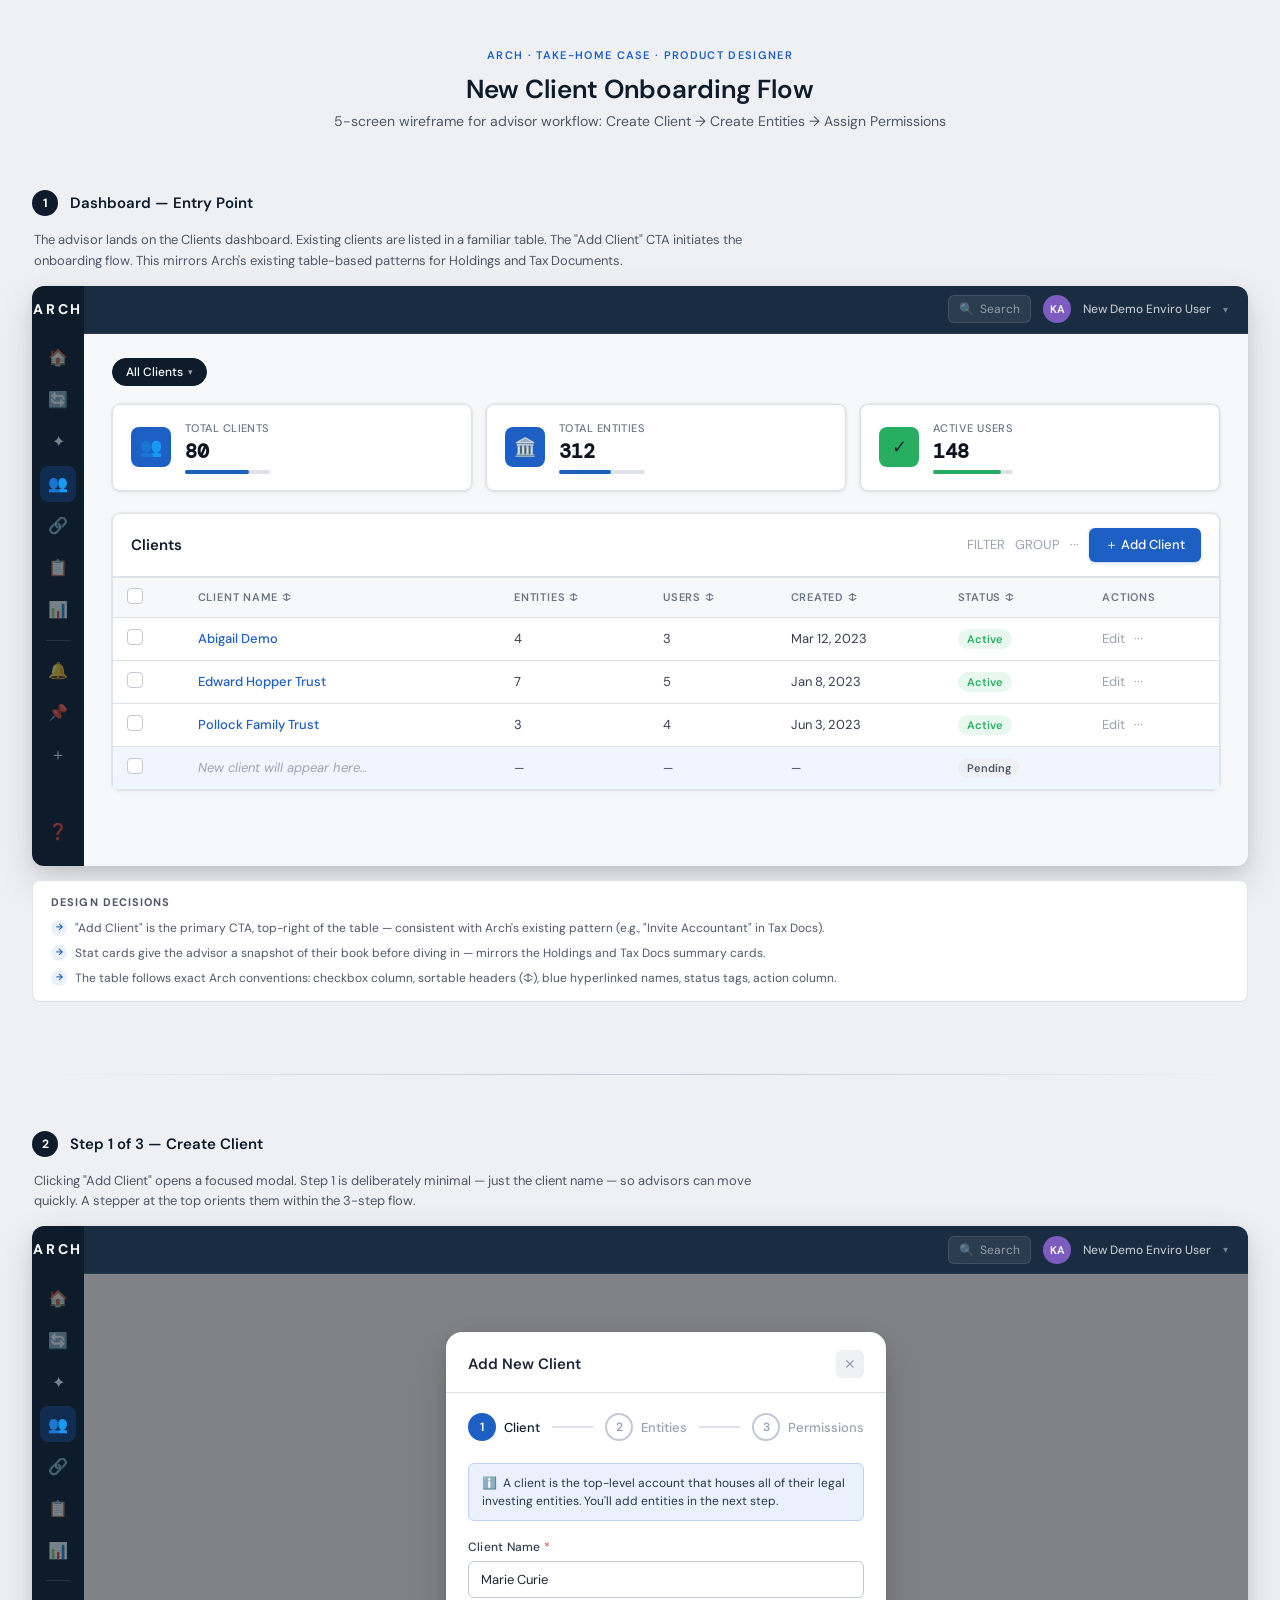
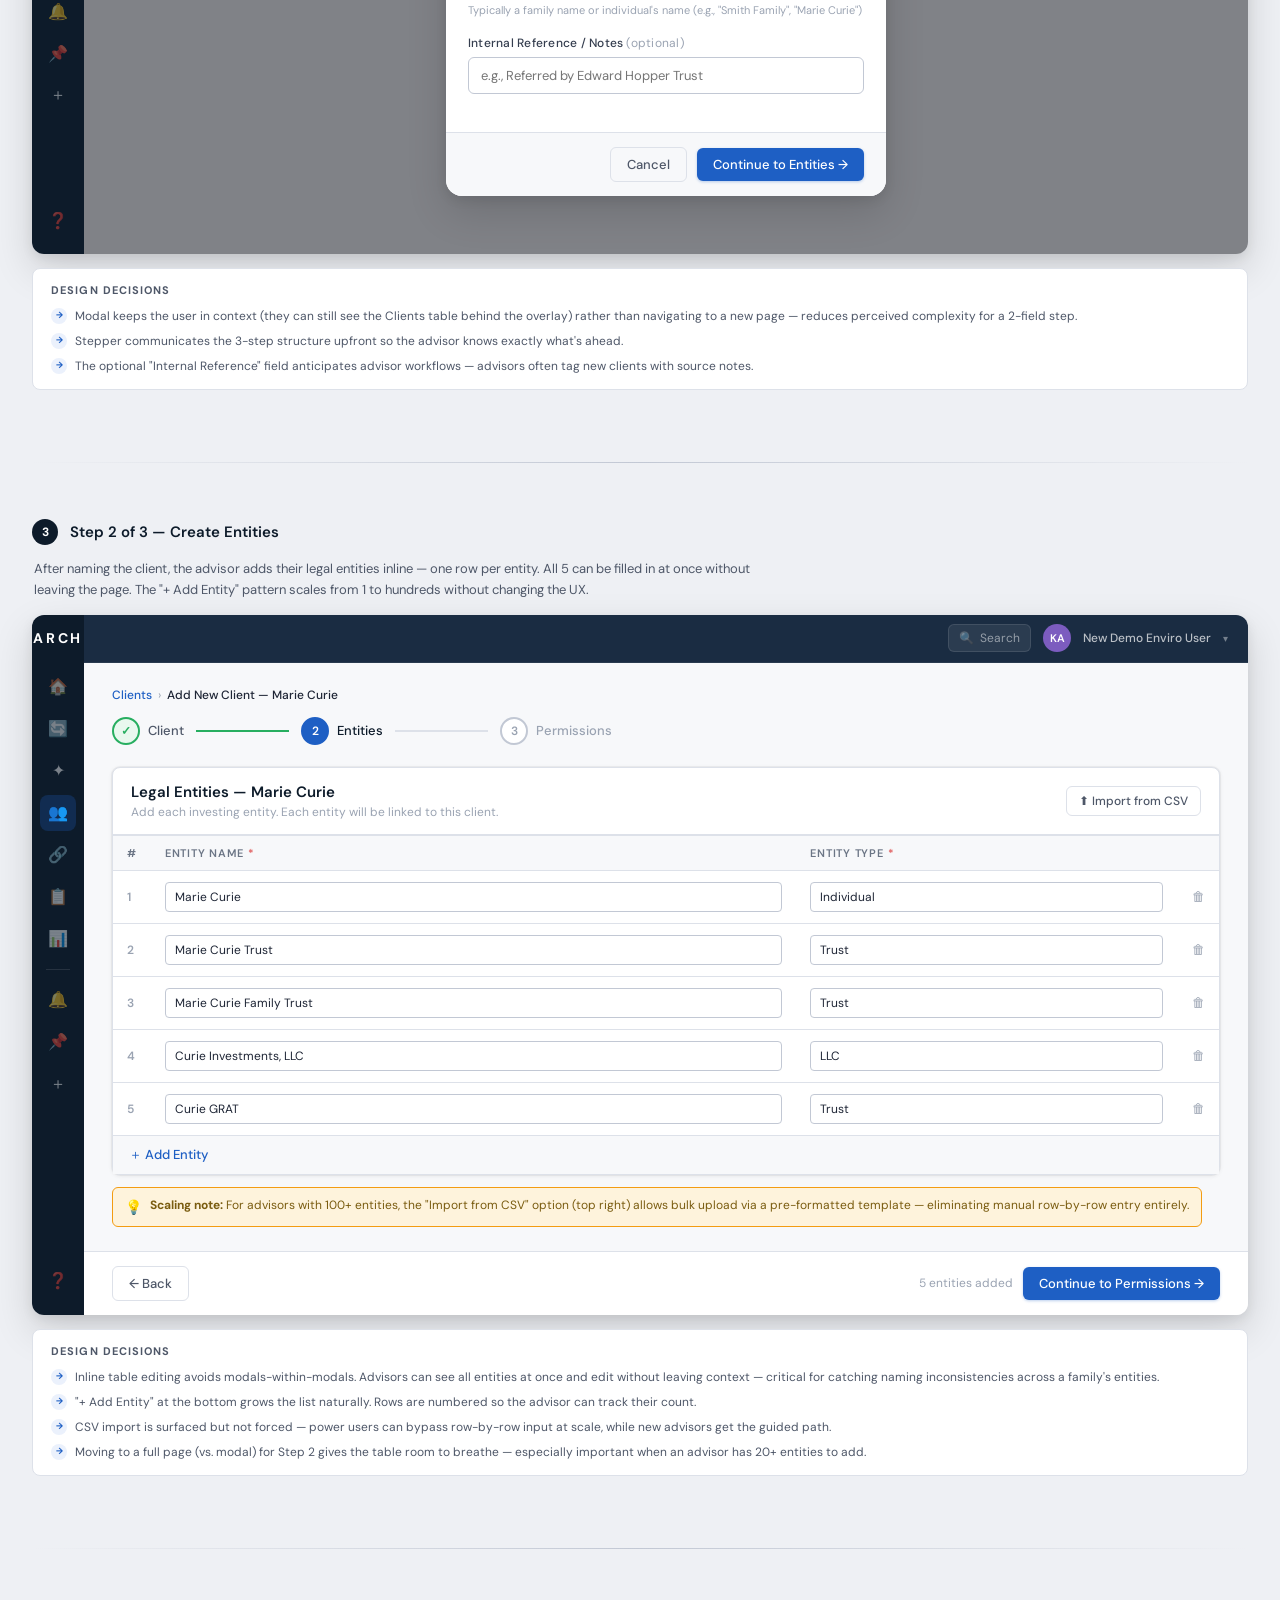
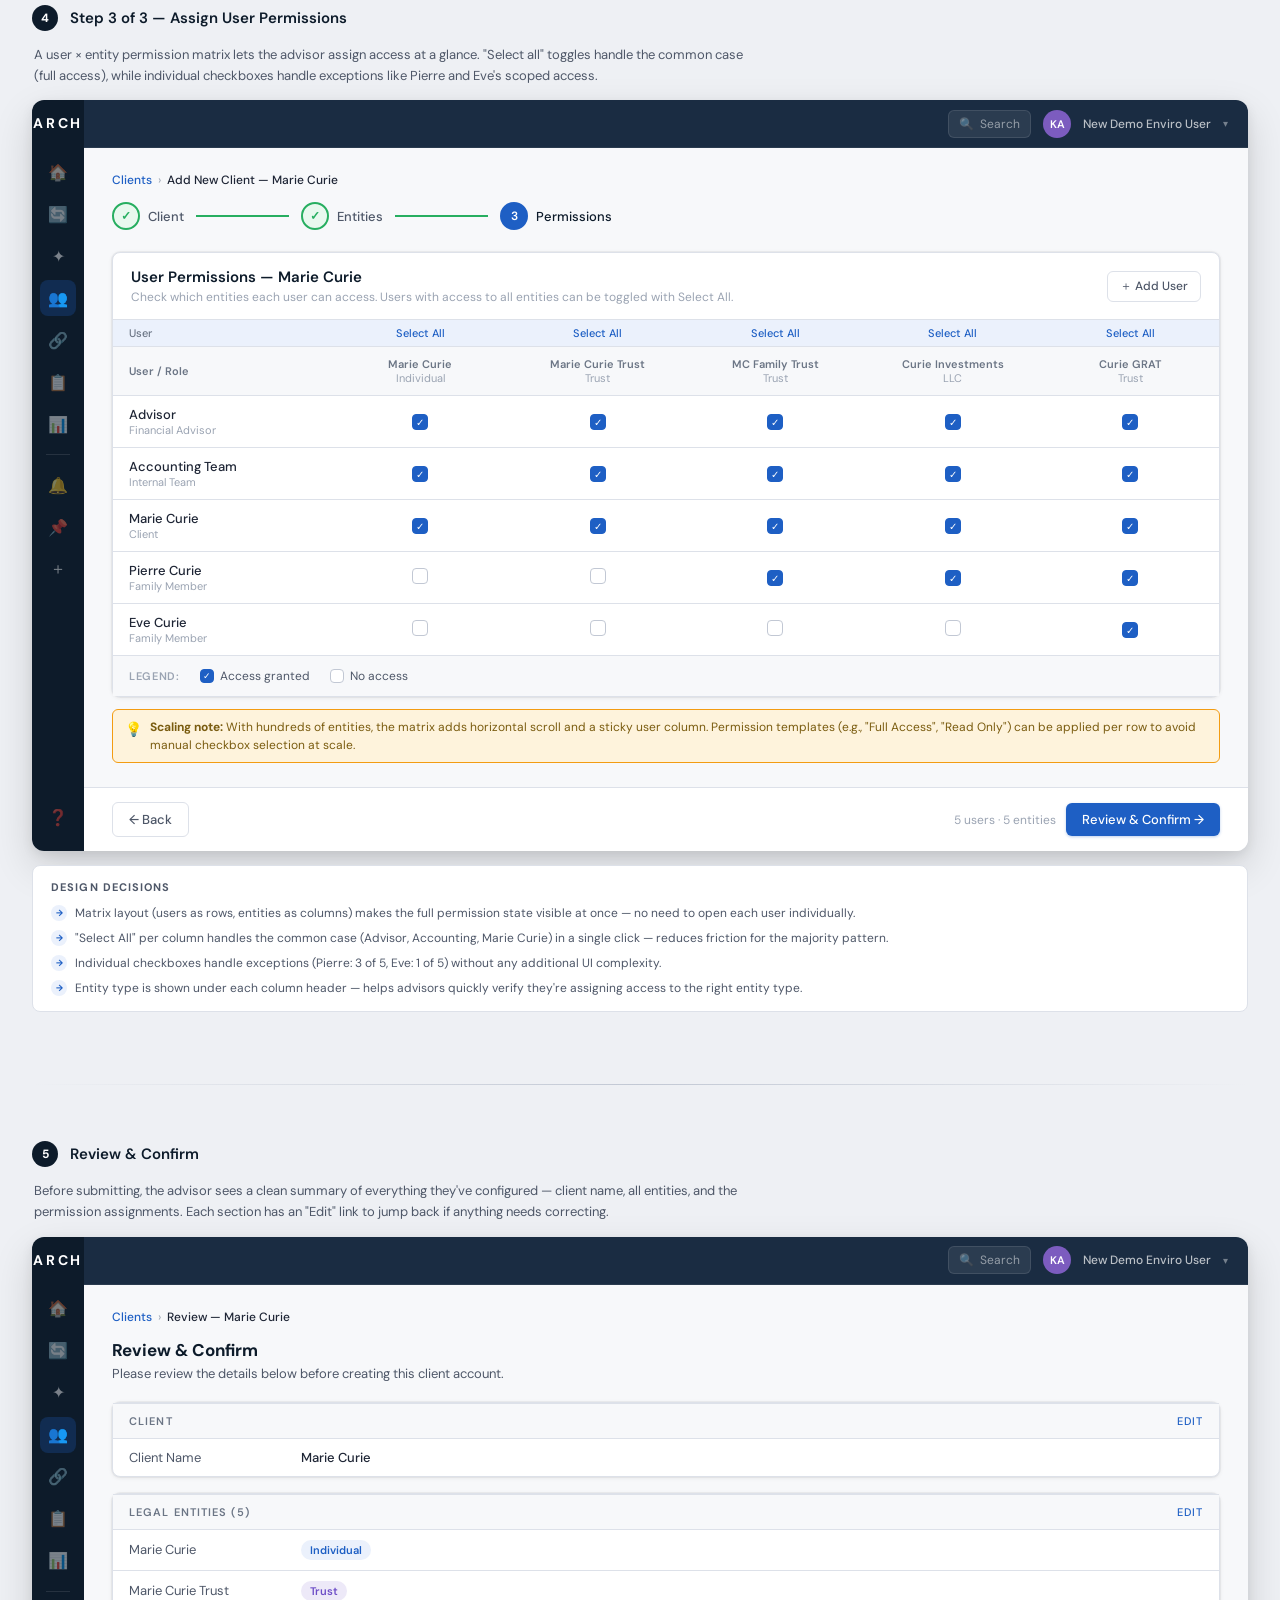
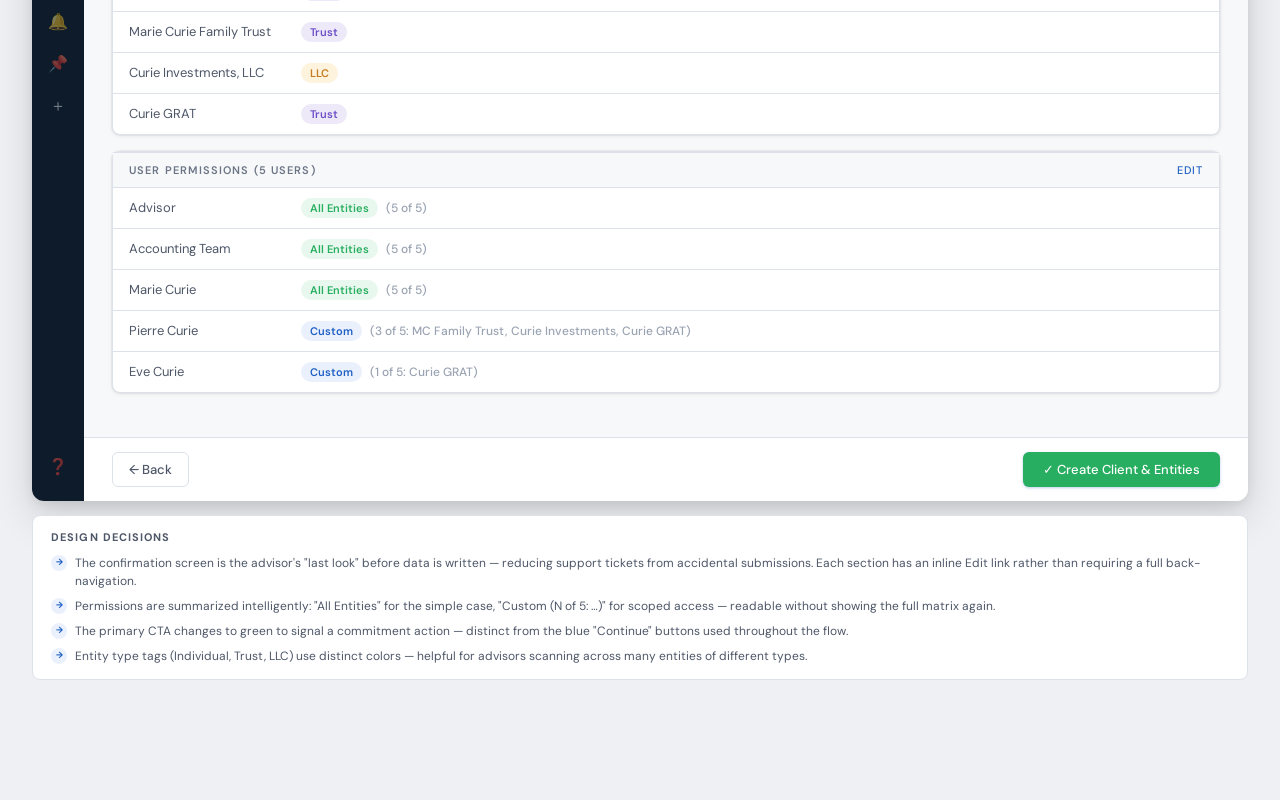
<file: arch-new-client/index.html>
<!DOCTYPE html>
<html lang="en">
<head>
<meta charset="UTF-8">
<meta name="viewport" content="width=device-width, initial-scale=1.0">
<title>Arch – New Client Onboarding Flow</title>
<link href="https://fonts.googleapis.com/css2?family=DM+Sans:ital,opsz,wght@0,9..40,300;0,9..40,400;0,9..40,500;0,9..40,600;0,9..40,700;1,9..40,300;1,9..40,400&family=DM+Mono:wght@300;400;500&display=swap" rel="stylesheet">
<style>
*, *::before, *::after { box-sizing: border-box; margin: 0; padding: 0; }

:root {
  /* ── ARCH DESIGN SYSTEM TOKENS ── */
  --color-navy-900: #0D1B2A;
  --color-navy-800: #1A2C42;
  --color-navy-700: #243650;
  --color-navy-600: #2E4560;

  --color-blue-primary: #1E5FC4;
  --color-blue-hover:   #1750A8;
  --color-blue-light:   #EBF1FC;
  --color-blue-medium:  #BDD0F5;

  --color-teal-accent:  #00C2BD;

  --color-green-success: #27AE60;
  --color-green-light:   #E8F8EE;

  --color-amber-warning: #F39C12;
  --color-amber-light:   #FEF3DC;

  --color-red-danger:  #E74C3C;
  --color-red-light:   #FDECEA;

  --color-gray-50:  #F7F8FA;
  --color-gray-100: #EEF0F4;
  --color-gray-200: #DDE1E9;
  --color-gray-300: #C2C8D4;
  --color-gray-400: #9AA3B2;
  --color-gray-500: #6B7585;
  --color-gray-600: #4E5768;
  --color-gray-700: #353E4F;
  --color-gray-800: #1E2535;
  --color-gray-900: #0F1520;
  --color-white: #FFFFFF;

  --font-sans: 'DM Sans', sans-serif;
  --font-mono: 'DM Mono', monospace;

  --radius-sm:   4px;
  --radius-md:   6px;
  --radius-lg:   8px;
  --radius-xl:   12px;
  --radius-2xl:  16px;
  --radius-full: 9999px;

  --shadow-xs: 0 1px 2px rgba(0,0,0,0.06);
  --shadow-sm: 0 1px 4px rgba(0,0,0,0.08), 0 0 0 1px rgba(0,0,0,0.04);
  --shadow-md: 0 4px 12px rgba(0,0,0,0.10), 0 1px 3px rgba(0,0,0,0.06);
  --shadow-lg: 0 8px 24px rgba(0,0,0,0.12), 0 2px 6px rgba(0,0,0,0.06);
  --shadow-xl: 0 16px 40px rgba(0,0,0,0.14), 0 4px 12px rgba(0,0,0,0.08);

  /* ── BACKWARD-COMPATIBLE ALIASES ── */
  --navy:        var(--color-navy-900);
  --navy-dark:   var(--color-navy-900);
  --navy-mid:    var(--color-navy-800);
  --sidebar-bg:  var(--color-navy-900);
  --main-bg:     var(--color-gray-50);
  --white:       var(--color-white);
  --blue:        var(--color-blue-primary);
  --blue-dark:   var(--color-blue-hover);
  --blue-light:  var(--color-blue-light);
  --text-dark:   var(--color-gray-800);
  --text-mid:    var(--color-gray-600);
  --text-light:  var(--color-gray-400);
  --border:      var(--color-gray-200);
  --border-dark: var(--color-gray-300);
  --green:       var(--color-green-success);
  --tag-bg:      var(--color-blue-light);
  --tag-text:    var(--color-blue-primary);
  --font:        var(--font-sans);
  --shadow:      var(--shadow-sm);
}

body {
  font-family: var(--font-sans);
  background: var(--color-gray-100);
  color: var(--color-gray-800);
  padding: 48px 32px;
}

/* ── DOC HEADER ── */
.doc-header {
  text-align: center;
  margin-bottom: 60px;
}
.doc-header .eyebrow {
  font-size: 11px;
  font-weight: 600;
  letter-spacing: 0.12em;
  text-transform: uppercase;
  color: var(--blue);
  margin-bottom: 10px;
}
.doc-header h1 {
  font-size: 26px;
  font-weight: 600;
  color: var(--navy);
  margin-bottom: 6px;
}
.doc-header p {
  font-size: 14px;
  color: var(--text-mid);
}

/* ── SCREEN WRAPPER ── */
.screen-block {
  margin-bottom: 72px;
}
.screen-meta {
  display: flex;
  align-items: center;
  gap: 12px;
  margin-bottom: 14px;
}
.screen-tag {
  font-size: 11px;
  font-weight: 600;
  letter-spacing: 0.1em;
  text-transform: uppercase;
  color: var(--blue);
  background: var(--blue-light);
  padding: 4px 10px;
  border-radius: 20px;
}
.screen-title {
  font-size: 15px;
  font-weight: 600;
  color: var(--navy);
}
.screen-desc {
  font-size: 13px;
  color: var(--text-mid);
  margin-left: 2px;
  margin-bottom: 14px;
  line-height: 1.6;
  max-width: 720px;
}

/* ── APP SHELL ── */
.app-shell {
  display: flex;
  border-radius: var(--radius-xl);
  overflow: hidden;
  box-shadow: var(--shadow-xl);
  background: var(--color-gray-50);
  min-height: 580px;
}

/* ── SIDEBAR ── */
.sidebar {
  width: 52px;
  background: var(--sidebar-bg);
  display: flex;
  flex-direction: column;
  align-items: center;
  padding: 16px 0;
  gap: 6px;
  flex-shrink: 0;
}
.sidebar-logo {
  font-size: 10px;
  font-weight: 700;
  color: white;
  letter-spacing: 0.12em;
  margin-bottom: 18px;
  text-align: center;
  line-height: 1;
  padding: 0 4px;
}
.sidebar-logo span {
  display: block;
  font-size: 14px;
  letter-spacing: 0.2em;
}
.sb-icon {
  width: 36px;
  height: 36px;
  border-radius: 8px;
  display: flex;
  align-items: center;
  justify-content: center;
  color: rgba(255,255,255,0.45);
  cursor: pointer;
  transition: background 0.15s;
  font-size: 16px;
}
.sb-icon:hover, .sb-icon.active {
  background: rgba(255,255,255,0.1);
  color: white;
}
.sb-icon.active { background: rgba(30,95,196,0.25); color: var(--color-blue-primary); }
.sb-divider { width: 24px; height: 1px; background: rgba(255,255,255,0.1); margin: 6px 0; }
.sb-bottom { margin-top: auto; }

/* ── MAIN CONTENT ── */
.main {
  flex: 1;
  display: flex;
  flex-direction: column;
  overflow: hidden;
}

/* ── TOP NAV ── */
.topnav {
  background: var(--color-navy-800);
  height: 48px;
  display: flex;
  align-items: center;
  padding: 0 20px;
  gap: 12px;
  border-bottom: 1px solid rgba(255,255,255,0.07);
}
.topnav-spacer { flex: 1; }
.topnav-search {
  display: flex;
  align-items: center;
  gap: 6px;
  background: rgba(255,255,255,0.08);
  border: 1px solid rgba(255,255,255,0.1);
  border-radius: var(--radius-md);
  padding: 5px 10px;
  font-size: 12px;
  color: rgba(255,255,255,0.5);
  cursor: pointer;
}
.topnav-avatar {
  width: 28px; height: 28px;
  border-radius: 50%;
  background: #7c5cbf;
  display: flex; align-items: center; justify-content: center;
  font-size: 11px; font-weight: 600; color: white;
}
.topnav-user {
  font-size: 12px;
  color: rgba(255,255,255,0.7);
  font-weight: 500;
}
.topnav-chevron { color: rgba(255,255,255,0.4); font-size: 10px; }

/* ── PAGE CONTENT ── */
.page-content {
  flex: 1;
  padding: 24px 28px;
  overflow-y: auto;
  background: var(--main-bg);
}

/* ── PAGE HEADER ROW ── */
.page-header-row {
  display: flex;
  align-items: center;
  justify-content: space-between;
  margin-bottom: 20px;
}
.page-title {
  font-size: 18px;
  font-weight: 600;
  color: var(--navy);
}
.page-subtitle {
  font-size: 13px;
  color: var(--text-mid);
  margin-top: 2px;
}

/* ── BUTTONS ── */
.btn {
  display: inline-flex;
  align-items: center;
  gap: 6px;
  padding: 8px 16px;
  border-radius: var(--radius-md);
  font-size: 13px;
  font-weight: 500;
  cursor: pointer;
  border: none;
  font-family: var(--font-sans);
  transition: all 0.15s;
}
.btn-primary {
  background: var(--color-blue-primary);
  color: white;
  box-shadow: 0 1px 3px rgba(30,95,196,0.3);
}
.btn-primary:hover { background: var(--color-blue-hover); box-shadow: 0 2px 6px rgba(30,95,196,0.4); }
.btn-secondary {
  background: white;
  color: var(--color-gray-700);
  border: 1px solid var(--color-gray-300);
  box-shadow: var(--shadow-xs);
}
.btn-secondary:hover { background: var(--color-gray-50); border-color: var(--color-gray-300); }
.btn-ghost {
  background: transparent;
  color: var(--color-gray-600);
  border: 1px solid var(--color-gray-200);
}
.btn-ghost:hover { background: var(--color-gray-100); color: var(--color-gray-800); }
.btn-sm { padding: 6px 12px; font-size: 12px; }
.btn-link {
  background: none; border: none;
  color: var(--color-blue-primary);
  font-size: 13px;
  font-weight: 500;
  cursor: pointer;
  padding: 0;
  display: inline-flex;
  align-items: center;
  gap: 4px;
}

/* ── CARD ── */
.card {
  background: white;
  border-radius: var(--radius-lg);
  border: 1px solid var(--color-gray-200);
  box-shadow: var(--shadow-sm);
}

/* ── STEPPER ── */
.stepper {
  display: flex;
  align-items: center;
  margin-bottom: 24px;
}
.step {
  display: flex;
  align-items: center;
  gap: 8px;
  font-size: 13px;
  font-weight: 500;
  color: var(--text-light);
  position: relative;
}
.step-circle {
  width: 28px;
  height: 28px;
  border-radius: 50%;
  background: white;
  border: 2px solid var(--border-dark);
  display: flex;
  align-items: center;
  justify-content: center;
  font-size: 12px;
  font-weight: 600;
  color: var(--text-light);
  flex-shrink: 0;
}
.step.active .step-circle {
  background: var(--color-blue-primary);
  border-color: var(--color-blue-primary);
  color: white;
}
.step.done .step-circle {
  background: var(--color-green-light);
  border-color: var(--color-green-success);
  color: var(--color-green-success);
}
.step.active { color: var(--navy); }
.step.done { color: var(--text-mid); }
.step-connector {
  flex: 1;
  height: 2px;
  background: var(--border);
  margin: 0 12px;
}
.step-connector.done { background: var(--green); }

/* ── FORM ELEMENTS ── */
.form-group {
  margin-bottom: 18px;
}
.form-label {
  display: block;
  font-size: 12px;
  font-weight: 500;
  color: var(--color-gray-700);
  margin-bottom: 6px;
  letter-spacing: 0.02em;
}
.form-input {
  width: 100%;
  padding: 9px 12px;
  border: 1px solid var(--color-gray-300);
  border-radius: var(--radius-md);
  font-size: 13px;
  font-family: var(--font-sans);
  color: var(--color-gray-800);
  background: white;
  outline: none;
  transition: border-color 0.15s;
}
.form-input:focus {
  border-color: var(--color-blue-primary);
  box-shadow: 0 0 0 3px rgba(30,95,196,0.12);
}
.form-input.filled { border-color: var(--color-gray-300); color: var(--color-gray-800); }
.form-select {
  width: 100%;
  padding: 9px 12px;
  border: 1px solid var(--color-gray-300);
  border-radius: var(--radius-md);
  font-size: 13px;
  font-family: var(--font-sans);
  color: var(--color-gray-800);
  background: white url("data:image/svg+xml,%3Csvg width='10' height='6' viewBox='0 0 10 6' fill='none' xmlns='http://www.w3.org/2000/svg'%3E%3Cpath d='M1 1l4 4 4-4' stroke='%239AA3B2' stroke-width='1.5' stroke-linecap='round' stroke-linejoin='round'/%3E%3C/svg%3E") no-repeat right 12px center;
  appearance: none;
  outline: none;
  cursor: pointer;
}
.form-hint {
  font-size: 11px;
  color: var(--color-gray-400);
  margin-top: 5px;
}

/* ── TABLE ── */
.tbl {
  width: 100%;
  border-collapse: collapse;
  font-size: 13px;
}
.tbl th {
  text-align: left;
  font-size: 11px;
  font-weight: 600;
  text-transform: uppercase;
  letter-spacing: 0.07em;
  color: var(--color-gray-500);
  padding: 10px 14px;
  background: var(--color-gray-50);
  border-bottom: 1px solid var(--color-gray-200);
  border-top: 1px solid var(--color-gray-200);
  white-space: nowrap;
}
.tbl td {
  padding: 11px 14px;
  border-bottom: 1px solid var(--color-gray-200);
  color: var(--color-gray-700);
  vertical-align: middle;
}
.tbl tr:last-child td { border-bottom: none; }
.tbl tr:hover td { background: var(--color-gray-50); }
.tbl-actions { display: flex; align-items: center; gap: 8px; }

/* ── TAG / BADGE ── */
.tag {
  display: inline-flex;
  align-items: center;
  padding: 3px 9px;
  border-radius: 20px;
  font-size: 11px;
  font-weight: 600;
}
.tag-blue { background: var(--color-blue-light); color: var(--color-blue-primary); }
.tag-green { background: var(--color-green-light); color: var(--color-green-success); }
.tag-purple { background: #ede9f8; color: #6d4ec7; }
.tag-gray { background: var(--color-gray-100); color: var(--color-gray-600); }
.tag-orange { background: var(--color-amber-light); color: #c47d20; }

/* ── PILL FILTER ── */
.filter-row {
  display: flex;
  align-items: center;
  gap: 8px;
  margin-bottom: 18px;
  flex-wrap: wrap;
}
.pill {
  padding: 5px 13px;
  border-radius: 20px;
  font-size: 12px;
  font-weight: 500;
  cursor: pointer;
  border: 1px solid var(--color-gray-300);
  background: white;
  color: var(--color-gray-600);
  display: inline-flex;
  align-items: center;
  gap: 5px;
}
.pill.active {
  background: var(--color-navy-900);
  color: white;
  border-color: var(--color-navy-900);
}
.pill-chevron { font-size: 9px; color: inherit; opacity: 0.6; }

/* ── CHECKBOX ── */
.cb-cell { text-align: center; }
.arch-cb {
  width: 16px; height: 16px;
  border-radius: var(--radius-sm);
  border: 1.5px solid var(--color-gray-300);
  display: inline-flex;
  align-items: center;
  justify-content: center;
  background: white;
  cursor: pointer;
  flex-shrink: 0;
}
.arch-cb.checked {
  background: var(--color-blue-primary);
  border-color: var(--color-blue-primary);
  color: white;
  font-size: 10px;
}
.arch-cb.partial {
  background: var(--color-blue-light);
  border-color: var(--color-blue-primary);
  color: var(--color-blue-primary);
  font-size: 10px;
}

/* ── ENTITY ROW ── */
.entity-row {
  display: grid;
  grid-template-columns: 1fr 1fr auto;
  gap: 12px;
  align-items: center;
  padding: 12px 16px;
  border-bottom: 1px solid var(--color-gray-200);
  background: white;
}
.entity-row:last-of-type { border-bottom: none; }
.entity-row:hover { background: var(--color-gray-50); }
.entity-num {
  font-size: 11px;
  font-weight: 600;
  color: var(--color-gray-400);
  width: 20px;
}
.entity-row-inner {
  display: grid;
  grid-template-columns: 20px 1fr 1fr auto;
  gap: 12px;
  align-items: center;
}

/* ── STAT CARDS ── */
.stat-cards {
  display: grid;
  grid-template-columns: repeat(3, 1fr);
  gap: 14px;
  margin-bottom: 22px;
}
.stat-card {
  background: white;
  border-radius: var(--radius-lg);
  border: 1px solid var(--color-gray-200);
  padding: 16px 18px;
  display: flex;
  align-items: center;
  gap: 14px;
  box-shadow: var(--shadow-sm);
}
.stat-icon {
  width: 40px; height: 40px;
  border-radius: var(--radius-lg);
  background: var(--color-blue-primary);
  display: flex; align-items: center; justify-content: center;
  font-size: 18px;
  flex-shrink: 0;
}
.stat-label { font-size: 11px; color: var(--color-gray-500); font-weight: 500; margin-bottom: 3px; letter-spacing: 0.04em; text-transform: uppercase; }
.stat-value { font-size: 20px; font-weight: 700; color: var(--color-gray-900); font-family: var(--font-mono); font-variant-numeric: tabular-nums; }

/* ── PROGRESS BARS ── */
.progress-bar-bg {
  height: 4px;
  background: var(--color-gray-200);
  border-radius: var(--radius-full);
  margin-top: 6px;
}
.progress-bar-fill {
  height: 100%;
  border-radius: var(--radius-full);
  background: var(--color-blue-primary);
}

/* ── SECTION DIVIDER ── */
.section-divider {
  display: flex;
  align-items: center;
  gap: 12px;
  margin: 28px 0 20px;
}
.section-divider-line {
  flex: 1; height: 1px; background: var(--border);
}
.section-divider-label {
  font-size: 11px;
  font-weight: 600;
  text-transform: uppercase;
  letter-spacing: 0.1em;
  color: var(--text-light);
}

/* ── PERMISSIONS MATRIX ── */
.perm-table { width: 100%; border-collapse: collapse; font-size: 12px; }
.perm-table th {
  text-align: center;
  font-size: 11px;
  font-weight: 600;
  color: var(--color-gray-500);
  padding: 10px 8px;
  background: var(--color-gray-50);
  border-bottom: 1px solid var(--color-gray-200);
  border-top: 1px solid var(--color-gray-200);
}
.perm-table th.user-col {
  text-align: left;
  padding-left: 16px;
  min-width: 160px;
}
.perm-table th.entity-col { min-width: 130px; }
.perm-table td {
  padding: 10px 8px;
  border-bottom: 1px solid var(--color-gray-200);
  text-align: center;
  vertical-align: middle;
}
.perm-table td.user-info { text-align: left; padding-left: 16px; }
.perm-table tr:hover td { background: var(--color-gray-50); }
.perm-table tr:last-child td { border-bottom: none; }
.user-name { font-size: 13px; font-weight: 500; color: var(--color-gray-800); }
.user-role { font-size: 11px; color: var(--color-gray-400); }
.select-all-row th {
  padding: 6px 8px;
  background: var(--color-blue-light);
  border-top: none;
}
.select-all-row th.sac { font-size: 11px; color: var(--color-blue-primary); font-weight: 500; text-align: center; cursor: pointer; }
.select-all-row th.sal { text-align: left; padding-left: 16px; font-size: 11px; color: var(--color-gray-500); font-weight: 500; }

/* ── SUMMARY REVIEW ── */
.review-section { margin-bottom: 20px; }
.review-section-title {
  font-size: 11px;
  font-weight: 600;
  text-transform: uppercase;
  letter-spacing: 0.1em;
  color: var(--color-gray-500);
  padding: 10px 16px;
  background: var(--color-gray-50);
  border-bottom: 1px solid var(--color-gray-200);
  border-top: 1px solid var(--color-gray-200);
}
.review-row {
  display: flex;
  align-items: center;
  padding: 10px 16px;
  border-bottom: 1px solid var(--color-gray-200);
  gap: 12px;
  font-size: 13px;
}
.review-row:last-child { border-bottom: none; }
.review-key { color: var(--color-gray-600); width: 160px; flex-shrink: 0; }
.review-val { color: var(--color-gray-800); font-weight: 500; }

/* ── SUCCESS SCREEN ── */
.success-hero {
  display: flex;
  flex-direction: column;
  align-items: center;
  justify-content: center;
  padding: 40px 24px 24px;
  text-align: center;
}
.success-icon {
  width: 64px; height: 64px;
  border-radius: 50%;
  background: var(--color-green-light);
  display: flex; align-items: center; justify-content: center;
  font-size: 28px;
  margin-bottom: 16px;
}
.success-title { font-size: 20px; font-weight: 700; color: var(--color-navy-900); margin-bottom: 6px; }
.success-sub { font-size: 14px; color: var(--color-gray-600); max-width: 380px; line-height: 1.6; }

/* ── ACTION BAR ── */
.action-bar {
  background: white;
  border-top: 1px solid var(--border);
  padding: 14px 28px;
  display: flex;
  align-items: center;
  justify-content: space-between;
}
.action-bar-left { display: flex; align-items: center; gap: 10px; }
.action-bar-right { display: flex; align-items: center; gap: 10px; }

/* ── ADD ROW BUTTON ── */
.add-row-btn {
  display: inline-flex;
  align-items: center;
  gap: 6px;
  font-size: 13px;
  font-weight: 500;
  color: var(--color-blue-primary);
  cursor: pointer;
  padding: 10px 16px;
  border-top: 1px solid var(--color-gray-200);
  width: 100%;
  background: var(--color-gray-50);
}
.add-row-btn:hover { background: var(--color-blue-light); }

/* ── INLINE INPUT (in table) ── */
.tbl-input {
  width: 100%;
  padding: 6px 9px;
  border: 1px solid var(--color-gray-300);
  border-radius: var(--radius-sm);
  font-size: 12px;
  font-family: var(--font-sans);
  color: var(--color-gray-800);
  background: white;
  outline: none;
}
.tbl-input:focus { border-color: var(--color-blue-primary); }
.tbl-select {
  width: 100%;
  padding: 6px 9px;
  border: 1px solid var(--color-gray-300);
  border-radius: var(--radius-sm);
  font-size: 12px;
  font-family: var(--font-sans);
  color: var(--color-gray-800);
  background: white;
  appearance: none;
  outline: none;
}

/* ── ANNOTATION ── */
.annotation {
  display: inline-flex;
  align-items: flex-start;
  gap: 8px;
  background: var(--color-amber-light);
  border: 1px solid var(--color-amber-warning);
  border-radius: var(--radius-md);
  padding: 8px 12px;
  font-size: 12px;
  color: #7a5c10;
  line-height: 1.5;
  margin-top: 10px;
}
.annotation-icon { font-size: 14px; flex-shrink: 0; margin-top: 1px; }

/* ── EMPTY STATE ── */
.empty-dash { color: var(--text-light); font-size: 12px; }

/* ── BREADCRUMB ── */
.breadcrumb {
  display: flex; align-items: center; gap: 6px;
  font-size: 12px; color: var(--text-light);
  margin-bottom: 14px;
}
.breadcrumb a { color: var(--blue); text-decoration: none; font-weight: 500; }
.breadcrumb-sep { color: var(--text-light); }
.breadcrumb-current { color: var(--text-dark); font-weight: 500; }

/* ── MODAL OVERLAY ── */
.modal-overlay {
  position: relative;
  background: rgba(10,14,23,0.5);
  display: flex;
  align-items: center;
  justify-content: center;
  padding: 40px;
  min-height: 580px;
}
.modal-box {
  background: white;
  border-radius: var(--radius-2xl);
  box-shadow: var(--shadow-xl);
  width: 100%;
  max-width: 440px;
  overflow: hidden;
}
.modal-header {
  padding: 18px 22px 14px;
  border-bottom: 1px solid var(--color-gray-200);
  display: flex;
  align-items: center;
  justify-content: space-between;
}
.modal-title { font-size: 15px; font-weight: 600; color: var(--color-gray-800); }
.modal-close {
  width: 28px; height: 28px;
  border-radius: var(--radius-md);
  display: flex; align-items: center; justify-content: center;
  cursor: pointer;
  color: var(--color-gray-400);
  background: var(--color-gray-100);
  font-size: 14px;
  border: none;
  transition: all 0.15s;
}
.modal-close:hover { background: var(--color-gray-200); color: var(--color-gray-700); }
.modal-body { padding: 20px 22px; }
.modal-footer {
  padding: 14px 22px;
  border-top: 1px solid var(--color-gray-200);
  display: flex;
  align-items: center;
  justify-content: flex-end;
  gap: 10px;
  background: var(--color-gray-50);
}

/* ── INLINE ALERT ── */
.inline-info {
  background: var(--color-blue-light);
  border: 1px solid var(--color-blue-medium);
  border-radius: var(--radius-md);
  padding: 10px 13px;
  font-size: 12px;
  color: var(--color-navy-700);
  display: flex;
  align-items: flex-start;
  gap: 8px;
  margin-bottom: 18px;
  line-height: 1.5;
}

/* ── TOOLTIP-LIKE ── */
.context-note {
  font-size: 11px;
  color: var(--text-light);
  font-style: italic;
  margin-top: 3px;
}

/* ── SCREEN NUMBERS ── */
.screen-number {
  width: 26px; height: 26px;
  border-radius: 50%;
  background: var(--navy);
  color: white;
  font-size: 12px;
  font-weight: 700;
  display: flex; align-items: center; justify-content: center;
  flex-shrink: 0;
}

/* ── SEPARATOR ── */
.doc-sep {
  height: 1px;
  background: linear-gradient(90deg, transparent, var(--color-gray-300), transparent);
  margin: 56px 0;
}

/* ── ANNOTATIONS BLOCK ── */
.design-notes {
  margin-top: 14px;
  background: white;
  border: 1px solid var(--color-gray-200);
  border-radius: var(--radius-lg);
  padding: 14px 18px;
}
.design-notes-title {
  font-size: 11px;
  font-weight: 700;
  text-transform: uppercase;
  letter-spacing: 0.1em;
  color: var(--color-gray-600);
  margin-bottom: 10px;
}
.design-note-item {
  display: flex;
  align-items: flex-start;
  gap: 8px;
  font-size: 12px;
  color: var(--color-gray-600);
  margin-bottom: 7px;
  line-height: 1.5;
}
.design-note-item:last-child { margin-bottom: 0; }
.dn-bullet {
  width: 16px; height: 16px;
  border-radius: 50%;
  background: var(--blue-light);
  color: var(--blue);
  font-size: 9px;
  font-weight: 700;
  display: flex; align-items: center; justify-content: center;
  flex-shrink: 0;
  margin-top: 1px;
}

/* ── ICON HELPERS ── */
.icon { display: inline-block; }
</style>
</head>
<body>

<!-- ═══════════════════════════════════════════════════════ -->
<!-- DOC HEADER -->
<!-- ═══════════════════════════════════════════════════════ -->
<div class="doc-header">
  <div class="eyebrow">Arch · Take-Home Case · Product Designer</div>
  <h1>New Client Onboarding Flow</h1>
  <p>5-screen wireframe for advisor workflow: Create Client → Create Entities → Assign Permissions</p>
</div>

<!-- ════════════════════════════════ -->
<!-- SCREEN 1 — Dashboard Entry Point -->
<!-- ════════════════════════════════ -->
<div class="screen-block">
  <div class="screen-meta">
    <div class="screen-number">1</div>
    <div>
      <div class="screen-title">Dashboard — Entry Point</div>
    </div>
  </div>
  <div class="screen-desc">The advisor lands on the Clients dashboard. Existing clients are listed in a familiar table. The "Add Client" CTA initiates the onboarding flow. This mirrors Arch's existing table-based patterns for Holdings and Tax Documents.</div>

  <div class="app-shell">
    <!-- SIDEBAR -->
    <div class="sidebar">
      <div class="sidebar-logo"><span>ARCH</span></div>
      <div class="sb-icon">🏠</div>
      <div class="sb-icon">🔄</div>
      <div class="sb-icon">✦</div>
      <div class="sb-icon active">👥</div>
      <div class="sb-icon">🔗</div>
      <div class="sb-icon">📋</div>
      <div class="sb-icon">📊</div>
      <div class="sb-divider"></div>
      <div class="sb-icon">🔔</div>
      <div class="sb-icon">📌</div>
      <div class="sb-icon">＋</div>
      <div class="sb-bottom">
        <div class="sb-icon">❓</div>
      </div>
    </div>

    <!-- MAIN -->
    <div class="main">
      <div class="topnav">
        <div class="topnav-spacer"></div>
        <div class="topnav-search">🔍&nbsp; Search</div>
        <div class="topnav-avatar">KA</div>
        <div class="topnav-user">New Demo Enviro User</div>
        <div class="topnav-chevron">▾</div>
      </div>

      <div class="page-content">
        <!-- Filter row -->
        <div class="filter-row">
          <div class="pill active">All Clients <span class="pill-chevron">▾</span></div>
        </div>

        <!-- Stat cards -->
        <div class="stat-cards">
          <div class="stat-card">
            <div class="stat-icon">👥</div>
            <div>
              <div class="stat-label">Total Clients</div>
              <div class="stat-value">80</div>
              <div class="progress-bar-bg"><div class="progress-bar-fill" style="width:75%"></div></div>
            </div>
          </div>
          <div class="stat-card">
            <div class="stat-icon">🏛️</div>
            <div>
              <div class="stat-label">Total Entities</div>
              <div class="stat-value">312</div>
              <div class="progress-bar-bg"><div class="progress-bar-fill" style="width:60%"></div></div>
            </div>
          </div>
          <div class="stat-card">
            <div class="stat-icon" style="background:var(--color-green-success);">✓</div>
            <div>
              <div class="stat-label">Active Users</div>
              <div class="stat-value">148</div>
              <div class="progress-bar-bg"><div class="progress-bar-fill" style="width:85%; background:var(--color-green-success)"></div></div>
            </div>
          </div>
        </div>

        <!-- Clients table -->
        <div class="card">
          <div style="padding: 14px 18px; display:flex; align-items:center; justify-content:space-between; border-bottom:1px solid var(--border)">
            <div style="font-size:15px;font-weight:600;color:var(--navy)">Clients</div>
            <div style="display:flex;gap:10px;align-items:center">
              <span style="font-size:13px;color:var(--text-light)">FILTER</span>
              <span style="font-size:13px;color:var(--text-light)">GROUP</span>
              <span style="font-size:13px;color:var(--text-light)">···</span>
              <button class="btn btn-primary">＋ Add Client</button>
            </div>
          </div>
          <table class="tbl">
            <thead>
              <tr>
                <th><span class="arch-cb"></span></th>
                <th>Client Name ↕</th>
                <th>Entities ↕</th>
                <th>Users ↕</th>
                <th>Created ↕</th>
                <th>Status ↕</th>
                <th>Actions</th>
              </tr>
            </thead>
            <tbody>
              <tr>
                <td><span class="arch-cb"></span></td>
                <td><a style="color:var(--blue);font-weight:500;text-decoration:none">Abigail Demo</a></td>
                <td>4</td><td>3</td><td>Mar 12, 2023</td>
                <td><span class="tag tag-green">Active</span></td>
                <td><span style="color:var(--text-light);font-size:13px">Edit &nbsp; ···</span></td>
              </tr>
              <tr>
                <td><span class="arch-cb"></span></td>
                <td><a style="color:var(--blue);font-weight:500;text-decoration:none">Edward Hopper Trust</a></td>
                <td>7</td><td>5</td><td>Jan 8, 2023</td>
                <td><span class="tag tag-green">Active</span></td>
                <td><span style="color:var(--text-light);font-size:13px">Edit &nbsp; ···</span></td>
              </tr>
              <tr>
                <td><span class="arch-cb"></span></td>
                <td><a style="color:var(--blue);font-weight:500;text-decoration:none">Pollock Family Trust</a></td>
                <td>3</td><td>4</td><td>Jun 3, 2023</td>
                <td><span class="tag tag-green">Active</span></td>
                <td><span style="color:var(--text-light);font-size:13px">Edit &nbsp; ···</span></td>
              </tr>
              <tr style="background:#f0f6ff">
                <td><span class="arch-cb"></span></td>
                <td style="color:var(--text-light);font-style:italic">New client will appear here…</td>
                <td class="empty-dash">—</td><td class="empty-dash">—</td><td class="empty-dash">—</td>
                <td><span class="tag tag-gray">Pending</span></td>
                <td></td>
              </tr>
            </tbody>
          </table>
        </div>
      </div>
    </div>
  </div>

  <div class="design-notes">
    <div class="design-notes-title">Design Decisions</div>
    <div class="design-note-item"><div class="dn-bullet">→</div>"Add Client" is the primary CTA, top-right of the table — consistent with Arch's existing pattern (e.g., "Invite Accountant" in Tax Docs).</div>
    <div class="design-note-item"><div class="dn-bullet">→</div>Stat cards give the advisor a snapshot of their book before diving in — mirrors the Holdings and Tax Docs summary cards.</div>
    <div class="design-note-item"><div class="dn-bullet">→</div>The table follows exact Arch conventions: checkbox column, sortable headers (↕), blue hyperlinked names, status tags, action column.</div>
  </div>
</div>

<div class="doc-sep"></div>

<!-- ════════════════════════════════ -->
<!-- SCREEN 2 — Create Client Modal -->
<!-- ════════════════════════════════ -->
<div class="screen-block">
  <div class="screen-meta">
    <div class="screen-number">2</div>
    <div>
      <div class="screen-title">Step 1 of 3 — Create Client</div>
    </div>
  </div>
  <div class="screen-desc">Clicking "Add Client" opens a focused modal. Step 1 is deliberately minimal — just the client name — so advisors can move quickly. A stepper at the top orients them within the 3-step flow.</div>

  <div class="app-shell">
    <div class="sidebar">
      <div class="sidebar-logo"><span>ARCH</span></div>
      <div class="sb-icon">🏠</div>
      <div class="sb-icon">🔄</div>
      <div class="sb-icon">✦</div>
      <div class="sb-icon active">👥</div>
      <div class="sb-icon">🔗</div>
      <div class="sb-icon">📋</div>
      <div class="sb-icon">📊</div>
      <div class="sb-divider"></div>
      <div class="sb-icon">🔔</div>
      <div class="sb-icon">📌</div>
      <div class="sb-icon">＋</div>
      <div class="sb-bottom"><div class="sb-icon">❓</div></div>
    </div>
    <div class="main">
      <div class="topnav">
        <div class="topnav-spacer"></div>
        <div class="topnav-search">🔍&nbsp; Search</div>
        <div class="topnav-avatar">KA</div>
        <div class="topnav-user">New Demo Enviro User</div>
        <div class="topnav-chevron">▾</div>
      </div>
      <div class="modal-overlay">
        <div class="modal-box">
          <div class="modal-header">
            <div class="modal-title">Add New Client</div>
            <div class="modal-close">✕</div>
          </div>
          <div class="modal-body">
            <!-- Stepper -->
            <div class="stepper" style="margin-bottom:22px">
              <div class="step active">
                <div class="step-circle">1</div>
                <span>Client</span>
              </div>
              <div class="step-connector"></div>
              <div class="step">
                <div class="step-circle">2</div>
                <span>Entities</span>
              </div>
              <div class="step-connector"></div>
              <div class="step">
                <div class="step-circle">3</div>
                <span>Permissions</span>
              </div>
            </div>

            <div class="inline-info">
              ℹ️&nbsp; A client is the top-level account that houses all of their legal investing entities. You'll add entities in the next step.
            </div>

            <div class="form-group">
              <label class="form-label">Client Name <span style="color:#e05c5c">*</span></label>
              <input class="form-input filled" value="Marie Curie" />
              <div class="form-hint">Typically a family name or individual's name (e.g., "Smith Family", "Marie Curie")</div>
            </div>

            <div class="form-group">
              <label class="form-label">Internal Reference / Notes <span style="color:var(--text-light);font-weight:400">(optional)</span></label>
              <input class="form-input" placeholder="e.g., Referred by Edward Hopper Trust" />
            </div>
          </div>
          <div class="modal-footer">
            <button class="btn btn-ghost">Cancel</button>
            <button class="btn btn-primary">Continue to Entities →</button>
          </div>
        </div>
      </div>
    </div>
  </div>

  <div class="design-notes">
    <div class="design-notes-title">Design Decisions</div>
    <div class="design-note-item"><div class="dn-bullet">→</div>Modal keeps the user in context (they can still see the Clients table behind the overlay) rather than navigating to a new page — reduces perceived complexity for a 2-field step.</div>
    <div class="design-note-item"><div class="dn-bullet">→</div>Stepper communicates the 3-step structure upfront so the advisor knows exactly what's ahead.</div>
    <div class="design-note-item"><div class="dn-bullet">→</div>The optional "Internal Reference" field anticipates advisor workflows — advisors often tag new clients with source notes.</div>
  </div>
</div>

<div class="doc-sep"></div>

<!-- ════════════════════════════════════ -->
<!-- SCREEN 3 — Create Entities (Step 2) -->
<!-- ════════════════════════════════════ -->
<div class="screen-block">
  <div class="screen-meta">
    <div class="screen-number">3</div>
    <div>
      <div class="screen-title">Step 2 of 3 — Create Entities</div>
    </div>
  </div>
  <div class="screen-desc">After naming the client, the advisor adds their legal entities inline — one row per entity. All 5 can be filled in at once without leaving the page. The "+ Add Entity" pattern scales from 1 to hundreds without changing the UX.</div>

  <div class="app-shell" style="min-height:660px">
    <div class="sidebar">
      <div class="sidebar-logo"><span>ARCH</span></div>
      <div class="sb-icon">🏠</div>
      <div class="sb-icon">🔄</div>
      <div class="sb-icon">✦</div>
      <div class="sb-icon active">👥</div>
      <div class="sb-icon">🔗</div>
      <div class="sb-icon">📋</div>
      <div class="sb-icon">📊</div>
      <div class="sb-divider"></div>
      <div class="sb-icon">🔔</div>
      <div class="sb-icon">📌</div>
      <div class="sb-icon">＋</div>
      <div class="sb-bottom"><div class="sb-icon">❓</div></div>
    </div>
    <div class="main">
      <div class="topnav">
        <div class="topnav-spacer"></div>
        <div class="topnav-search">🔍&nbsp; Search</div>
        <div class="topnav-avatar">KA</div>
        <div class="topnav-user">New Demo Enviro User</div>
        <div class="topnav-chevron">▾</div>
      </div>
      <div class="page-content">
        <!-- Breadcrumb -->
        <div class="breadcrumb">
          <a href="#">Clients</a>
          <span class="breadcrumb-sep">›</span>
          <span class="breadcrumb-current">Add New Client — Marie Curie</span>
        </div>

        <!-- Stepper -->
        <div class="stepper" style="max-width:500px;margin-bottom:22px">
          <div class="step done">
            <div class="step-circle">✓</div>
            <span>Client</span>
          </div>
          <div class="step-connector done"></div>
          <div class="step active">
            <div class="step-circle">2</div>
            <span>Entities</span>
          </div>
          <div class="step-connector"></div>
          <div class="step">
            <div class="step-circle">3</div>
            <span>Permissions</span>
          </div>
        </div>

        <div class="card">
          <div style="padding:14px 18px;border-bottom:1px solid var(--border);display:flex;align-items:center;justify-content:space-between">
            <div>
              <div style="font-size:15px;font-weight:600;color:var(--navy)">Legal Entities — Marie Curie</div>
              <div style="font-size:12px;color:var(--text-light);margin-top:2px">Add each investing entity. Each entity will be linked to this client.</div>
            </div>
            <div style="display:flex;gap:10px;align-items:center">
              <button class="btn btn-ghost btn-sm">⬆ Import from CSV</button>
            </div>
          </div>

          <!-- Entity table header -->
          <table class="tbl">
            <thead>
              <tr>
                <th style="width:36px">#</th>
                <th>Entity Name <span style="color:#e05c5c">*</span></th>
                <th>Entity Type <span style="color:#e05c5c">*</span></th>
                <th style="width:42px"></th>
              </tr>
            </thead>
            <tbody>
              <!-- Row 1 -->
              <tr>
                <td style="color:var(--text-light);font-size:12px;font-weight:600">1</td>
                <td><input class="tbl-input" value="Marie Curie" /></td>
                <td>
                  <select class="tbl-select">
                    <option selected>Individual</option>
                    <option>Trust</option>
                    <option>LLC</option>
                    <option>Partnership</option>
                    <option>Other</option>
                  </select>
                </td>
                <td style="text-align:center;color:var(--text-light);cursor:pointer">🗑</td>
              </tr>
              <!-- Row 2 -->
              <tr>
                <td style="color:var(--text-light);font-size:12px;font-weight:600">2</td>
                <td><input class="tbl-input" value="Marie Curie Trust" /></td>
                <td>
                  <select class="tbl-select">
                    <option>Individual</option>
                    <option selected>Trust</option>
                    <option>LLC</option>
                    <option>Partnership</option>
                    <option>Other</option>
                  </select>
                </td>
                <td style="text-align:center;color:var(--text-light);cursor:pointer">🗑</td>
              </tr>
              <!-- Row 3 -->
              <tr>
                <td style="color:var(--text-light);font-size:12px;font-weight:600">3</td>
                <td><input class="tbl-input" value="Marie Curie Family Trust" /></td>
                <td>
                  <select class="tbl-select">
                    <option>Individual</option>
                    <option selected>Trust</option>
                    <option>LLC</option>
                    <option>Partnership</option>
                    <option>Other</option>
                  </select>
                </td>
                <td style="text-align:center;color:var(--text-light);cursor:pointer">🗑</td>
              </tr>
              <!-- Row 4 -->
              <tr>
                <td style="color:var(--text-light);font-size:12px;font-weight:600">4</td>
                <td><input class="tbl-input" value="Curie Investments, LLC" /></td>
                <td>
                  <select class="tbl-select">
                    <option>Individual</option>
                    <option>Trust</option>
                    <option selected>LLC</option>
                    <option>Partnership</option>
                    <option>Other</option>
                  </select>
                </td>
                <td style="text-align:center;color:var(--text-light);cursor:pointer">🗑</td>
              </tr>
              <!-- Row 5 -->
              <tr>
                <td style="color:var(--text-light);font-size:12px;font-weight:600">5</td>
                <td><input class="tbl-input" value="Curie GRAT" /></td>
                <td>
                  <select class="tbl-select">
                    <option>Individual</option>
                    <option selected>Trust</option>
                    <option>LLC</option>
                    <option>Partnership</option>
                    <option>Other</option>
                  </select>
                </td>
                <td style="text-align:center;color:var(--text-light);cursor:pointer">🗑</td>
              </tr>
            </tbody>
          </table>
          <div class="add-row-btn">＋ Add Entity</div>
        </div>

        <div class="annotation" style="margin-top:12px">
          <span class="annotation-icon">💡</span>
          <span><strong>Scaling note:</strong> For advisors with 100+ entities, the "Import from CSV" option (top right) allows bulk upload via a pre-formatted template — eliminating manual row-by-row entry entirely.</span>
        </div>
      </div>
      <div class="action-bar">
        <div class="action-bar-left">
          <button class="btn btn-ghost">← Back</button>
        </div>
        <div class="action-bar-right">
          <span style="font-size:12px;color:var(--text-light)">5 entities added</span>
          <button class="btn btn-primary">Continue to Permissions →</button>
        </div>
      </div>
    </div>
  </div>

  <div class="design-notes">
    <div class="design-notes-title">Design Decisions</div>
    <div class="design-note-item"><div class="dn-bullet">→</div>Inline table editing avoids modals-within-modals. Advisors can see all entities at once and edit without leaving context — critical for catching naming inconsistencies across a family's entities.</div>
    <div class="design-note-item"><div class="dn-bullet">→</div>"+ Add Entity" at the bottom grows the list naturally. Rows are numbered so the advisor can track their count.</div>
    <div class="design-note-item"><div class="dn-bullet">→</div>CSV import is surfaced but not forced — power users can bypass row-by-row input at scale, while new advisors get the guided path.</div>
    <div class="design-note-item"><div class="dn-bullet">→</div>Moving to a full page (vs. modal) for Step 2 gives the table room to breathe — especially important when an advisor has 20+ entities to add.</div>
  </div>
</div>

<div class="doc-sep"></div>

<!-- ════════════════════════════════════════ -->
<!-- SCREEN 4 — Assign Permissions (Step 3) -->
<!-- ════════════════════════════════════════ -->
<div class="screen-block">
  <div class="screen-meta">
    <div class="screen-number">4</div>
    <div>
      <div class="screen-title">Step 3 of 3 — Assign User Permissions</div>
    </div>
  </div>
  <div class="screen-desc">A user × entity permission matrix lets the advisor assign access at a glance. "Select all" toggles handle the common case (full access), while individual checkboxes handle exceptions like Pierre and Eve's scoped access.</div>

  <div class="app-shell" style="min-height:700px">
    <div class="sidebar">
      <div class="sidebar-logo"><span>ARCH</span></div>
      <div class="sb-icon">🏠</div>
      <div class="sb-icon">🔄</div>
      <div class="sb-icon">✦</div>
      <div class="sb-icon active">👥</div>
      <div class="sb-icon">🔗</div>
      <div class="sb-icon">📋</div>
      <div class="sb-icon">📊</div>
      <div class="sb-divider"></div>
      <div class="sb-icon">🔔</div>
      <div class="sb-icon">📌</div>
      <div class="sb-icon">＋</div>
      <div class="sb-bottom"><div class="sb-icon">❓</div></div>
    </div>
    <div class="main">
      <div class="topnav">
        <div class="topnav-spacer"></div>
        <div class="topnav-search">🔍&nbsp; Search</div>
        <div class="topnav-avatar">KA</div>
        <div class="topnav-user">New Demo Enviro User</div>
        <div class="topnav-chevron">▾</div>
      </div>
      <div class="page-content">
        <div class="breadcrumb">
          <a href="#">Clients</a>
          <span class="breadcrumb-sep">›</span>
          <span class="breadcrumb-current">Add New Client — Marie Curie</span>
        </div>

        <div class="stepper" style="max-width:500px;margin-bottom:22px">
          <div class="step done">
            <div class="step-circle">✓</div>
            <span>Client</span>
          </div>
          <div class="step-connector done"></div>
          <div class="step done">
            <div class="step-circle">✓</div>
            <span>Entities</span>
          </div>
          <div class="step-connector done"></div>
          <div class="step active">
            <div class="step-circle">3</div>
            <span>Permissions</span>
          </div>
        </div>

        <div class="card">
          <div style="padding:14px 18px;border-bottom:1px solid var(--border);display:flex;align-items:center;justify-content:space-between">
            <div>
              <div style="font-size:15px;font-weight:600;color:var(--navy)">User Permissions — Marie Curie</div>
              <div style="font-size:12px;color:var(--text-light);margin-top:2px">Check which entities each user can access. Users with access to all entities can be toggled with Select All.</div>
            </div>
            <button class="btn btn-ghost btn-sm">＋ Add User</button>
          </div>

          <table class="perm-table">
            <thead>
              <!-- Select All row -->
              <tr class="select-all-row">
                <th class="sal">User</th>
                <th class="sac">Select All</th>
                <th class="sac">Select All</th>
                <th class="sac">Select All</th>
                <th class="sac">Select All</th>
                <th class="sac">Select All</th>
              </tr>
              <!-- Entity header row -->
              <tr>
                <th class="user-col">User / Role</th>
                <th class="entity-col">Marie Curie<br><span style="font-weight:400;color:var(--text-light)">Individual</span></th>
                <th class="entity-col">Marie Curie Trust<br><span style="font-weight:400;color:var(--text-light)">Trust</span></th>
                <th class="entity-col">MC Family Trust<br><span style="font-weight:400;color:var(--text-light)">Trust</span></th>
                <th class="entity-col">Curie Investments<br><span style="font-weight:400;color:var(--text-light)">LLC</span></th>
                <th class="entity-col">Curie GRAT<br><span style="font-weight:400;color:var(--text-light)">Trust</span></th>
              </tr>
            </thead>
            <tbody>
              <!-- Advisor -->
              <tr>
                <td class="user-info">
                  <div class="user-name">Advisor</div>
                  <div class="user-role">Financial Advisor</div>
                </td>
                <td class="cb-cell"><span class="arch-cb checked">✓</span></td>
                <td class="cb-cell"><span class="arch-cb checked">✓</span></td>
                <td class="cb-cell"><span class="arch-cb checked">✓</span></td>
                <td class="cb-cell"><span class="arch-cb checked">✓</span></td>
                <td class="cb-cell"><span class="arch-cb checked">✓</span></td>
              </tr>
              <!-- Accounting Team -->
              <tr>
                <td class="user-info">
                  <div class="user-name">Accounting Team</div>
                  <div class="user-role">Internal Team</div>
                </td>
                <td class="cb-cell"><span class="arch-cb checked">✓</span></td>
                <td class="cb-cell"><span class="arch-cb checked">✓</span></td>
                <td class="cb-cell"><span class="arch-cb checked">✓</span></td>
                <td class="cb-cell"><span class="arch-cb checked">✓</span></td>
                <td class="cb-cell"><span class="arch-cb checked">✓</span></td>
              </tr>
              <!-- Marie Curie -->
              <tr>
                <td class="user-info">
                  <div class="user-name">Marie Curie</div>
                  <div class="user-role">Client</div>
                </td>
                <td class="cb-cell"><span class="arch-cb checked">✓</span></td>
                <td class="cb-cell"><span class="arch-cb checked">✓</span></td>
                <td class="cb-cell"><span class="arch-cb checked">✓</span></td>
                <td class="cb-cell"><span class="arch-cb checked">✓</span></td>
                <td class="cb-cell"><span class="arch-cb checked">✓</span></td>
              </tr>
              <!-- Pierre Curie -->
              <tr>
                <td class="user-info">
                  <div class="user-name">Pierre Curie</div>
                  <div class="user-role">Family Member</div>
                </td>
                <td class="cb-cell"><span class="arch-cb"></span></td>
                <td class="cb-cell"><span class="arch-cb"></span></td>
                <td class="cb-cell"><span class="arch-cb checked">✓</span></td>
                <td class="cb-cell"><span class="arch-cb checked">✓</span></td>
                <td class="cb-cell"><span class="arch-cb checked">✓</span></td>
              </tr>
              <!-- Eve Curie -->
              <tr>
                <td class="user-info">
                  <div class="user-name">Eve Curie</div>
                  <div class="user-role">Family Member</div>
                </td>
                <td class="cb-cell"><span class="arch-cb"></span></td>
                <td class="cb-cell"><span class="arch-cb"></span></td>
                <td class="cb-cell"><span class="arch-cb"></span></td>
                <td class="cb-cell"><span class="arch-cb"></span></td>
                <td class="cb-cell"><span class="arch-cb checked">✓</span></td>
              </tr>
            </tbody>
          </table>

          <!-- Legend -->
          <div style="padding:12px 16px;background:var(--color-gray-50);border-top:1px solid var(--color-gray-200);display:flex;gap:20px;align-items:center">
            <span style="font-size:11px;color:var(--text-light);font-weight:600;text-transform:uppercase;letter-spacing:.06em">Legend:</span>
            <span style="display:flex;align-items:center;gap:6px;font-size:12px;color:var(--text-mid)"><span class="arch-cb checked" style="width:14px;height:14px;font-size:9px">✓</span> Access granted</span>
            <span style="display:flex;align-items:center;gap:6px;font-size:12px;color:var(--text-mid)"><span class="arch-cb" style="width:14px;height:14px"></span> No access</span>
          </div>
        </div>

        <div class="annotation" style="margin-top:12px">
          <span class="annotation-icon">💡</span>
          <span><strong>Scaling note:</strong> With hundreds of entities, the matrix adds horizontal scroll and a sticky user column. Permission templates (e.g., "Full Access", "Read Only") can be applied per row to avoid manual checkbox selection at scale.</span>
        </div>
      </div>
      <div class="action-bar">
        <div class="action-bar-left">
          <button class="btn btn-ghost">← Back</button>
        </div>
        <div class="action-bar-right">
          <span style="font-size:12px;color:var(--text-light)">5 users · 5 entities</span>
          <button class="btn btn-primary">Review & Confirm →</button>
        </div>
      </div>
    </div>
  </div>

  <div class="design-notes">
    <div class="design-notes-title">Design Decisions</div>
    <div class="design-note-item"><div class="dn-bullet">→</div>Matrix layout (users as rows, entities as columns) makes the full permission state visible at once — no need to open each user individually.</div>
    <div class="design-note-item"><div class="dn-bullet">→</div>"Select All" per column handles the common case (Advisor, Accounting, Marie Curie) in a single click — reduces friction for the majority pattern.</div>
    <div class="design-note-item"><div class="dn-bullet">→</div>Individual checkboxes handle exceptions (Pierre: 3 of 5, Eve: 1 of 5) without any additional UI complexity.</div>
    <div class="design-note-item"><div class="dn-bullet">→</div>Entity type is shown under each column header — helps advisors quickly verify they're assigning access to the right entity type.</div>
  </div>
</div>

<div class="doc-sep"></div>

<!-- ══════════════════════════════════ -->
<!-- SCREEN 5 — Review & Confirmation -->
<!-- ══════════════════════════════════ -->
<div class="screen-block">
  <div class="screen-meta">
    <div class="screen-number">5</div>
    <div>
      <div class="screen-title">Review & Confirm</div>
    </div>
  </div>
  <div class="screen-desc">Before submitting, the advisor sees a clean summary of everything they've configured — client name, all entities, and the permission assignments. Each section has an "Edit" link to jump back if anything needs correcting.</div>

  <div class="app-shell" style="min-height:700px">
    <div class="sidebar">
      <div class="sidebar-logo"><span>ARCH</span></div>
      <div class="sb-icon">🏠</div>
      <div class="sb-icon">🔄</div>
      <div class="sb-icon">✦</div>
      <div class="sb-icon active">👥</div>
      <div class="sb-icon">🔗</div>
      <div class="sb-icon">📋</div>
      <div class="sb-icon">📊</div>
      <div class="sb-divider"></div>
      <div class="sb-icon">🔔</div>
      <div class="sb-icon">📌</div>
      <div class="sb-icon">＋</div>
      <div class="sb-bottom"><div class="sb-icon">❓</div></div>
    </div>
    <div class="main">
      <div class="topnav">
        <div class="topnav-spacer"></div>
        <div class="topnav-search">🔍&nbsp; Search</div>
        <div class="topnav-avatar">KA</div>
        <div class="topnav-user">New Demo Enviro User</div>
        <div class="topnav-chevron">▾</div>
      </div>
      <div class="page-content">
        <div class="breadcrumb">
          <a href="#">Clients</a>
          <span class="breadcrumb-sep">›</span>
          <span class="breadcrumb-current">Review — Marie Curie</span>
        </div>

        <div style="margin-bottom:20px">
          <div style="font-size:17px;font-weight:700;color:var(--navy);margin-bottom:4px">Review & Confirm</div>
          <div style="font-size:13px;color:var(--text-mid)">Please review the details below before creating this client account.</div>
        </div>

        <!-- Client -->
        <div class="card review-section" style="margin-bottom:16px">
          <div class="review-section-title" style="display:flex;justify-content:space-between;align-items:center">
            <span>Client</span>
            <a href="#" style="color:var(--blue);font-size:11px;font-weight:500;text-decoration:none">Edit</a>
          </div>
          <div class="review-row">
            <div class="review-key">Client Name</div>
            <div class="review-val">Marie Curie</div>
          </div>
        </div>

        <!-- Entities -->
        <div class="card review-section" style="margin-bottom:16px">
          <div class="review-section-title" style="display:flex;justify-content:space-between;align-items:center">
            <span>Legal Entities (5)</span>
            <a href="#" style="color:var(--blue);font-size:11px;font-weight:500;text-decoration:none">Edit</a>
          </div>
          <div class="review-row">
            <div class="review-key">Marie Curie</div>
            <div class="review-val"><span class="tag tag-blue">Individual</span></div>
          </div>
          <div class="review-row">
            <div class="review-key">Marie Curie Trust</div>
            <div class="review-val"><span class="tag tag-purple">Trust</span></div>
          </div>
          <div class="review-row">
            <div class="review-key">Marie Curie Family Trust</div>
            <div class="review-val"><span class="tag tag-purple">Trust</span></div>
          </div>
          <div class="review-row">
            <div class="review-key">Curie Investments, LLC</div>
            <div class="review-val"><span class="tag tag-orange">LLC</span></div>
          </div>
          <div class="review-row">
            <div class="review-key">Curie GRAT</div>
            <div class="review-val"><span class="tag tag-purple">Trust</span></div>
          </div>
        </div>

        <!-- Permissions -->
        <div class="card review-section" style="margin-bottom:20px">
          <div class="review-section-title" style="display:flex;justify-content:space-between;align-items:center">
            <span>User Permissions (5 users)</span>
            <a href="#" style="color:var(--blue);font-size:11px;font-weight:500;text-decoration:none">Edit</a>
          </div>
          <div class="review-row">
            <div class="review-key">Advisor</div>
            <div class="review-val" style="display:flex;align-items:center;gap:8px"><span class="tag tag-green">All Entities</span><span style="font-size:12px;color:var(--text-light)">(5 of 5)</span></div>
          </div>
          <div class="review-row">
            <div class="review-key">Accounting Team</div>
            <div class="review-val" style="display:flex;align-items:center;gap:8px"><span class="tag tag-green">All Entities</span><span style="font-size:12px;color:var(--text-light)">(5 of 5)</span></div>
          </div>
          <div class="review-row">
            <div class="review-key">Marie Curie</div>
            <div class="review-val" style="display:flex;align-items:center;gap:8px"><span class="tag tag-green">All Entities</span><span style="font-size:12px;color:var(--text-light)">(5 of 5)</span></div>
          </div>
          <div class="review-row">
            <div class="review-key">Pierre Curie</div>
            <div class="review-val" style="display:flex;align-items:center;gap:8px">
              <span class="tag tag-blue">Custom</span>
              <span style="font-size:12px;color:var(--text-light)">(3 of 5: MC Family Trust, Curie Investments, Curie GRAT)</span>
            </div>
          </div>
          <div class="review-row">
            <div class="review-key">Eve Curie</div>
            <div class="review-val" style="display:flex;align-items:center;gap:8px">
              <span class="tag tag-blue">Custom</span>
              <span style="font-size:12px;color:var(--text-light)">(1 of 5: Curie GRAT)</span>
            </div>
          </div>
        </div>
      </div>

      <div class="action-bar">
        <div class="action-bar-left">
          <button class="btn btn-ghost">← Back</button>
        </div>
        <div class="action-bar-right">
          <button class="btn btn-primary" style="background:var(--color-green-success);padding:9px 20px">✓ Create Client & Entities</button>
        </div>
      </div>
    </div>
  </div>

  <div class="design-notes">
    <div class="design-notes-title">Design Decisions</div>
    <div class="design-note-item"><div class="dn-bullet">→</div>The confirmation screen is the advisor's "last look" before data is written — reducing support tickets from accidental submissions. Each section has an inline Edit link rather than requiring a full back-navigation.</div>
    <div class="design-note-item"><div class="dn-bullet">→</div>Permissions are summarized intelligently: "All Entities" for the simple case, "Custom (N of 5: …)" for scoped access — readable without showing the full matrix again.</div>
    <div class="design-note-item"><div class="dn-bullet">→</div>The primary CTA changes to green to signal a commitment action — distinct from the blue "Continue" buttons used throughout the flow.</div>
    <div class="design-note-item"><div class="dn-bullet">→</div>Entity type tags (Individual, Trust, LLC) use distinct colors — helpful for advisors scanning across many entities of different types.</div>
  </div>
</div>

</body>
</html>
</file>
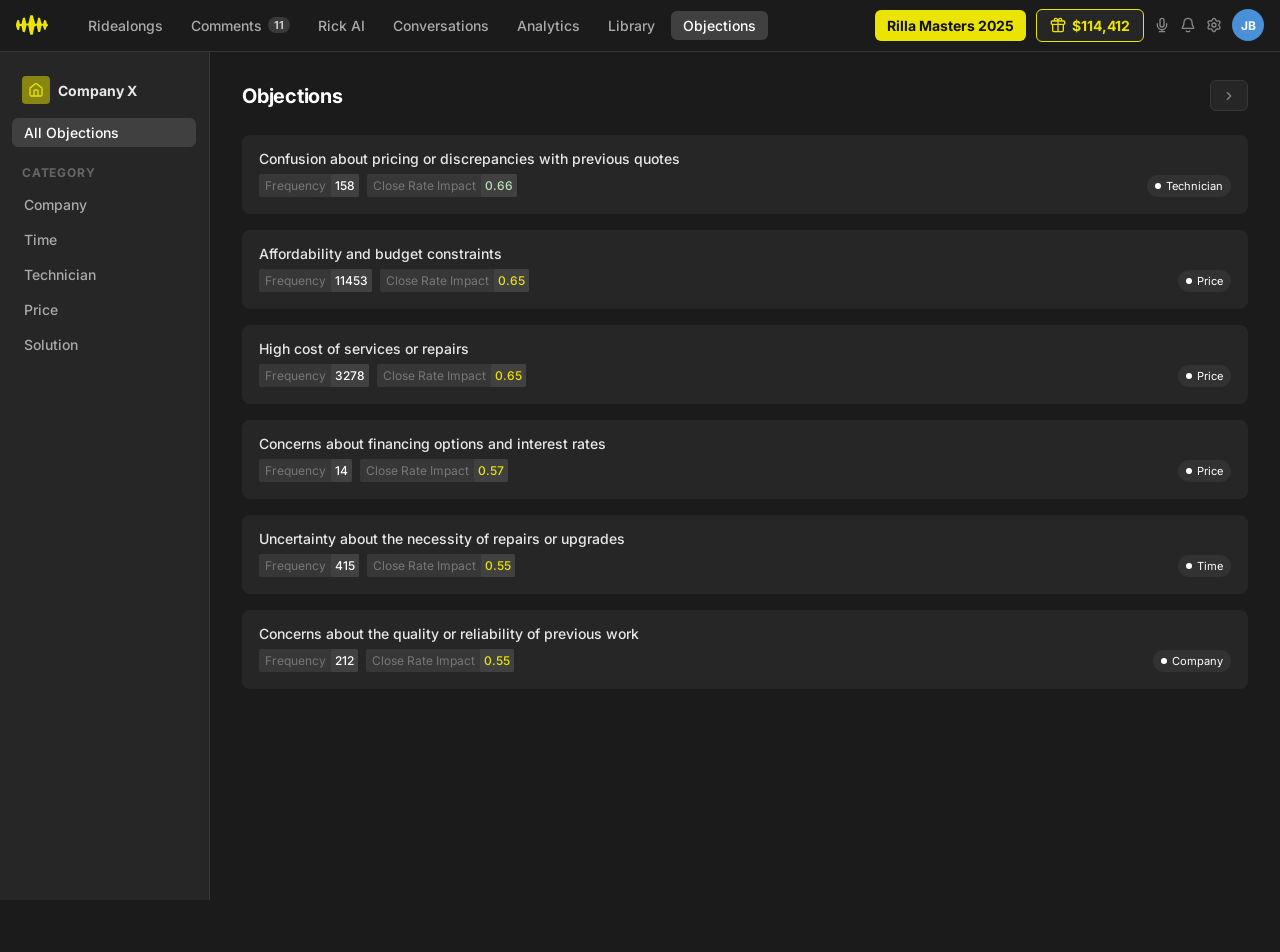
<file: rilla-objections/index.html>
<!DOCTYPE html>
<html lang="en">
<head>
<meta charset="UTF-8">
<meta name="viewport" content="width=device-width, initial-scale=1.0">
<title>Rilla – Objections</title>
<link rel="preconnect" href="https://fonts.googleapis.com">
<link rel="preconnect" href="https://fonts.gstatic.com" crossorigin>
<link href="https://fonts.googleapis.com/css2?family=Inter:wght@400;500;700&display=swap" rel="stylesheet">
<style>
  :root {
    --neutral-1: #1b1b1b;
    --neutral-2: #262626;
    --neutral-3: #373737;
    --neutral-4: #414141;
    --neutral-5: #4d4d4d;
    --brand-yellow: #ebe300;
    --brand-yellow-dim: rgba(235,227,0,0.5);
    --success: #b9deb7;
    --transition: 0.15s ease;
  }

  * { margin: 0; padding: 0; box-sizing: border-box; }

  /* Hide scrollbars globally */
  *, *::before, *::after { scrollbar-width: none; -ms-overflow-style: none; }
  *::-webkit-scrollbar { display: none; }

  body {
    background: var(--neutral-1);
    color: #e8e8e8;
    font-family: 'Inter', -apple-system, BlinkMacSystemFont, sans-serif;
    font-size: 14px;
    height: 100vh;
    overflow: hidden;
  }

  /* ── TOP NAV ── */
  .topnav {
    display: flex;
    align-items: center;
    justify-content: space-between;
    background: var(--neutral-1);
    border-bottom: 1px solid var(--neutral-3);
    height: 52px;
    padding: 0 16px 1px;
    position: fixed;
    top: 0; left: 0; right: 0;
    z-index: 100;
  }

  .logo-area {
    display: flex;
    align-items: center;
    padding-right: 28px;
    flex-shrink: 0;
    cursor: pointer;
  }

  .logo-area svg {
    width: 32px;
    height: 20px;
    display: block;
    transition: opacity var(--transition);
  }
  .logo-area:hover svg { opacity: 0.8; }

  .nav-links {
    display: flex;
    align-items: center;
    gap: 4px;
    flex: 1;
  }

  .nav-link {
    padding: 6px 12px;
    border-radius: 6px;
    color: #aaa;
    font-size: 14px;
    font-weight: 500;
    cursor: pointer;
    white-space: nowrap;
    text-decoration: none;
    display: flex;
    align-items: center;
    gap: 6px;
    transition: background var(--transition), color var(--transition);
  }
  .nav-link:hover {
    background: var(--neutral-3);
    color: #e8e8e8;
  }
  .nav-link.active {
    background: #404040;
    color: #ffffff;
  }
  .nav-link.active:hover {
    background: var(--neutral-5);
  }

  .nav-link .badge {
    background: #3a3a3a;
    color: #ccc;
    font-size: 11px;
    font-weight: 700;
    padding: 1px 6px;
    border-radius: 10px;
    transition: background var(--transition);
  }
  .nav-link:hover .badge { background: var(--neutral-4); }

  .nav-right {
    display: flex;
    align-items: center;
    gap: 10px;
    flex-shrink: 0;
  }

  .btn-masters {
    background: var(--brand-yellow);
    color: #111;
    font-size: 14px;
    font-weight: 700;
    padding: 7px 12px;
    border-radius: 6px;
    border: none;
    cursor: pointer;
    white-space: nowrap;
    font-family: 'Inter', sans-serif;
    transition: background var(--transition), transform var(--transition);
  }
  .btn-masters:hover {
    background: #f0eb1a;
    transform: translateY(-1px);
  }
  .btn-masters:active { transform: translateY(0); }

  .btn-revenue {
    display: flex;
    align-items: center;
    gap: 6px;
    background: var(--neutral-2);
    border: 1px solid var(--brand-yellow);
    color: var(--brand-yellow);
    font-size: 14px;
    font-weight: 700;
    padding: 7px 13px;
    border-radius: 6px;
    cursor: pointer;
    font-family: 'Inter', sans-serif;
    transition: background var(--transition), transform var(--transition);
  }
  .btn-revenue:hover {
    background: var(--neutral-3);
    transform: translateY(-1px);
  }
  .btn-revenue:active { transform: translateY(0); }

  .btn-revenue svg {
    width: 16px;
    height: 16px;
    flex-shrink: 0;
  }

  .nav-icon {
    width: 16px;
    height: 16px;
    display: flex;
    align-items: center;
    justify-content: center;
    cursor: pointer;
    color: #888;
    transition: color var(--transition);
  }
  .nav-icon:hover { color: #e8e8e8; }

  .nav-icon svg {
    width: 16px;
    height: 16px;
    display: block;
  }

  .avatar {
    width: 32px;
    height: 32px;
    background: #4a90d9;
    border-radius: 16px;
    display: flex;
    align-items: center;
    justify-content: center;
    font-size: 12px;
    font-weight: 700;
    color: white;
    cursor: pointer;
    transition: opacity var(--transition), transform var(--transition);
  }
  .avatar:hover {
    opacity: 0.85;
    transform: scale(1.05);
  }

  /* ── LAYOUT ── */
  .layout {
    display: flex;
    margin-top: 52px;
    height: calc(100vh - 52px);
    overflow: hidden;
  }

  /* ── LEFT SIDEBAR ── */
  .sidebar {
    width: 210px;
    min-width: 210px;
    background: var(--neutral-2);
    border-right: 1px solid var(--neutral-3);
    padding: 16px 13px 16px 12px;
    display: flex;
    flex-direction: column;
    gap: 6px;
    height: 100%;
    overflow-y: auto;
  }

  .company-header {
    display: flex;
    align-items: center;
    gap: 8px;
    padding: 8px 10px;
    border-radius: 6px;
    cursor: pointer;
  }

  .company-icon {
    width: 28px;
    height: 28px;
    background: var(--brand-yellow-dim);
    border-radius: 4px;
    display: flex;
    align-items: center;
    justify-content: center;
    flex-shrink: 0;
  }

  .company-icon svg {
    width: 16px;
    height: 16px;
    color: var(--brand-yellow);
  }

  .company-name {
    font-size: 14px;
    font-weight: 700;
    color: #e8e8e8;
  }

  .sidebar-section-label {
    font-size: 12px;
    font-weight: 700;
    text-transform: uppercase;
    letter-spacing: 0.8px;
    color: #666;
    padding: 12px 10px 4px;
  }

  .sidebar-nav-item {
    display: flex;
    align-items: center;
    gap: 6px;
    padding: 6px 12px;
    border-radius: 6px;
    font-size: 14px;
    font-weight: 500;
    color: #aaa;
    cursor: pointer;
    width: 100%;
    transition: background var(--transition), color var(--transition);
    user-select: none;
  }
  .sidebar-nav-item:hover {
    background: var(--neutral-3);
    color: #e8e8e8;
  }
  .sidebar-nav-item.active {
    background: #404040;
    color: #ffffff;
  }
  .sidebar-nav-item.active:hover {
    background: var(--neutral-5);
  }

  /* Filtered-out cards */
  .objection-card.hidden {
    display: none;
  }

  /* ── MAIN CONTENT ── */
  .main {
    flex: 1;
    background: var(--neutral-1);
    display: flex;
    flex-direction: row;   /* always row — Rick AI panel just appears beside content */
    height: 100%;
    overflow: hidden;
  }

  .main-header {
    display: flex;
    align-items: center;
    justify-content: space-between;
    flex-shrink: 0;
    width: 100%;
    height: 31px;
  }

  .main-title {
    font-size: 20px;
    font-weight: 700;
    color: #ffffff;
    letter-spacing: -0.22px;
  }

  .collapse-btn {
    width: 38px;
    height: 31px;
    background: var(--neutral-2);
    border: 1px solid var(--neutral-3);
    border-radius: 6px;
    display: flex;
    align-items: center;
    justify-content: center;
    cursor: pointer;
    padding: 7px 11px;
    flex-shrink: 0;
    color: #888;
    transition: background var(--transition), color var(--transition), border-color var(--transition);
  }
  .collapse-btn:hover {
    background: var(--neutral-3);
    color: #e8e8e8;
    border-color: var(--neutral-4);
  }

  .collapse-btn svg {
    width: 16px;
    height: 16px;
    display: block;
  }

  /* ── OBJECTION CARDS ── */
  .objection-list {
    display: flex;
    flex-direction: column;
    gap: 16px;
    flex-shrink: 0;
    width: 100%;
  }

  .objection-card {
    display: flex;
    align-items: flex-end;
    justify-content: space-between;
    padding: 16px;
    background: var(--neutral-2);
    border: 1px solid transparent;
    border-radius: 8px;
    cursor: pointer;
    transition: border-color var(--transition);
  }
  .objection-card:hover {
    border-color: var(--neutral-3);
  }

  .objection-left {
    flex: 1;
    min-width: 0;
    display: flex;
    flex-direction: column;
    gap: 8px;
  }

  .objection-title {
    font-size: 14px;
    font-weight: 500;
    color: #e8e8e8;
    line-height: 1;
  }

  .objection-meta {
    display: flex;
    align-items: center;
    gap: 8px;
  }

  /* Pill: label + value */
  .pill {
    display: flex;
    align-items: center;
    gap: 5px;
    background: var(--neutral-3);
    border-radius: 2px;
    padding-left: 6px;
    flex-shrink: 0;
  }

  .pill-label {
    font-size: 12px;
    font-weight: 400;
    color: #777;
    white-space: nowrap;
  }

  .pill-value {
    background: var(--neutral-4);
    border-radius: 2px;
    padding: 4px;
    font-size: 12px;
    font-weight: 500;
    white-space: nowrap;
  }

  .pill-value.white { color: #ffffff; }
  .pill-value.yellow { color: var(--brand-yellow); }
  .pill-value.green  { color: var(--success); }

  /* Category tag */
  .tag {
    background: #313231;
    border-radius: 100px;
    padding: 4px 8px;
    display: flex;
    align-items: center;
    flex-shrink: 0;
    margin-left: 0;
  }
  /* Only add left margin when tag is inside an objection card */
  .objection-card .tag {
    margin-left: 16px;
  }

  .tag-inner {
    display: flex;
    align-items: center;
    gap: 5px;
  }

  .tag-dot {
    width: 6px;
    height: 6px;
    border-radius: 3px;
    background: #ffffff;
    flex-shrink: 0;
  }

  .tag-label {
    font-size: 11.1px;
    font-weight: 400;
    color: #ffffff;
    white-space: nowrap;
  }

  /* ── VIEWS (flex:1 so they always fill the row; padding/scroll never change) ── */
  #list-view {
    flex: 1;
    min-width: 0;
    display: flex;
    flex-direction: column;
    gap: 24px;
    padding: 28px 32px;
    overflow-y: auto;
  }
  #detail-view {
    flex: 1;
    min-width: 0;
    display: none;
    flex-direction: column;
    gap: 24px;
    padding: 28px 32px;
    overflow-y: auto;
  }

  /* Breadcrumb header */
  .detail-breadcrumb {
    display: flex;
    align-items: center;
    justify-content: space-between;
    flex-shrink: 0;
    width: 100%;
    height: 31px;
  }
  .breadcrumb-text {
    font-size: 14px;
    font-weight: 500;
    color: #ffffff;
    white-space: nowrap;
  }
  .bc-link {
    cursor: pointer;
    color: #ffffff;
    font-weight: 500;
  }
  .bc-link:hover { text-decoration: underline; }
  .bc-bold { font-weight: 700; }

  /* Detail sections */
  .detail-section {
    display: flex;
    flex-direction: column;
    gap: 16px;
    width: 100%;
    flex-shrink: 0;
  }
  .detail-text-block {
    display: flex;
    flex-direction: column;
    gap: 12px;
  }
  .detail-title {
    font-size: 16px;
    font-weight: 700;
    color: #ffffff;
  }
  .detail-description {
    font-size: 14px;
    font-weight: 500;
    color: #aaa;
    line-height: 1.5;
    max-width: 900px;
  }

  /* Charts */
  .charts-row {
    display: flex;
    gap: 16px;
    width: 100%;
    align-items: stretch;
  }
  .chart-card {
    flex: 1;
    background: var(--neutral-2);
    border-radius: 8px;
    padding: 16px;
    display: flex;
    flex-direction: column;
    align-items: center;
    justify-content: space-between;
    gap: 16px;
  }
  .chart-card-title {
    font-size: 14px;
    font-weight: 500;
    color: #e8e8e8;
    width: 100%;
    align-self: flex-start;
  }
  .pie-chart {
    width: 100px;
    height: 100px;
    border-radius: 50%;
  }
  .pie-chart.close-rate {
    background: conic-gradient(from -90deg, #000 0% 64.79%, #ebe300 64.79% 100%);
  }
  .pie-chart.conversations {
    background: conic-gradient(from -90deg, #ebe300 0% 94.34%, #000 94.34% 100%);
  }
  .pie-label {
    position: absolute;
    font-size: 12px;
    color: white;
    white-space: nowrap;
    font-weight: 400;
  }
  .chart-legend {
    display: flex;
    gap: 40px;
    align-items: center;
    flex-wrap: wrap;
    justify-content: center;
  }
  .legend-item {
    display: flex;
    gap: 6px;
    align-items: flex-end;
  }
  .legend-dot {
    width: 16px;
    height: 16px;
    border-radius: 4px;
    flex-shrink: 0;
  }
  .legend-dot.black { background: #000; }
  .legend-dot.yellow { background: var(--brand-yellow); }
  .legend-text {
    font-size: 12px;
    color: #aaa;
    white-space: nowrap;
  }

  /* AI tracker */
  .ai-label {
    font-size: 14px;
    white-space: nowrap;
    color: #ffffff;
  }
  .ai-label .ai-prefix { color: #aaa; font-weight: 500; }
  .ai-label .ai-bold { font-weight: 700; }
  .tracker-card {
    background: var(--neutral-2);
    padding: 16px;
    width: 329px;
    border-radius: 8px;
    font-size: 14px;
    font-weight: 500;
    color: #ffffff;
    line-height: 1.6;
  }
  .tracker-card .t-yellow { color: var(--brand-yellow); }
  .tracker-card .t-big { color: var(--brand-yellow); font-size: 18px; font-weight: 500; }

  /* Section titles (icon + text) */
  .section-title {
    display: flex;
    align-items: center;
    gap: 8px;
    flex-shrink: 0;
  }
  .section-title svg {
    width: 16px;
    height: 16px;
    flex-shrink: 0;
    color: #e8e8e8;
  }
  .section-title-text {
    font-size: 14px;
    font-weight: 700;
    color: #ffffff;
    white-space: nowrap;
  }

  /* Rep cards */
  .rep-cards {
    display: flex;
    flex-direction: column;
    gap: 8px;
    width: 100%;
  }
  .rep-card {
    display: flex;
    align-items: center;
    justify-content: space-between;
    padding: 16px;
    background: var(--neutral-2);
    border: 1px solid transparent;
    border-radius: 8px;
    transition: border-color var(--transition);
  }
  .rep-card:hover { border-color: var(--neutral-3); }
  .rep-info {
    display: flex;
    align-items: center;
    gap: 10px;
  }
  .rep-name {
    font-size: 14px;
    font-weight: 500;
    color: #ffffff;
    white-space: nowrap;
  }
  .rep-location {
    font-size: 14px;
    font-weight: 500;
    color: #aaa;
    white-space: nowrap;
  }
  .rep-icon {
    width: 16px;
    height: 16px;
    color: #aaa;
    display: flex;
    align-items: center;
    justify-content: center;
    flex-shrink: 0;
  }
  .rep-icon svg { width: 16px; height: 16px; }
  .rep-pills {
    display: flex;
    align-items: center;
    gap: 10px;
  }

  /* Red pill value */
  .pill-value.red { color: #cb6b77; }

  /* ── RICK AI PANEL ── */
  /* Hide the toggle buttons when Rick AI is open */
  .main.rick-ai-open #back-btn,
  .main.rick-ai-open #list-collapse-btn {
    display: none;
  }

  /* Rick AI panel */
  #rick-ai-panel {
    display: none;
    flex-direction: column;
    width: 439px;
    min-width: 439px;
    background: #1d1d1d;
    border-left: 1px solid var(--neutral-3);
    height: 100%;
    overflow: hidden;
  }
  #rick-ai-panel.open {
    display: flex;
  }

  /* Rick AI header */
  .rick-ai-header {
    display: flex;
    align-items: center;
    justify-content: space-between;
    padding: 28px 32px;
    border-bottom: 1px solid var(--neutral-3);
    flex-shrink: 0;
    background: #1d1d1d;
  }
  .rick-ai-title {
    font-size: 14px;
    font-weight: 700;
    color: #ffffff;
    white-space: nowrap;
  }

  /* Rick AI body */
  .rick-ai-body {
    flex: 1;
    display: flex;
    flex-direction: column;
    justify-content: flex-end;
    padding: 28px 32px;
    overflow-y: auto;
    background: #1d1d1d;
  }

  /* Message input card */
  .rick-ai-input-card {
    position: relative;
    display: flex;
    align-items: center;
    justify-content: space-between;
    padding: 16px;
    background: var(--neutral-2);
    border: 1px solid var(--neutral-3);
    border-radius: 8px;
    flex-shrink: 0;
    overflow: hidden;
  }
  /* Yellow left accent bar */
  .rick-ai-input-card::before {
    content: '';
    position: absolute;
    left: -1px;
    top: -1px;
    width: 7px;
    height: calc(100% + 2px);
    background: var(--brand-yellow);
    border-radius: 8px 0 0 8px;
  }
  .rick-ai-input {
    flex: 1;
    font-size: 14px;
    font-weight: 500;
    color: #e8e8e8;
    background: transparent;
    border: none;
    outline: none;
    padding-left: 12px;
    font-family: 'Inter', sans-serif;
    caret-color: var(--brand-yellow);
  }
  .rick-ai-input::placeholder {
    color: #aaa;
  }

  /* Chat messages area */
  .rick-ai-messages {
    flex: 1;
    display: flex;
    flex-direction: column;
    justify-content: flex-end;
    gap: 12px;
    overflow-y: auto;
    padding-bottom: 16px;
  }

  /* User chat bubble */
  .chat-bubble {
    display: flex;
    justify-content: flex-end;
  }
  .chat-bubble-inner {
    background: var(--neutral-3);
    color: #e8e8e8;
    font-size: 14px;
    font-weight: 400;
    line-height: 1.5;
    padding: 10px 14px;
    border-radius: 12px 12px 2px 12px;
    max-width: 80%;
    word-break: break-word;
  }
  .rick-ai-send-btn {
    width: 32px;
    height: 31px;
    background: var(--brand-yellow);
    border-radius: 100px;
    display: flex;
    align-items: center;
    justify-content: center;
    cursor: pointer;
    flex-shrink: 0;
    border: none;
    transition: background var(--transition), transform var(--transition);
  }
  .rick-ai-send-btn:hover {
    background: #f0eb1a;
    transform: scale(1.05);
  }
  .rick-ai-send-btn svg {
    width: 16px;
    height: 16px;
    color: #111;
    stroke: #111;
  }

  /* Conversations footer */
  .convos-footer {
    display: flex;
    align-items: center;
    gap: 8px;
    flex-shrink: 0;
    padding-bottom: 8px;
  }
  .convos-footer svg { width: 16px; height: 16px; color: #e8e8e8; flex-shrink: 0; }
  .convos-footer-text {
    font-size: 14px;
    font-weight: 700;
    color: #ffffff;
    white-space: nowrap;
  }
</style>
</head>
<body>

<!-- TOP NAV -->
<nav class="topnav">

  <!-- Logo: local rilla-logo.svg inlined with brand yellow fill -->
  <div class="logo-area">
    <svg width="32" height="20" viewBox="0 0 65 40" fill="none" xmlns="http://www.w3.org/2000/svg">
      <path d="M29.0003 0C30.6503 0 32.3003 0 34.0003 0C36.1236 5.87996 37.5277 11.9329 39.0003 18C39.9903 17.67 40.9803 17.34 42.0003 17C43.0335 14.2083 43.0335 14.2083 43.6878 10.9375C44.0649 9.28041 44.0649 9.28041 44.4495 7.58984C44.6313 6.7352 44.8131 5.88055 45.0003 5C46.3203 5.33 47.6403 5.66 49.0003 6C49.1821 6.78246 49.3638 7.56492 49.5511 8.37109C49.8025 9.38301 50.0538 10.3949 50.3128 11.4375C50.5565 12.4468 50.8001 13.4562 51.0511 14.4961C51.3643 15.3224 51.6776 16.1487 52.0003 17C52.9903 17.33 53.9803 17.66 55.0003 18C55.6603 15.36 56.3203 12.72 57.0003 10C58.3203 10.33 59.6403 10.66 61.0003 11C61.2891 12.1344 61.5778 13.2687 61.8753 14.4375C62.2466 15.6131 62.6178 16.7888 63.0003 18C63.6603 18.33 64.3203 18.66 65.0003 19C65.0003 19.66 65.0003 20.32 65.0003 21C64.5466 21.4125 64.0928 21.825 63.6253 22.25C61.4605 24.5814 60.8733 26.9783 60.0003 30C59.0103 29.67 58.0203 29.34 57.0003 29C56.3337 26.6667 55.667 24.3333 55.0003 22C54.0103 21.67 53.0203 21.34 52.0003 21C51.0103 25.29 50.0203 29.58 49.0003 34C47.6803 34 46.3603 34 45.0003 34C44.0103 29.71 43.0203 25.42 42.0003 21C38.0182 22.4693 38.0182 22.4693 37.179 24.7876C36.9591 25.8402 36.9591 25.8402 36.7347 26.9141C36.5671 27.6746 36.3995 28.4352 36.2269 29.2188C36.0696 30.0128 35.9124 30.8069 35.7503 31.625C35.5776 32.4268 35.4049 33.2286 35.2269 34.0547C34.8029 36.0333 34.3996 38.0163 34.0003 40C32.3503 40 30.7003 40 29.0003 40C27.3535 33.6924 25.7372 27.4847 25.0003 21C23.6803 21 22.3603 21 21.0003 21C20.8792 21.7593 20.758 22.5185 20.6331 23.3008C20.4656 24.2946 20.298 25.2885 20.1253 26.3125C19.9629 27.2986 19.8005 28.2848 19.6331 29.3008C19.0003 32 19.0003 32 17.0003 35C15.5153 34.505 15.5153 34.505 14.0003 34C13.0511 31.2773 13.0511 31.2773 12.3128 27.9375C12.0615 26.8328 11.8101 25.728 11.5511 24.5898C11.3693 23.7352 11.1876 22.8805 11.0003 22C10.0103 22 9.02032 22 8.00032 22C7.34032 24.64 6.68032 27.28 6.00032 30C5.01032 30 4.02032 30 3.00032 30C2.49199 28.7534 1.99401 27.5025 1.50032 26.25C1.22189 25.5539 0.943449 24.8578 0.656574 24.1406C-0.528884 20.2738 0.0515699 17.3719 1.50032 13.75C1.77876 13.0436 2.0572 12.3372 2.34407 11.6094C2.66892 10.8127 2.66892 10.8127 3.00032 10C3.99032 10 4.98032 10 6.00032 10C6.66032 12.64 7.32032 15.28 8.00032 18C8.99032 18 9.98032 18 11.0003 18C11.9903 14.04 12.9803 10.08 14.0003 6C15.3203 5.67 16.6403 5.34 18.0003 5C18.9903 8.96 19.9803 12.92 21.0003 17C22.3203 17 23.6403 17 25.0003 17C26.3203 11.39 27.6403 5.78 29.0003 0Z" fill="#ebe300"/>
    </svg>
  </div>

  <!-- Nav links -->
  <div class="nav-links">
    <a class="nav-link" href="#">Ridealongs</a>
    <a class="nav-link" href="#">
      Comments
      <span class="badge">11</span>
    </a>
    <a class="nav-link" href="#">Rick AI</a>
    <a class="nav-link" href="#">Conversations</a>
    <a class="nav-link" href="#">Analytics</a>
    <a class="nav-link" href="#">Library</a>
    <a class="nav-link active" href="#">Objections</a>
  </div>

  <!-- Right side -->
  <div class="nav-right">
    <button class="btn-masters">Rilla Masters 2025</button>

    <button class="btn-revenue">
      <!-- gift-01.svg inline, currentColor = brand-yellow -->
      <svg viewBox="0 0 24 24" fill="none" stroke="currentColor" stroke-width="2" stroke-linecap="round" stroke-linejoin="round">
        <path d="M12 6V22M12 6H8.46429C7.94332 6 7.4437 5.78929 7.07533 5.41421C6.70695 5.03914 6.5 4.53043 6.5 4C6.5 3.46957 6.70695 2.96086 7.07533 2.58579C7.4437 2.21071 7.94332 2 8.46429 2C11.2143 2 12 6 12 6ZM12 6H15.5357C16.0567 6 16.5563 5.78929 16.9247 5.41421C17.293 5.03914 17.5 4.53043 17.5 4C17.5 3.46957 17.293 2.96086 16.9247 2.58579C16.5563 2.21071 16.0567 2 15.5357 2C12.7857 2 12 6 12 6ZM20 11V18.8C20 19.9201 20 20.4802 19.782 20.908C19.5903 21.2843 19.2843 21.5903 18.908 21.782C18.4802 22 17.9201 22 16.8 22L7.2 22C6.07989 22 5.51984 22 5.09202 21.782C4.71569 21.5903 4.40973 21.2843 4.21799 20.908C4 20.4802 4 19.9201 4 18.8V11M2 7.6L2 9.4C2 9.96005 2 10.2401 2.10899 10.454C2.20487 10.6422 2.35785 10.7951 2.54601 10.891C2.75992 11 3.03995 11 3.6 11L20.4 11C20.9601 11 21.2401 11 21.454 10.891C21.6422 10.7951 21.7951 10.6422 21.891 10.454C22 10.2401 22 9.96005 22 9.4V7.6C22 7.03995 22 6.75992 21.891 6.54601C21.7951 6.35785 21.6422 6.20487 21.454 6.10899C21.2401 6 20.9601 6 20.4 6L3.6 6C3.03995 6 2.75992 6 2.54601 6.10899C2.35785 6.20487 2.20487 6.35785 2.10899 6.54601C2 6.75992 2 7.03995 2 7.6Z"/>
      </svg>
      $114,412
    </button>

    <!-- microphone-01 -->
    <div class="nav-icon" title="Microphone">
      <svg viewBox="0 0 24 24" fill="none" stroke="currentColor" stroke-width="2" stroke-linecap="round" stroke-linejoin="round">
        <path d="M19 10V12C19 15.866 15.866 19 12 19M5 10V12C5 15.866 8.13401 19 12 19M12 19V22M8 22H16M12 15C10.3431 15 9 13.6569 9 12V5C9 3.34315 10.3431 2 12 2C13.6569 2 15 3.34315 15 5V12C15 13.6569 13.6569 15 12 15Z"/>
      </svg>
    </div>

    <!-- bell-01 -->
    <div class="nav-icon" title="Notifications">
      <svg viewBox="0 0 24 24" fill="none" stroke="currentColor" stroke-width="2" stroke-linecap="round" stroke-linejoin="round">
        <path d="M9.35419 21C10.0593 21.6224 10.9856 22 12 22C13.0145 22 13.9407 21.6224 14.6458 21M18 8C18 6.4087 17.3679 4.88258 16.2427 3.75736C15.1174 2.63214 13.5913 2 12 2C10.4087 2 8.8826 2.63214 7.75738 3.75736C6.63216 4.88258 6.00002 6.4087 6.00002 8C6.00002 11.0902 5.22049 13.206 4.34968 14.6054C3.61515 15.7859 3.24788 16.3761 3.26134 16.5408C3.27626 16.7231 3.31488 16.7926 3.46179 16.9016C3.59448 17 4.19261 17 5.38887 17H18.6112C19.8074 17 20.4056 17 20.5382 16.9016C20.6852 16.7926 20.7238 16.7231 20.7387 16.5408C20.7522 16.3761 20.3849 15.7859 19.6504 14.6054C18.7795 13.206 18 11.0902 18 8Z"/>
      </svg>
    </div>

    <!-- settings-02 -->
    <div class="nav-icon" title="Settings">
      <svg viewBox="0 0 24 24" fill="none" stroke="currentColor" stroke-width="2" stroke-linecap="round" stroke-linejoin="round">
        <path d="M9.3951 19.3711L9.97955 20.6856C10.1533 21.0768 10.4368 21.4093 10.7958 21.6426C11.1547 21.8759 11.5737 22.0001 12.0018 22C12.4299 22.0001 12.8488 21.8759 13.2078 21.6426C13.5667 21.4093 13.8503 21.0768 14.024 20.6856L14.6084 19.3711C14.8165 18.9047 15.1664 18.5159 15.6084 18.26C16.0532 18.0034 16.5678 17.8941 17.0784 17.9478L18.5084 18.1C18.9341 18.145 19.3637 18.0656 19.7451 17.8713C20.1265 17.6771 20.4434 17.3763 20.6573 17.0056C20.8715 16.635 20.9735 16.2103 20.9511 15.7829C20.9286 15.3555 20.7825 14.9438 20.5307 14.5978L19.684 13.4344C19.3825 13.0171 19.2214 12.5148 19.224 12C19.2239 11.4866 19.3865 10.9864 19.6884 10.5711L20.5351 9.40778C20.787 9.06175 20.933 8.65007 20.9555 8.22267C20.978 7.79528 20.8759 7.37054 20.6618 7C20.4479 6.62923 20.131 6.32849 19.7496 6.13423C19.3681 5.93997 18.9386 5.86053 18.5129 5.90556L17.0829 6.05778C16.5722 6.11141 16.0577 6.00212 15.6129 5.74556C15.17 5.48825 14.82 5.09736 14.6129 4.62889L14.024 3.31444C13.8503 2.92317 13.5667 2.59072 13.2078 2.3574C12.8488 2.12408 12.4299 1.99993 12.0018 2C11.5737 1.99993 11.1547 2.12408 10.7958 2.3574C10.4368 2.59072 10.1533 2.92317 9.97955 3.31444L9.3951 4.62889C9.18803 5.09736 8.83798 5.48825 8.3951 5.74556C7.95032 6.00212 7.43577 6.11141 6.9251 6.05778L5.49066 5.90556C5.06499 5.86053 4.6354 5.93997 4.25397 6.13423C3.87255 6.32849 3.55567 6.62923 3.34177 7C3.12759 7.37054 3.02555 7.79528 3.04804 8.22267C3.07052 8.65007 3.21656 9.06175 3.46844 9.40778L4.3151 10.5711C4.61704 10.9864 4.77964 11.4866 4.77955 12C4.77964 12.5134 4.61704 13.0137 4.3151 13.4289L3.46844 14.5922C3.21656 14.9382 3.07052 15.3499 3.04804 15.7773C3.02555 16.2047 3.12759 16.6295 3.34177 17C3.55589 17.3706 3.8728 17.6712 4.25417 17.8654C4.63554 18.0596 5.06502 18.1392 5.49066 18.0944L6.92066 17.9422C7.43133 17.8886 7.94587 17.9979 8.39066 18.2544C8.83519 18.511 9.18687 18.902 9.3951 19.3711Z"/>
        <path d="M12 15C13.6568 15 15 13.6569 15 12C15 10.3431 13.6568 9 12 9C10.3431 9 8.99998 10.3431 8.99998 12C8.99998 13.6569 10.3431 15 12 15Z"/>
      </svg>
    </div>

    <div class="avatar">JB</div>
  </div>
</nav>

<!-- LAYOUT -->
<div class="layout">

  <!-- SIDEBAR -->
  <aside class="sidebar">
    <div class="company-header">
      <div class="company-icon">
        <!-- home-02.svg inline -->
        <svg viewBox="0 0 24 24" fill="none" stroke="currentColor" stroke-width="2" stroke-linecap="round" stroke-linejoin="round">
          <path d="M9 21V13.6C9 13.0399 9 12.7599 9.10899 12.546C9.20487 12.3578 9.35785 12.2049 9.54601 12.109C9.75992 12 10.0399 12 10.6 12H13.4C13.9601 12 14.2401 12 14.454 12.109C14.6422 12.2049 14.7951 12.3578 14.891 12.546C15 12.7599 15 13.0399 15 13.6V21M11.0177 2.764L4.23539 8.03912C3.78202 8.39175 3.55534 8.56806 3.39203 8.78886C3.24737 8.98444 3.1396 9.20478 3.07403 9.43905C3 9.70352 3 9.9907 3 10.5651V17.8C3 18.9201 3 19.4801 3.21799 19.908C3.40973 20.2843 3.71569 20.5903 4.09202 20.782C4.51984 21 5.07989 21 6.2 21H17.8C18.9201 21 19.4802 21 19.908 20.782C20.2843 20.5903 20.5903 20.2843 20.782 19.908C21 19.4801 21 18.9201 21 17.8V10.5651C21 9.9907 21 9.70352 20.926 9.43905C20.8604 9.20478 20.7526 8.98444 20.608 8.78886C20.4447 8.56806 20.218 8.39175 19.7646 8.03913L12.9823 2.764C12.631 2.49075 12.4553 2.35412 12.2613 2.3016C12.0902 2.25526 11.9098 2.25526 11.7387 2.3016C11.5447 2.35412 11.369 2.49075 11.0177 2.764Z"/>
        </svg>
      </div>
      <span class="company-name">Company X</span>
    </div>

    <div class="sidebar-nav-item active" data-filter="all">All Objections</div>

    <div class="sidebar-section-label">Category</div>
    <div class="sidebar-nav-item" data-filter="Company">Company</div>
    <div class="sidebar-nav-item" data-filter="Time">Time</div>
    <div class="sidebar-nav-item" data-filter="Technician">Technician</div>
    <div class="sidebar-nav-item" data-filter="Price">Price</div>
    <div class="sidebar-nav-item" data-filter="Solution">Solution</div>
  </aside>

  <!-- MAIN -->
  <main class="main">
    <div id="list-view">
    <div class="main-header">
      <h1 class="main-title">Objections</h1>
      <div id="list-collapse-btn" class="collapse-btn" title="Open Rick AI">
        <svg viewBox="0 0 24 24" fill="none" stroke="currentColor" stroke-width="2" stroke-linecap="round" stroke-linejoin="round">
          <path d="M9 18L15 12L9 6"/>
        </svg>
      </div>
    </div>

    <div class="objection-list">

      <!-- Card 1 -->
      <div class="objection-card" data-category="Technician">
        <div class="objection-left">
          <div class="objection-title">Confusion about pricing or discrepancies with previous quotes</div>
          <div class="objection-meta">
            <div class="pill">
              <span class="pill-label">Frequency</span>
              <span class="pill-value white">158</span>
            </div>
            <div class="pill">
              <span class="pill-label">Close Rate Impact</span>
              <span class="pill-value green">0.66</span>
            </div>
          </div>
        </div>
        <div class="tag">
          <div class="tag-inner">
            <div class="tag-dot"></div>
            <span class="tag-label">Technician</span>
          </div>
        </div>
      </div>

      <!-- Card 2 -->
      <div class="objection-card" id="card-affordability" data-category="Price">
        <div class="objection-left">
          <div class="objection-title">Affordability and budget constraints</div>
          <div class="objection-meta">
            <div class="pill">
              <span class="pill-label">Frequency</span>
              <span class="pill-value white">11453</span>
            </div>
            <div class="pill">
              <span class="pill-label">Close Rate Impact</span>
              <span class="pill-value yellow">0.65</span>
            </div>
          </div>
        </div>
        <div class="tag">
          <div class="tag-inner">
            <div class="tag-dot"></div>
            <span class="tag-label">Price</span>
          </div>
        </div>
      </div>

      <!-- Card 3 -->
      <div class="objection-card" data-category="Price">
        <div class="objection-left">
          <div class="objection-title">High cost of services or repairs</div>
          <div class="objection-meta">
            <div class="pill">
              <span class="pill-label">Frequency</span>
              <span class="pill-value white">3278</span>
            </div>
            <div class="pill">
              <span class="pill-label">Close Rate Impact</span>
              <span class="pill-value yellow">0.65</span>
            </div>
          </div>
        </div>
        <div class="tag">
          <div class="tag-inner">
            <div class="tag-dot"></div>
            <span class="tag-label">Price</span>
          </div>
        </div>
      </div>

      <!-- Card 4 -->
      <div class="objection-card" data-category="Price">
        <div class="objection-left">
          <div class="objection-title">Concerns about financing options and interest rates</div>
          <div class="objection-meta">
            <div class="pill">
              <span class="pill-label">Frequency</span>
              <span class="pill-value white">14</span>
            </div>
            <div class="pill">
              <span class="pill-label">Close Rate Impact</span>
              <span class="pill-value yellow">0.57</span>
            </div>
          </div>
        </div>
        <div class="tag">
          <div class="tag-inner">
            <div class="tag-dot"></div>
            <span class="tag-label">Price</span>
          </div>
        </div>
      </div>

      <!-- Card 5 -->
      <div class="objection-card" data-category="Time">
        <div class="objection-left">
          <div class="objection-title">Uncertainty about the necessity of repairs or upgrades</div>
          <div class="objection-meta">
            <div class="pill">
              <span class="pill-label">Frequency</span>
              <span class="pill-value white">415</span>
            </div>
            <div class="pill">
              <span class="pill-label">Close Rate Impact</span>
              <span class="pill-value yellow">0.55</span>
            </div>
          </div>
        </div>
        <div class="tag">
          <div class="tag-inner">
            <div class="tag-dot"></div>
            <span class="tag-label">Time</span>
          </div>
        </div>
      </div>

      <!-- Card 6 -->
      <div class="objection-card" data-category="Company">
        <div class="objection-left">
          <div class="objection-title">Concerns about the quality or reliability of previous work</div>
          <div class="objection-meta">
            <div class="pill">
              <span class="pill-label">Frequency</span>
              <span class="pill-value white">212</span>
            </div>
            <div class="pill">
              <span class="pill-label">Close Rate Impact</span>
              <span class="pill-value yellow">0.55</span>
            </div>
          </div>
        </div>
        <div class="tag">
          <div class="tag-inner">
            <div class="tag-dot"></div>
            <span class="tag-label">Company</span>
          </div>
        </div>
      </div>

    </div><!-- /objection-list -->
    </div><!-- /list-view -->

    <!-- DETAIL VIEW -->
    <div id="detail-view">

      <!-- Breadcrumb header -->
      <div class="detail-breadcrumb">
        <div class="breadcrumb-text">
          <span id="breadcrumb-back" class="bc-link">Objections</span>
          <span> / </span>
          <span class="bc-bold">Affordability and budget constraints</span>
        </div>
        <div id="back-btn" class="collapse-btn" title="Open Rick AI">
          <svg viewBox="0 0 24 24" fill="none" stroke="currentColor" stroke-width="2" stroke-linecap="round" stroke-linejoin="round">
            <path d="M9 18L15 12L9 6"/>
          </svg>
        </div>
      </div>

      <!-- Section 1: Title + Description + Charts -->
      <div class="detail-section">
        <div class="detail-text-block">
          <div class="detail-title">Affordability and budget constraints</div>
          <div class="detail-description">The customer expressed uncertainty about the cost of flooring and whether to invest in tile or linoleum due to concerns about how long they would stay in the property.</div>
          <div class="tag" style="align-self:flex-start; margin-left:0;">
            <div class="tag-inner">
              <div class="tag-dot"></div>
              <span class="tag-label">Price</span>
            </div>
          </div>
        </div>

        <div class="charts-row">
          <!-- Close Rate card -->
          <div class="chart-card">
            <div class="chart-card-title">Close Rate</div>
            <div style="position:relative; width:192px; height:100px; flex-shrink:0;">
              <div class="pie-chart close-rate" style="position:absolute; left:46px; top:0;"></div>
              <span class="pie-label" style="left:0; top:15px;">35.21%</span>
              <span class="pie-label" style="left:152px; top:60px;">64.79%</span>
            </div>
            <div class="chart-legend">
              <div class="legend-item">
                <div class="legend-dot black"></div>
                <span class="legend-text">Deal Closed (7420)</span>
              </div>
              <div class="legend-item">
                <div class="legend-dot yellow"></div>
                <span class="legend-text">Deal Not Closed (4033)</span>
              </div>
            </div>
          </div>

          <!-- % of Conversations card -->
          <div class="chart-card">
            <div class="chart-card-title">Percentage of the total conversations with this objection</div>
            <div style="position:relative; width:165px; height:120px; flex-shrink:0;">
              <div class="pie-chart conversations" style="position:absolute; left:0; top:20px;"></div>
              <span class="pie-label" style="left:12px; top:0;">5.66%</span>
              <span class="pie-label" style="left:107px; top:80px;">94.34%</span>
            </div>
            <div class="chart-legend">
              <div class="legend-item">
                <div class="legend-dot yellow"></div>
                <span class="legend-text">Conversations with this objection (11453)</span>
              </div>
              <div class="legend-item">
                <div class="legend-dot black"></div>
                <span class="legend-text">Conversations without this objection (687)</span>
              </div>
            </div>
          </div>
        </div>
      </div>

      <!-- Section 2: AI Tracker Impact -->
      <div class="detail-section">
        <div class="ai-label">
          <span class="ai-prefix">ai</span> <span class="ai-bold">Tracker Impact</span>
        </div>
        <div class="tracker-card">
          Missing the <span class="t-yellow">"Yard Sign"</span> tracker will lead to a <span class="t-big">32%</span> increase in this objection
        </div>
      </div>

      <!-- Section 3: Developing Reps -->
      <div class="detail-section">
        <div class="section-title">
          <svg viewBox="0 0 24 24" fill="none" stroke="currentColor" stroke-width="2" stroke-linecap="round" stroke-linejoin="round">
            <path d="M22 17L14.1314 9.13137C13.7354 8.73535 13.5373 8.53735 13.309 8.46316C13.1082 8.3979 12.8918 8.3979 12.691 8.46316C12.4627 8.53735 12.2646 8.73535 11.8686 9.13137L9.13137 11.8686C8.73535 12.2646 8.53735 12.4627 8.30902 12.5368C8.10817 12.6021 7.89183 12.6021 7.69098 12.5368C7.46265 12.4627 7.26465 12.2646 6.86863 11.8686L2 7M22 17H15M22 17V10"/>
          </svg>
          <span class="section-title-text">Developing Reps</span>
        </div>
        <div class="rep-cards">
          <!-- Angel Caleb -->
          <div class="rep-card">
            <div class="rep-info">
              <div class="avatar">AC</div>
              <span class="rep-name">Angel Caleb</span>
              <div class="rep-icon">
                <svg viewBox="0 0 24 24" fill="none" stroke="currentColor" stroke-width="2" stroke-linecap="round" stroke-linejoin="round">
                  <path d="M18 15.8369C19.4559 16.5683 20.7041 17.742 21.6152 19.2096C21.7956 19.5003 21.8858 19.6456 21.917 19.8468C21.9804 20.2558 21.7008 20.7585 21.3199 20.9204C21.1325 21 20.9216 21 20.5 21M16 11.5322C17.4817 10.7959 18.5 9.26686 18.5 7.5C18.5 5.73314 17.4817 4.20411 16 3.46776M14 7.5C14 9.98528 11.9852 12 9.49996 12C7.01468 12 4.99996 9.98528 4.99996 7.5C4.99996 5.01472 7.01468 3 9.49996 3C11.9852 3 14 5.01472 14 7.5ZM2.55919 18.9383C4.1535 16.5446 6.66933 15 9.49996 15C12.3306 15 14.8464 16.5446 16.4407 18.9383C16.79 19.4628 16.9646 19.725 16.9445 20.0599C16.9289 20.3207 16.7579 20.64 16.5495 20.7976C16.2819 21 15.9138 21 15.1776 21H3.82232C3.08613 21 2.71804 21 2.4504 20.7976C2.24201 20.64 2.07105 20.3207 2.05539 20.0599C2.03529 19.725 2.20992 19.4628 2.55919 18.9383Z"/>
                </svg>
              </div>
              <span class="rep-location">Florida</span>
            </div>
            <div class="rep-pills">
              <div class="pill"><span class="pill-label">Frequency</span><span class="pill-value white">2</span></div>
              <div class="pill"><span class="pill-label">Close Rate</span><span class="pill-value red">0.00</span></div>
            </div>
          </div>
          <!-- Cooper Eli -->
          <div class="rep-card">
            <div class="rep-info">
              <div class="avatar">CE</div>
              <span class="rep-name">Cooper Eli</span>
              <div class="rep-icon">
                <svg viewBox="0 0 24 24" fill="none" stroke="currentColor" stroke-width="2" stroke-linecap="round" stroke-linejoin="round">
                  <path d="M18 15.8369C19.4559 16.5683 20.7041 17.742 21.6152 19.2096C21.7956 19.5003 21.8858 19.6456 21.917 19.8468C21.9804 20.2558 21.7008 20.7585 21.3199 20.9204C21.1325 21 20.9216 21 20.5 21M16 11.5322C17.4817 10.7959 18.5 9.26686 18.5 7.5C18.5 5.73314 17.4817 4.20411 16 3.46776M14 7.5C14 9.98528 11.9852 12 9.49996 12C7.01468 12 4.99996 9.98528 4.99996 7.5C4.99996 5.01472 7.01468 3 9.49996 3C11.9852 3 14 5.01472 14 7.5ZM2.55919 18.9383C4.1535 16.5446 6.66933 15 9.49996 15C12.3306 15 14.8464 16.5446 16.4407 18.9383C16.79 19.4628 16.9646 19.725 16.9445 20.0599C16.9289 20.3207 16.7579 20.64 16.5495 20.7976C16.2819 21 15.9138 21 15.1776 21H3.82232C3.08613 21 2.71804 21 2.4504 20.7976C2.24201 20.64 2.07105 20.3207 2.05539 20.0599C2.03529 19.725 2.20992 19.4628 2.55919 18.9383Z"/>
                </svg>
              </div>
              <span class="rep-location">Texas</span>
            </div>
            <div class="rep-pills">
              <div class="pill"><span class="pill-label">Frequency</span><span class="pill-value white">3</span></div>
              <div class="pill"><span class="pill-label">Close Rate</span><span class="pill-value red">0.00</span></div>
            </div>
          </div>
          <!-- Brooklyn Cole -->
          <div class="rep-card">
            <div class="rep-info">
              <div class="avatar">BC</div>
              <span class="rep-name">Brooklyn Cole</span>
              <div class="rep-icon">
                <svg viewBox="0 0 24 24" fill="none" stroke="currentColor" stroke-width="2" stroke-linecap="round" stroke-linejoin="round">
                  <path d="M18 15.8369C19.4559 16.5683 20.7041 17.742 21.6152 19.2096C21.7956 19.5003 21.8858 19.6456 21.917 19.8468C21.9804 20.2558 21.7008 20.7585 21.3199 20.9204C21.1325 21 20.9216 21 20.5 21M16 11.5322C17.4817 10.7959 18.5 9.26686 18.5 7.5C18.5 5.73314 17.4817 4.20411 16 3.46776M14 7.5C14 9.98528 11.9852 12 9.49996 12C7.01468 12 4.99996 9.98528 4.99996 7.5C4.99996 5.01472 7.01468 3 9.49996 3C11.9852 3 14 5.01472 14 7.5ZM2.55919 18.9383C4.1535 16.5446 6.66933 15 9.49996 15C12.3306 15 14.8464 16.5446 16.4407 18.9383C16.79 19.4628 16.9646 19.725 16.9445 20.0599C16.9289 20.3207 16.7579 20.64 16.5495 20.7976C16.2819 21 15.9138 21 15.1776 21H3.82232C3.08613 21 2.71804 21 2.4504 20.7976C2.24201 20.64 2.07105 20.3207 2.05539 20.0599C2.03529 19.725 2.20992 19.4628 2.55919 18.9383Z"/>
                </svg>
              </div>
              <span class="rep-location">Florida</span>
            </div>
            <div class="rep-pills">
              <div class="pill"><span class="pill-label">Frequency</span><span class="pill-value white">3</span></div>
              <div class="pill"><span class="pill-label">Close Rate</span><span class="pill-value red">0.00</span></div>
            </div>
          </div>
        </div>
      </div>

      <!-- Section 4: High Performing Reps -->
      <div class="detail-section">
        <div class="section-title">
          <svg viewBox="0 0 24 24" fill="none" stroke="currentColor" stroke-width="2" stroke-linecap="round" stroke-linejoin="round">
            <path d="M22 7L14.1314 14.8686C13.7354 15.2646 13.5373 15.4627 13.309 15.5368C13.1082 15.6021 12.8918 15.6021 12.691 15.5368C12.4627 15.4627 12.2646 15.2646 11.8686 14.8686L9.13137 12.1314C8.73535 11.7354 8.53735 11.5373 8.30902 11.4632C8.10817 11.3979 7.89183 11.3979 7.69098 11.4632C7.46265 11.5373 7.26465 11.7354 6.86863 12.1314L2 17M22 7H15M22 7V14"/>
          </svg>
          <span class="section-title-text">High Performing Reps</span>
        </div>
        <div class="rep-cards">
          <!-- Alex David -->
          <div class="rep-card">
            <div class="rep-info">
              <div class="avatar">AD</div>
              <span class="rep-name">Alex David</span>
              <div class="rep-icon">
                <svg viewBox="0 0 24 24" fill="none" stroke="currentColor" stroke-width="2" stroke-linecap="round" stroke-linejoin="round">
                  <path d="M18 15.8369C19.4559 16.5683 20.7041 17.742 21.6152 19.2096C21.7956 19.5003 21.8858 19.6456 21.917 19.8468C21.9804 20.2558 21.7008 20.7585 21.3199 20.9204C21.1325 21 20.9216 21 20.5 21M16 11.5322C17.4817 10.7959 18.5 9.26686 18.5 7.5C18.5 5.73314 17.4817 4.20411 16 3.46776M14 7.5C14 9.98528 11.9852 12 9.49996 12C7.01468 12 4.99996 9.98528 4.99996 7.5C4.99996 5.01472 7.01468 3 9.49996 3C11.9852 3 14 5.01472 14 7.5ZM2.55919 18.9383C4.1535 16.5446 6.66933 15 9.49996 15C12.3306 15 14.8464 16.5446 16.4407 18.9383C16.79 19.4628 16.9646 19.725 16.9445 20.0599C16.9289 20.3207 16.7579 20.64 16.5495 20.7976C16.2819 21 15.9138 21 15.1776 21H3.82232C3.08613 21 2.71804 21 2.4504 20.7976C2.24201 20.64 2.07105 20.3207 2.05539 20.0599C2.03529 19.725 2.20992 19.4628 2.55919 18.9383Z"/>
                </svg>
              </div>
              <span class="rep-location">Arkansas</span>
            </div>
            <div class="rep-pills">
              <div class="pill"><span class="pill-label">Frequency</span><span class="pill-value white">102</span></div>
              <div class="pill"><span class="pill-label">Close Rate</span><span class="pill-value green">0.76</span></div>
            </div>
          </div>
          <!-- Caroline Elias -->
          <div class="rep-card">
            <div class="rep-info">
              <div class="avatar">CE</div>
              <span class="rep-name">Caroline Elias</span>
              <div class="rep-icon">
                <svg viewBox="0 0 24 24" fill="none" stroke="currentColor" stroke-width="2" stroke-linecap="round" stroke-linejoin="round">
                  <path d="M18 15.8369C19.4559 16.5683 20.7041 17.742 21.6152 19.2096C21.7956 19.5003 21.8858 19.6456 21.917 19.8468C21.9804 20.2558 21.7008 20.7585 21.3199 20.9204C21.1325 21 20.9216 21 20.5 21M16 11.5322C17.4817 10.7959 18.5 9.26686 18.5 7.5C18.5 5.73314 17.4817 4.20411 16 3.46776M14 7.5C14 9.98528 11.9852 12 9.49996 12C7.01468 12 4.99996 9.98528 4.99996 7.5C4.99996 5.01472 7.01468 3 9.49996 3C11.9852 3 14 5.01472 14 7.5ZM2.55919 18.9383C4.1535 16.5446 6.66933 15 9.49996 15C12.3306 15 14.8464 16.5446 16.4407 18.9383C16.79 19.4628 16.9646 19.725 16.9445 20.0599C16.9289 20.3207 16.7579 20.64 16.5495 20.7976C16.2819 21 15.9138 21 15.1776 21H3.82232C3.08613 21 2.71804 21 2.4504 20.7976C2.24201 20.64 2.07105 20.3207 2.05539 20.0599C2.03529 19.725 2.20992 19.4628 2.55919 18.9383Z"/>
                </svg>
              </div>
              <span class="rep-location">Nebraska</span>
            </div>
            <div class="rep-pills">
              <div class="pill"><span class="pill-label">Frequency</span><span class="pill-value white">89</span></div>
              <div class="pill"><span class="pill-label">Close Rate</span><span class="pill-value green">0.85</span></div>
            </div>
          </div>
          <!-- Easton Alden -->
          <div class="rep-card">
            <div class="rep-info">
              <div class="avatar">EA</div>
              <span class="rep-name">Easton Alden</span>
              <div class="rep-icon">
                <svg viewBox="0 0 24 24" fill="none" stroke="currentColor" stroke-width="2" stroke-linecap="round" stroke-linejoin="round">
                  <path d="M18 15.8369C19.4559 16.5683 20.7041 17.742 21.6152 19.2096C21.7956 19.5003 21.8858 19.6456 21.917 19.8468C21.9804 20.2558 21.7008 20.7585 21.3199 20.9204C21.1325 21 20.9216 21 20.5 21M16 11.5322C17.4817 10.7959 18.5 9.26686 18.5 7.5C18.5 5.73314 17.4817 4.20411 16 3.46776M14 7.5C14 9.98528 11.9852 12 9.49996 12C7.01468 12 4.99996 9.98528 4.99996 7.5C4.99996 5.01472 7.01468 3 9.49996 3C11.9852 3 14 5.01472 14 7.5ZM2.55919 18.9383C4.1535 16.5446 6.66933 15 9.49996 15C12.3306 15 14.8464 16.5446 16.4407 18.9383C16.79 19.4628 16.9646 19.725 16.9445 20.0599C16.9289 20.3207 16.7579 20.64 16.5495 20.7976C16.2819 21 15.9138 21 15.1776 21H3.82232C3.08613 21 2.71804 21 2.4504 20.7976C2.24201 20.64 2.07105 20.3207 2.05539 20.0599C2.03529 19.725 2.20992 19.4628 2.55919 18.9383Z"/>
                </svg>
              </div>
              <span class="rep-location">New Hampshire</span>
            </div>
            <div class="rep-pills">
              <div class="pill"><span class="pill-label">Frequency</span><span class="pill-value white">110</span></div>
              <div class="pill"><span class="pill-label">Close Rate</span><span class="pill-value green">0.68</span></div>
            </div>
          </div>
        </div>
      </div>

      <!-- Conversations footer -->
      <div class="convos-footer">
        <svg viewBox="0 0 24 24" fill="none" stroke="currentColor" stroke-width="2" stroke-linecap="round" stroke-linejoin="round">
          <path d="M21 12L9 12M21 6L9 6M21 18L9 18M5 12C5 12.5523 4.55228 13 4 13C3.44772 13 3 12.5523 3 12C3 11.4477 3.44772 11 4 11C4.55228 11 5 11.4477 5 12ZM5 6C5 6.55228 4.55228 7 4 7C3.44772 7 3 6.55228 3 6C3 5.44772 3.44772 5 4 5C4.55228 5 5 5.44772 5 6ZM5 18C5 18.5523 4.55228 19 4 19C3.44772 19 3 18.5523 3 18C3 17.4477 3.44772 17 4 17C4.55228 17 5 17.4477 5 18Z"/>
        </svg>
        <span class="convos-footer-text">Showed up in 11453 conversations</span>
      </div>

    </div><!-- /detail-view -->

    <!-- RICK AI PANEL -->
    <div id="rick-ai-panel">
      <!-- Header -->
      <div class="rick-ai-header">
        <div class="rick-ai-title">Rick AI</div>
        <div id="rick-ai-close" class="collapse-btn" title="Close Rick AI">
          <svg viewBox="0 0 24 24" fill="none" stroke="currentColor" stroke-width="2" stroke-linecap="round" stroke-linejoin="round">
            <path d="M18 6L6 18M6 6L18 18"/>
          </svg>
        </div>
      </div>
      <!-- Body: messages + input at bottom -->
      <div class="rick-ai-body">
        <div id="rick-ai-messages" class="rick-ai-messages"></div>
        <div class="rick-ai-input-card">
          <input
            id="rick-ai-input"
            class="rick-ai-input"
            type="text"
            placeholder="Message Rick"
            autocomplete="off"
          />
          <button id="rick-ai-send" class="rick-ai-send-btn" title="Send">
            <svg viewBox="0 0 24 24" fill="none" stroke-width="2" stroke-linecap="round" stroke-linejoin="round">
              <path d="M12 19V5M12 5L5 12M12 5L19 12" stroke="#111"/>
            </svg>
          </button>
        </div>
      </div>
    </div><!-- /rick-ai-panel -->

  </main>
</div>

<script>
  const navItems          = document.querySelectorAll('.sidebar-nav-item');
  const cards             = document.querySelectorAll('.objection-card');
  const listView          = document.getElementById('list-view');
  const detailView        = document.getElementById('detail-view');
  const rickAiPanel       = document.getElementById('rick-ai-panel');
  const cardAffordability = document.getElementById('card-affordability');
  const backBtn           = document.getElementById('back-btn');
  const listCollapseBtn   = document.getElementById('list-collapse-btn');
  const rickAiClose       = document.getElementById('rick-ai-close');
  const breadcrumbBack    = document.getElementById('breadcrumb-back');
  const mainEl            = document.querySelector('.main');

  /* ── Rick AI panel ── */
  function openRickAi() {
    mainEl.classList.add('rick-ai-open');
    rickAiPanel.classList.add('open');
  }

  function closeRickAi() {
    mainEl.classList.remove('rick-ai-open');
    rickAiPanel.classList.remove('open');
  }

  /* ── View navigation ── */
  function showDetailView() {
    listView.style.display = 'none';
    detailView.style.display = 'flex';
    navItems.forEach(n => n.classList.remove('active'));
    const priceItem = document.querySelector('[data-filter="Price"]');
    if (priceItem) priceItem.classList.add('active');
  }

  function showListView() {
    closeRickAi();
    detailView.style.display = 'none';
    listView.style.display = 'flex';
    navItems.forEach(n => n.classList.remove('active'));
    const allItem = document.querySelector('[data-filter="all"]');
    if (allItem) allItem.classList.add('active');
    cards.forEach(card => card.classList.remove('hidden'));
  }

  // Card 2 → open detail view
  cardAffordability.addEventListener('click', showDetailView);

  // Both toggle buttons open Rick AI (they disappear once open via CSS)
  backBtn.addEventListener('click', openRickAi);
  listCollapseBtn.addEventListener('click', openRickAi);

  // X button inside Rick AI header → close panel (buttons reappear via CSS)
  rickAiClose.addEventListener('click', closeRickAi);

  /* ── Rick AI chat ── */
  const rickAiInput    = document.getElementById('rick-ai-input');
  const rickAiSend     = document.getElementById('rick-ai-send');
  const rickAiMessages = document.getElementById('rick-ai-messages');

  function sendMessage() {
    const text = rickAiInput.value.trim();
    if (!text) return;
    const bubble = document.createElement('div');
    bubble.className = 'chat-bubble';
    bubble.innerHTML = `<div class="chat-bubble-inner">${text.replace(/</g, '&lt;').replace(/>/g, '&gt;')}</div>`;
    rickAiMessages.appendChild(bubble);
    rickAiMessages.scrollTop = rickAiMessages.scrollHeight;
    rickAiInput.value = '';
    rickAiInput.focus();
  }

  rickAiSend.addEventListener('click', sendMessage);
  rickAiInput.addEventListener('keydown', e => {
    if (e.key === 'Enter' && !e.shiftKey) { e.preventDefault(); sendMessage(); }
  });

  // Breadcrumb "Objections" → return to list view
  breadcrumbBack.addEventListener('click', showListView);

  // Sidebar filter
  navItems.forEach(item => {
    item.addEventListener('click', () => {
      if (detailView.style.display === 'flex') {
        detailView.style.display = 'none';
        listView.style.display = 'flex';
        closeRickAi();
      }
      navItems.forEach(n => n.classList.remove('active'));
      item.classList.add('active');
      const filter = item.dataset.filter;
      cards.forEach(card => {
        const match = filter === 'all' || card.dataset.category === filter;
        card.classList.toggle('hidden', !match);
      });
    });
  });
</script>
</body>
</html>
</file>
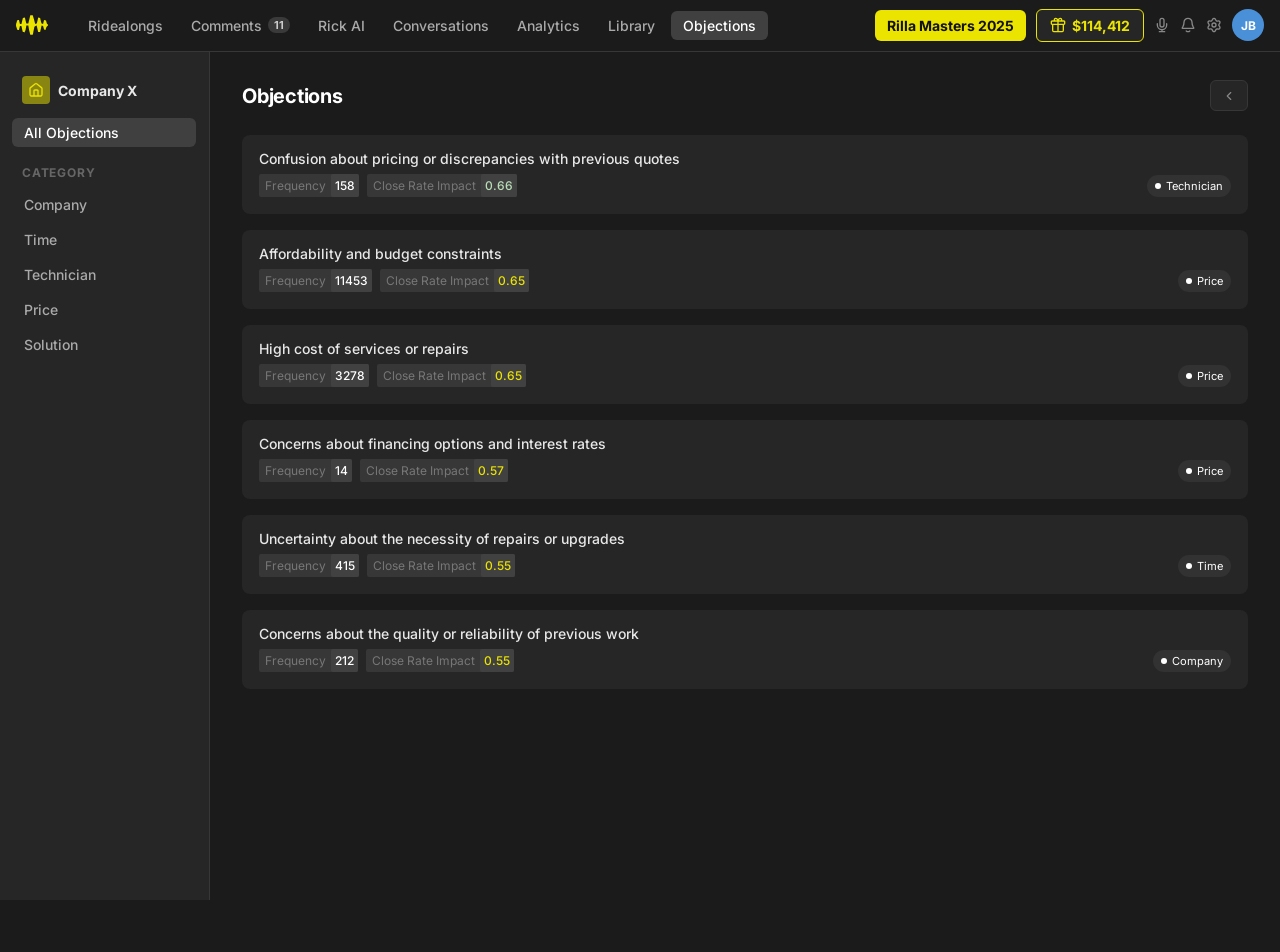
<file: rilla-objections/rilla-objections.html>
<!DOCTYPE html>
<html lang="en">
<head>
<meta charset="UTF-8">
<meta name="viewport" content="width=device-width, initial-scale=1.0">
<title>Rilla – Objections</title>
<link rel="preconnect" href="https://fonts.googleapis.com">
<link rel="preconnect" href="https://fonts.gstatic.com" crossorigin>
<link href="https://fonts.googleapis.com/css2?family=Inter:wght@400;500;700&display=swap" rel="stylesheet">
<style>
  :root {
    --neutral-1: #1b1b1b;
    --neutral-2: #262626;
    --neutral-3: #373737;
    --neutral-4: #414141;
    --neutral-5: #4d4d4d;
    --brand-yellow: #ebe300;
    --brand-yellow-dim: rgba(235,227,0,0.5);
    --success: #b9deb7;
    --transition: 0.15s ease;
  }

  * { margin: 0; padding: 0; box-sizing: border-box; }

  body {
    background: var(--neutral-1);
    color: #e8e8e8;
    font-family: 'Inter', -apple-system, BlinkMacSystemFont, sans-serif;
    font-size: 14px;
    min-height: 100vh;
    overflow-x: hidden;
  }

  /* ── TOP NAV ── */
  .topnav {
    display: flex;
    align-items: center;
    justify-content: space-between;
    background: var(--neutral-1);
    border-bottom: 1px solid var(--neutral-3);
    height: 52px;
    padding: 0 16px 1px;
    position: fixed;
    top: 0; left: 0; right: 0;
    z-index: 100;
  }

  .logo-area {
    display: flex;
    align-items: center;
    padding-right: 28px;
    flex-shrink: 0;
    cursor: pointer;
  }

  .logo-area svg {
    width: 32px;
    height: 20px;
    display: block;
    transition: opacity var(--transition);
  }
  .logo-area:hover svg { opacity: 0.8; }

  .nav-links {
    display: flex;
    align-items: center;
    gap: 4px;
    flex: 1;
  }

  .nav-link {
    padding: 6px 12px;
    border-radius: 6px;
    color: #aaa;
    font-size: 14px;
    font-weight: 500;
    cursor: pointer;
    white-space: nowrap;
    text-decoration: none;
    display: flex;
    align-items: center;
    gap: 6px;
    transition: background var(--transition), color var(--transition);
  }
  .nav-link:hover {
    background: var(--neutral-3);
    color: #e8e8e8;
  }
  .nav-link.active {
    background: #404040;
    color: #ffffff;
  }
  .nav-link.active:hover {
    background: var(--neutral-5);
  }

  .nav-link .badge {
    background: #3a3a3a;
    color: #ccc;
    font-size: 11px;
    font-weight: 700;
    padding: 1px 6px;
    border-radius: 10px;
    transition: background var(--transition);
  }
  .nav-link:hover .badge { background: var(--neutral-4); }

  .nav-right {
    display: flex;
    align-items: center;
    gap: 10px;
    flex-shrink: 0;
  }

  .btn-masters {
    background: var(--brand-yellow);
    color: #111;
    font-size: 14px;
    font-weight: 700;
    padding: 7px 12px;
    border-radius: 6px;
    border: none;
    cursor: pointer;
    white-space: nowrap;
    font-family: 'Inter', sans-serif;
    transition: background var(--transition), transform var(--transition);
  }
  .btn-masters:hover {
    background: #f0eb1a;
    transform: translateY(-1px);
  }
  .btn-masters:active { transform: translateY(0); }

  .btn-revenue {
    display: flex;
    align-items: center;
    gap: 6px;
    background: var(--neutral-2);
    border: 1px solid var(--brand-yellow);
    color: var(--brand-yellow);
    font-size: 14px;
    font-weight: 700;
    padding: 7px 13px;
    border-radius: 6px;
    cursor: pointer;
    font-family: 'Inter', sans-serif;
    transition: background var(--transition), transform var(--transition);
  }
  .btn-revenue:hover {
    background: var(--neutral-3);
    transform: translateY(-1px);
  }
  .btn-revenue:active { transform: translateY(0); }

  .btn-revenue svg {
    width: 16px;
    height: 16px;
    flex-shrink: 0;
  }

  .nav-icon {
    width: 16px;
    height: 16px;
    display: flex;
    align-items: center;
    justify-content: center;
    cursor: pointer;
    color: #888;
    transition: color var(--transition);
  }
  .nav-icon:hover { color: #e8e8e8; }

  .nav-icon svg {
    width: 16px;
    height: 16px;
    display: block;
  }

  .avatar {
    width: 32px;
    height: 32px;
    background: #4a90d9;
    border-radius: 16px;
    display: flex;
    align-items: center;
    justify-content: center;
    font-size: 12px;
    font-weight: 700;
    color: white;
    cursor: pointer;
    transition: opacity var(--transition), transform var(--transition);
  }
  .avatar:hover {
    opacity: 0.85;
    transform: scale(1.05);
  }

  /* ── LAYOUT ── */
  .layout {
    display: flex;
    margin-top: 52px;
    min-height: calc(100vh - 52px);
  }

  /* ── LEFT SIDEBAR ── */
  .sidebar {
    width: 210px;
    min-width: 210px;
    background: var(--neutral-2);
    border-right: 1px solid var(--neutral-3);
    padding: 16px 13px 16px 12px;
    display: flex;
    flex-direction: column;
    gap: 6px;
    min-height: calc(100vh - 52px);
  }

  .company-header {
    display: flex;
    align-items: center;
    gap: 8px;
    padding: 8px 10px;
    border-radius: 6px;
    cursor: pointer;
    transition: background var(--transition);
  }
  .company-header:hover { background: var(--neutral-3); }

  .company-icon {
    width: 28px;
    height: 28px;
    background: var(--brand-yellow-dim);
    border-radius: 4px;
    display: flex;
    align-items: center;
    justify-content: center;
    flex-shrink: 0;
  }

  .company-icon svg {
    width: 16px;
    height: 16px;
    color: var(--brand-yellow);
  }

  .company-name {
    font-size: 14px;
    font-weight: 700;
    color: #e8e8e8;
  }

  .sidebar-section-label {
    font-size: 12px;
    font-weight: 700;
    text-transform: uppercase;
    letter-spacing: 0.8px;
    color: #666;
    padding: 12px 10px 4px;
  }

  .sidebar-nav-item {
    display: flex;
    align-items: center;
    gap: 6px;
    padding: 6px 12px;
    border-radius: 6px;
    font-size: 14px;
    font-weight: 500;
    color: #aaa;
    cursor: pointer;
    width: 100%;
    transition: background var(--transition), color var(--transition);
    user-select: none;
  }
  .sidebar-nav-item:hover {
    background: var(--neutral-3);
    color: #e8e8e8;
  }
  .sidebar-nav-item.active {
    background: #404040;
    color: #ffffff;
  }
  .sidebar-nav-item.active:hover {
    background: var(--neutral-5);
  }

  /* Filtered-out cards */
  .objection-card.hidden {
    display: none;
  }

  /* ── MAIN CONTENT ── */
  .main {
    flex: 1;
    padding: 28px 32px;
    overflow-y: auto;
    background: var(--neutral-1);
    display: flex;
    flex-direction: column;
    gap: 24px;
  }

  .main-header {
    display: flex;
    align-items: center;
    justify-content: space-between;
    flex-shrink: 0;
    width: 100%;
  }

  .main-title {
    font-size: 20px;
    font-weight: 700;
    color: #ffffff;
    letter-spacing: -0.22px;
  }

  .collapse-btn {
    width: 38px;
    height: 31px;
    background: var(--neutral-2);
    border: 1px solid var(--neutral-3);
    border-radius: 6px;
    display: flex;
    align-items: center;
    justify-content: center;
    cursor: pointer;
    padding: 7px 11px;
    flex-shrink: 0;
    color: #888;
    transition: background var(--transition), color var(--transition), border-color var(--transition);
  }
  .collapse-btn:hover {
    background: var(--neutral-3);
    color: #e8e8e8;
    border-color: var(--neutral-4);
  }

  .collapse-btn svg {
    width: 16px;
    height: 16px;
    display: block;
  }

  /* ── OBJECTION CARDS ── */
  .objection-list {
    display: flex;
    flex-direction: column;
    gap: 16px;
    flex-shrink: 0;
    width: 100%;
  }

  .objection-card {
    display: flex;
    align-items: flex-end;
    justify-content: space-between;
    padding: 16px;
    background: var(--neutral-2);
    border: 1px solid transparent;
    border-radius: 8px;
    cursor: pointer;
    transition: border-color var(--transition);
  }
  .objection-card:hover {
    border-color: var(--neutral-3);
  }

  .objection-left {
    flex: 1;
    min-width: 0;
    display: flex;
    flex-direction: column;
    gap: 8px;
  }

  .objection-title {
    font-size: 14px;
    font-weight: 500;
    color: #e8e8e8;
    line-height: 1;
  }

  .objection-meta {
    display: flex;
    align-items: center;
    gap: 8px;
  }

  /* Pill: label + value */
  .pill {
    display: flex;
    align-items: center;
    gap: 5px;
    background: var(--neutral-3);
    border-radius: 2px;
    padding-left: 6px;
    flex-shrink: 0;
  }

  .pill-label {
    font-size: 12px;
    font-weight: 400;
    color: #777;
    white-space: nowrap;
  }

  .pill-value {
    background: var(--neutral-4);
    border-radius: 2px;
    padding: 4px;
    font-size: 12px;
    font-weight: 500;
    white-space: nowrap;
  }

  .pill-value.white { color: #ffffff; }
  .pill-value.yellow { color: var(--brand-yellow); }
  .pill-value.green  { color: var(--success); }

  /* Category tag */
  .tag {
    background: #313231;
    border-radius: 100px;
    padding: 4px 8px;
    display: flex;
    align-items: center;
    flex-shrink: 0;
    margin-left: 16px;
  }

  .tag-inner {
    display: flex;
    align-items: center;
    gap: 5px;
  }

  .tag-dot {
    width: 6px;
    height: 6px;
    border-radius: 3px;
    background: #ffffff;
    flex-shrink: 0;
  }

  .tag-label {
    font-size: 11.1px;
    font-weight: 400;
    color: #ffffff;
    white-space: nowrap;
  }

  /* ── DETAIL VIEW ── */
  #list-view {
    display: flex;
    flex-direction: column;
    gap: 24px;
    width: 100%;
  }
  #detail-view {
    display: none;
    flex-direction: column;
    gap: 24px;
    width: 100%;
  }

  /* Breadcrumb header */
  .detail-breadcrumb {
    display: flex;
    align-items: center;
    justify-content: space-between;
    flex-shrink: 0;
    width: 100%;
  }
  .breadcrumb-text {
    font-size: 14px;
    font-weight: 500;
    color: #ffffff;
    white-space: nowrap;
  }
  .bc-link {
    cursor: pointer;
    color: #ffffff;
    font-weight: 500;
  }
  .bc-link:hover { text-decoration: underline; }
  .bc-bold { font-weight: 700; }

  /* Detail sections */
  .detail-section {
    display: flex;
    flex-direction: column;
    gap: 16px;
    width: 100%;
    flex-shrink: 0;
  }
  .detail-text-block {
    display: flex;
    flex-direction: column;
    gap: 12px;
  }
  .detail-title {
    font-size: 16px;
    font-weight: 700;
    color: #ffffff;
  }
  .detail-description {
    font-size: 14px;
    font-weight: 500;
    color: #aaa;
    line-height: 1.5;
    max-width: 900px;
  }

  /* Charts */
  .charts-row {
    display: flex;
    gap: 16px;
    width: 100%;
    align-items: stretch;
  }
  .chart-card {
    flex: 1;
    background: var(--neutral-2);
    border-radius: 8px;
    padding: 16px;
    display: flex;
    flex-direction: column;
    align-items: center;
    justify-content: space-between;
    gap: 16px;
  }
  .chart-card-title {
    font-size: 14px;
    font-weight: 500;
    color: #e8e8e8;
    width: 100%;
    align-self: flex-start;
  }
  .pie-chart {
    width: 100px;
    height: 100px;
    border-radius: 50%;
  }
  .pie-chart.close-rate {
    background: conic-gradient(from -90deg, #000 0% 64.79%, #ebe300 64.79% 100%);
  }
  .pie-chart.conversations {
    background: conic-gradient(from -90deg, #ebe300 0% 94.34%, #000 94.34% 100%);
  }
  .pie-label {
    position: absolute;
    font-size: 12px;
    color: white;
    white-space: nowrap;
    font-weight: 400;
  }
  .chart-legend {
    display: flex;
    gap: 40px;
    align-items: center;
    flex-wrap: wrap;
    justify-content: center;
  }
  .legend-item {
    display: flex;
    gap: 6px;
    align-items: flex-end;
  }
  .legend-dot {
    width: 16px;
    height: 16px;
    border-radius: 4px;
    flex-shrink: 0;
  }
  .legend-dot.black { background: #000; }
  .legend-dot.yellow { background: var(--brand-yellow); }
  .legend-text {
    font-size: 12px;
    color: #aaa;
    white-space: nowrap;
  }

  /* AI tracker */
  .ai-label {
    font-size: 14px;
    white-space: nowrap;
    color: #ffffff;
  }
  .ai-label .ai-prefix { color: #aaa; font-weight: 500; }
  .ai-label .ai-bold { font-weight: 700; }
  .tracker-card {
    background: var(--neutral-2);
    padding: 16px;
    width: 329px;
    border-radius: 8px;
    font-size: 14px;
    font-weight: 500;
    color: #ffffff;
    line-height: 1.6;
  }
  .tracker-card .t-yellow { color: var(--brand-yellow); }
  .tracker-card .t-big { color: var(--brand-yellow); font-size: 18px; font-weight: 500; }

  /* Section titles (icon + text) */
  .section-title {
    display: flex;
    align-items: center;
    gap: 8px;
    flex-shrink: 0;
  }
  .section-title svg {
    width: 16px;
    height: 16px;
    flex-shrink: 0;
    color: #e8e8e8;
  }
  .section-title-text {
    font-size: 14px;
    font-weight: 700;
    color: #ffffff;
    white-space: nowrap;
  }

  /* Rep cards */
  .rep-cards {
    display: flex;
    flex-direction: column;
    gap: 8px;
    width: 100%;
  }
  .rep-card {
    display: flex;
    align-items: center;
    justify-content: space-between;
    padding: 16px;
    background: var(--neutral-2);
    border: 1px solid transparent;
    border-radius: 8px;
    transition: border-color var(--transition);
  }
  .rep-card:hover { border-color: var(--neutral-3); }
  .rep-info {
    display: flex;
    align-items: center;
    gap: 10px;
  }
  .rep-name {
    font-size: 14px;
    font-weight: 500;
    color: #ffffff;
    white-space: nowrap;
  }
  .rep-location {
    font-size: 14px;
    font-weight: 500;
    color: #aaa;
    white-space: nowrap;
  }
  .rep-icon {
    width: 16px;
    height: 16px;
    color: #aaa;
    display: flex;
    align-items: center;
    justify-content: center;
    flex-shrink: 0;
  }
  .rep-icon svg { width: 16px; height: 16px; }
  .rep-pills {
    display: flex;
    align-items: center;
    gap: 10px;
  }

  /* Red pill value */
  .pill-value.red { color: #cb6b77; }

  /* ── RICK AI PANEL ── */
  /* When Rick AI is open, main switches to a row layout */
  .main.rick-ai-open {
    flex-direction: row;
    gap: 0;
    padding: 0;
    overflow: hidden;
    height: calc(100vh - 52px);
    align-items: stretch;
  }
  .main.rick-ai-open #detail-view {
    flex: 1;
    min-width: 0;
    overflow-y: auto;
    padding: 28px 32px;
    gap: 24px;
  }

  /* Rick AI panel */
  #rick-ai-panel {
    display: none;
    flex-direction: column;
    width: 439px;
    min-width: 439px;
    background: #1d1d1d;
    border-left: 1px solid var(--neutral-3);
    height: 100%;
    overflow: hidden;
  }
  #rick-ai-panel.open {
    display: flex;
  }

  /* Rick AI header */
  .rick-ai-header {
    display: flex;
    align-items: center;
    justify-content: space-between;
    padding: 28px 32px;
    border-bottom: 1px solid var(--neutral-3);
    flex-shrink: 0;
    background: #1d1d1d;
  }
  .rick-ai-title {
    font-size: 14px;
    font-weight: 700;
    color: #ffffff;
    white-space: nowrap;
  }

  /* Rick AI body */
  .rick-ai-body {
    flex: 1;
    display: flex;
    flex-direction: column;
    justify-content: flex-end;
    padding: 28px 32px;
    overflow-y: auto;
    background: #1d1d1d;
  }

  /* Message input card */
  .rick-ai-input-card {
    position: relative;
    display: flex;
    align-items: center;
    justify-content: space-between;
    padding: 16px;
    background: var(--neutral-2);
    border: 1px solid var(--neutral-3);
    border-radius: 8px;
    flex-shrink: 0;
    overflow: hidden;
  }
  /* Yellow left accent bar */
  .rick-ai-input-card::before {
    content: '';
    position: absolute;
    left: -1px;
    top: -1px;
    width: 7px;
    height: calc(100% + 2px);
    background: var(--brand-yellow);
    border-radius: 8px 0 0 8px;
  }
  .rick-ai-input-text {
    flex: 1;
    font-size: 14px;
    font-weight: 500;
    color: #aaa;
    padding-left: 12px;
    white-space: nowrap;
    overflow: hidden;
    text-overflow: ellipsis;
    cursor: text;
  }
  .rick-ai-input-text .cursor-bar {
    color: #ffffff;
    font-weight: 500;
  }
  .rick-ai-send-btn {
    width: 32px;
    height: 31px;
    background: var(--brand-yellow);
    border-radius: 100px;
    display: flex;
    align-items: center;
    justify-content: center;
    cursor: pointer;
    flex-shrink: 0;
    border: none;
    transition: background var(--transition), transform var(--transition);
  }
  .rick-ai-send-btn:hover {
    background: #f0eb1a;
    transform: scale(1.05);
  }
  .rick-ai-send-btn svg {
    width: 16px;
    height: 16px;
    color: #111;
    stroke: #111;
  }

  /* Back-btn icon switching:
     default = chevron-right (Rick AI is closed, click to open right panel)
     .rick-open = chevron-left (Rick AI is open, click to close right panel) */
  .collapse-btn .icon-chevron-right { display: block; }
  .collapse-btn .icon-chevron-left  { display: none; }
  .collapse-btn.rick-open .icon-chevron-right { display: none; }
  .collapse-btn.rick-open .icon-chevron-left  { display: block; }

  /* Conversations footer */
  .convos-footer {
    display: flex;
    align-items: center;
    gap: 8px;
    flex-shrink: 0;
    padding-bottom: 8px;
  }
  .convos-footer svg { width: 16px; height: 16px; color: #e8e8e8; flex-shrink: 0; }
  .convos-footer-text {
    font-size: 14px;
    font-weight: 700;
    color: #ffffff;
    white-space: nowrap;
  }
</style>
</head>
<body>

<!-- TOP NAV -->
<nav class="topnav">

  <!-- Logo: local rilla-logo.svg inlined with brand yellow fill -->
  <div class="logo-area">
    <svg width="32" height="20" viewBox="0 0 65 40" fill="none" xmlns="http://www.w3.org/2000/svg">
      <path d="M29.0003 0C30.6503 0 32.3003 0 34.0003 0C36.1236 5.87996 37.5277 11.9329 39.0003 18C39.9903 17.67 40.9803 17.34 42.0003 17C43.0335 14.2083 43.0335 14.2083 43.6878 10.9375C44.0649 9.28041 44.0649 9.28041 44.4495 7.58984C44.6313 6.7352 44.8131 5.88055 45.0003 5C46.3203 5.33 47.6403 5.66 49.0003 6C49.1821 6.78246 49.3638 7.56492 49.5511 8.37109C49.8025 9.38301 50.0538 10.3949 50.3128 11.4375C50.5565 12.4468 50.8001 13.4562 51.0511 14.4961C51.3643 15.3224 51.6776 16.1487 52.0003 17C52.9903 17.33 53.9803 17.66 55.0003 18C55.6603 15.36 56.3203 12.72 57.0003 10C58.3203 10.33 59.6403 10.66 61.0003 11C61.2891 12.1344 61.5778 13.2687 61.8753 14.4375C62.2466 15.6131 62.6178 16.7888 63.0003 18C63.6603 18.33 64.3203 18.66 65.0003 19C65.0003 19.66 65.0003 20.32 65.0003 21C64.5466 21.4125 64.0928 21.825 63.6253 22.25C61.4605 24.5814 60.8733 26.9783 60.0003 30C59.0103 29.67 58.0203 29.34 57.0003 29C56.3337 26.6667 55.667 24.3333 55.0003 22C54.0103 21.67 53.0203 21.34 52.0003 21C51.0103 25.29 50.0203 29.58 49.0003 34C47.6803 34 46.3603 34 45.0003 34C44.0103 29.71 43.0203 25.42 42.0003 21C38.0182 22.4693 38.0182 22.4693 37.179 24.7876C36.9591 25.8402 36.9591 25.8402 36.7347 26.9141C36.5671 27.6746 36.3995 28.4352 36.2269 29.2188C36.0696 30.0128 35.9124 30.8069 35.7503 31.625C35.5776 32.4268 35.4049 33.2286 35.2269 34.0547C34.8029 36.0333 34.3996 38.0163 34.0003 40C32.3503 40 30.7003 40 29.0003 40C27.3535 33.6924 25.7372 27.4847 25.0003 21C23.6803 21 22.3603 21 21.0003 21C20.8792 21.7593 20.758 22.5185 20.6331 23.3008C20.4656 24.2946 20.298 25.2885 20.1253 26.3125C19.9629 27.2986 19.8005 28.2848 19.6331 29.3008C19.0003 32 19.0003 32 17.0003 35C15.5153 34.505 15.5153 34.505 14.0003 34C13.0511 31.2773 13.0511 31.2773 12.3128 27.9375C12.0615 26.8328 11.8101 25.728 11.5511 24.5898C11.3693 23.7352 11.1876 22.8805 11.0003 22C10.0103 22 9.02032 22 8.00032 22C7.34032 24.64 6.68032 27.28 6.00032 30C5.01032 30 4.02032 30 3.00032 30C2.49199 28.7534 1.99401 27.5025 1.50032 26.25C1.22189 25.5539 0.943449 24.8578 0.656574 24.1406C-0.528884 20.2738 0.0515699 17.3719 1.50032 13.75C1.77876 13.0436 2.0572 12.3372 2.34407 11.6094C2.66892 10.8127 2.66892 10.8127 3.00032 10C3.99032 10 4.98032 10 6.00032 10C6.66032 12.64 7.32032 15.28 8.00032 18C8.99032 18 9.98032 18 11.0003 18C11.9903 14.04 12.9803 10.08 14.0003 6C15.3203 5.67 16.6403 5.34 18.0003 5C18.9903 8.96 19.9803 12.92 21.0003 17C22.3203 17 23.6403 17 25.0003 17C26.3203 11.39 27.6403 5.78 29.0003 0Z" fill="#ebe300"/>
    </svg>
  </div>

  <!-- Nav links -->
  <div class="nav-links">
    <a class="nav-link" href="#">Ridealongs</a>
    <a class="nav-link" href="#">
      Comments
      <span class="badge">11</span>
    </a>
    <a class="nav-link" href="#">Rick AI</a>
    <a class="nav-link" href="#">Conversations</a>
    <a class="nav-link" href="#">Analytics</a>
    <a class="nav-link" href="#">Library</a>
    <a class="nav-link active" href="#">Objections</a>
  </div>

  <!-- Right side -->
  <div class="nav-right">
    <button class="btn-masters">Rilla Masters 2025</button>

    <button class="btn-revenue">
      <!-- gift-01.svg inline, currentColor = brand-yellow -->
      <svg viewBox="0 0 24 24" fill="none" stroke="currentColor" stroke-width="2" stroke-linecap="round" stroke-linejoin="round">
        <path d="M12 6V22M12 6H8.46429C7.94332 6 7.4437 5.78929 7.07533 5.41421C6.70695 5.03914 6.5 4.53043 6.5 4C6.5 3.46957 6.70695 2.96086 7.07533 2.58579C7.4437 2.21071 7.94332 2 8.46429 2C11.2143 2 12 6 12 6ZM12 6H15.5357C16.0567 6 16.5563 5.78929 16.9247 5.41421C17.293 5.03914 17.5 4.53043 17.5 4C17.5 3.46957 17.293 2.96086 16.9247 2.58579C16.5563 2.21071 16.0567 2 15.5357 2C12.7857 2 12 6 12 6ZM20 11V18.8C20 19.9201 20 20.4802 19.782 20.908C19.5903 21.2843 19.2843 21.5903 18.908 21.782C18.4802 22 17.9201 22 16.8 22L7.2 22C6.07989 22 5.51984 22 5.09202 21.782C4.71569 21.5903 4.40973 21.2843 4.21799 20.908C4 20.4802 4 19.9201 4 18.8V11M2 7.6L2 9.4C2 9.96005 2 10.2401 2.10899 10.454C2.20487 10.6422 2.35785 10.7951 2.54601 10.891C2.75992 11 3.03995 11 3.6 11L20.4 11C20.9601 11 21.2401 11 21.454 10.891C21.6422 10.7951 21.7951 10.6422 21.891 10.454C22 10.2401 22 9.96005 22 9.4V7.6C22 7.03995 22 6.75992 21.891 6.54601C21.7951 6.35785 21.6422 6.20487 21.454 6.10899C21.2401 6 20.9601 6 20.4 6L3.6 6C3.03995 6 2.75992 6 2.54601 6.10899C2.35785 6.20487 2.20487 6.35785 2.10899 6.54601C2 6.75992 2 7.03995 2 7.6Z"/>
      </svg>
      $114,412
    </button>

    <!-- microphone-01 -->
    <div class="nav-icon" title="Microphone">
      <svg viewBox="0 0 24 24" fill="none" stroke="currentColor" stroke-width="2" stroke-linecap="round" stroke-linejoin="round">
        <path d="M19 10V12C19 15.866 15.866 19 12 19M5 10V12C5 15.866 8.13401 19 12 19M12 19V22M8 22H16M12 15C10.3431 15 9 13.6569 9 12V5C9 3.34315 10.3431 2 12 2C13.6569 2 15 3.34315 15 5V12C15 13.6569 13.6569 15 12 15Z"/>
      </svg>
    </div>

    <!-- bell-01 -->
    <div class="nav-icon" title="Notifications">
      <svg viewBox="0 0 24 24" fill="none" stroke="currentColor" stroke-width="2" stroke-linecap="round" stroke-linejoin="round">
        <path d="M9.35419 21C10.0593 21.6224 10.9856 22 12 22C13.0145 22 13.9407 21.6224 14.6458 21M18 8C18 6.4087 17.3679 4.88258 16.2427 3.75736C15.1174 2.63214 13.5913 2 12 2C10.4087 2 8.8826 2.63214 7.75738 3.75736C6.63216 4.88258 6.00002 6.4087 6.00002 8C6.00002 11.0902 5.22049 13.206 4.34968 14.6054C3.61515 15.7859 3.24788 16.3761 3.26134 16.5408C3.27626 16.7231 3.31488 16.7926 3.46179 16.9016C3.59448 17 4.19261 17 5.38887 17H18.6112C19.8074 17 20.4056 17 20.5382 16.9016C20.6852 16.7926 20.7238 16.7231 20.7387 16.5408C20.7522 16.3761 20.3849 15.7859 19.6504 14.6054C18.7795 13.206 18 11.0902 18 8Z"/>
      </svg>
    </div>

    <!-- settings-02 -->
    <div class="nav-icon" title="Settings">
      <svg viewBox="0 0 24 24" fill="none" stroke="currentColor" stroke-width="2" stroke-linecap="round" stroke-linejoin="round">
        <path d="M9.3951 19.3711L9.97955 20.6856C10.1533 21.0768 10.4368 21.4093 10.7958 21.6426C11.1547 21.8759 11.5737 22.0001 12.0018 22C12.4299 22.0001 12.8488 21.8759 13.2078 21.6426C13.5667 21.4093 13.8503 21.0768 14.024 20.6856L14.6084 19.3711C14.8165 18.9047 15.1664 18.5159 15.6084 18.26C16.0532 18.0034 16.5678 17.8941 17.0784 17.9478L18.5084 18.1C18.9341 18.145 19.3637 18.0656 19.7451 17.8713C20.1265 17.6771 20.4434 17.3763 20.6573 17.0056C20.8715 16.635 20.9735 16.2103 20.9511 15.7829C20.9286 15.3555 20.7825 14.9438 20.5307 14.5978L19.684 13.4344C19.3825 13.0171 19.2214 12.5148 19.224 12C19.2239 11.4866 19.3865 10.9864 19.6884 10.5711L20.5351 9.40778C20.787 9.06175 20.933 8.65007 20.9555 8.22267C20.978 7.79528 20.8759 7.37054 20.6618 7C20.4479 6.62923 20.131 6.32849 19.7496 6.13423C19.3681 5.93997 18.9386 5.86053 18.5129 5.90556L17.0829 6.05778C16.5722 6.11141 16.0577 6.00212 15.6129 5.74556C15.17 5.48825 14.82 5.09736 14.6129 4.62889L14.024 3.31444C13.8503 2.92317 13.5667 2.59072 13.2078 2.3574C12.8488 2.12408 12.4299 1.99993 12.0018 2C11.5737 1.99993 11.1547 2.12408 10.7958 2.3574C10.4368 2.59072 10.1533 2.92317 9.97955 3.31444L9.3951 4.62889C9.18803 5.09736 8.83798 5.48825 8.3951 5.74556C7.95032 6.00212 7.43577 6.11141 6.9251 6.05778L5.49066 5.90556C5.06499 5.86053 4.6354 5.93997 4.25397 6.13423C3.87255 6.32849 3.55567 6.62923 3.34177 7C3.12759 7.37054 3.02555 7.79528 3.04804 8.22267C3.07052 8.65007 3.21656 9.06175 3.46844 9.40778L4.3151 10.5711C4.61704 10.9864 4.77964 11.4866 4.77955 12C4.77964 12.5134 4.61704 13.0137 4.3151 13.4289L3.46844 14.5922C3.21656 14.9382 3.07052 15.3499 3.04804 15.7773C3.02555 16.2047 3.12759 16.6295 3.34177 17C3.55589 17.3706 3.8728 17.6712 4.25417 17.8654C4.63554 18.0596 5.06502 18.1392 5.49066 18.0944L6.92066 17.9422C7.43133 17.8886 7.94587 17.9979 8.39066 18.2544C8.83519 18.511 9.18687 18.902 9.3951 19.3711Z"/>
        <path d="M12 15C13.6568 15 15 13.6569 15 12C15 10.3431 13.6568 9 12 9C10.3431 9 8.99998 10.3431 8.99998 12C8.99998 13.6569 10.3431 15 12 15Z"/>
      </svg>
    </div>

    <div class="avatar">JB</div>
  </div>
</nav>

<!-- LAYOUT -->
<div class="layout">

  <!-- SIDEBAR -->
  <aside class="sidebar">
    <div class="company-header">
      <div class="company-icon">
        <!-- home-02.svg inline -->
        <svg viewBox="0 0 24 24" fill="none" stroke="currentColor" stroke-width="2" stroke-linecap="round" stroke-linejoin="round">
          <path d="M9 21V13.6C9 13.0399 9 12.7599 9.10899 12.546C9.20487 12.3578 9.35785 12.2049 9.54601 12.109C9.75992 12 10.0399 12 10.6 12H13.4C13.9601 12 14.2401 12 14.454 12.109C14.6422 12.2049 14.7951 12.3578 14.891 12.546C15 12.7599 15 13.0399 15 13.6V21M11.0177 2.764L4.23539 8.03912C3.78202 8.39175 3.55534 8.56806 3.39203 8.78886C3.24737 8.98444 3.1396 9.20478 3.07403 9.43905C3 9.70352 3 9.9907 3 10.5651V17.8C3 18.9201 3 19.4801 3.21799 19.908C3.40973 20.2843 3.71569 20.5903 4.09202 20.782C4.51984 21 5.07989 21 6.2 21H17.8C18.9201 21 19.4802 21 19.908 20.782C20.2843 20.5903 20.5903 20.2843 20.782 19.908C21 19.4801 21 18.9201 21 17.8V10.5651C21 9.9907 21 9.70352 20.926 9.43905C20.8604 9.20478 20.7526 8.98444 20.608 8.78886C20.4447 8.56806 20.218 8.39175 19.7646 8.03913L12.9823 2.764C12.631 2.49075 12.4553 2.35412 12.2613 2.3016C12.0902 2.25526 11.9098 2.25526 11.7387 2.3016C11.5447 2.35412 11.369 2.49075 11.0177 2.764Z"/>
        </svg>
      </div>
      <span class="company-name">Company X</span>
    </div>

    <div class="sidebar-nav-item active" data-filter="all">All Objections</div>

    <div class="sidebar-section-label">Category</div>
    <div class="sidebar-nav-item" data-filter="Company">Company</div>
    <div class="sidebar-nav-item" data-filter="Time">Time</div>
    <div class="sidebar-nav-item" data-filter="Technician">Technician</div>
    <div class="sidebar-nav-item" data-filter="Price">Price</div>
    <div class="sidebar-nav-item" data-filter="Solution">Solution</div>
  </aside>

  <!-- MAIN -->
  <main class="main">
    <div id="list-view">
    <div class="main-header">
      <h1 class="main-title">Objections</h1>
      <div class="collapse-btn" title="Collapse">
        <!-- chevron-left.svg inline -->
        <svg viewBox="0 0 24 24" fill="none" stroke="currentColor" stroke-width="2" stroke-linecap="round" stroke-linejoin="round">
          <path d="M15 18L9 12L15 6"/>
        </svg>
      </div>
    </div>

    <div class="objection-list">

      <!-- Card 1 -->
      <div class="objection-card" data-category="Technician">
        <div class="objection-left">
          <div class="objection-title">Confusion about pricing or discrepancies with previous quotes</div>
          <div class="objection-meta">
            <div class="pill">
              <span class="pill-label">Frequency</span>
              <span class="pill-value white">158</span>
            </div>
            <div class="pill">
              <span class="pill-label">Close Rate Impact</span>
              <span class="pill-value green">0.66</span>
            </div>
          </div>
        </div>
        <div class="tag">
          <div class="tag-inner">
            <div class="tag-dot"></div>
            <span class="tag-label">Technician</span>
          </div>
        </div>
      </div>

      <!-- Card 2 -->
      <div class="objection-card" id="card-affordability" data-category="Price">
        <div class="objection-left">
          <div class="objection-title">Affordability and budget constraints</div>
          <div class="objection-meta">
            <div class="pill">
              <span class="pill-label">Frequency</span>
              <span class="pill-value white">11453</span>
            </div>
            <div class="pill">
              <span class="pill-label">Close Rate Impact</span>
              <span class="pill-value yellow">0.65</span>
            </div>
          </div>
        </div>
        <div class="tag">
          <div class="tag-inner">
            <div class="tag-dot"></div>
            <span class="tag-label">Price</span>
          </div>
        </div>
      </div>

      <!-- Card 3 -->
      <div class="objection-card" data-category="Price">
        <div class="objection-left">
          <div class="objection-title">High cost of services or repairs</div>
          <div class="objection-meta">
            <div class="pill">
              <span class="pill-label">Frequency</span>
              <span class="pill-value white">3278</span>
            </div>
            <div class="pill">
              <span class="pill-label">Close Rate Impact</span>
              <span class="pill-value yellow">0.65</span>
            </div>
          </div>
        </div>
        <div class="tag">
          <div class="tag-inner">
            <div class="tag-dot"></div>
            <span class="tag-label">Price</span>
          </div>
        </div>
      </div>

      <!-- Card 4 -->
      <div class="objection-card" data-category="Price">
        <div class="objection-left">
          <div class="objection-title">Concerns about financing options and interest rates</div>
          <div class="objection-meta">
            <div class="pill">
              <span class="pill-label">Frequency</span>
              <span class="pill-value white">14</span>
            </div>
            <div class="pill">
              <span class="pill-label">Close Rate Impact</span>
              <span class="pill-value yellow">0.57</span>
            </div>
          </div>
        </div>
        <div class="tag">
          <div class="tag-inner">
            <div class="tag-dot"></div>
            <span class="tag-label">Price</span>
          </div>
        </div>
      </div>

      <!-- Card 5 -->
      <div class="objection-card" data-category="Time">
        <div class="objection-left">
          <div class="objection-title">Uncertainty about the necessity of repairs or upgrades</div>
          <div class="objection-meta">
            <div class="pill">
              <span class="pill-label">Frequency</span>
              <span class="pill-value white">415</span>
            </div>
            <div class="pill">
              <span class="pill-label">Close Rate Impact</span>
              <span class="pill-value yellow">0.55</span>
            </div>
          </div>
        </div>
        <div class="tag">
          <div class="tag-inner">
            <div class="tag-dot"></div>
            <span class="tag-label">Time</span>
          </div>
        </div>
      </div>

      <!-- Card 6 -->
      <div class="objection-card" data-category="Company">
        <div class="objection-left">
          <div class="objection-title">Concerns about the quality or reliability of previous work</div>
          <div class="objection-meta">
            <div class="pill">
              <span class="pill-label">Frequency</span>
              <span class="pill-value white">212</span>
            </div>
            <div class="pill">
              <span class="pill-label">Close Rate Impact</span>
              <span class="pill-value yellow">0.55</span>
            </div>
          </div>
        </div>
        <div class="tag">
          <div class="tag-inner">
            <div class="tag-dot"></div>
            <span class="tag-label">Company</span>
          </div>
        </div>
      </div>

    </div><!-- /objection-list -->
    </div><!-- /list-view -->

    <!-- DETAIL VIEW -->
    <div id="detail-view">

      <!-- Breadcrumb header -->
      <div class="detail-breadcrumb">
        <div class="breadcrumb-text">
          <span id="breadcrumb-back" class="bc-link">Objections</span>
          <span> / </span>
          <span class="bc-bold">Affordability and budget constraints</span>
        </div>
        <div id="back-btn" class="collapse-btn" title="Toggle Rick AI">
          <!-- chevron-right: shown when Rick AI is closed -->
          <svg class="icon-chevron-right" viewBox="0 0 24 24" fill="none" stroke="currentColor" stroke-width="2" stroke-linecap="round" stroke-linejoin="round">
            <path d="M9 18L15 12L9 6"/>
          </svg>
          <!-- chevron-left: shown when Rick AI is open -->
          <svg class="icon-chevron-left" viewBox="0 0 24 24" fill="none" stroke="currentColor" stroke-width="2" stroke-linecap="round" stroke-linejoin="round">
            <path d="M15 18L9 12L15 6"/>
          </svg>
        </div>
      </div>

      <!-- Section 1: Title + Description + Charts -->
      <div class="detail-section">
        <div class="detail-text-block">
          <div class="detail-title">Affordability and budget constraints</div>
          <div class="detail-description">The customer expressed uncertainty about the cost of flooring and whether to invest in tile or linoleum due to concerns about how long they would stay in the property.</div>
          <div class="tag" style="align-self:flex-start;">
            <div class="tag-inner">
              <div class="tag-dot"></div>
              <span class="tag-label">Price</span>
            </div>
          </div>
        </div>

        <div class="charts-row">
          <!-- Close Rate card -->
          <div class="chart-card">
            <div class="chart-card-title">Close Rate</div>
            <div style="position:relative; width:192px; height:100px; flex-shrink:0;">
              <div class="pie-chart close-rate" style="position:absolute; left:46px; top:0;"></div>
              <span class="pie-label" style="left:0; top:15px;">35.21%</span>
              <span class="pie-label" style="left:152px; top:60px;">64.79%</span>
            </div>
            <div class="chart-legend">
              <div class="legend-item">
                <div class="legend-dot black"></div>
                <span class="legend-text">Deal Closed (7420)</span>
              </div>
              <div class="legend-item">
                <div class="legend-dot yellow"></div>
                <span class="legend-text">Deal Not Closed (4033)</span>
              </div>
            </div>
          </div>

          <!-- % of Conversations card -->
          <div class="chart-card">
            <div class="chart-card-title">Percentage of the total conversations with this objection</div>
            <div style="position:relative; width:165px; height:120px; flex-shrink:0;">
              <div class="pie-chart conversations" style="position:absolute; left:0; top:20px;"></div>
              <span class="pie-label" style="left:12px; top:0;">5.66%</span>
              <span class="pie-label" style="left:107px; top:80px;">94.34%</span>
            </div>
            <div class="chart-legend">
              <div class="legend-item">
                <div class="legend-dot yellow"></div>
                <span class="legend-text">Conversations with this objection (11453)</span>
              </div>
              <div class="legend-item">
                <div class="legend-dot black"></div>
                <span class="legend-text">Conversations without this objection (687)</span>
              </div>
            </div>
          </div>
        </div>
      </div>

      <!-- Section 2: AI Tracker Impact -->
      <div class="detail-section">
        <div class="ai-label">
          <span class="ai-prefix">ai</span> <span class="ai-bold">Tracker Impact</span>
        </div>
        <div class="tracker-card">
          Missing the <span class="t-yellow">"Yard Sign"</span> tracker will lead to a <span class="t-big">32%</span> increase in this objection
        </div>
      </div>

      <!-- Section 3: Developing Reps -->
      <div class="detail-section">
        <div class="section-title">
          <svg viewBox="0 0 24 24" fill="none" stroke="currentColor" stroke-width="2" stroke-linecap="round" stroke-linejoin="round">
            <path d="M22 17L14.1314 9.13137C13.7354 8.73535 13.5373 8.53735 13.309 8.46316C13.1082 8.3979 12.8918 8.3979 12.691 8.46316C12.4627 8.53735 12.2646 8.73535 11.8686 9.13137L9.13137 11.8686C8.73535 12.2646 8.53735 12.4627 8.30902 12.5368C8.10817 12.6021 7.89183 12.6021 7.69098 12.5368C7.46265 12.4627 7.26465 12.2646 6.86863 11.8686L2 7M22 17H15M22 17V10"/>
          </svg>
          <span class="section-title-text">Developing Reps</span>
        </div>
        <div class="rep-cards">
          <!-- Angel Caleb -->
          <div class="rep-card">
            <div class="rep-info">
              <div class="avatar">AC</div>
              <span class="rep-name">Angel Caleb</span>
              <div class="rep-icon">
                <svg viewBox="0 0 24 24" fill="none" stroke="currentColor" stroke-width="2" stroke-linecap="round" stroke-linejoin="round">
                  <path d="M18 15.8369C19.4559 16.5683 20.7041 17.742 21.6152 19.2096C21.7956 19.5003 21.8858 19.6456 21.917 19.8468C21.9804 20.2558 21.7008 20.7585 21.3199 20.9204C21.1325 21 20.9216 21 20.5 21M16 11.5322C17.4817 10.7959 18.5 9.26686 18.5 7.5C18.5 5.73314 17.4817 4.20411 16 3.46776M14 7.5C14 9.98528 11.9852 12 9.49996 12C7.01468 12 4.99996 9.98528 4.99996 7.5C4.99996 5.01472 7.01468 3 9.49996 3C11.9852 3 14 5.01472 14 7.5ZM2.55919 18.9383C4.1535 16.5446 6.66933 15 9.49996 15C12.3306 15 14.8464 16.5446 16.4407 18.9383C16.79 19.4628 16.9646 19.725 16.9445 20.0599C16.9289 20.3207 16.7579 20.64 16.5495 20.7976C16.2819 21 15.9138 21 15.1776 21H3.82232C3.08613 21 2.71804 21 2.4504 20.7976C2.24201 20.64 2.07105 20.3207 2.05539 20.0599C2.03529 19.725 2.20992 19.4628 2.55919 18.9383Z"/>
                </svg>
              </div>
              <span class="rep-location">Florida</span>
            </div>
            <div class="rep-pills">
              <div class="pill"><span class="pill-label">Frequency</span><span class="pill-value white">2</span></div>
              <div class="pill"><span class="pill-label">Close Rate</span><span class="pill-value red">0.00</span></div>
            </div>
          </div>
          <!-- Cooper Eli -->
          <div class="rep-card">
            <div class="rep-info">
              <div class="avatar">CE</div>
              <span class="rep-name">Cooper Eli</span>
              <div class="rep-icon">
                <svg viewBox="0 0 24 24" fill="none" stroke="currentColor" stroke-width="2" stroke-linecap="round" stroke-linejoin="round">
                  <path d="M18 15.8369C19.4559 16.5683 20.7041 17.742 21.6152 19.2096C21.7956 19.5003 21.8858 19.6456 21.917 19.8468C21.9804 20.2558 21.7008 20.7585 21.3199 20.9204C21.1325 21 20.9216 21 20.5 21M16 11.5322C17.4817 10.7959 18.5 9.26686 18.5 7.5C18.5 5.73314 17.4817 4.20411 16 3.46776M14 7.5C14 9.98528 11.9852 12 9.49996 12C7.01468 12 4.99996 9.98528 4.99996 7.5C4.99996 5.01472 7.01468 3 9.49996 3C11.9852 3 14 5.01472 14 7.5ZM2.55919 18.9383C4.1535 16.5446 6.66933 15 9.49996 15C12.3306 15 14.8464 16.5446 16.4407 18.9383C16.79 19.4628 16.9646 19.725 16.9445 20.0599C16.9289 20.3207 16.7579 20.64 16.5495 20.7976C16.2819 21 15.9138 21 15.1776 21H3.82232C3.08613 21 2.71804 21 2.4504 20.7976C2.24201 20.64 2.07105 20.3207 2.05539 20.0599C2.03529 19.725 2.20992 19.4628 2.55919 18.9383Z"/>
                </svg>
              </div>
              <span class="rep-location">Texas</span>
            </div>
            <div class="rep-pills">
              <div class="pill"><span class="pill-label">Frequency</span><span class="pill-value white">3</span></div>
              <div class="pill"><span class="pill-label">Close Rate</span><span class="pill-value red">0.00</span></div>
            </div>
          </div>
          <!-- Brooklyn Cole -->
          <div class="rep-card">
            <div class="rep-info">
              <div class="avatar">BC</div>
              <span class="rep-name">Brooklyn Cole</span>
              <div class="rep-icon">
                <svg viewBox="0 0 24 24" fill="none" stroke="currentColor" stroke-width="2" stroke-linecap="round" stroke-linejoin="round">
                  <path d="M18 15.8369C19.4559 16.5683 20.7041 17.742 21.6152 19.2096C21.7956 19.5003 21.8858 19.6456 21.917 19.8468C21.9804 20.2558 21.7008 20.7585 21.3199 20.9204C21.1325 21 20.9216 21 20.5 21M16 11.5322C17.4817 10.7959 18.5 9.26686 18.5 7.5C18.5 5.73314 17.4817 4.20411 16 3.46776M14 7.5C14 9.98528 11.9852 12 9.49996 12C7.01468 12 4.99996 9.98528 4.99996 7.5C4.99996 5.01472 7.01468 3 9.49996 3C11.9852 3 14 5.01472 14 7.5ZM2.55919 18.9383C4.1535 16.5446 6.66933 15 9.49996 15C12.3306 15 14.8464 16.5446 16.4407 18.9383C16.79 19.4628 16.9646 19.725 16.9445 20.0599C16.9289 20.3207 16.7579 20.64 16.5495 20.7976C16.2819 21 15.9138 21 15.1776 21H3.82232C3.08613 21 2.71804 21 2.4504 20.7976C2.24201 20.64 2.07105 20.3207 2.05539 20.0599C2.03529 19.725 2.20992 19.4628 2.55919 18.9383Z"/>
                </svg>
              </div>
              <span class="rep-location">Florida</span>
            </div>
            <div class="rep-pills">
              <div class="pill"><span class="pill-label">Frequency</span><span class="pill-value white">3</span></div>
              <div class="pill"><span class="pill-label">Close Rate</span><span class="pill-value red">0.00</span></div>
            </div>
          </div>
        </div>
      </div>

      <!-- Section 4: High Performing Reps -->
      <div class="detail-section">
        <div class="section-title">
          <svg viewBox="0 0 24 24" fill="none" stroke="currentColor" stroke-width="2" stroke-linecap="round" stroke-linejoin="round">
            <path d="M22 7L14.1314 14.8686C13.7354 15.2646 13.5373 15.4627 13.309 15.5368C13.1082 15.6021 12.8918 15.6021 12.691 15.5368C12.4627 15.4627 12.2646 15.2646 11.8686 14.8686L9.13137 12.1314C8.73535 11.7354 8.53735 11.5373 8.30902 11.4632C8.10817 11.3979 7.89183 11.3979 7.69098 11.4632C7.46265 11.5373 7.26465 11.7354 6.86863 12.1314L2 17M22 7H15M22 7V14"/>
          </svg>
          <span class="section-title-text">High Performing Reps</span>
        </div>
        <div class="rep-cards">
          <!-- Alex David -->
          <div class="rep-card">
            <div class="rep-info">
              <div class="avatar">AD</div>
              <span class="rep-name">Alex David</span>
              <div class="rep-icon">
                <svg viewBox="0 0 24 24" fill="none" stroke="currentColor" stroke-width="2" stroke-linecap="round" stroke-linejoin="round">
                  <path d="M18 15.8369C19.4559 16.5683 20.7041 17.742 21.6152 19.2096C21.7956 19.5003 21.8858 19.6456 21.917 19.8468C21.9804 20.2558 21.7008 20.7585 21.3199 20.9204C21.1325 21 20.9216 21 20.5 21M16 11.5322C17.4817 10.7959 18.5 9.26686 18.5 7.5C18.5 5.73314 17.4817 4.20411 16 3.46776M14 7.5C14 9.98528 11.9852 12 9.49996 12C7.01468 12 4.99996 9.98528 4.99996 7.5C4.99996 5.01472 7.01468 3 9.49996 3C11.9852 3 14 5.01472 14 7.5ZM2.55919 18.9383C4.1535 16.5446 6.66933 15 9.49996 15C12.3306 15 14.8464 16.5446 16.4407 18.9383C16.79 19.4628 16.9646 19.725 16.9445 20.0599C16.9289 20.3207 16.7579 20.64 16.5495 20.7976C16.2819 21 15.9138 21 15.1776 21H3.82232C3.08613 21 2.71804 21 2.4504 20.7976C2.24201 20.64 2.07105 20.3207 2.05539 20.0599C2.03529 19.725 2.20992 19.4628 2.55919 18.9383Z"/>
                </svg>
              </div>
              <span class="rep-location">Arkansas</span>
            </div>
            <div class="rep-pills">
              <div class="pill"><span class="pill-label">Frequency</span><span class="pill-value white">102</span></div>
              <div class="pill"><span class="pill-label">Close Rate</span><span class="pill-value green">0.76</span></div>
            </div>
          </div>
          <!-- Caroline Elias -->
          <div class="rep-card">
            <div class="rep-info">
              <div class="avatar">CE</div>
              <span class="rep-name">Caroline Elias</span>
              <div class="rep-icon">
                <svg viewBox="0 0 24 24" fill="none" stroke="currentColor" stroke-width="2" stroke-linecap="round" stroke-linejoin="round">
                  <path d="M18 15.8369C19.4559 16.5683 20.7041 17.742 21.6152 19.2096C21.7956 19.5003 21.8858 19.6456 21.917 19.8468C21.9804 20.2558 21.7008 20.7585 21.3199 20.9204C21.1325 21 20.9216 21 20.5 21M16 11.5322C17.4817 10.7959 18.5 9.26686 18.5 7.5C18.5 5.73314 17.4817 4.20411 16 3.46776M14 7.5C14 9.98528 11.9852 12 9.49996 12C7.01468 12 4.99996 9.98528 4.99996 7.5C4.99996 5.01472 7.01468 3 9.49996 3C11.9852 3 14 5.01472 14 7.5ZM2.55919 18.9383C4.1535 16.5446 6.66933 15 9.49996 15C12.3306 15 14.8464 16.5446 16.4407 18.9383C16.79 19.4628 16.9646 19.725 16.9445 20.0599C16.9289 20.3207 16.7579 20.64 16.5495 20.7976C16.2819 21 15.9138 21 15.1776 21H3.82232C3.08613 21 2.71804 21 2.4504 20.7976C2.24201 20.64 2.07105 20.3207 2.05539 20.0599C2.03529 19.725 2.20992 19.4628 2.55919 18.9383Z"/>
                </svg>
              </div>
              <span class="rep-location">Nebraska</span>
            </div>
            <div class="rep-pills">
              <div class="pill"><span class="pill-label">Frequency</span><span class="pill-value white">89</span></div>
              <div class="pill"><span class="pill-label">Close Rate</span><span class="pill-value green">0.85</span></div>
            </div>
          </div>
          <!-- Easton Alden -->
          <div class="rep-card">
            <div class="rep-info">
              <div class="avatar">EA</div>
              <span class="rep-name">Easton Alden</span>
              <div class="rep-icon">
                <svg viewBox="0 0 24 24" fill="none" stroke="currentColor" stroke-width="2" stroke-linecap="round" stroke-linejoin="round">
                  <path d="M18 15.8369C19.4559 16.5683 20.7041 17.742 21.6152 19.2096C21.7956 19.5003 21.8858 19.6456 21.917 19.8468C21.9804 20.2558 21.7008 20.7585 21.3199 20.9204C21.1325 21 20.9216 21 20.5 21M16 11.5322C17.4817 10.7959 18.5 9.26686 18.5 7.5C18.5 5.73314 17.4817 4.20411 16 3.46776M14 7.5C14 9.98528 11.9852 12 9.49996 12C7.01468 12 4.99996 9.98528 4.99996 7.5C4.99996 5.01472 7.01468 3 9.49996 3C11.9852 3 14 5.01472 14 7.5ZM2.55919 18.9383C4.1535 16.5446 6.66933 15 9.49996 15C12.3306 15 14.8464 16.5446 16.4407 18.9383C16.79 19.4628 16.9646 19.725 16.9445 20.0599C16.9289 20.3207 16.7579 20.64 16.5495 20.7976C16.2819 21 15.9138 21 15.1776 21H3.82232C3.08613 21 2.71804 21 2.4504 20.7976C2.24201 20.64 2.07105 20.3207 2.05539 20.0599C2.03529 19.725 2.20992 19.4628 2.55919 18.9383Z"/>
                </svg>
              </div>
              <span class="rep-location">New Hampshire</span>
            </div>
            <div class="rep-pills">
              <div class="pill"><span class="pill-label">Frequency</span><span class="pill-value white">110</span></div>
              <div class="pill"><span class="pill-label">Close Rate</span><span class="pill-value green">0.68</span></div>
            </div>
          </div>
        </div>
      </div>

      <!-- Conversations footer -->
      <div class="convos-footer">
        <svg viewBox="0 0 24 24" fill="none" stroke="currentColor" stroke-width="2" stroke-linecap="round" stroke-linejoin="round">
          <path d="M21 12L9 12M21 6L9 6M21 18L9 18M5 12C5 12.5523 4.55228 13 4 13C3.44772 13 3 12.5523 3 12C3 11.4477 3.44772 11 4 11C4.55228 11 5 11.4477 5 12ZM5 6C5 6.55228 4.55228 7 4 7C3.44772 7 3 6.55228 3 6C3 5.44772 3.44772 5 4 5C4.55228 5 5 5.44772 5 6ZM5 18C5 18.5523 4.55228 19 4 19C3.44772 19 3 18.5523 3 18C3 17.4477 3.44772 17 4 17C4.55228 17 5 17.4477 5 18Z"/>
        </svg>
        <span class="convos-footer-text">Showed up in 11453 conversations</span>
      </div>

    </div><!-- /detail-view -->

    <!-- RICK AI PANEL -->
    <div id="rick-ai-panel">
      <!-- Header -->
      <div class="rick-ai-header">
        <div class="rick-ai-title">Rick AI</div>
        <div id="rick-ai-close" class="collapse-btn" title="Close Rick AI">
          <svg viewBox="0 0 24 24" fill="none" stroke="currentColor" stroke-width="2" stroke-linecap="round" stroke-linejoin="round">
            <path d="M18 6L6 18M6 6L18 18"/>
          </svg>
        </div>
      </div>
      <!-- Body (empty space + message input at bottom) -->
      <div class="rick-ai-body">
        <div class="rick-ai-input-card">
          <div class="rick-ai-input-text">
            <span class="cursor-bar">|</span>Message Rick
          </div>
          <button class="rick-ai-send-btn" title="Send">
            <svg viewBox="0 0 24 24" fill="none" stroke-width="2" stroke-linecap="round" stroke-linejoin="round">
              <path d="M12 19V5M12 5L5 12M12 5L19 12" stroke="#111"/>
            </svg>
          </button>
        </div>
      </div>
    </div><!-- /rick-ai-panel -->

  </main>
</div>

<script>
  const navItems          = document.querySelectorAll('.sidebar-nav-item');
  const cards             = document.querySelectorAll('.objection-card');
  const listView          = document.getElementById('list-view');
  const detailView        = document.getElementById('detail-view');
  const rickAiPanel       = document.getElementById('rick-ai-panel');
  const cardAffordability = document.getElementById('card-affordability');
  const backBtn           = document.getElementById('back-btn');
  const rickAiClose       = document.getElementById('rick-ai-close');
  const breadcrumbBack    = document.getElementById('breadcrumb-back');
  const mainEl            = document.querySelector('.main');

  /* ── Rick AI panel helpers ── */
  function openRickAi() {
    rickAiPanel.classList.add('open');
    backBtn.classList.add('rick-open');
    mainEl.classList.add('rick-ai-open');
    // Ensure detail-view is in row-ready flex mode
    detailView.style.display = 'flex';
    detailView.style.flexDirection = 'column';
  }

  function closeRickAi() {
    rickAiPanel.classList.remove('open');
    backBtn.classList.remove('rick-open');
    mainEl.classList.remove('rick-ai-open');
    // Restore detail-view normal padding (handled by CSS when rick-ai-open removed)
    detailView.style.flexDirection = 'column';
  }

  /* ── View navigation ── */
  function showDetailView() {
    listView.style.display = 'none';
    detailView.style.display = 'flex';
    detailView.style.flexDirection = 'column';
    // Mark Price as active in sidebar
    navItems.forEach(n => n.classList.remove('active'));
    const priceItem = document.querySelector('[data-filter="Price"]');
    if (priceItem) priceItem.classList.add('active');
  }

  function showListView() {
    closeRickAi();
    detailView.style.display = 'none';
    listView.style.display = 'flex';
    // Restore 'all' active + show all cards
    navItems.forEach(n => n.classList.remove('active'));
    const allItem = document.querySelector('[data-filter="all"]');
    if (allItem) allItem.classList.add('active');
    cards.forEach(card => card.classList.remove('hidden'));
  }

  // Card 2 → open detail
  cardAffordability.addEventListener('click', showDetailView);

  // Back-btn in detail view → toggle Rick AI panel
  backBtn.addEventListener('click', () => {
    if (rickAiPanel.classList.contains('open')) {
      closeRickAi();
    } else {
      openRickAi();
    }
  });

  // X button inside Rick AI header → close panel
  rickAiClose.addEventListener('click', closeRickAi);

  // Breadcrumb "Objections" → return to list view
  breadcrumbBack.addEventListener('click', showListView);

  // Sidebar filter (works in both views)
  navItems.forEach(item => {
    item.addEventListener('click', () => {
      // If in detail view, go back to list first
      if (detailView.style.display === 'flex') {
        detailView.style.display = 'none';
        listView.style.display = 'flex';
        closeRickAi();
      }
      // Update active state
      navItems.forEach(n => n.classList.remove('active'));
      item.classList.add('active');
      // Apply filter
      const filter = item.dataset.filter;
      cards.forEach(card => {
        const match = filter === 'all' || card.dataset.category === filter;
        card.classList.toggle('hidden', !match);
      });
    });
  });
</script>
</body>
</html>
</file>
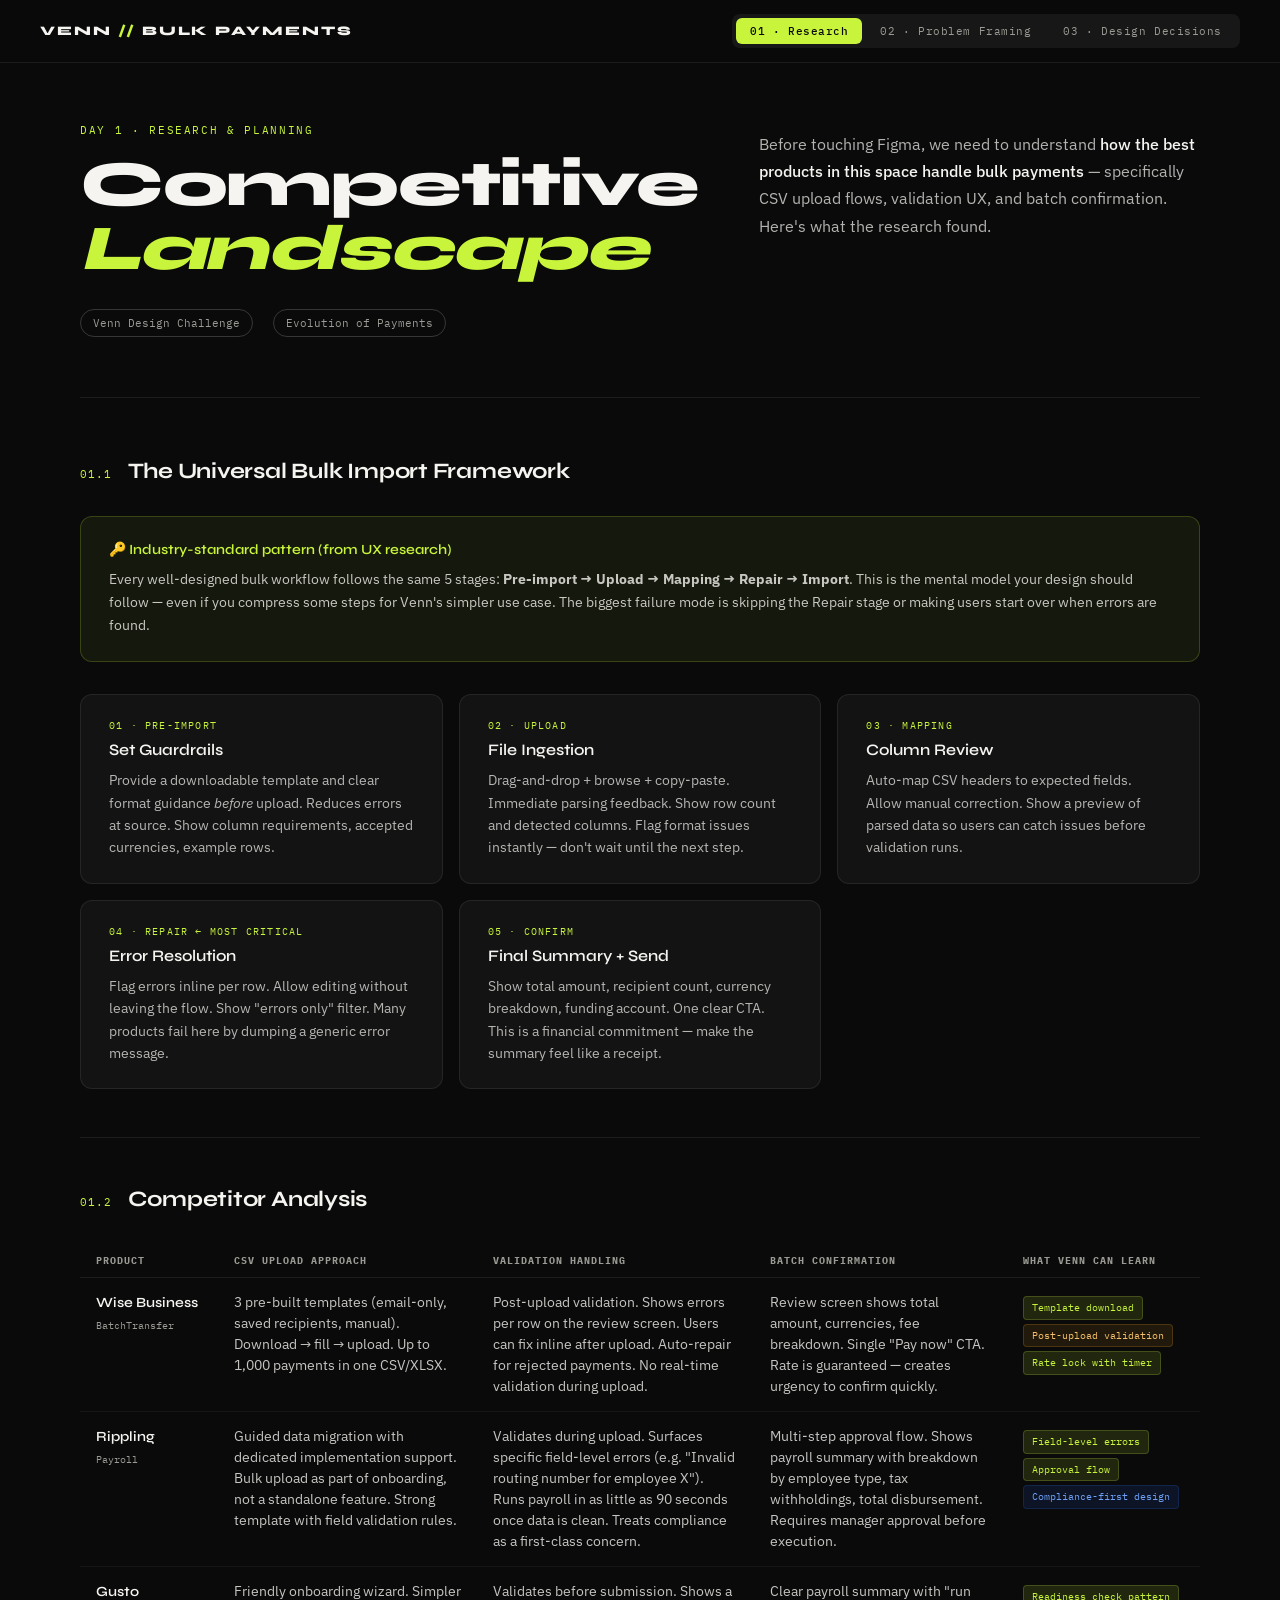
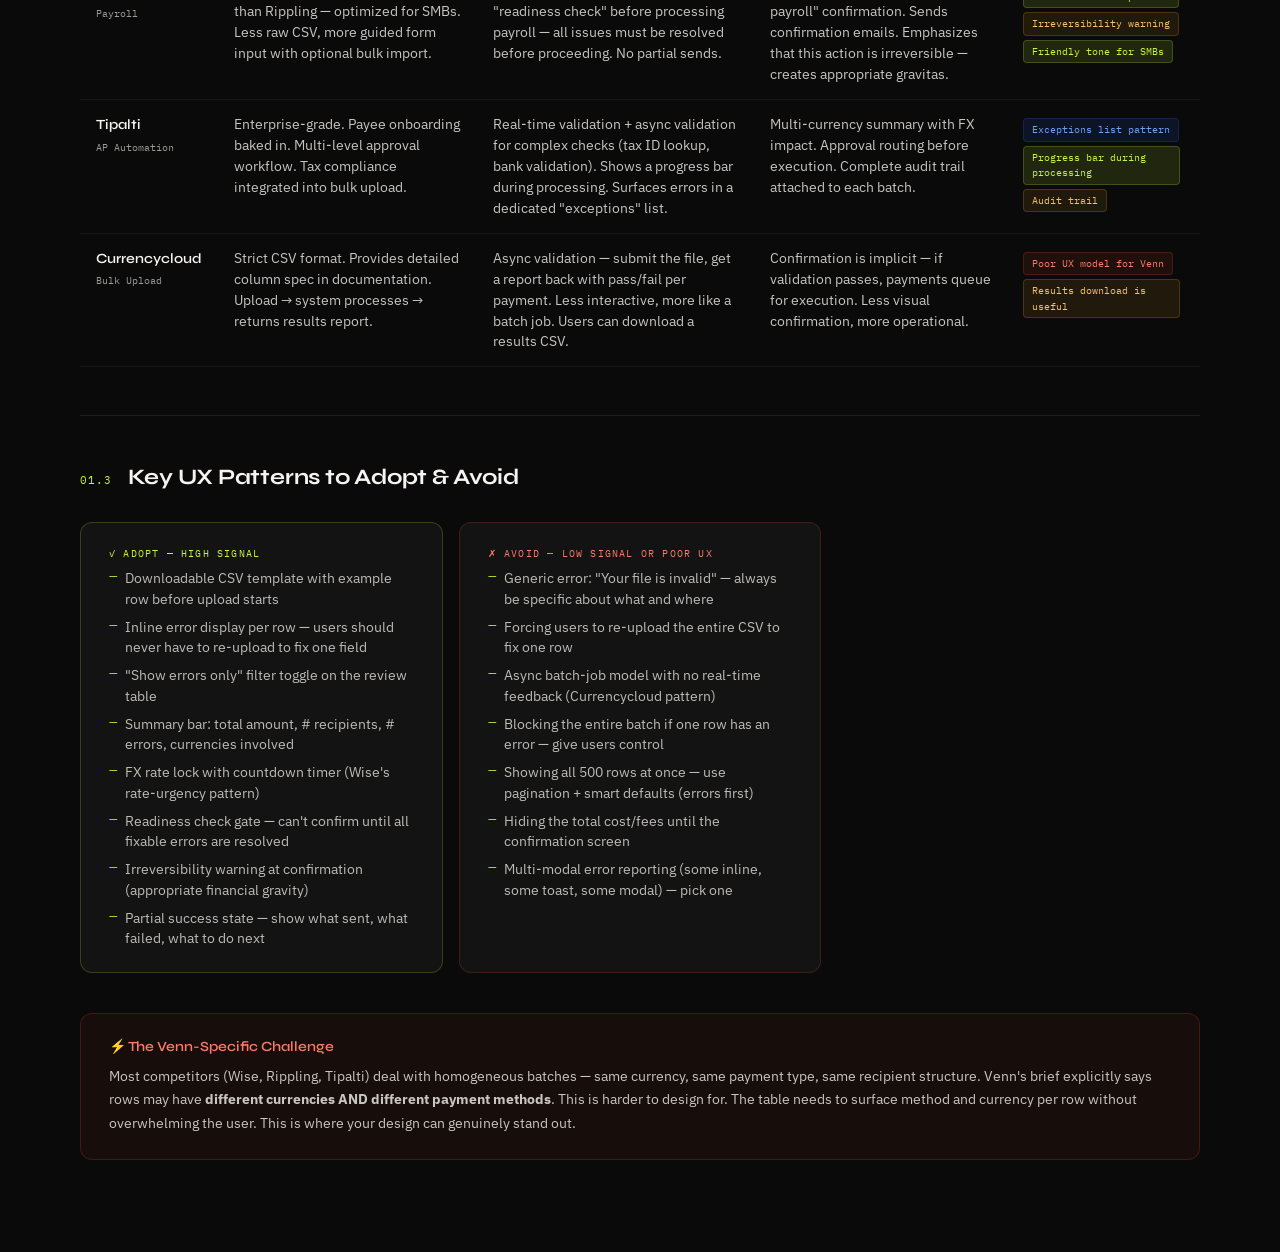
<file: venn-bulk-payments/venn-day1-planning.html>
<!DOCTYPE html>
<html lang="en">
<head>
<meta charset="UTF-8">
<meta name="viewport" content="width=device-width, initial-scale=1.0">
<title>Venn Design Challenge — Day 1 Planning</title>
<link href="https://fonts.googleapis.com/css2?family=Syne:wght@400;500;600;700;800&family=IBM+Plex+Mono:wght@300;400;500&family=IBM+Plex+Sans:ital,wght@0,300;0,400;0,500;1,300&display=swap" rel="stylesheet">
<style>
  :root {
    --black: #0a0a0a;
    --white: #f5f4f0;
    --grey-100: #f0efe9;
    --grey-200: #e0dfd8;
    --grey-400: #9b9a94;
    --grey-600: #5a5954;
    --accent: #c8f53c;
    --accent-dark: #a8d220;
    --red: #e84c2e;
    --amber: #f5a623;
    --blue: #2563eb;
    --venn-red: #e63c28;
  }

  * { margin: 0; padding: 0; box-sizing: border-box; }

  body {
    font-family: 'IBM Plex Sans', sans-serif;
    background: var(--black);
    color: var(--white);
    min-height: 100vh;
  }

  /* NAV */
  nav {
    position: sticky;
    top: 0;
    z-index: 100;
    background: rgba(10,10,10,0.92);
    backdrop-filter: blur(12px);
    border-bottom: 1px solid rgba(255,255,255,0.08);
    padding: 14px 40px;
    display: flex;
    align-items: center;
    justify-content: space-between;
  }

  .nav-brand {
    font-family: 'Syne', sans-serif;
    font-weight: 800;
    font-size: 13px;
    letter-spacing: 0.15em;
    text-transform: uppercase;
    color: var(--white);
  }

  .nav-brand span {
    color: var(--accent);
  }

  .nav-tabs {
    display: flex;
    gap: 4px;
    background: rgba(255,255,255,0.06);
    border-radius: 8px;
    padding: 4px;
  }

  .nav-tab {
    font-family: 'IBM Plex Mono', monospace;
    font-size: 11px;
    font-weight: 400;
    letter-spacing: 0.05em;
    color: var(--grey-400);
    padding: 6px 14px;
    border-radius: 6px;
    cursor: pointer;
    border: none;
    background: transparent;
    transition: all 0.18s;
    white-space: nowrap;
  }

  .nav-tab:hover { color: var(--white); background: rgba(255,255,255,0.08); }
  .nav-tab.active { color: var(--black); background: var(--accent); font-weight: 500; }

  /* SECTIONS */
  .section {
    display: none;
    min-height: calc(100vh - 56px);
    padding: 60px 40px;
    max-width: 1200px;
    margin: 0 auto;
  }

  .section.visible { display: block; }

  /* HERO */
  .hero {
    display: grid;
    grid-template-columns: 1fr 1fr;
    gap: 60px;
    align-items: start;
    padding-bottom: 60px;
    border-bottom: 1px solid rgba(255,255,255,0.08);
    margin-bottom: 60px;
  }

  .hero-eyebrow {
    font-family: 'IBM Plex Mono', monospace;
    font-size: 11px;
    color: var(--accent);
    letter-spacing: 0.15em;
    text-transform: uppercase;
    margin-bottom: 16px;
  }

  h1 {
    font-family: 'Syne', sans-serif;
    font-weight: 800;
    font-size: clamp(36px, 5vw, 64px);
    line-height: 1.0;
    letter-spacing: -0.02em;
  }

  h1 em {
    font-style: italic;
    color: var(--accent);
  }

  .hero-meta {
    margin-top: 28px;
    display: flex;
    gap: 20px;
  }

  .meta-pill {
    font-family: 'IBM Plex Mono', monospace;
    font-size: 11px;
    border: 1px solid rgba(255,255,255,0.18);
    padding: 6px 12px;
    border-radius: 100px;
    color: var(--grey-400);
  }

  .hero-desc {
    font-size: 16px;
    line-height: 1.7;
    color: rgba(245,244,240,0.72);
    padding-top: 8px;
  }

  .hero-desc strong { color: var(--white); font-weight: 500; }

  /* SECTION HEADERS */
  .section-header {
    display: flex;
    align-items: baseline;
    gap: 16px;
    margin-bottom: 32px;
  }

  .section-num {
    font-family: 'IBM Plex Mono', monospace;
    font-size: 11px;
    color: var(--accent);
    letter-spacing: 0.1em;
  }

  h2 {
    font-family: 'Syne', sans-serif;
    font-weight: 700;
    font-size: 22px;
    letter-spacing: -0.01em;
  }

  h3 {
    font-family: 'Syne', sans-serif;
    font-weight: 600;
    font-size: 16px;
    margin-bottom: 10px;
  }

  /* CARDS */
  .card {
    background: rgba(255,255,255,0.04);
    border: 1px solid rgba(255,255,255,0.08);
    border-radius: 12px;
    padding: 24px 28px;
    transition: border-color 0.18s;
  }

  .card:hover { border-color: rgba(255,255,255,0.16); }

  .card-grid {
    display: grid;
    grid-template-columns: repeat(auto-fill, minmax(300px, 1fr));
    gap: 16px;
    margin-bottom: 40px;
  }

  .card-grid-3 {
    display: grid;
    grid-template-columns: repeat(3, 1fr);
    gap: 16px;
    margin-bottom: 40px;
  }

  .card-label {
    font-family: 'IBM Plex Mono', monospace;
    font-size: 10px;
    color: var(--accent);
    letter-spacing: 0.12em;
    text-transform: uppercase;
    margin-bottom: 8px;
  }

  .card p {
    font-size: 14px;
    line-height: 1.6;
    color: rgba(245,244,240,0.72);
  }

  .card ul {
    list-style: none;
    display: flex;
    flex-direction: column;
    gap: 8px;
  }

  .card ul li {
    font-size: 13.5px;
    line-height: 1.5;
    color: rgba(245,244,240,0.75);
    padding-left: 16px;
    position: relative;
  }

  .card ul li::before {
    content: '—';
    position: absolute;
    left: 0;
    color: var(--accent);
    font-size: 11px;
  }

  /* COMPETITOR TABLE */
  .comp-table {
    width: 100%;
    border-collapse: collapse;
    font-size: 13.5px;
    margin-bottom: 40px;
  }

  .comp-table th {
    font-family: 'IBM Plex Mono', monospace;
    font-size: 10px;
    letter-spacing: 0.1em;
    text-transform: uppercase;
    color: var(--grey-400);
    text-align: left;
    padding: 10px 16px;
    border-bottom: 1px solid rgba(255,255,255,0.08);
  }

  .comp-table td {
    padding: 14px 16px;
    border-bottom: 1px solid rgba(255,255,255,0.05);
    vertical-align: top;
    color: rgba(245,244,240,0.8);
    line-height: 1.55;
  }

  .comp-table tr:hover td { background: rgba(255,255,255,0.02); }

  .comp-table td:first-child {
    font-family: 'Syne', sans-serif;
    font-weight: 600;
    font-size: 14px;
    color: var(--white);
    white-space: nowrap;
  }

  .tag {
    display: inline-block;
    font-family: 'IBM Plex Mono', monospace;
    font-size: 10px;
    padding: 3px 8px;
    border-radius: 4px;
    margin-right: 4px;
    margin-top: 4px;
  }

  .tag-green { background: rgba(200, 245, 60, 0.12); color: var(--accent); border: 1px solid rgba(200,245,60,0.2); }
  .tag-red { background: rgba(232,76,46,0.1); color: #f87a67; border: 1px solid rgba(232,76,46,0.2); }
  .tag-amber { background: rgba(245,166,35,0.1); color: #f5c06b; border: 1px solid rgba(245,166,35,0.2); }
  .tag-blue { background: rgba(37,99,235,0.12); color: #6ea0f7; border: 1px solid rgba(37,99,235,0.2); }

  /* DIVIDER */
  .divider {
    height: 1px;
    background: rgba(255,255,255,0.08);
    margin: 48px 0;
  }

  /* HIGHLIGHT BOX */
  .highlight-box {
    background: rgba(200, 245, 60, 0.06);
    border: 1px solid rgba(200,245,60,0.2);
    border-radius: 12px;
    padding: 24px 28px;
    margin-bottom: 32px;
  }

  .highlight-box h3 {
    color: var(--accent);
    font-size: 14px;
    margin-bottom: 10px;
  }

  .highlight-box p {
    font-size: 14px;
    line-height: 1.65;
    color: rgba(245,244,240,0.8);
  }

  /* WARNING BOX */
  .warning-box {
    background: rgba(232,76,46,0.06);
    border: 1px solid rgba(232,76,46,0.2);
    border-radius: 12px;
    padding: 24px 28px;
    margin-bottom: 32px;
  }

  .warning-box h3 { color: #f87a67; font-size: 14px; margin-bottom: 10px; }
  .warning-box p { font-size: 14px; line-height: 1.65; color: rgba(245,244,240,0.8); }

  /* JOURNEY */
  .journey {
    display: flex;
    flex-direction: column;
    gap: 0;
    position: relative;
    margin-bottom: 40px;
  }

  .journey-step {
    display: grid;
    grid-template-columns: 120px 1fr 1fr;
    gap: 24px;
    padding: 20px 0;
    border-bottom: 1px solid rgba(255,255,255,0.06);
    position: relative;
  }

  .journey-step:last-child { border-bottom: none; }

  .step-phase {
    font-family: 'IBM Plex Mono', monospace;
    font-size: 10px;
    color: var(--grey-400);
    letter-spacing: 0.1em;
    text-transform: uppercase;
    padding-top: 3px;
  }

  .step-action {
    font-size: 14px;
    font-weight: 500;
    color: var(--white);
    margin-bottom: 4px;
  }

  .step-detail {
    font-size: 13px;
    color: rgba(245,244,240,0.6);
    line-height: 1.55;
  }

  .step-pain {
    font-size: 13px;
    color: #f87a67;
    line-height: 1.55;
    padding-left: 12px;
    border-left: 2px solid rgba(232,76,46,0.3);
  }

  .step-pain::before {
    content: '⚡ ';
    font-size: 11px;
  }

  /* DESIGN DECISION COMPARISON */
  .decision-compare {
    display: grid;
    grid-template-columns: 1fr 1fr;
    gap: 16px;
    margin-bottom: 32px;
  }

  .decision-option {
    border-radius: 12px;
    overflow: hidden;
    border: 1px solid rgba(255,255,255,0.1);
  }

  .decision-option.preferred { border-color: rgba(200,245,60,0.3); }

  .option-header {
    padding: 14px 20px;
    display: flex;
    align-items: center;
    justify-content: space-between;
    background: rgba(255,255,255,0.04);
    border-bottom: 1px solid rgba(255,255,255,0.08);
  }

  .option-title {
    font-family: 'Syne', sans-serif;
    font-weight: 600;
    font-size: 14px;
  }

  .option-badge {
    font-family: 'IBM Plex Mono', monospace;
    font-size: 10px;
    padding: 3px 8px;
    border-radius: 4px;
  }

  .badge-recommended { background: rgba(200,245,60,0.15); color: var(--accent); }
  .badge-alternative { background: rgba(255,255,255,0.08); color: var(--grey-400); }

  .option-body {
    padding: 18px 20px;
  }

  .option-body p {
    font-size: 13px;
    line-height: 1.6;
    color: rgba(245,244,240,0.7);
    margin-bottom: 14px;
  }

  .option-pros, .option-cons {
    display: flex;
    flex-direction: column;
    gap: 6px;
    margin-bottom: 10px;
  }

  .pro, .con {
    font-size: 12.5px;
    line-height: 1.45;
    padding-left: 16px;
    position: relative;
    color: rgba(245,244,240,0.7);
  }

  .pro::before { content: '+'; position: absolute; left: 0; color: var(--accent); font-weight: 600; }
  .con::before { content: '−'; position: absolute; left: 0; color: #f87a67; font-weight: 600; }

  /* MOCKUP WIREFRAME STYLES */
  .mockup {
    background: #1a1a1a;
    border: 1px solid rgba(255,255,255,0.1);
    border-radius: 10px;
    overflow: hidden;
    font-size: 11px;
    margin-top: 14px;
    margin-bottom: 4px;
  }

  .mockup-bar {
    background: rgba(255,255,255,0.05);
    border-bottom: 1px solid rgba(255,255,255,0.08);
    padding: 8px 12px;
    display: flex;
    align-items: center;
    gap: 8px;
  }

  .mockup-dot { width: 8px; height: 8px; border-radius: 50%; }
  .d-red { background: #ff5f57; }
  .d-yellow { background: #ffbd2e; }
  .d-green { background: #28c840; }

  .mockup-title {
    font-family: 'IBM Plex Mono', monospace;
    font-size: 10px;
    color: var(--grey-400);
    margin-left: 4px;
  }

  .mockup-body { padding: 12px; }

  /* TABLE MOCKUP */
  .mock-table { width: 100%; border-collapse: collapse; font-size: 11px; }
  .mock-table th { font-family: 'IBM Plex Mono', monospace; font-size: 9px; color: var(--grey-400); text-align: left; padding: 6px 8px; border-bottom: 1px solid rgba(255,255,255,0.06); letter-spacing: 0.06em; }
  .mock-table td { padding: 7px 8px; border-bottom: 1px solid rgba(255,255,255,0.04); color: rgba(245,244,240,0.7); vertical-align: middle; }
  .mock-table tr.error-row td { background: rgba(232,76,46,0.05); }
  .mock-table tr.error-row td:first-child { border-left: 2px solid var(--red); }

  .mock-status {
    display: inline-flex;
    align-items: center;
    gap: 4px;
    font-size: 10px;
    padding: 2px 7px;
    border-radius: 3px;
  }

  .mock-status.ok { background: rgba(200,245,60,0.1); color: var(--accent); }
  .mock-status.err { background: rgba(232,76,46,0.1); color: #f87a67; }
  .mock-status.warn { background: rgba(245,166,35,0.1); color: #f5c06b; }

  .mock-inline-err {
    color: #f87a67;
    font-size: 10px;
    display: block;
    margin-top: 2px;
  }

  .mock-sidebar {
    display: grid;
    grid-template-columns: 1fr 200px;
    gap: 0;
  }

  .mock-sidebar-panel {
    border-left: 1px solid rgba(255,255,255,0.08);
    padding: 10px 12px;
    background: rgba(232,76,46,0.03);
  }

  .mock-sidebar-title {
    font-family: 'IBM Plex Mono', monospace;
    font-size: 9px;
    color: #f87a67;
    letter-spacing: 0.1em;
    margin-bottom: 8px;
    text-transform: uppercase;
  }

  .mock-err-item {
    font-size: 10px;
    color: rgba(245,244,240,0.6);
    padding: 5px 0;
    border-bottom: 1px solid rgba(255,255,255,0.04);
    line-height: 1.45;
  }

  .mock-err-item span { color: #f87a67; }

  /* Validation timing */
  .validation-flow {
    display: grid;
    grid-template-columns: 1fr 1fr;
    gap: 16px;
    margin-bottom: 32px;
  }

  .vflow-card {
    border-radius: 12px;
    border: 1px solid rgba(255,255,255,0.1);
    overflow: hidden;
  }

  .vflow-card.preferred { border-color: rgba(200,245,60,0.3); }

  .vflow-header {
    padding: 14px 20px;
    background: rgba(255,255,255,0.04);
    border-bottom: 1px solid rgba(255,255,255,0.08);
    display: flex;
    justify-content: space-between;
    align-items: center;
  }

  .vflow-title {
    font-family: 'Syne', sans-serif;
    font-weight: 600;
    font-size: 14px;
  }

  .vflow-body { padding: 16px 20px; }

  /* Flow diagram */
  .flow-diagram {
    display: flex;
    align-items: center;
    gap: 6px;
    margin: 12px 0;
    flex-wrap: wrap;
  }

  .flow-node {
    font-family: 'IBM Plex Mono', monospace;
    font-size: 10px;
    padding: 5px 10px;
    border-radius: 5px;
    border: 1px solid rgba(255,255,255,0.12);
    color: rgba(245,244,240,0.7);
    white-space: nowrap;
  }

  .flow-node.highlight { background: rgba(200,245,60,0.1); border-color: rgba(200,245,60,0.3); color: var(--accent); }
  .flow-node.active { background: rgba(37,99,235,0.12); border-color: rgba(37,99,235,0.3); color: #6ea0f7; }
  .flow-arrow { color: var(--grey-400); font-size: 12px; }

  /* Callout */
  .callout {
    display: flex;
    gap: 12px;
    padding: 16px 20px;
    background: rgba(255,255,255,0.03);
    border-radius: 8px;
    margin-top: 10px;
  }

  .callout-icon { font-size: 16px; flex-shrink: 0; margin-top: 1px; }
  .callout-text { font-size: 13px; line-height: 1.6; color: rgba(245,244,240,0.7); }
  .callout-text strong { color: var(--white); }

  /* REQUIREMENTS TABLE */
  .req-table { width: 100%; border-collapse: collapse; margin-bottom: 32px; }
  .req-table th { font-family: 'IBM Plex Mono', monospace; font-size: 10px; color: var(--grey-400); letter-spacing: 0.1em; text-transform: uppercase; text-align: left; padding: 10px 16px; border-bottom: 1px solid rgba(255,255,255,0.08); }
  .req-table td { padding: 12px 16px; border-bottom: 1px solid rgba(255,255,255,0.05); font-size: 13.5px; line-height: 1.5; color: rgba(245,244,240,0.78); vertical-align: top; }
  .req-table td:first-child { font-weight: 500; color: var(--white); font-family: 'Syne', sans-serif; font-size: 13px; }
  .req-table tr:hover td { background: rgba(255,255,255,0.02); }

  /* PRIORITY GRID */
  .priority-grid {
    display: grid;
    grid-template-columns: 1fr 1fr;
    gap: 1px;
    background: rgba(255,255,255,0.06);
    border: 1px solid rgba(255,255,255,0.06);
    border-radius: 12px;
    overflow: hidden;
    margin-bottom: 40px;
  }

  .priority-cell {
    padding: 24px;
    background: var(--black);
  }

  .priority-cell-label {
    font-family: 'IBM Plex Mono', monospace;
    font-size: 10px;
    letter-spacing: 0.12em;
    text-transform: uppercase;
    margin-bottom: 12px;
  }

  .p-must { color: var(--accent); }
  .p-should { color: #6ea0f7; }
  .p-nice { color: var(--grey-400); }
  .p-tradeoff { color: #f5c06b; }

  .priority-cell ul { list-style: none; display: flex; flex-direction: column; gap: 7px; }
  .priority-cell li { font-size: 13px; color: rgba(245,244,240,0.72); line-height: 1.5; padding-left: 14px; position: relative; }
  .priority-cell li::before { content: '·'; position: absolute; left: 4px; color: var(--grey-400); }

  @media (max-width: 768px) {
    nav { padding: 12px 16px; }
    .nav-tabs { display: none; }
    .section { padding: 32px 16px; }
    .hero { grid-template-columns: 1fr; gap: 32px; }
    .card-grid-3, .decision-compare, .validation-flow { grid-template-columns: 1fr; }
    .journey-step { grid-template-columns: 1fr; gap: 8px; }
    .priority-grid { grid-template-columns: 1fr; }
    .mock-sidebar { grid-template-columns: 1fr; }
  }
</style>
</head>
<body>

<nav>
  <div class="nav-brand">Venn <span>//</span> Bulk Payments</div>
  <div class="nav-tabs">
    <button class="nav-tab active" onclick="showSection('research')">01 · Research</button>
    <button class="nav-tab" onclick="showSection('framing')">02 · Problem Framing</button>
    <button class="nav-tab" onclick="showSection('decisions')">03 · Design Decisions</button>
  </div>
</nav>

<!-- ═══════════════════════════════════════════════════════ -->
<!-- SECTION 01: RESEARCH                                    -->
<!-- ═══════════════════════════════════════════════════════ -->
<section id="research" class="section visible">
  <div class="hero">
    <div>
      <div class="hero-eyebrow">Day 1 · Research & Planning</div>
      <h1>Competitive<br><em>Landscape</em></h1>
      <div class="hero-meta">
        <div class="meta-pill">Venn Design Challenge</div>
        <div class="meta-pill">Evolution of Payments</div>
      </div>
    </div>
    <div class="hero-desc">
      Before touching Figma, we need to understand <strong>how the best products in this space handle bulk payments</strong> — specifically CSV upload flows, validation UX, and batch confirmation. Here's what the research found.
    </div>
  </div>

  <!-- FIVE STAGES -->
  <div class="section-header">
    <span class="section-num">01.1</span>
    <h2>The Universal Bulk Import Framework</h2>
  </div>

  <div class="highlight-box" style="margin-bottom: 32px;">
    <h3>🔑 Industry-standard pattern (from UX research)</h3>
    <p>Every well-designed bulk workflow follows the same 5 stages: <strong>Pre-import → Upload → Mapping → Repair → Import</strong>. This is the mental model your design should follow — even if you compress some steps for Venn's simpler use case. The biggest failure mode is skipping the Repair stage or making users start over when errors are found.</p>
  </div>

  <div class="card-grid" style="margin-bottom: 48px;">
    <div class="card">
      <div class="card-label">01 · Pre-import</div>
      <h3>Set Guardrails</h3>
      <p>Provide a downloadable template and clear format guidance <em>before</em> upload. Reduces errors at source. Show column requirements, accepted currencies, example rows.</p>
    </div>
    <div class="card">
      <div class="card-label">02 · Upload</div>
      <h3>File Ingestion</h3>
      <p>Drag-and-drop + browse + copy-paste. Immediate parsing feedback. Show row count and detected columns. Flag format issues instantly — don't wait until the next step.</p>
    </div>
    <div class="card">
      <div class="card-label">03 · Mapping</div>
      <h3>Column Review</h3>
      <p>Auto-map CSV headers to expected fields. Allow manual correction. Show a preview of parsed data so users can catch issues before validation runs.</p>
    </div>
    <div class="card">
      <div class="card-label">04 · Repair ← Most Critical</div>
      <h3>Error Resolution</h3>
      <p>Flag errors inline per row. Allow editing without leaving the flow. Show "errors only" filter. Many products fail here by dumping a generic error message.</p>
    </div>
    <div class="card">
      <div class="card-label">05 · Confirm</div>
      <h3>Final Summary + Send</h3>
      <p>Show total amount, recipient count, currency breakdown, funding account. One clear CTA. This is a financial commitment — make the summary feel like a receipt.</p>
    </div>
  </div>

  <div class="divider"></div>

  <!-- COMPETITOR TABLE -->
  <div class="section-header">
    <span class="section-num">01.2</span>
    <h2>Competitor Analysis</h2>
  </div>

  <table class="comp-table">
    <thead>
      <tr>
        <th>Product</th>
        <th>CSV Upload Approach</th>
        <th>Validation Handling</th>
        <th>Batch Confirmation</th>
        <th>What Venn Can Learn</th>
      </tr>
    </thead>
    <tbody>
      <tr>
        <td>Wise Business<br><span style="font-family:'IBM Plex Mono',monospace;font-size:10px;color:var(--grey-400);font-weight:400;">BatchTransfer</span></td>
        <td>3 pre-built templates (email-only, saved recipients, manual). Download → fill → upload. Up to 1,000 payments in one CSV/XLSX.</td>
        <td>Post-upload validation. Shows errors per row on the review screen. Users can fix inline after upload. Auto-repair for rejected payments. No real-time validation during upload.</td>
        <td>Review screen shows total amount, currencies, fee breakdown. Single "Pay now" CTA. Rate is guaranteed — creates urgency to confirm quickly.</td>
        <td><span class="tag tag-green">Template download</span><span class="tag tag-amber">Post-upload validation</span><span class="tag tag-green">Rate lock with timer</span></td>
      </tr>
      <tr>
        <td>Rippling<br><span style="font-family:'IBM Plex Mono',monospace;font-size:10px;color:var(--grey-400);font-weight:400;">Payroll</span></td>
        <td>Guided data migration with dedicated implementation support. Bulk upload as part of onboarding, not a standalone feature. Strong template with field validation rules.</td>
        <td>Validates during upload. Surfaces specific field-level errors (e.g. "Invalid routing number for employee X"). Runs payroll in as little as 90 seconds once data is clean. Treats compliance as a first-class concern.</td>
        <td>Multi-step approval flow. Shows payroll summary with breakdown by employee type, tax withholdings, total disbursement. Requires manager approval before execution.</td>
        <td><span class="tag tag-green">Field-level errors</span><span class="tag tag-green">Approval flow</span><span class="tag tag-blue">Compliance-first design</span></td>
      </tr>
      <tr>
        <td>Gusto<br><span style="font-family:'IBM Plex Mono',monospace;font-size:10px;color:var(--grey-400);font-weight:400;">Payroll</span></td>
        <td>Friendly onboarding wizard. Simpler than Rippling — optimized for SMBs. Less raw CSV, more guided form input with optional bulk import.</td>
        <td>Validates before submission. Shows a "readiness check" before processing payroll — all issues must be resolved before proceeding. No partial sends.</td>
        <td>Clear payroll summary with "run payroll" confirmation. Sends confirmation emails. Emphasizes that this action is irreversible — creates appropriate gravitas.</td>
        <td><span class="tag tag-green">Readiness check pattern</span><span class="tag tag-amber">Irreversibility warning</span><span class="tag tag-green">Friendly tone for SMBs</span></td>
      </tr>
      <tr>
        <td>Tipalti<br><span style="font-family:'IBM Plex Mono',monospace;font-size:10px;color:var(--grey-400);font-weight:400;">AP Automation</span></td>
        <td>Enterprise-grade. Payee onboarding baked in. Multi-level approval workflow. Tax compliance integrated into bulk upload.</td>
        <td>Real-time validation + async validation for complex checks (tax ID lookup, bank validation). Shows a progress bar during processing. Surfaces errors in a dedicated "exceptions" list.</td>
        <td>Multi-currency summary with FX impact. Approval routing before execution. Complete audit trail attached to each batch.</td>
        <td><span class="tag tag-blue">Exceptions list pattern</span><span class="tag tag-green">Progress bar during processing</span><span class="tag tag-amber">Audit trail</span></td>
      </tr>
      <tr>
        <td>Currencycloud<br><span style="font-family:'IBM Plex Mono',monospace;font-size:10px;color:var(--grey-400);font-weight:400;">Bulk Upload</span></td>
        <td>Strict CSV format. Provides detailed column spec in documentation. Upload → system processes → returns results report.</td>
        <td>Async validation — submit the file, get a report back with pass/fail per payment. Less interactive, more like a batch job. Users can download a results CSV.</td>
        <td>Confirmation is implicit — if validation passes, payments queue for execution. Less visual confirmation, more operational.</td>
        <td><span class="tag tag-red">Poor UX model for Venn</span><span class="tag tag-amber">Results download is useful</span></td>
      </tr>
    </tbody>
  </table>

  <div class="divider"></div>

  <!-- KEY PATTERNS -->
  <div class="section-header">
    <span class="section-num">01.3</span>
    <h2>Key UX Patterns to Adopt & Avoid</h2>
  </div>

  <div class="card-grid">
    <div class="card" style="border-color: rgba(200,245,60,0.2);">
      <div class="card-label" style="color:var(--accent);">✓ Adopt — High Signal</div>
      <ul>
        <li>Downloadable CSV template with example row before upload starts</li>
        <li>Inline error display per row — users should never have to re-upload to fix one field</li>
        <li>"Show errors only" filter toggle on the review table</li>
        <li>Summary bar: total amount, # recipients, # errors, currencies involved</li>
        <li>FX rate lock with countdown timer (Wise's rate-urgency pattern)</li>
        <li>Readiness check gate — can't confirm until all fixable errors are resolved</li>
        <li>Irreversibility warning at confirmation (appropriate financial gravity)</li>
        <li>Partial success state — show what sent, what failed, what to do next</li>
      </ul>
    </div>
    <div class="card" style="border-color: rgba(232,76,46,0.2);">
      <div class="card-label" style="color:#f87a67;">✗ Avoid — Low Signal or Poor UX</div>
      <ul>
        <li>Generic error: "Your file is invalid" — always be specific about what and where</li>
        <li>Forcing users to re-upload the entire CSV to fix one row</li>
        <li>Async batch-job model with no real-time feedback (Currencycloud pattern)</li>
        <li>Blocking the entire batch if one row has an error — give users control</li>
        <li>Showing all 500 rows at once — use pagination + smart defaults (errors first)</li>
        <li>Hiding the total cost/fees until the confirmation screen</li>
        <li>Multi-modal error reporting (some inline, some toast, some modal) — pick one</li>
      </ul>
    </div>
  </div>

  <div class="warning-box">
    <h3>⚡ The Venn-Specific Challenge</h3>
    <p>Most competitors (Wise, Rippling, Tipalti) deal with homogeneous batches — same currency, same payment type, same recipient structure. Venn's brief explicitly says rows may have <strong>different currencies AND different payment methods</strong>. This is harder to design for. The table needs to surface method and currency per row without overwhelming the user. This is where your design can genuinely stand out.</p>
  </div>
</section>

<!-- ═══════════════════════════════════════════════════════ -->
<!-- SECTION 02: PROBLEM FRAMING                             -->
<!-- ═══════════════════════════════════════════════════════ -->
<section id="framing" class="section">

  <div class="hero">
    <div>
      <div class="hero-eyebrow">Day 1 · Problem Framing</div>
      <h1>Who,<br>What,<br><em>Why</em></h1>
    </div>
    <div class="hero-desc">
      A clear problem frame is the foundation everything else is built on. If you can articulate the user's real anxieties and goals precisely, your design decisions will be defensible and your screens will be coherent.
    </div>
  </div>

  <!-- PROBLEM STATEMENT -->
  <div class="section-header">
    <span class="section-num">02.1</span>
    <h2>Problem Statement & Goal</h2>
  </div>

  <div class="highlight-box" style="margin-bottom: 16px;">
    <h3>Problem Statement</h3>
    <p>Business owners at Venn currently have no way to pay multiple recipients at once. Sending 20 payments means completing the single-payment flow 20 times — a process that compounds cognitive load, error risk, and time cost with every additional recipient. The CSV upload workaround exists, but as a raw technical tool with no validation, no visibility, and no recovery path when things go wrong.</p>
  </div>

  <div class="highlight-box">
    <h3>Design Goal</h3>
    <p>Design an end-to-end bulk payments experience that <strong>feels as clear and trustworthy as sending a single payment</strong> — while scaling to handle dozens or hundreds of recipients across multiple currencies and payment methods. The experience must make complexity feel manageable, not overwhelming.</p>
  </div>

  <div class="divider"></div>

  <!-- USER -->
  <div class="section-header">
    <span class="section-num">02.2</span>
    <h2>The User</h2>
  </div>

  <div class="card-grid-3">
    <div class="card">
      <div class="card-label">Primary User</div>
      <h3>The Business Owner / Founder</h3>
      <p>Typically wears multiple hats. Does their own finances and payments because they don't have a dedicated ops team yet. Time-sensitive. Comfortable with spreadsheets. Wants control, but doesn't want to babysit each payment.</p>
    </div>
    <div class="card">
      <div class="card-label">Secondary User</div>
      <h3>The Finance / Ops Manager</h3>
      <p>At slightly larger SMBs. Owns the payments process. More systematic. Cares about audit trails and reconciliation. Will likely be the one who prepares the CSV in advance and executes the batch.</p>
    </div>
    <div class="card">
      <div class="card-label">Context (Brief)</div>
      <h3>Already a Venn user</h3>
      <p>Familiar with Venn's single-payment flow. Has mental models around how transfers are labeled, how currencies work on the platform. Doesn't need onboarding — needs an extension of what they already know.</p>
    </div>
  </div>

  <div class="divider"></div>

  <!-- USER GOALS & TASKS -->
  <div class="section-header">
    <span class="section-num">02.3</span>
    <h2>User Goals & Tasks</h2>
  </div>

  <table class="req-table">
    <thead>
      <tr>
        <th>Goal</th>
        <th>Task Required</th>
        <th>Success Looks Like</th>
      </tr>
    </thead>
    <tbody>
      <tr>
        <td>Pay all my vendors / contractors this week</td>
        <td>Upload a CSV, validate all rows, confirm and send the batch</td>
        <td>All payments sent in one session. No errors left unresolved. Clear confirmation that money is on its way.</td>
      </tr>
      <tr>
        <td>Know what I'm about to send before I commit</td>
        <td>Review the batch — total amount, per-recipient, currencies, fees</td>
        <td>User can scan the entire batch and feel confident nothing is wrong before confirming.</td>
      </tr>
      <tr>
        <td>Fix problems without starting over</td>
        <td>Identify and correct rows with missing, invalid, or ambiguous data</td>
        <td>Edit a row in-place. See it move from error to valid state. Continue without re-uploading.</td>
      </tr>
      <tr>
        <td>Handle the complexity of multiple currencies & methods</td>
        <td>Understand per-row currency, payment method, estimated FX cost at a glance</td>
        <td>Table communicates currency and method without requiring the user to open each row to see it.</td>
      </tr>
      <tr>
        <td>Know what happened after I send</td>
        <td>Get clear confirmation: what was sent, what's in progress, what failed</td>
        <td>Post-send state clearly separates success, processing, and failure. Failed payments have a recovery path.</td>
      </tr>
    </tbody>
  </table>

  <div class="divider"></div>

  <!-- PRIORITIES & PAIN POINTS -->
  <div class="section-header">
    <span class="section-num">02.4</span>
    <h2>User Priorities & Pain Points</h2>
  </div>

  <div class="priority-grid">
    <div class="priority-cell">
      <div class="priority-cell-label p-must">Must Feel → Trustworthy</div>
      <ul>
        <li>Financial transactions carry anxiety — users need reassurance at each step</li>
        <li>Showing totals, fees, and recipient details before confirmation is non-negotiable</li>
        <li>Any ambiguity about "what am I about to send?" kills trust</li>
        <li>Irreversibility needs to be acknowledged, not hidden</li>
      </ul>
    </div>
    <div class="priority-cell">
      <div class="priority-cell-label p-must">Must Feel → In Control</div>
      <ul>
        <li>Users want to be the decision-maker, not a data clerk</li>
        <li>Errors should never block the entire batch — give users choices</li>
        <li>Option to remove a row vs. fix it, or send the clean rows and queue the rest</li>
        <li>Clear confirmation of what's been selected for sending</li>
      </ul>
    </div>
    <div class="priority-cell">
      <div class="priority-cell-label p-should">Pain Point → Error Recovery</div>
      <ul>
        <li>The current CSV upload has no recovery — it's a black box</li>
        <li>Users are used to fixing things in spreadsheets — inline editing feels natural</li>
        <li>Biggest fear: sending wrong amount to wrong recipient with no way to undo</li>
        <li>Second biggest fear: spending 30 mins on a batch only to have it rejected</li>
      </ul>
    </div>
    <div class="priority-cell">
      <div class="priority-cell-label p-should">Pain Point → Complexity at Scale</div>
      <ul>
        <li>Mixed currencies and payment methods per row are hard to mentally track</li>
        <li>FX rates for different currencies change — need to know the rate locked in</li>
        <li>Insufficient funds for one currency vs. another complicates the flow</li>
        <li>Recipients with multiple payment methods adds selection complexity</li>
      </ul>
    </div>
    <div class="priority-cell">
      <div class="priority-cell-label p-nice">Nice to Have → Speed</div>
      <ul>
        <li>Faster than doing it one by one (table scan is faster than 20 individual forms)</li>
        <li>"Send clean rows now, fix errors later" option for time-sensitive batches</li>
        <li>Batch label / memo for internal tracking</li>
        <li>Re-use last batch template as starting point</li>
      </ul>
    </div>
    <div class="priority-cell">
      <div class="priority-cell-label p-tradeoff">Tension to Design For</div>
      <ul>
        <li>Speed vs. Safety — faster flow vs. more confirmation steps</li>
        <li>Simplicity vs. Completeness — hide complexity vs. show all data</li>
        <li>Control vs. Guidance — let users decide vs. system makes smart defaults</li>
        <li>Error strictness — block on any error vs. allow partial sends</li>
      </ul>
    </div>
  </div>

  <div class="divider"></div>

  <!-- USER JOURNEY -->
  <div class="section-header">
    <span class="section-num">02.5</span>
    <h2>User Journey</h2>
  </div>

  <div class="journey">
    <div class="journey-step">
      <div class="step-phase">Trigger</div>
      <div>
        <div class="step-action">User decides to pay multiple recipients</div>
        <div class="step-detail">It's payroll day, or end of month, or a batch of vendor invoices. User opens Venn and wants to pay 15–100 people at once. They have the data in a spreadsheet already.</div>
      </div>
      <div class="step-pain">Mental model: "I need to do 50 payments but I can't bear to do them one at a time. I hope Venn has a better way."</div>
    </div>
    <div class="journey-step">
      <div class="step-phase">Entry</div>
      <div>
        <div class="step-action">Navigate to Bulk Payments</div>
        <div class="step-detail">User finds the bulk payments entry point — either from the main nav, from the "Send" button context, or from a nudge on the single-payment flow if they're on it.</div>
      </div>
      <div class="step-pain">Pain: "Is it just CSV upload? Do I need to format my spreadsheet a certain way? What columns does it expect?"</div>
    </div>
    <div class="journey-step">
      <div class="step-phase">Prep</div>
      <div>
        <div class="step-action">Download template / format their CSV</div>
        <div class="step-detail">User downloads the Venn CSV template or checks column requirements. Maps their existing data to the required format. Saves as CSV.</div>
      </div>
      <div class="step-pain">Pain: "My spreadsheet has different column names. Did I get the format right? I won't know until I upload and it either works or breaks."</div>
    </div>
    <div class="journey-step">
      <div class="step-phase">Upload</div>
      <div>
        <div class="step-action">Upload the CSV file</div>
        <div class="step-detail">Drag-and-drop or browse to upload. System parses the file, shows row count, detects columns. Immediate feedback that the file was parsed successfully.</div>
      </div>
      <div class="step-pain">Pain: "Did it work? How many rows did it find? Are the columns right? I'm nervous until I see something on screen."</div>
    </div>
    <div class="journey-step">
      <div class="step-phase">Review</div>
      <div>
        <div class="step-action">Scan and validate the payment table</div>
        <div class="step-detail">System displays all rows in a table with validation status. Shows summary stats at top: X payments, Y currencies, $Z total, N errors. User scans for issues.</div>
      </div>
      <div class="step-pain">Pain: "There are 3 errors — what's wrong with them? Can I fix them here or do I need to go back to my spreadsheet? What about the clean rows?"</div>
    </div>
    <div class="journey-step">
      <div class="step-phase">Repair</div>
      <div>
        <div class="step-action">Fix errors in the table</div>
        <div class="step-detail">User clicks into error rows, edits fields inline, or removes rows they can't fix now. Error count drops. User may choose to proceed with clean rows only.</div>
      </div>
      <div class="step-pain">Pain: "The error message says 'invalid account details' but doesn't tell me what's wrong. Row 14 has a USD amount but a CAD account — do I need to pick a different source account?"</div>
    </div>
    <div class="journey-step">
      <div class="step-phase">Confirm</div>
      <div>
        <div class="step-action">Review summary and confirm the batch</div>
        <div class="step-detail">User sees a final confirmation screen: total outflow, breakdown by currency, funding account balance check, fee total. Selects funding account if multiple accounts. Hits confirm.</div>
      </div>
      <div class="step-pain">Pain: "My USD balance is $4,200 but the USD total is $5,000. What do I do? Can I send the ones I can afford and defer the rest?"</div>
    </div>
    <div class="journey-step">
      <div class="step-phase">Post-Send</div>
      <div>
        <div class="step-action">Batch in progress / success / partial failure</div>
        <div class="step-detail">System processes the batch. User gets a clear outcome: X payments sent, Y processing, Z failed (with reasons). Failed payments have a retry or resolve path.</div>
      </div>
      <div class="step-pain">Pain: "3 payments failed — how do I retry them? Do I have to start a whole new batch? How do I know which ones are stuck vs. on their way?"</div>
    </div>
  </div>

  <div class="divider"></div>

  <!-- SOLUTION REQUIREMENTS & CONSTRAINTS -->
  <div class="section-header">
    <span class="section-num">02.6</span>
    <h2>Solution Requirements & Constraints</h2>
  </div>

  <div class="card-grid">
    <div class="card" style="border-color:rgba(200,245,60,0.2);">
      <div class="card-label">Must Have</div>
      <ul>
        <li>CSV upload with immediate parse feedback (row count, column detection)</li>
        <li>Table view of all payment rows with per-row status (valid / error / warning)</li>
        <li>Inline error display — specific message per row, per field if possible</li>
        <li>Inline editing of rows without re-uploading</li>
        <li>Summary bar: total, currencies, error count</li>
        <li>Insufficient funds detection before confirmation</li>
        <li>Funding account selection at confirmation</li>
        <li>Clear confirmation screen before execution</li>
        <li>Post-send state showing outcome per payment</li>
      </ul>
    </div>
    <div class="card" style="border-color:rgba(37,99,235,0.2);">
      <div class="card-label">Should Have</div>
      <ul>
        <li>Multi-currency visibility per row (flag + currency code)</li>
        <li>Multi-payment-method per row (badge for EFT, Wire, etc.)</li>
        <li>"Show errors only" filter on the table</li>
        <li>Recipient with multiple payment methods → method selection step</li>
        <li>Option to send clean rows now, defer error rows</li>
        <li>FX rate lock notice for multi-currency batches</li>
        <li>Batch label / reference for internal tracking</li>
        <li>Partial success screen with per-row outcome</li>
      </ul>
    </div>
    <div class="card" style="border-color:rgba(255,255,255,0.08);">
      <div class="card-label">Constraints</div>
      <ul>
        <li>Must feel consistent with existing Venn single-payment flow (same terminology, same nav patterns)</li>
        <li>Business owner persona — not a developer, not an accountant. Jargon-light copy.</li>
        <li>Mobile is likely secondary — bulk payments are a desktop-first workflow</li>
        <li>Trust is paramount — every design decision that saves a click at the cost of clarity is wrong</li>
        <li>CSV is the stated input format — no Excel, no manual entry for the MVP</li>
      </ul>
    </div>
    <div class="card" style="border-color:rgba(245,166,35,0.2);">
      <div class="card-label">Trade-offs to Justify</div>
      <ul>
        <li><strong>Block vs. allow with errors:</strong> Allow sending clean rows while errors remain unresolved (more control) vs. block until all fixed (safer). Decision: allow, with explicit choice + warning.</li>
        <li><strong>Inline edit vs. modal edit:</strong> Inline (faster, more spreadsheet-like) vs. modal (more space for complex fields). Decision: inline for simple fields, modal/drawer for complex ones.</li>
        <li><strong>When to validate:</strong> During upload (realtime) vs. after upload (batch scan). Decision: hybrid — critical format errors during upload, business logic after. See Section 03.</li>
      </ul>
    </div>
  </div>
</section>

<!-- ═══════════════════════════════════════════════════════ -->
<!-- SECTION 03: DESIGN DECISIONS                            -->
<!-- ═══════════════════════════════════════════════════════ -->
<section id="decisions" class="section">

  <div class="hero">
    <div>
      <div class="hero-eyebrow">Day 1 · Design Decisions</div>
      <h1>Key<br><em>Choices</em></h1>
    </div>
    <div class="hero-desc">
      Three fundamental design decisions to resolve before wireframing. Each one is shown as a comparison so you can pick confidently — and defend your choice in the final presentation.
    </div>
  </div>

  <!-- DECISION 1: TABLE VIEW -->
  <div class="section-header">
    <span class="section-num">03.1</span>
    <h2>Decision: Table View ✓ (Already Decided)</h2>
  </div>

  <div class="highlight-box" style="margin-bottom: 24px;">
    <h3>Why table is the right call — and how to defend it</h3>
    <p>Finance users think in rows and columns. Their source data lives in spreadsheets. A table view mirrors their mental model, reduces translation effort, and gives the highest information density per pixel. The alternatives (card grid, accordion list) trade density for visual spacing — wrong move when someone is scanning 50 rows for errors.</p>
  </div>

  <div class="card-grid-3" style="margin-bottom: 24px;">
    <div class="card" style="border-color:rgba(200,245,60,0.2);">
      <div class="card-label">Table View ← Your Choice</div>
      <ul>
        <li>Mirrors spreadsheet mental model of target users</li>
        <li>Highest information density — scan 30 rows at a glance</li>
        <li>Sortable, filterable by column</li>
        <li>Easy to add status column, flag problematic rows</li>
        <li>Familiar pattern for finance professionals</li>
      </ul>
    </div>
    <div class="card">
      <div class="card-label">Card Grid (alternative)</div>
      <ul>
        <li>Better for small batches (5–10 payments)</li>
        <li>Each card can show full recipient detail richly</li>
        <li>Poor at density — 50 cards is overwhelming</li>
        <li>Hard to scan for errors across the batch</li>
        <li>Wrong for this use case</li>
      </ul>
    </div>
    <div class="card">
      <div class="card-label">Accordion List (alternative)</div>
      <ul>
        <li>Hides detail by default, expand on click</li>
        <li>Works for 10–20 items max</li>
        <li>Poor for batch validation — errors hidden until expanded</li>
        <li>Slow for scanning — requires interaction to see data</li>
        <li>Wrong for this use case</li>
      </ul>
    </div>
  </div>

  <div class="card" style="margin-bottom: 48px;">
    <div class="card-label">Table Design Principles for this flow</div>
    <div style="display:grid;grid-template-columns:1fr 1fr;gap:20px;margin-top:4px;">
      <ul>
        <li>Sticky header row as user scrolls</li>
        <li>Row-level status indicator (colored left border or icon)</li>
        <li>Summary bar pinned above the table (total, errors, currencies)</li>
        <li>Errors-only filter toggle → reduces cognitive load</li>
      </ul>
      <ul>
        <li>Inline edit on click — don't force a modal for simple fields</li>
        <li>Currency flag + code inline in Amount column</li>
        <li>Payment method badge per row (EFT, Wire, etc.)</li>
        <li>Row checkbox for bulk actions (remove selected, etc.)</li>
      </ul>
    </div>
  </div>

  <div class="divider"></div>

  <!-- DECISION 2: ERROR DISPLAY -->
  <div class="section-header">
    <span class="section-num">03.2</span>
    <h2>Decision: Error Display — Inline vs. Sidebar</h2>
  </div>

  <div class="decision-compare" style="margin-bottom: 20px;">
    <div class="decision-option preferred">
      <div class="option-header">
        <div class="option-title">Option A: Inline Errors</div>
        <div class="option-badge badge-recommended">Recommended</div>
      </div>
      <div class="option-body">
        <p>Error messages appear directly within the table row, below the field with the issue. Row is highlighted (red left border, subtle background tint). User edits inline and error clears on resolution.</p>
        <div class="option-pros">
          <div class="pro">Errors are spatially located where the problem is — no context switching</div>
          <div class="pro">Natural for users who think in spreadsheets (Excel shows errors in cells)</div>
          <div class="pro">Editing and error reading happen in the same place</div>
          <div class="pro">Scales well — 3 errors or 30 errors, same interaction model</div>
        </div>
        <div class="option-cons">
          <div class="con">Table rows with errors get taller — can disrupt scanning rhythm</div>
          <div class="con">Long error messages get truncated in narrow columns</div>
        </div>
      </div>
    </div>
    <div class="decision-option">
      <div class="option-header">
        <div class="option-title">Option B: Sidebar Errors</div>
        <div class="option-badge badge-alternative">Alternative</div>
      </div>
      <div class="option-body">
        <p>A persistent right-panel shows a list of all errors. Each error item links to its row (clicking highlights or scrolls to it). Table rows are marked with an icon but the message lives in the sidebar.</p>
        <div class="option-pros">
          <div class="pro">Error list is scannable all at once — good for an error summary before fixing</div>
          <div class="pro">Table rows stay consistent height — cleaner visual scanning</div>
          <div class="pro">Works well when there are many errors (10+) to triage</div>
        </div>
        <div class="option-cons">
          <div class="con">Requires context switching — read error in sidebar, look for it in table</div>
          <div class="con">Sidebar takes horizontal space from the table (already space-constrained)</div>
          <div class="con">Disappears on mobile — not a progressively safe pattern</div>
          <div class="con">Two places to look — confusion about where to edit</div>
        </div>
      </div>
    </div>
  </div>

  <!-- WIREFRAME MOCKUPS -->
  <div style="display:grid;grid-template-columns:1fr 1fr;gap:16px;margin-bottom: 32px;">

    <!-- INLINE MOCKUP -->
    <div>
      <div style="font-family:'IBM Plex Mono',monospace;font-size:10px;color:var(--accent);letter-spacing:0.12em;margin-bottom:8px;text-transform:uppercase;">Option A Wireframe — Inline</div>
      <div class="mockup">
        <div class="mockup-bar">
          <div class="mockup-dot d-red"></div>
          <div class="mockup-dot d-yellow"></div>
          <div class="mockup-dot d-green"></div>
          <div class="mockup-title">Bulk Payment Review — 12 payments · 2 errors</div>
        </div>
        <div class="mockup-body">
          <!-- Summary bar -->
          <div style="display:flex;gap:12px;margin-bottom:10px;padding:8px 10px;background:rgba(255,255,255,0.04);border-radius:6px;font-size:11px;align-items:center;">
            <span style="color:rgba(245,244,240,0.6);font-family:'IBM Plex Mono',monospace;">12 payments</span>
            <span style="color:rgba(245,244,240,0.3);">·</span>
            <span style="color:rgba(245,244,240,0.6);font-family:'IBM Plex Mono',monospace;">$24,800 total</span>
            <span style="color:rgba(245,244,240,0.3);">·</span>
            <span style="color:#f87a67;font-family:'IBM Plex Mono',monospace;font-weight:500;">2 errors</span>
            <div style="margin-left:auto;background:rgba(232,76,46,0.1);color:#f87a67;font-size:10px;padding:3px 8px;border-radius:4px;cursor:pointer;border:1px solid rgba(232,76,46,0.2);">Show errors only</div>
          </div>
          <table class="mock-table">
            <thead>
              <tr>
                <th style="width:24px;"></th>
                <th>Recipient</th>
                <th>Amount</th>
                <th>Method</th>
                <th>Status</th>
              </tr>
            </thead>
            <tbody>
              <tr>
                <td style="color:var(--grey-400);font-size:10px;font-family:'IBM Plex Mono',monospace;">01</td>
                <td>Acme Corp</td>
                <td><span style="font-family:'IBM Plex Mono',monospace;">$1,200 <span style="color:var(--grey-400);">CAD</span></span></td>
                <td><span class="tag tag-blue">EFT</span></td>
                <td><span class="mock-status ok">✓ Valid</span></td>
              </tr>
              <tr class="error-row">
                <td style="color:#f87a67;font-size:10px;font-family:'IBM Plex Mono',monospace;">02</td>
                <td>
                  <div>Jane Smith</div>
                  <span class="mock-inline-err">⚠ Missing account number</span>
                </td>
                <td><span style="font-family:'IBM Plex Mono',monospace;">$850 <span style="color:var(--grey-400);">USD</span></span></td>
                <td><span class="tag tag-amber">Wire</span></td>
                <td><span class="mock-status err">✗ Error</span></td>
              </tr>
              <tr>
                <td style="color:var(--grey-400);font-size:10px;font-family:'IBM Plex Mono',monospace;">03</td>
                <td>Bright Co.</td>
                <td><span style="font-family:'IBM Plex Mono',monospace;">$2,400 <span style="color:var(--grey-400);">CAD</span></span></td>
                <td><span class="tag tag-blue">EFT</span></td>
                <td><span class="mock-status ok">✓ Valid</span></td>
              </tr>
              <tr class="error-row">
                <td style="color:#f87a67;font-size:10px;font-family:'IBM Plex Mono',monospace;">04</td>
                <td>
                  <div>Carlos V.</div>
                  <span class="mock-inline-err">⚠ Insufficient USD balance for this payment</span>
                </td>
                <td><span style="font-family:'IBM Plex Mono',monospace;">$3,200 <span style="color:var(--grey-400);">USD</span></span></td>
                <td><span class="tag tag-amber">Wire</span></td>
                <td><span class="mock-status warn">! Warning</span></td>
              </tr>
              <tr>
                <td style="color:var(--grey-400);font-size:10px;font-family:'IBM Plex Mono',monospace;">05</td>
                <td>Maple Studio</td>
                <td><span style="font-family:'IBM Plex Mono',monospace;">$500 <span style="color:var(--grey-400);">CAD</span></span></td>
                <td><span class="tag tag-blue">EFT</span></td>
                <td><span class="mock-status ok">✓ Valid</span></td>
              </tr>
            </tbody>
          </table>
        </div>
      </div>
      <div class="callout" style="margin-top:12px;">
        <div class="callout-icon">💡</div>
        <div class="callout-text">Error message is <strong>co-located with the problem row</strong>. User clicks the row, edits the account number inline, and the error clears. Zero context switching.</div>
      </div>
    </div>

    <!-- SIDEBAR MOCKUP -->
    <div>
      <div style="font-family:'IBM Plex Mono',monospace;font-size:10px;color:var(--grey-400);letter-spacing:0.12em;margin-bottom:8px;text-transform:uppercase;">Option B Wireframe — Sidebar</div>
      <div class="mockup">
        <div class="mockup-bar">
          <div class="mockup-dot d-red"></div>
          <div class="mockup-dot d-yellow"></div>
          <div class="mockup-dot d-green"></div>
          <div class="mockup-title">Bulk Payment Review — 12 payments · 2 errors</div>
        </div>
        <div class="mockup-body">
          <div class="mock-sidebar">
            <div>
              <!-- Summary bar -->
              <div style="display:flex;gap:8px;margin-bottom:10px;padding:8px 10px;background:rgba(255,255,255,0.04);border-radius:6px;font-size:11px;align-items:center;">
                <span style="color:rgba(245,244,240,0.6);font-family:'IBM Plex Mono',monospace;">12 payments</span>
                <span style="color:rgba(245,244,240,0.3);">·</span>
                <span style="color:#f87a67;font-family:'IBM Plex Mono',monospace;font-weight:500;">2 errors</span>
              </div>
              <table class="mock-table">
                <thead>
                  <tr>
                    <th>Recipient</th>
                    <th>Amount</th>
                    <th>Status</th>
                  </tr>
                </thead>
                <tbody>
                  <tr>
                    <td>Acme Corp</td>
                    <td style="font-family:'IBM Plex Mono',monospace;font-size:10px;">$1,200 CAD</td>
                    <td><span class="mock-status ok">✓</span></td>
                  </tr>
                  <tr class="error-row">
                    <td style="display:flex;align-items:center;gap:6px;">
                      <span style="color:#f87a67;font-size:12px;">⚠</span> Jane Smith
                    </td>
                    <td style="font-family:'IBM Plex Mono',monospace;font-size:10px;">$850 USD</td>
                    <td><span class="mock-status err">✗</span></td>
                  </tr>
                  <tr>
                    <td>Bright Co.</td>
                    <td style="font-family:'IBM Plex Mono',monospace;font-size:10px;">$2,400 CAD</td>
                    <td><span class="mock-status ok">✓</span></td>
                  </tr>
                  <tr class="error-row">
                    <td style="display:flex;align-items:center;gap:6px;">
                      <span style="color:#f87a67;font-size:12px;">⚠</span> Carlos V.
                    </td>
                    <td style="font-family:'IBM Plex Mono',monospace;font-size:10px;">$3,200 USD</td>
                    <td><span class="mock-status warn">!</span></td>
                  </tr>
                  <tr>
                    <td>Maple Studio</td>
                    <td style="font-family:'IBM Plex Mono',monospace;font-size:10px;">$500 CAD</td>
                    <td><span class="mock-status ok">✓</span></td>
                  </tr>
                </tbody>
              </table>
            </div>
            <div class="mock-sidebar-panel">
              <div class="mock-sidebar-title">2 Errors</div>
              <div class="mock-err-item">
                <span>Row 2 · Jane Smith</span><br>
                Missing account number for USD wire transfer
              </div>
              <div class="mock-err-item" style="border:none;">
                <span>Row 4 · Carlos V.</span><br>
                USD balance insufficient ($4,200 available, $3,200 needed + fees)
              </div>
            </div>
          </div>
        </div>
      </div>
      <div class="callout" style="margin-top:12px;">
        <div class="callout-icon">⚠️</div>
        <div class="callout-text">User reads the error in the sidebar, then has to <strong>find row 2 in the table</strong> to fix it. The table has less space now too — the sidebar squeezes columns. Works better as a secondary summary panel, not the primary error display.</div>
      </div>
    </div>
  </div>

  <div class="highlight-box">
    <h3>Recommendation: Inline primary + Sidebar summary (hybrid)</h3>
    <p>Use inline errors as the primary display — errors live in the row where the problem is. Add a compact <strong>error summary bar</strong> above the table (not a full sidebar) that shows "2 errors — jump to first" as a quick navigation aid. This gets you the spatial clarity of inline with the overview benefit of a list, without the horizontal space cost of a true sidebar.</p>
  </div>

  <div class="divider"></div>

  <!-- DECISION 3: VALIDATION TIMING -->
  <div class="section-header">
    <span class="section-num">03.3</span>
    <h2>Decision: Validation Timing — During Upload vs. After</h2>
  </div>

  <div class="validation-flow" style="margin-bottom:20px;">
    <div class="vflow-card">
      <div class="vflow-header">
        <div class="vflow-title">Option A: During Upload (Real-time)</div>
        <div class="option-badge badge-alternative">Alternative</div>
      </div>
      <div class="vflow-body">
        <div class="flow-diagram">
          <div class="flow-node">Upload</div>
          <div class="flow-arrow">→</div>
          <div class="flow-node highlight">Validate live</div>
          <div class="flow-arrow">→</div>
          <div class="flow-node">Review Table</div>
          <div class="flow-arrow">→</div>
          <div class="flow-node">Confirm</div>
        </div>
        <div class="option-pros" style="margin-top:12px;">
          <div class="pro">Fastest time-to-feedback — errors surface immediately</div>
          <div class="pro">No separate "scanning" step — table is already validated when it appears</div>
        </div>
        <div class="option-cons">
          <div class="con">Large files take longer to parse — users wait longer before seeing anything</div>
          <div class="con">Can't distinguish format errors from business logic errors cleanly</div>
          <div class="con">Some validations require async calls (e.g. bank account lookup, balance check) — can't all be done synchronously</div>
          <div class="con">Streaming validation mid-table is visually chaotic</div>
        </div>
      </div>
    </div>
    <div class="vflow-card preferred">
      <div class="vflow-header">
        <div class="vflow-title">Option B: After Upload (Batch Scan)</div>
        <div class="option-badge badge-recommended">Recommended</div>
      </div>
      <div class="vflow-body">
        <div class="flow-diagram">
          <div class="flow-node">Upload</div>
          <div class="flow-arrow">→</div>
          <div class="flow-node active">Parsing...</div>
          <div class="flow-arrow">→</div>
          <div class="flow-node highlight">Review + Errors</div>
          <div class="flow-arrow">→</div>
          <div class="flow-node">Confirm</div>
        </div>
        <div class="option-pros" style="margin-top:12px;">
          <div class="pro">Upload animation gives the system time to run all validations — users see a complete, stable picture</div>
          <div class="pro">Consistent experience — table appears once, fully validated</div>
          <div class="pro">Allows async validations (balance check, recipient lookup) to complete before display</div>
          <div class="pro">Progress indicator ("Scanning 47 payments…") manages wait-time anxiety</div>
        </div>
        <div class="option-cons">
          <div class="con">Slightly longer time-to-table for large files</div>
          <div class="con">If only a few rows are in the file, the "scanning" step feels unnecessary</div>
        </div>
      </div>
    </div>
  </div>

  <!-- MOCKUP COMPARISON: VALIDATION TIMING -->
  <div style="display:grid;grid-template-columns:1fr 1fr;gap:16px;margin-bottom:32px;">

    <div>
      <div style="font-family:'IBM Plex Mono',monospace;font-size:10px;color:var(--grey-400);letter-spacing:0.12em;margin-bottom:8px;text-transform:uppercase;">Option A — Real-time (During Upload)</div>
      <div class="mockup">
        <div class="mockup-bar">
          <div class="mockup-dot d-red"></div>
          <div class="mockup-dot d-yellow"></div>
          <div class="mockup-dot d-green"></div>
          <div class="mockup-title">Upload in progress</div>
        </div>
        <div class="mockup-body">
          <div style="text-align:center;padding:20px 0;">
            <div style="font-size:11px;color:rgba(245,244,240,0.5);margin-bottom:12px;font-family:'IBM Plex Mono',monospace;">Parsing payments.csv</div>
            <!-- Fake progress bar -->
            <div style="height:4px;background:rgba(255,255,255,0.08);border-radius:2px;overflow:hidden;margin-bottom:16px;">
              <div style="height:100%;width:65%;background:var(--accent);border-radius:2px;"></div>
            </div>
            <div style="font-size:10px;color:rgba(245,244,240,0.4);font-family:'IBM Plex Mono',monospace;margin-bottom:20px;">32 / 47 rows processed</div>
            <!-- Table appearing mid-validation -->
            <table class="mock-table" style="text-align:left;">
              <thead><tr><th>Recipient</th><th>Status</th></tr></thead>
              <tbody>
                <tr><td>Acme Corp</td><td><span class="mock-status ok">✓ Valid</span></td></tr>
                <tr class="error-row"><td>Jane Smith</td><td><span class="mock-status err">✗ Error</span></td></tr>
                <tr><td>Bright Co.</td><td><span class="mock-status ok">✓ Checking...</span></td></tr>
                <tr><td style="color:rgba(245,244,240,0.3);">Loading...</td><td style="color:rgba(245,244,240,0.2);font-size:10px;">—</td></tr>
                <tr><td style="color:rgba(245,244,240,0.3);">Loading...</td><td style="color:rgba(245,244,240,0.2);font-size:10px;">—</td></tr>
              </tbody>
            </table>
          </div>
          <div style="background:rgba(245,166,35,0.08);border:1px solid rgba(245,166,35,0.2);border-radius:6px;padding:8px 10px;font-size:10px;color:#f5c06b;margin-top:8px;">
            ⚡ Table is live but incomplete — rows appear as they validate. Visually unstable.
          </div>
        </div>
      </div>
    </div>

    <div>
      <div style="font-family:'IBM Plex Mono',monospace;font-size:10px;color:var(--accent);letter-spacing:0.12em;margin-bottom:8px;text-transform:uppercase;">Option B — After Upload (Recommended)</div>
      <div class="mockup">
        <div class="mockup-bar">
          <div class="mockup-dot d-red"></div>
          <div class="mockup-dot d-yellow"></div>
          <div class="mockup-dot d-green"></div>
          <div class="mockup-title">Validating payments</div>
        </div>
        <div class="mockup-body">
          <!-- Upload success + scanning state -->
          <div style="text-align:center;padding:16px 0 8px;">
            <div style="font-size:22px;margin-bottom:8px;">✅</div>
            <div style="font-size:11px;color:rgba(245,244,240,0.7);margin-bottom:4px;">payments.csv uploaded</div>
            <div style="font-size:10px;color:rgba(245,244,240,0.4);font-family:'IBM Plex Mono',monospace;margin-bottom:16px;">47 rows detected</div>
            <div style="height:3px;background:rgba(255,255,255,0.06);border-radius:2px;overflow:hidden;margin:0 20px 10px;">
              <div style="height:100%;width:100%;background:var(--accent);border-radius:2px;animation:none;"></div>
            </div>
            <div style="font-size:10px;color:var(--accent);font-family:'IBM Plex Mono',monospace;">Validating 47 payments...</div>
          </div>
          <div style="height:1px;background:rgba(255,255,255,0.06);margin:12px 0;"></div>
          <!-- Then: complete table appears -->
          <div style="font-size:10px;color:rgba(245,244,240,0.4);font-family:'IBM Plex Mono',monospace;margin-bottom:8px;text-align:center;">↓ Table appears fully validated</div>
          <table class="mock-table">
            <thead><tr><th>Recipient</th><th>Amount</th><th>Status</th></tr></thead>
            <tbody>
              <tr><td>Acme Corp</td><td style="font-family:'IBM Plex Mono',monospace;font-size:10px;">$1,200 CAD</td><td><span class="mock-status ok">✓ Valid</span></td></tr>
              <tr class="error-row"><td>Jane Smith</td><td style="font-family:'IBM Plex Mono',monospace;font-size:10px;">$850 USD</td><td><span class="mock-status err">✗ Error</span></td></tr>
              <tr><td>Bright Co.</td><td style="font-family:'IBM Plex Mono',monospace;font-size:10px;">$2,400 CAD</td><td><span class="mock-status ok">✓ Valid</span></td></tr>
            </tbody>
          </table>
          <div style="background:rgba(200,245,60,0.06);border:1px solid rgba(200,245,60,0.2);border-radius:6px;padding:8px 10px;font-size:10px;color:var(--accent);margin-top:8px;">
            ✓ Table appears once, complete and stable. User sees a clear, scannable picture.
          </div>
        </div>
      </div>
    </div>
  </div>

  <div class="highlight-box" style="margin-bottom:32px;">
    <h3>Recommendation: Hybrid approach — two-tier validation</h3>
    <p><strong>Tier 1 (immediate, during upload):</strong> File format checks only — wrong file type, unparseable CSV, missing required columns. These block the upload immediately with a clear error before the user even sees the table. Fast and synchronous.<br><br>
    <strong>Tier 2 (after upload, before table renders):</strong> Business logic validation — invalid account numbers, insufficient balance, currency mismatches, duplicate recipients, missing fields. This runs as a batch scan during the "Validating…" loading state, then the table renders fully validated.</p>
  </div>

  <div class="divider"></div>

  <!-- SUMMARY -->
  <div class="section-header">
    <span class="section-num">03.4</span>
    <h2>Decision Summary</h2>
  </div>

  <table class="req-table">
    <thead>
      <tr>
        <th>Decision</th>
        <th>Choice</th>
        <th>Rationale (use this in your presentation)</th>
      </tr>
    </thead>
    <tbody>
      <tr>
        <td>Layout</td>
        <td><span class="tag tag-green">Table View</span></td>
        <td>Finance users think in spreadsheets. Highest information density. Scannable. Sortable/filterable. Right choice for any batch operation in a B2B fintech context.</td>
      </tr>
      <tr>
        <td>Error Display</td>
        <td><span class="tag tag-green">Inline + Error Summary Bar</span></td>
        <td>Errors co-located with the problem — no context switching. Summary bar above the table gives an overview count and "jump to first error" navigation. Full sidebar rejected because it reduces table width and creates split attention.</td>
      </tr>
      <tr>
        <td>Validation Timing</td>
        <td><span class="tag tag-green">Hybrid (2-tier)</span></td>
        <td>Format errors surface immediately on upload. Business logic errors run as a batch scan with a loading state, then table renders fully validated. This avoids a visually unstable streaming table while still giving fast feedback on file format problems.</td>
      </tr>
    </tbody>
  </table>

  <div class="callout" style="margin-top:8px;">
    <div class="callout-icon">📋</div>
    <div class="callout-text"><strong>For your final presentation:</strong> Venn evaluates "ability to justify design decisions." These three decisions, and the rationale above, are your strongest talking points. Be specific — cite the mental model, the tradeoff, and what you rejected and why.</div>
  </div>

</section>

<script>
  function showSection(id) {
    document.querySelectorAll('.section').forEach(s => s.classList.remove('visible'));
    document.querySelectorAll('.nav-tab').forEach(t => t.classList.remove('active'));
    document.getElementById(id).classList.add('visible');
    event.target.classList.add('active');
    window.scrollTo({ top: 0, behavior: 'smooth' });
  }
</script>
</body>
</html>
</file>
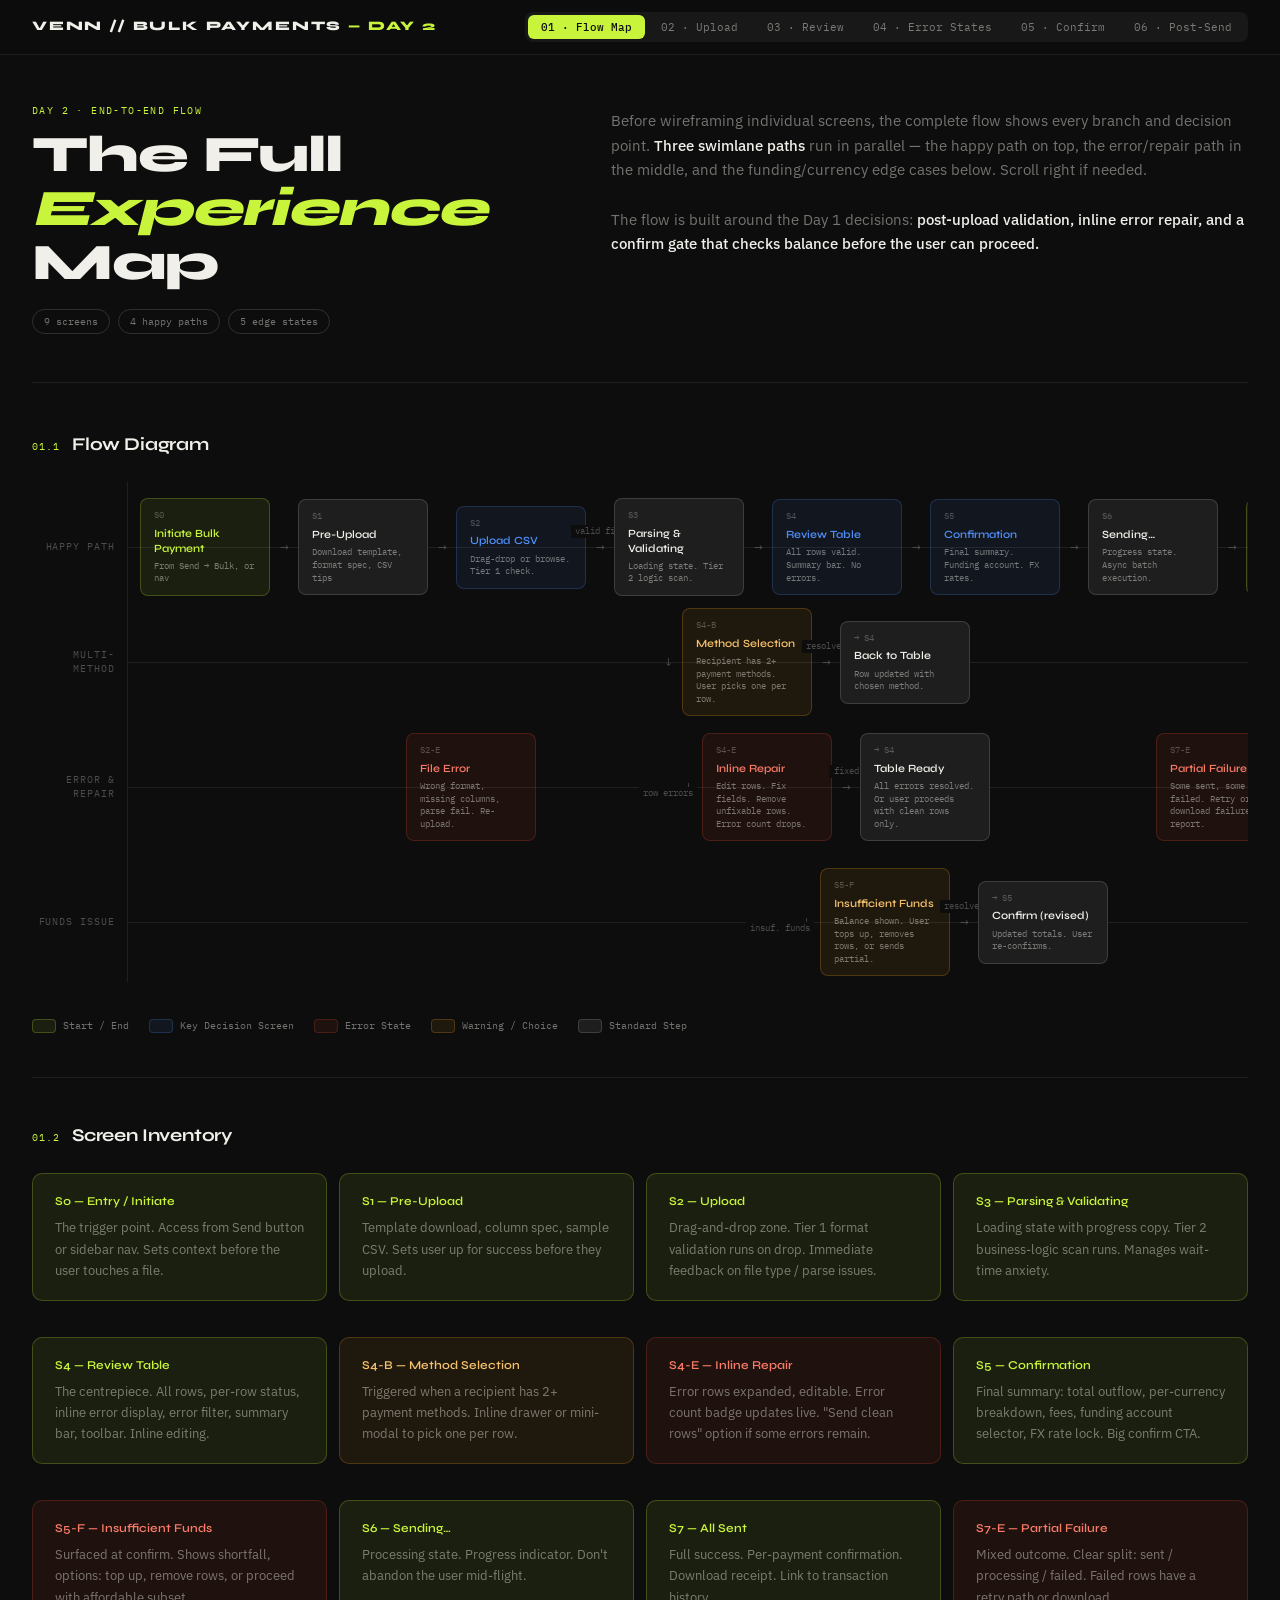
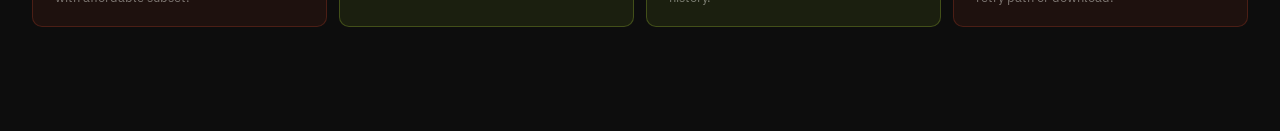
<file: venn-bulk-payments/venn-day2-flow-wireframes.html>
<!DOCTYPE html>
<html lang="en">
<head>
<meta charset="UTF-8">
<meta name="viewport" content="width=device-width, initial-scale=1.0">
<title>Venn — Day 2: Flow + Wireframes</title>
<link href="https://fonts.googleapis.com/css2?family=Syne:wght@400;600;700;800&family=IBM+Plex+Mono:wght@300;400;500&family=IBM+Plex+Sans:ital,wght@0,300;0,400;0,500;1,300&display=swap" rel="stylesheet">
<style>
/* ─── TOKENS ─────────────────────────────────────── */
:root {
  --bg:        #0d0d0d;
  --surface:   #161616;
  --surface2:  #1e1e1e;
  --border:    rgba(255,255,255,0.08);
  --border2:   rgba(255,255,255,0.14);
  --text:      #f0efe9;
  --muted:     rgba(240,239,233,0.45);
  --muted2:    rgba(240,239,233,0.28);
  --accent:    #c8f53c;
  --accent-bg: rgba(200,245,60,0.08);
  --accent-bd: rgba(200,245,60,0.22);
  --red:       #e84c2e;
  --red-bg:    rgba(232,76,46,0.08);
  --red-bd:    rgba(232,76,46,0.22);
  --amber:     #f5a623;
  --amber-bg:  rgba(245,166,35,0.08);
  --amber-bd:  rgba(245,166,35,0.22);
  --blue:      #4f8ef7;
  --blue-bg:   rgba(79,142,247,0.08);
  --blue-bd:   rgba(79,142,247,0.22);

  /* wireframe palette — intentionally desaturated */
  --wf-bg:     #f7f6f3;
  --wf-surface:#ffffff;
  --wf-border: #d4d3ce;
  --wf-border2:#b8b7b2;
  --wf-text:   #1a1a1a;
  --wf-muted:  #888884;
  --wf-muted2: #b0afa9;
  --wf-accent: #2d2d2d;
  --wf-blue:   #4169e1;
  --wf-red:    #c0392b;
  --wf-amber:  #b07d1a;
  --wf-green:  #2e7d32;
  --wf-fill:   #e8e7e2;
  --wf-fill2:  #d8d7d2;
}

/* ─── RESET ─────────────────────────────────────── */
*, *::before, *::after { box-sizing: border-box; margin: 0; padding: 0; }
body { font-family: 'IBM Plex Sans', sans-serif; background: var(--bg); color: var(--text); min-height: 100vh; font-size: 14px; line-height: 1.5; }

/* ─── NAV ────────────────────────────────────────── */
.topnav {
  position: sticky; top: 0; z-index: 200;
  background: rgba(13,13,13,0.94); backdrop-filter: blur(16px);
  border-bottom: 1px solid var(--border);
  display: flex; align-items: center; justify-content: space-between;
  padding: 12px 32px; gap: 16px;
}
.nav-brand { font-family: 'Syne', sans-serif; font-weight: 800; font-size: 13px; letter-spacing: .14em; text-transform: uppercase; white-space: nowrap; }
.nav-brand em { color: var(--accent); font-style: normal; }
.nav-pills { display: flex; gap: 3px; background: rgba(255,255,255,0.05); border-radius: 8px; padding: 3px; }
.pill { font-family: 'IBM Plex Mono', monospace; font-size: 10.5px; padding: 5px 13px; border-radius: 6px; cursor: pointer; border: none; background: transparent; color: var(--muted); transition: all .15s; white-space: nowrap; }
.pill:hover { color: var(--text); background: rgba(255,255,255,0.07); }
.pill.on { color: #0d0d0d; background: var(--accent); font-weight: 500; }

/* ─── LAYOUT ─────────────────────────────────────── */
.page { display: none; max-width: 1280px; margin: 0 auto; padding: 48px 32px 80px; }
.page.on { display: block; }

/* ─── TYPE ───────────────────────────────────────── */
.eyebrow { font-family: 'IBM Plex Mono', monospace; font-size: 10px; letter-spacing: .14em; text-transform: uppercase; color: var(--accent); margin-bottom: 10px; }
h1 { font-family: 'Syne', sans-serif; font-weight: 800; font-size: clamp(32px, 4vw, 52px); line-height: 1.05; letter-spacing: -.02em; }
h1 i { font-style: italic; color: var(--accent); }
h2 { font-family: 'Syne', sans-serif; font-weight: 700; font-size: 18px; letter-spacing: -.01em; }
h3 { font-family: 'Syne', sans-serif; font-weight: 600; font-size: 13px; }
.mono { font-family: 'IBM Plex Mono', monospace; }

/* ─── PAGE HERO ──────────────────────────────────── */
.hero { display: grid; grid-template-columns: 1fr 1.2fr; gap: 48px; align-items: start; padding-bottom: 48px; border-bottom: 1px solid var(--border); margin-bottom: 48px; }
.hero-desc { color: var(--muted); font-size: 14.5px; line-height: 1.7; padding-top: 6px; }
.hero-desc strong { color: var(--text); font-weight: 500; }
.chips { display: flex; flex-wrap: wrap; gap: 8px; margin-top: 20px; }
.chip { font-family: 'IBM Plex Mono', monospace; font-size: 10px; border: 1px solid var(--border2); border-radius: 100px; padding: 4px 11px; color: var(--muted); }

/* ─── SECTION HEADER ─────────────────────────────── */
.sec-hdr { display: flex; align-items: baseline; gap: 12px; margin-bottom: 24px; }
.sec-num { font-family: 'IBM Plex Mono', monospace; font-size: 10px; color: var(--accent); letter-spacing: .1em; }
.divider { height: 1px; background: var(--border); margin: 44px 0; }

/* ─── CALLOUTS ───────────────────────────────────── */
.callout { border-radius: 10px; padding: 18px 22px; margin-bottom: 24px; border: 1px solid; }
.callout-accent { background: var(--accent-bg); border-color: var(--accent-bd); }
.callout-red    { background: var(--red-bg);    border-color: var(--red-bd); }
.callout-amber  { background: var(--amber-bg);  border-color: var(--amber-bd); }
.callout h3 { font-size: 12px; margin-bottom: 7px; }
.callout-accent h3 { color: var(--accent); }
.callout-red h3    { color: #f87a67; }
.callout-amber h3  { color: #f5c06b; }
.callout p { font-size: 13px; color: var(--muted); line-height: 1.65; }
.callout p strong { color: var(--text); }

/* ═══════════════════════════════════════════════════
   FLOW MAP
══════════════════════════════════════════════════ */
.flow-wrap { overflow-x: auto; padding-bottom: 16px; }
.flow-canvas { min-width: 1080px; position: relative; }

/* lane rows */
.flow-lanes { display: grid; grid-template-columns: 96px 1fr; }
.lane-labels { display: flex; flex-direction: column; }
.lane-label {
  font-family: 'IBM Plex Mono', monospace; font-size: 9.5px; text-transform: uppercase;
  letter-spacing: .1em; color: var(--muted2); writing-mode: horizontal-tb;
  display: flex; align-items: center; border-right: 1px solid var(--border);
  padding-right: 12px; text-align: right; justify-content: flex-end;
}
.lane-label.h-happy { height: 130px; }
.lane-label.h-multi { height: 100px; }
.lane-label.h-error { height: 150px; }
.lane-label.h-funds { height: 120px; }

.lane-content { display: flex; flex-direction: column; }
.lane-row { display: flex; align-items: center; gap: 0; position: relative; }
.lane-row.h-happy { height: 130px; }
.lane-row.h-multi { height: 100px; }
.lane-row.h-error { height: 150px; }
.lane-row.h-funds { height: 120px; }

/* horizontal connector line */
.lane-row::before { content: ''; position: absolute; top: 50%; left: 0; right: 0; height: 1px; background: var(--border); z-index: 0; }

/* flow nodes */
.fn {
  position: relative; z-index: 1; flex-shrink: 0;
  background: var(--surface2); border: 1.5px solid var(--border2);
  border-radius: 8px; padding: 10px 13px; min-width: 110px; max-width: 130px;
  cursor: default; transition: border-color .15s;
}
.fn:hover { border-color: rgba(255,255,255,0.28); }
.fn-label { font-family: 'Syne', sans-serif; font-weight: 600; font-size: 11px; color: var(--text); line-height: 1.3; margin-bottom: 4px; }
.fn-sub { font-family: 'IBM Plex Mono', monospace; font-size: 9px; color: var(--muted); line-height: 1.4; }
.fn-num { font-family: 'IBM Plex Mono', monospace; font-size: 8.5px; color: var(--muted2); margin-bottom: 5px; }

/* node variants */
.fn-start { background: var(--accent-bg); border-color: var(--accent-bd); }
.fn-start .fn-label { color: var(--accent); }
.fn-end   { background: var(--accent-bg); border-color: var(--accent-bd); }
.fn-end .fn-label { color: var(--accent); }
.fn-err   { background: var(--red-bg);    border-color: var(--red-bd); }
.fn-err .fn-label { color: #f87a67; }
.fn-warn  { background: var(--amber-bg);  border-color: var(--amber-bd); }
.fn-warn .fn-label { color: #f5c06b; }
.fn-key   { background: var(--blue-bg);   border-color: var(--blue-bd); }
.fn-key .fn-label { color: var(--blue); }

/* arrows between nodes */
.fa {
  flex-shrink: 0; display: flex; align-items: center; justify-content: center;
  color: var(--muted2); font-size: 11px; width: 28px; position: relative; z-index: 1;
}
.fa-label {
  position: absolute; top: -16px; left: 50%; transform: translateX(-50%);
  font-family: 'IBM Plex Mono', monospace; font-size: 8.5px; color: var(--muted2);
  white-space: nowrap; background: var(--bg); padding: 0 4px;
}

/* branch connector vertical */
.branch-line {
  position: absolute; left: 50%; width: 1px; background: var(--border); z-index: 0;
}

/* legend */
.flow-legend { display: flex; gap: 20px; flex-wrap: wrap; margin-top: 20px; }
.leg-item { display: flex; align-items: center; gap: 7px; font-family: 'IBM Plex Mono', monospace; font-size: 10px; color: var(--muted); }
.leg-swatch { width: 24px; height: 14px; border-radius: 4px; border: 1.5px solid; }

/* ═══════════════════════════════════════════════════
   WIREFRAME SYSTEM
══════════════════════════════════════════════════ */
/* outer chrome */
.wf-set { display: flex; flex-direction: column; gap: 48px; }
.wf-block { }
.wf-block-header { margin-bottom: 16px; }
.wf-block-title { font-family: 'Syne', sans-serif; font-weight: 700; font-size: 15px; color: var(--text); }
.wf-block-sub { font-family: 'IBM Plex Mono', monospace; font-size: 10.5px; color: var(--muted); margin-top: 4px; }
.wf-block-note { font-size: 12.5px; color: var(--muted); line-height: 1.6; margin-top: 8px; }
.wf-block-note strong { color: var(--text); font-weight: 500; }

/* browser chrome */
.browser {
  background: var(--wf-surface); border: 1.5px solid var(--wf-border2);
  border-radius: 10px; overflow: hidden; box-shadow: 0 4px 24px rgba(0,0,0,0.35);
}
.browser-bar {
  background: var(--wf-fill); border-bottom: 1.5px solid var(--wf-border);
  padding: 9px 14px; display: flex; align-items: center; gap: 8px;
}
.b-dot { width: 9px; height: 9px; border-radius: 50%; }
.b-red    { background: #ff5f57; }
.b-yellow { background: #ffbd2e; }
.b-green  { background: #28c840; }
.b-url {
  flex: 1; background: white; border: 1px solid var(--wf-border);
  border-radius: 5px; padding: 4px 10px; margin: 0 8px;
  font-family: 'IBM Plex Mono', monospace; font-size: 10px; color: var(--wf-muted);
}
.browser-body { background: var(--wf-bg); }

/* venn app shell inside wireframe */
.app-shell { display: grid; grid-template-columns: 200px 1fr; min-height: 580px; }

/* sidebar nav */
.app-sidebar {
  background: var(--wf-surface); border-right: 1.5px solid var(--wf-border);
  padding: 20px 0;
}
.sidebar-logo {
  padding: 0 18px 18px;
  font-family: 'Syne', sans-serif; font-weight: 800; font-size: 16px;
  color: var(--wf-text); border-bottom: 1px solid var(--wf-border);
  margin-bottom: 14px;
}
.sidebar-logo span { color: var(--wf-red); }
.sidebar-section-label {
  font-family: 'IBM Plex Mono', monospace; font-size: 9px; text-transform: uppercase;
  letter-spacing: .1em; color: var(--wf-muted2); padding: 0 18px; margin-bottom: 6px;
}
.sidebar-item {
  display: flex; align-items: center; gap: 9px;
  padding: 7px 18px; font-size: 12.5px; color: var(--wf-muted);
  cursor: pointer; transition: background .1s;
}
.sidebar-item:hover { background: var(--wf-fill); }
.sidebar-item.active { background: var(--wf-fill); color: var(--wf-text); font-weight: 500; }
.sidebar-item .si-icon { width: 14px; height: 14px; background: var(--wf-border); border-radius: 3px; flex-shrink: 0; }
.sidebar-item .si-icon.red { background: #ffcdd2; }
.sidebar-item .si-icon.blue { background: #bbdefb; }

/* app main content */
.app-main { padding: 28px 32px; overflow: hidden; }

/* page header inside app */
.app-page-hdr { display: flex; align-items: flex-start; justify-content: space-between; margin-bottom: 24px; }
.app-page-title { font-family: 'Syne', sans-serif; font-weight: 700; font-size: 20px; color: var(--wf-text); }
.app-page-sub { font-size: 12px; color: var(--wf-muted); margin-top: 3px; }
.app-breadcrumb { font-family: 'IBM Plex Mono', monospace; font-size: 10px; color: var(--wf-muted2); margin-bottom: 8px; }

/* ─── WF COMPONENTS ─────────────────────────────── */
/* Button */
.wf-btn {
  display: inline-flex; align-items: center; gap: 6px;
  border-radius: 6px; padding: 8px 16px; font-size: 12px; font-weight: 500;
  cursor: pointer; border: 1.5px solid; white-space: nowrap;
}
.wf-btn-primary { background: var(--wf-text); border-color: var(--wf-text); color: white; }
.wf-btn-secondary { background: white; border-color: var(--wf-border2); color: var(--wf-text); }
.wf-btn-ghost { background: transparent; border-color: var(--wf-border2); color: var(--wf-muted); }
.wf-btn-danger { background: #fef2f0; border-color: #f5c6c0; color: var(--wf-red); }
.wf-btn-sm { padding: 5px 11px; font-size: 11px; }

/* Input */
.wf-input {
  border: 1.5px solid var(--wf-border2); border-radius: 6px; padding: 8px 11px;
  font-size: 12px; color: var(--wf-text); background: white;
  font-family: inherit; width: 100%;
}
.wf-input-err { border-color: var(--wf-red); background: #fff8f7; }
.wf-label { font-size: 11px; font-weight: 500; color: var(--wf-muted); margin-bottom: 5px; display: block; }
.wf-field { margin-bottom: 14px; }
.wf-err-msg { font-size: 10.5px; color: var(--wf-red); margin-top: 4px; display: flex; align-items: center; gap: 4px; }

/* Badge / Pill */
.wf-badge {
  display: inline-flex; align-items: center; gap: 4px;
  font-family: 'IBM Plex Mono', monospace; font-size: 10px;
  padding: 2px 7px; border-radius: 4px; border: 1px solid;
}
.badge-ok     { background: #e8f5e9; border-color: #a5d6a7; color: var(--wf-green); }
.badge-err    { background: #fdecea; border-color: #f5c6c0; color: var(--wf-red); }
.badge-warn   { background: #fff8e1; border-color: #ffe082; color: var(--wf-amber); }
.badge-method { background: var(--wf-fill); border-color: var(--wf-border); color: var(--wf-muted); }
.badge-usd    { background: #e3f2fd; border-color: #90caf9; color: #1565c0; }
.badge-cad    { background: #fce4ec; border-color: #f48fb1; color: #880e4f; }
.badge-eur    { background: #ede7f6; border-color: #ce93d8; color: #4a148c; }
.badge-gbp    { background: #e8f5e9; border-color: #a5d6a7; color: #1b5e20; }

/* Step progress */
.wf-stepper { display: flex; align-items: center; gap: 0; margin-bottom: 28px; }
.wf-step {
  display: flex; align-items: center; gap: 7px;
  font-size: 11.5px; color: var(--wf-muted2);
}
.wf-step.active { color: var(--wf-text); font-weight: 500; }
.wf-step.done   { color: var(--wf-green); }
.step-dot {
  width: 22px; height: 22px; border-radius: 50%; border: 1.5px solid var(--wf-border2);
  display: flex; align-items: center; justify-content: center;
  font-family: 'IBM Plex Mono', monospace; font-size: 9.5px; color: var(--wf-muted2);
  flex-shrink: 0;
}
.wf-step.active .step-dot { border-color: var(--wf-text); background: var(--wf-text); color: white; }
.wf-step.done   .step-dot { border-color: var(--wf-green); background: var(--wf-green); color: white; }
.step-line { height: 1.5px; width: 36px; background: var(--wf-border); flex-shrink: 0; }
.wf-step.done + .step-line { background: var(--wf-green); }

/* Summary bar */
.wf-summary-bar {
  display: flex; align-items: center; gap: 0;
  background: white; border: 1.5px solid var(--wf-border); border-radius: 8px;
  overflow: hidden; margin-bottom: 16px;
}
.sum-cell {
  flex: 1; padding: 12px 16px; border-right: 1px solid var(--wf-border);
}
.sum-cell:last-child { border-right: none; }
.sum-label { font-size: 10px; color: var(--wf-muted2); font-family: 'IBM Plex Mono', monospace; text-transform: uppercase; letter-spacing: .06em; margin-bottom: 4px; }
.sum-val { font-family: 'Syne', sans-serif; font-weight: 700; font-size: 17px; color: var(--wf-text); }
.sum-val.err { color: var(--wf-red); }
.sum-val.ok  { color: var(--wf-green); }
.sum-sub { font-size: 10px; color: var(--wf-muted); margin-top: 2px; }

/* Table */
.wf-table { width: 100%; border-collapse: collapse; font-size: 12px; }
.wf-table th {
  font-family: 'IBM Plex Mono', monospace; font-size: 10px; text-transform: uppercase;
  letter-spacing: .07em; color: var(--wf-muted2); text-align: left;
  padding: 8px 10px; border-bottom: 1.5px solid var(--wf-border);
  background: var(--wf-fill); position: sticky; top: 0;
}
.wf-table td {
  padding: 9px 10px; border-bottom: 1px solid var(--wf-fill2); color: var(--wf-text);
  vertical-align: middle;
}
.wf-table tr.row-err td { background: #fff8f7; }
.wf-table tr.row-err td:first-child { border-left: 3px solid var(--wf-red); }
.wf-table tr.row-warn td { background: #fffdf0; }
.wf-table tr.row-warn td:first-child { border-left: 3px solid var(--wf-amber); }
.wf-table tr:hover td { background: var(--wf-fill); }
.wf-table tr.row-err:hover td { background: #fdf0ee; }
.td-mono { font-family: 'IBM Plex Mono', monospace; }
.td-sub { font-size: 10px; color: var(--wf-red); margin-top: 3px; display: flex; align-items: center; gap: 4px; }
.td-sub.warn { color: var(--wf-amber); }

/* Checkbox */
.wf-check { width: 14px; height: 14px; border: 1.5px solid var(--wf-border2); border-radius: 3px; background: white; }
.wf-check.checked { background: var(--wf-text); border-color: var(--wf-text); }

/* Table toolbar */
.wf-toolbar {
  display: flex; align-items: center; gap: 8px; margin-bottom: 8px;
}
.wf-filter-toggle {
  display: flex; align-items: center; gap: 6px; padding: 5px 11px;
  border: 1.5px solid var(--wf-border2); border-radius: 6px; font-size: 11px;
  color: var(--wf-muted); background: white; cursor: pointer;
}
.wf-filter-toggle.active { border-color: var(--wf-red); color: var(--wf-red); background: #fff8f7; }
.wf-search { flex: 1; position: relative; }
.wf-search input { width: 100%; border: 1.5px solid var(--wf-border); border-radius: 6px; padding: 6px 10px 6px 28px; font-size: 11px; color: var(--wf-muted); }
.wf-search-icon { position: absolute; left: 9px; top: 50%; transform: translateY(-50%); color: var(--wf-muted2); font-size: 12px; }

/* Annotation */
.ann {
  display: inline-flex; align-items: center; justify-content: center;
  width: 18px; height: 18px; border-radius: 50%;
  background: #1a1a1a; color: var(--accent); font-family: 'IBM Plex Mono', monospace;
  font-size: 9px; font-weight: 500; flex-shrink: 0;
  border: 1.5px solid rgba(200,245,60,0.3); cursor: default;
  vertical-align: middle;
}
.ann-list { display: flex; flex-direction: column; gap: 10px; margin-top: 14px; }
.ann-item { display: flex; gap: 10px; align-items: flex-start; }
.ann-item p { font-size: 12.5px; color: var(--muted); line-height: 1.55; }
.ann-item p strong { color: var(--text); font-weight: 500; }

/* Upload zone */
.upload-zone {
  border: 2px dashed var(--wf-border2); border-radius: 10px;
  background: white; padding: 40px 24px; text-align: center;
  cursor: pointer; transition: border-color .15s, background .15s;
}
.upload-zone:hover { border-color: var(--wf-text); background: var(--wf-fill); }
.upload-zone.active { border-color: var(--wf-blue); background: #f0f4ff; }
.uz-icon { font-size: 32px; margin-bottom: 12px; }
.uz-title { font-family: 'Syne', sans-serif; font-weight: 600; font-size: 15px; color: var(--wf-text); margin-bottom: 6px; }
.uz-sub { font-size: 12px; color: var(--wf-muted); line-height: 1.5; }
.uz-sub a { color: var(--wf-text); font-weight: 500; text-decoration: underline; cursor: pointer; }
.uz-formats { font-family: 'IBM Plex Mono', monospace; font-size: 10px; color: var(--wf-muted2); margin-top: 14px; }

/* Progress state */
.wf-progress {
  background: white; border: 1.5px solid var(--wf-border); border-radius: 10px;
  padding: 28px 24px; text-align: center;
}
.prog-icon { font-size: 28px; margin-bottom: 10px; }
.prog-title { font-family: 'Syne', sans-serif; font-weight: 600; font-size: 15px; color: var(--wf-text); margin-bottom: 4px; }
.prog-sub { font-size: 11.5px; color: var(--wf-muted); margin-bottom: 16px; }
.prog-bar { height: 5px; background: var(--wf-fill2); border-radius: 3px; overflow: hidden; margin-bottom: 8px; }
.prog-fill { height: 100%; background: var(--wf-text); border-radius: 3px; transition: width .3s; }
.prog-label { font-family: 'IBM Plex Mono', monospace; font-size: 10px; color: var(--wf-muted2); }

/* Confirmation summary */
.conf-summary { background: white; border: 1.5px solid var(--wf-border); border-radius: 10px; overflow: hidden; margin-bottom: 20px; }
.conf-row { display: flex; justify-content: space-between; align-items: center; padding: 12px 18px; border-bottom: 1px solid var(--wf-fill2); font-size: 12.5px; }
.conf-row:last-child { border-bottom: none; }
.conf-row-label { color: var(--wf-muted); }
.conf-row-val { font-weight: 500; color: var(--wf-text); font-family: 'IBM Plex Mono', monospace; }
.conf-row-val.big { font-family: 'Syne', sans-serif; font-size: 18px; font-weight: 700; }
.conf-section-hdr { background: var(--wf-fill); padding: 8px 18px; font-family: 'IBM Plex Mono', monospace; font-size: 10px; text-transform: uppercase; letter-spacing: .07em; color: var(--wf-muted2); }

/* Account selector */
.account-selector { background: white; border: 1.5px solid var(--wf-border2); border-radius: 8px; overflow: hidden; margin-bottom: 14px; }
.account-option { display: flex; align-items: center; gap: 12px; padding: 12px 16px; border-bottom: 1px solid var(--wf-fill2); cursor: pointer; }
.account-option:last-child { border-bottom: none; }
.account-option.selected { background: var(--wf-fill); }
.acc-radio { width: 14px; height: 14px; border-radius: 50%; border: 1.5px solid var(--wf-border2); flex-shrink: 0; }
.acc-radio.on { border-color: var(--wf-text); background: var(--wf-text); box-shadow: inset 0 0 0 3px white; }
.acc-name { font-size: 12px; font-weight: 500; color: var(--wf-text); }
.acc-bal { font-size: 11px; color: var(--wf-muted); font-family: 'IBM Plex Mono', monospace; }
.acc-bal.low { color: var(--wf-red); }
.acc-flag { font-size: 14px; }

/* Warning banner */
.wf-banner { border-radius: 8px; padding: 12px 16px; margin-bottom: 14px; border: 1px solid; display: flex; gap: 10px; align-items: flex-start; }
.banner-red  { background: #fdecea; border-color: #f5c6c0; }
.banner-warn { background: #fff8e1; border-color: #ffe082; }
.banner-ok   { background: #e8f5e9; border-color: #a5d6a7; }
.banner-icon { font-size: 14px; flex-shrink: 0; margin-top: 1px; }
.banner-text { font-size: 12px; line-height: 1.55; color: var(--wf-text); }
.banner-text strong { font-weight: 500; }

/* Success / partial state */
.outcome-grid { display: grid; grid-template-columns: repeat(3,1fr); gap: 14px; margin-bottom: 20px; }
.outcome-cell { background: white; border: 1.5px solid var(--wf-border); border-radius: 8px; padding: 18px 16px; text-align: center; }
.outcome-cell.ok    { border-color: #a5d6a7; }
.outcome-cell.err   { border-color: #f5c6c0; }
.outcome-cell.proc  { border-color: #90caf9; }
.outcome-num { font-family: 'Syne', sans-serif; font-weight: 800; font-size: 28px; color: var(--wf-text); }
.outcome-num.ok   { color: var(--wf-green); }
.outcome-num.err  { color: var(--wf-red); }
.outcome-num.proc { color: var(--wf-blue); }
.outcome-label { font-size: 11px; color: var(--wf-muted); margin-top: 4px; }

/* Recipient multi-method */
.method-picker { background: white; border: 1.5px solid var(--wf-border); border-radius: 8px; overflow: hidden; }
.method-opt { display: flex; align-items: center; gap: 12px; padding: 11px 14px; border-bottom: 1px solid var(--wf-fill2); cursor: pointer; }
.method-opt:last-child { border-bottom: none; }
.method-opt.selected { background: var(--wf-fill); }
.method-radio { width: 13px; height: 13px; border-radius: 50%; border: 1.5px solid var(--wf-border2); flex-shrink: 0; }
.method-radio.on { border-color: var(--wf-text); background: var(--wf-text); box-shadow: inset 0 0 0 3px white; }
.method-label { font-size: 12px; font-weight: 500; color: var(--wf-text); }
.method-detail { font-size: 11px; color: var(--wf-muted); font-family: 'IBM Plex Mono', monospace; }

/* template card */
.template-card { background: white; border: 1.5px solid var(--wf-border); border-radius: 8px; padding: 16px; margin-bottom: 12px; }
.tmpl-title { font-family: 'Syne', sans-serif; font-weight: 600; font-size: 13px; color: var(--wf-text); margin-bottom: 4px; }
.tmpl-desc { font-size: 11.5px; color: var(--wf-muted); line-height: 1.5; }
.tmpl-cols { display: flex; flex-wrap: wrap; gap: 5px; margin-top: 10px; }
.tmpl-col { font-family: 'IBM Plex Mono', monospace; font-size: 9.5px; background: var(--wf-fill); border: 1px solid var(--wf-border); border-radius: 3px; padding: 2px 7px; color: var(--wf-muted); }
.tmpl-col.required { background: #fff3e0; border-color: #ffe0b2; color: var(--wf-amber); }

/* modal overlay hint */
.modal-overlay-hint {
  background: rgba(0,0,0,0.25); position: relative;
  border-radius: 6px; display: flex; align-items: center; justify-content: center;
  min-height: 100px; margin-bottom: 10px;
}
.modal-box {
  background: white; border-radius: 10px; border: 1.5px solid var(--wf-border);
  padding: 20px 22px; min-width: 280px; box-shadow: 0 8px 32px rgba(0,0,0,0.18);
}
.modal-title { font-family: 'Syne', sans-serif; font-weight: 700; font-size: 14px; color: var(--wf-text); margin-bottom: 4px; }
.modal-sub { font-size: 11.5px; color: var(--wf-muted); margin-bottom: 14px; }

/* FX rate lock */
.fx-lock { display: flex; align-items: center; gap: 10px; background: var(--wf-fill); border: 1px solid var(--wf-border); border-radius: 6px; padding: 8px 12px; font-size: 11.5px; color: var(--wf-muted); margin-bottom: 12px; }
.fx-lock strong { color: var(--wf-text); }
.fx-lock .timer { font-family: 'IBM Plex Mono', monospace; font-size: 12px; color: var(--wf-amber); font-weight: 500; margin-left: auto; }

/* Insufficient funds block */
.insuf-block { background: #fdecea; border: 1.5px solid #f5c6c0; border-radius: 8px; padding: 16px 18px; margin-bottom: 14px; }
.insuf-title { font-family: 'Syne', sans-serif; font-weight: 600; font-size: 13px; color: var(--wf-red); margin-bottom: 8px; }
.insuf-row { display: flex; justify-content: space-between; font-size: 12px; color: var(--wf-text); padding: 4px 0; border-bottom: 1px solid #f5c6c0; }
.insuf-row:last-of-type { border-bottom: none; }
.insuf-gap { font-weight: 600; color: var(--wf-red); }
.insuf-actions { display: flex; gap: 8px; margin-top: 12px; }

/* scrollable table wrapper */
.tbl-scroll { max-height: 300px; overflow-y: auto; border: 1.5px solid var(--wf-border); border-radius: 8px; }

/* ─── ANNOTATION SIDEBAR ─────────────────────────── */
.wf-2col { display: grid; grid-template-columns: 1fr 280px; gap: 28px; align-items: start; }
.ann-sidebar { position: sticky; top: 68px; }
.ann-sidebar-title { font-family: 'IBM Plex Mono', monospace; font-size: 10px; text-transform: uppercase; letter-spacing: .1em; color: var(--accent); margin-bottom: 12px; }

/* ─── STATES GRID ─────────────────────────────────── */
.states-grid { display: grid; grid-template-columns: 1fr 1fr; gap: 24px; }

/* ─── RESPONSIVE ─────────────────────────────────── */
@media (max-width: 900px) {
  .topnav { padding: 10px 16px; }
  .nav-pills { display: none; }
  .page { padding: 28px 16px 60px; }
  .hero { grid-template-columns: 1fr; gap: 24px; }
  .wf-2col { grid-template-columns: 1fr; }
  .ann-sidebar { position: static; }
  .states-grid { grid-template-columns: 1fr; }
  .app-shell { grid-template-columns: 1fr; }
  .app-sidebar { display: none; }
  .outcome-grid { grid-template-columns: 1fr; }
}
</style>
</head>
<body>

<!-- ══════════════════════════════════════════
     NAV
══════════════════════════════════════════ -->
<nav class="topnav">
  <div class="nav-brand">Venn // Bulk Payments <em>— Day 2</em></div>
  <div class="nav-pills">
    <button class="pill on"  onclick="show('flow')">01 · Flow Map</button>
    <button class="pill"     onclick="show('wf-upload')">02 · Upload</button>
    <button class="pill"     onclick="show('wf-review')">03 · Review</button>
    <button class="pill"     onclick="show('wf-errors')">04 · Error States</button>
    <button class="pill"     onclick="show('wf-confirm')">05 · Confirm</button>
    <button class="pill"     onclick="show('wf-post')">06 · Post-Send</button>
  </div>
</nav>


<!-- ══════════════════════════════════════════
     PAGE 1 — FLOW MAP
══════════════════════════════════════════ -->
<div class="page on" id="flow">
  <div class="hero">
    <div>
      <div class="eyebrow">Day 2 · End-to-End Flow</div>
      <h1>The Full<br><i>Experience</i><br>Map</h1>
      <div class="chips">
        <div class="chip">9 screens</div>
        <div class="chip">4 happy paths</div>
        <div class="chip">5 edge states</div>
      </div>
    </div>
    <div class="hero-desc">
      Before wireframing individual screens, the complete flow shows every branch and decision point. <strong>Three swimlane paths</strong> run in parallel — the happy path on top, the error/repair path in the middle, and the funding/currency edge cases below. Scroll right if needed.
      <br><br>The flow is built around the Day 1 decisions: <strong>post-upload validation, inline error repair, and a confirm gate that checks balance before the user can proceed.</strong>
    </div>
  </div>

  <!-- FLOW DIAGRAM -->
  <div class="sec-hdr"><span class="sec-num">01.1</span><h2>Flow Diagram</h2></div>

  <div class="flow-wrap">
    <div class="flow-canvas">

      <!-- ── LANE LABELS ── -->
      <div class="flow-lanes">
        <div class="lane-labels">
          <div class="lane-label h-happy">Happy Path</div>
          <div class="lane-label h-multi">Multi-Method</div>
          <div class="lane-label h-error">Error &amp; Repair</div>
          <div class="lane-label h-funds">Funds Issue</div>
        </div>

        <div class="lane-content">

          <!-- ══ HAPPY PATH ROW ══ -->
          <div class="lane-row h-happy" style="padding-left:12px;">
            <!-- S0: Entry -->
            <div class="fn fn-start" style="min-width:100px;">
              <div class="fn-num">S0</div>
              <div class="fn-label">Initiate Bulk Payment</div>
              <div class="fn-sub">From Send → Bulk, or nav</div>
            </div>
            <div class="fa">→</div>

            <!-- S1: Pre-upload -->
            <div class="fn">
              <div class="fn-num">S1</div>
              <div class="fn-label">Pre-Upload</div>
              <div class="fn-sub">Download template, format spec, CSV tips</div>
            </div>
            <div class="fa">→</div>

            <!-- S2: Upload -->
            <div class="fn fn-key">
              <div class="fn-num">S2</div>
              <div class="fn-label">Upload CSV</div>
              <div class="fn-sub">Drag-drop or browse. Tier 1 check.</div>
            </div>
            <div class="fa">
              →
              <div class="fa-label" style="top:-14px;">valid file</div>
            </div>

            <!-- S3: Validating -->
            <div class="fn">
              <div class="fn-num">S3</div>
              <div class="fn-label">Parsing &amp; Validating</div>
              <div class="fn-sub">Loading state. Tier 2 logic scan.</div>
            </div>
            <div class="fa">→</div>

            <!-- S4: Review table -->
            <div class="fn fn-key">
              <div class="fn-num">S4</div>
              <div class="fn-label">Review Table</div>
              <div class="fn-sub">All rows valid. Summary bar. No errors.</div>
            </div>
            <div class="fa">→</div>

            <!-- S5: Confirm -->
            <div class="fn fn-key">
              <div class="fn-num">S5</div>
              <div class="fn-label">Confirmation</div>
              <div class="fn-sub">Final summary. Funding account. FX rates.</div>
            </div>
            <div class="fa">→</div>

            <!-- S6: Processing -->
            <div class="fn">
              <div class="fn-num">S6</div>
              <div class="fn-label">Sending…</div>
              <div class="fn-sub">Progress state. Async batch execution.</div>
            </div>
            <div class="fa">→</div>

            <!-- S7: Success -->
            <div class="fn fn-end">
              <div class="fn-num">S7</div>
              <div class="fn-label">All Sent ✓</div>
              <div class="fn-sub">Success state. Per-payment receipt. Download.</div>
            </div>
          </div>

          <!-- ══ MULTI-METHOD ROW ══ -->
          <div class="lane-row h-multi" style="padding-left:12px;">
            <div style="width:100px;min-width:100px;"></div><!-- spacer S0 -->
            <div class="fa" style="width:28px;"></div>
            <div style="width:110px;min-width:110px;"></div><!-- S1 spacer -->
            <div class="fa" style="width:28px;"></div>
            <div style="width:110px;min-width:110px;"></div><!-- S2 spacer -->
            <div class="fa" style="width:28px;"></div>
            <div style="width:110px;min-width:110px;"></div><!-- S3 spacer -->
            <div class="fa" style="width:28px;">↓</div>
            <!-- Branch: recipient has multiple methods -->
            <div class="fn fn-warn" style="min-width:130px;">
              <div class="fn-num">S4-B</div>
              <div class="fn-label">Method Selection</div>
              <div class="fn-sub">Recipient has 2+ payment methods. User picks one per row.</div>
            </div>
            <div class="fa">→<div class="fa-label" style="top:-14px;">resolved</div></div>
            <!-- returns up to S4 -->
            <div class="fn">
              <div class="fn-num">→ S4</div>
              <div class="fn-label">Back to Table</div>
              <div class="fn-sub">Row updated with chosen method.</div>
            </div>
          </div>

          <!-- ══ ERROR & REPAIR ROW ══ -->
          <div class="lane-row h-error" style="padding-left:12px;">
            <div style="width:100px;min-width:100px;"></div>
            <div class="fa" style="width:28px;"></div>
            <div style="width:110px;min-width:110px;"></div>
            <div class="fa" style="width:28px;"></div>
            <!-- Bad file error -->
            <div class="fn fn-err" style="position:relative;">
              <div class="fn-num">S2-E</div>
              <div class="fn-label">File Error</div>
              <div class="fn-sub">Wrong format, missing columns, parse fail. Re-upload.</div>
            </div>
            <div class="fa" style="width:28px;"></div>
            <div style="width:110px;min-width:110px;"></div>
            <div class="fa">
              ↓
              <div class="fa-label" style="top:8px;left:-6px;">row errors</div>
            </div>
            <!-- Inline repair -->
            <div class="fn fn-err">
              <div class="fn-num">S4-E</div>
              <div class="fn-label">Inline Repair</div>
              <div class="fn-sub">Edit rows. Fix fields. Remove unfixable rows. Error count drops.</div>
            </div>
            <div class="fa">→<div class="fa-label" style="top:-14px;">fixed</div></div>
            <div class="fn">
              <div class="fn-num">→ S4</div>
              <div class="fn-label">Table Ready</div>
              <div class="fn-sub">All errors resolved. Or user proceeds with clean rows only.</div>
            </div>
            <div class="fa" style="width:28px;"></div>
            <div style="width:110px;min-width:110px;"></div>
            <div class="fa" style="width:28px;"></div>
            <!-- Partial failure post-send -->
            <div class="fn fn-err">
              <div class="fn-num">S7-E</div>
              <div class="fn-label">Partial Failure</div>
              <div class="fn-sub">Some sent, some failed. Retry or download failure report.</div>
            </div>
          </div>

          <!-- ══ FUNDS ISSUE ROW ══ -->
          <div class="lane-row h-funds" style="padding-left:12px;">
            <div style="width:100px;min-width:100px;"></div>
            <div class="fa" style="width:28px;"></div>
            <div style="width:110px;min-width:110px;"></div>
            <div class="fa" style="width:28px;"></div>
            <div style="width:110px;min-width:110px;"></div>
            <div class="fa" style="width:28px;"></div>
            <div style="width:110px;min-width:110px;"></div>
            <div class="fa" style="width:28px;"></div>
            <div style="width:110px;min-width:110px;"></div>
            <div class="fa">↓<div class="fa-label" style="top:8px;left:-12px;">insuf. funds</div></div>
            <!-- Insufficient funds -->
            <div class="fn fn-warn">
              <div class="fn-num">S5-F</div>
              <div class="fn-label">Insufficient Funds</div>
              <div class="fn-sub">Balance shown. User tops up, removes rows, or sends partial.</div>
            </div>
            <div class="fa">→<div class="fa-label" style="top:-14px;">resolved</div></div>
            <div class="fn">
              <div class="fn-num">→ S5</div>
              <div class="fn-label">Confirm (revised)</div>
              <div class="fn-sub">Updated totals. User re-confirms.</div>
            </div>
          </div>

        </div><!-- /lane-content -->
      </div><!-- /flow-lanes -->

    </div><!-- /flow-canvas -->
  </div><!-- /flow-wrap -->

  <div class="flow-legend">
    <div class="leg-item"><div class="leg-swatch" style="background:var(--accent-bg);border-color:var(--accent-bd);"></div> Start / End</div>
    <div class="leg-item"><div class="leg-swatch" style="background:var(--blue-bg);border-color:var(--blue-bd);"></div> Key Decision Screen</div>
    <div class="leg-item"><div class="leg-swatch" style="background:var(--red-bg);border-color:var(--red-bd);"></div> Error State</div>
    <div class="leg-item"><div class="leg-swatch" style="background:var(--amber-bg);border-color:var(--amber-bd);"></div> Warning / Choice</div>
    <div class="leg-item"><div class="leg-swatch" style="background:var(--surface2);border-color:var(--border2);"></div> Standard Step</div>
  </div>

  <div class="divider"></div>

  <!-- SCREEN INVENTORY -->
  <div class="sec-hdr"><span class="sec-num">01.2</span><h2>Screen Inventory</h2></div>
  <div style="display:grid;grid-template-columns:repeat(auto-fill,minmax(260px,1fr));gap:12px;">
    <div class="callout callout-accent"><h3>S0 — Entry / Initiate</h3><p>The trigger point. Access from Send button or sidebar nav. Sets context before the user touches a file.</p></div>
    <div class="callout callout-accent"><h3>S1 — Pre-Upload</h3><p>Template download, column spec, sample CSV. Sets user up for success before they upload.</p></div>
    <div class="callout callout-accent"><h3>S2 — Upload</h3><p>Drag-and-drop zone. Tier 1 format validation runs on drop. Immediate feedback on file type / parse issues.</p></div>
    <div class="callout callout-accent"><h3>S3 — Parsing &amp; Validating</h3><p>Loading state with progress copy. Tier 2 business-logic scan runs. Manages wait-time anxiety.</p></div>
    <div class="callout callout-accent"><h3>S4 — Review Table</h3><p>The centrepiece. All rows, per-row status, inline error display, error filter, summary bar, toolbar. Inline editing.</p></div>
    <div class="callout callout-amber"><h3>S4-B — Method Selection</h3><p>Triggered when a recipient has 2+ payment methods. Inline drawer or mini-modal to pick one per row.</p></div>
    <div class="callout callout-red"><h3>S4-E — Inline Repair</h3><p>Error rows expanded, editable. Error count badge updates live. "Send clean rows" option if some errors remain.</p></div>
    <div class="callout callout-accent"><h3>S5 — Confirmation</h3><p>Final summary: total outflow, per-currency breakdown, fees, funding account selector, FX rate lock. Big confirm CTA.</p></div>
    <div class="callout callout-red"><h3>S5-F — Insufficient Funds</h3><p>Surfaced at confirm. Shows shortfall, options: top up, remove rows, or proceed with affordable subset.</p></div>
    <div class="callout callout-accent"><h3>S6 — Sending…</h3><p>Processing state. Progress indicator. Don't abandon the user mid-flight.</p></div>
    <div class="callout callout-accent"><h3>S7 — All Sent</h3><p>Full success. Per-payment confirmation. Download receipt. Link to transaction history.</p></div>
    <div class="callout callout-red"><h3>S7-E — Partial Failure</h3><p>Mixed outcome. Clear split: sent / processing / failed. Failed rows have a retry path or download.</p></div>
  </div>
</div>


<!-- ══════════════════════════════════════════
     PAGE 2 — UPLOAD SCREENS (S0, S1, S2, S3)
══════════════════════════════════════════ -->
<div class="page" id="wf-upload">
  <div class="hero">
    <div>
      <div class="eyebrow">Day 2 · Wireframes</div>
      <h1>Upload<br><i>Flow</i></h1>
      <div class="chips"><div class="chip">S0 Entry</div><div class="chip">S1 Pre-upload</div><div class="chip">S2 Upload</div><div class="chip">S3 Validating</div></div>
    </div>
    <div class="hero-desc">
      Four screens that get the user from "I need to pay multiple people" to "my file is parsed and ready to review." The key design principle here: <strong>set expectations before the user touches a file.</strong> Most products skip the pre-upload step and pay for it in failed uploads and re-tries.
    </div>
  </div>

  <div class="wf-set">

    <!-- S0: Entry Modal / Trigger -->
    <div class="wf-block">
      <div class="wf-block-header">
        <div class="wf-block-title">S0 — Initiating a Bulk Payment</div>
        <div class="wf-block-sub">Entry point from the Send button context menu or sidebar</div>
        <div class="wf-block-note">The user is already inside Venn. They click <strong>Send → Bulk Payment</strong> and are taken to a new flow — no modal interrupt needed. The breadcrumb makes it clear where they are relative to single payments.</div>
      </div>
      <div class="wf-2col">
        <div class="browser">
          <div class="browser-bar">
            <div class="b-dot b-red"></div><div class="b-dot b-yellow"></div><div class="b-dot b-green"></div>
            <div class="b-url">app.venn.ca / send / bulk</div>
          </div>
          <div class="browser-body">
            <div class="app-shell">
              <div class="app-sidebar">
                <div class="sidebar-logo">Venn<span>.</span></div>
                <div class="sidebar-section-label">Accounts</div>
                <div class="sidebar-item"><div class="si-icon blue"></div>Overview</div>
                <div class="sidebar-item active"><div class="si-icon red"></div>Send Money</div>
                <div class="sidebar-item"><div class="si-icon"></div>Transactions</div>
                <div class="sidebar-item"><div class="si-icon"></div>Recipients</div>
                <div class="sidebar-item"><div class="si-icon"></div>Cards</div>
                <div style="height:1px;background:var(--wf-border);margin:10px 14px;"></div>
                <div class="sidebar-section-label">Settings</div>
                <div class="sidebar-item"><div class="si-icon"></div>Account</div>
              </div>
              <div class="app-main">
                <div class="app-breadcrumb">Send Money → Bulk Payment</div>
                <div class="app-page-hdr">
                  <div>
                    <div class="app-page-title">Bulk Payment</div>
                    <div class="app-page-sub">Pay multiple recipients at once using a CSV file</div>
                  </div>
                </div>
                <!-- Type selector cards -->
                <div style="display:grid;grid-template-columns:1fr 1fr;gap:12px;max-width:480px;">
                  <div style="border:2px solid var(--wf-text);border-radius:10px;padding:16px;cursor:pointer;background:var(--wf-fill);">
                    <div style="font-size:18px;margin-bottom:8px;">📁</div>
                    <div style="font-family:'Syne',sans-serif;font-weight:700;font-size:13px;color:var(--wf-text);margin-bottom:3px;">Upload CSV</div>
                    <div style="font-size:11px;color:var(--wf-muted);">Upload a spreadsheet with payment details</div>
                  </div>
                  <div style="border:1.5px solid var(--wf-border);border-radius:10px;padding:16px;cursor:pointer;opacity:0.6;">
                    <div style="font-size:18px;margin-bottom:8px;">⌨️</div>
                    <div style="font-family:'Syne',sans-serif;font-weight:700;font-size:13px;color:var(--wf-text);margin-bottom:3px;">Manual Entry</div>
                    <div style="font-size:11px;color:var(--wf-muted);">Add recipients one by one</div>
                  </div>
                </div>
                <div style="margin-top:20px;">
                  <button class="wf-btn wf-btn-primary">Continue with CSV Upload →</button>
                </div>
              </div>
            </div>
          </div>
        </div>
        <div class="ann-sidebar">
          <div class="ann-sidebar-title">Annotations</div>
          <div class="ann-list">
            <div class="ann-item"><span class="ann">1</span><p><strong>Entry point parity:</strong> Single payment still accessible via the other card. Bulk is not a hidden power-user feature — it's a first-class mode.</p></div>
            <div class="ann-item"><span class="ann">2</span><p><strong>Breadcrumb:</strong> Grounds the user in the flow hierarchy. "Send Money → Bulk Payment" mirrors how single payment flows are labeled — consistent mental model.</p></div>
            <div class="ann-item"><span class="ann">3</span><p><strong>Manual entry option:</strong> Intentionally muted. Most bulk users have a spreadsheet ready. Don't make the power path harder to find by giving equal weight to the manual path.</p></div>
          </div>
        </div>
      </div>
    </div>

    <!-- S1: Pre-upload -->
    <div class="wf-block">
      <div class="wf-block-header">
        <div class="wf-block-title">S1 — Pre-Upload: Template &amp; Format Guide</div>
        <div class="wf-block-sub">Sets the user up before they touch a file</div>
        <div class="wf-block-note">This screen is the key differentiator vs. the raw CSV upload most fintechs ship. <strong>Show the column spec, offer a downloadable template, and give an example row</strong> so the user formats their file correctly the first time. Skipping this step causes most validation failures.</div>
      </div>
      <div class="wf-2col">
        <div class="browser">
          <div class="browser-bar">
            <div class="b-dot b-red"></div><div class="b-dot b-yellow"></div><div class="b-dot b-green"></div>
            <div class="b-url">app.venn.ca / send / bulk / upload</div>
          </div>
          <div class="browser-body">
            <div class="app-shell">
              <div class="app-sidebar">
                <div class="sidebar-logo">Venn<span>.</span></div>
                <div class="sidebar-item active"><div class="si-icon red"></div>Send Money</div>
                <div class="sidebar-item"><div class="si-icon"></div>Transactions</div>
                <div class="sidebar-item"><div class="si-icon"></div>Recipients</div>
              </div>
              <div class="app-main">
                <div class="app-breadcrumb">Send Money → Bulk Payment → Upload</div>
                <!-- Stepper -->
                <div class="wf-stepper" style="margin-bottom:22px;">
                  <div class="wf-step active"><div class="step-dot">1</div>Prepare</div>
                  <div class="step-line"></div>
                  <div class="wf-step"><div class="step-dot">2</div>Upload</div>
                  <div class="step-line"></div>
                  <div class="wf-step"><div class="step-dot">3</div>Review</div>
                  <div class="step-line"></div>
                  <div class="wf-step"><div class="step-dot">4</div>Confirm</div>
                </div>
                <div style="display:grid;grid-template-columns:1fr 1fr;gap:16px;">
                  <div>
                    <h3 style="color:var(--wf-text);margin-bottom:10px;">Download a template</h3>
                    <div class="template-card">
                      <div class="tmpl-title">Standard Bank Transfer</div>
                      <div class="tmpl-desc">EFT, Wire — CAD, USD, EUR, GBP</div>
                      <div class="tmpl-cols">
                        <div class="tmpl-col required">recipient_name *</div>
                        <div class="tmpl-col required">account_number *</div>
                        <div class="tmpl-col required">amount *</div>
                        <div class="tmpl-col required">currency *</div>
                        <div class="tmpl-col">transit_number</div>
                        <div class="tmpl-col">reference</div>
                      </div>
                      <div style="margin-top:12px;"><button class="wf-btn wf-btn-secondary wf-btn-sm">↓ Download .CSV</button></div>
                    </div>
                    <div class="template-card" style="opacity:0.65;">
                      <div class="tmpl-title">Saved Recipients</div>
                      <div class="tmpl-desc">Use existing Venn contacts</div>
                      <div class="tmpl-cols">
                        <div class="tmpl-col required">recipient_id *</div>
                        <div class="tmpl-col required">amount *</div>
                        <div class="tmpl-col required">currency *</div>
                        <div class="tmpl-col">reference</div>
                      </div>
                      <div style="margin-top:12px;"><button class="wf-btn wf-btn-secondary wf-btn-sm">↓ Download .CSV</button></div>
                    </div>
                  </div>
                  <div>
                    <h3 style="color:var(--wf-text);margin-bottom:10px;">Format requirements</h3>
                    <div style="background:white;border:1.5px solid var(--wf-border);border-radius:8px;padding:14px;font-size:11.5px;color:var(--wf-muted);">
                      <div style="display:flex;gap:8px;margin-bottom:8px;align-items:flex-start;"><span style="color:var(--wf-green);">✓</span><span>File must be <strong style="color:var(--wf-text);">.csv</strong> format</span></div>
                      <div style="display:flex;gap:8px;margin-bottom:8px;align-items:flex-start;"><span style="color:var(--wf-green);">✓</span><span>First row must be column headers</span></div>
                      <div style="display:flex;gap:8px;margin-bottom:8px;align-items:flex-start;"><span style="color:var(--wf-green);">✓</span><span>Amounts as numbers only (no $ or commas)</span></div>
                      <div style="display:flex;gap:8px;margin-bottom:8px;align-items:flex-start;"><span style="color:var(--wf-green);">✓</span><span>Currency as 3-letter ISO code (CAD, USD, EUR, GBP)</span></div>
                      <div style="display:flex;gap:8px;margin-bottom:8px;align-items:flex-start;"><span style="color:var(--wf-green);">✓</span><span>Max 500 payments per file</span></div>
                      <div style="height:1px;background:var(--wf-border);margin:10px 0;"></div>
                      <div style="font-family:'IBM Plex Mono',monospace;font-size:9.5px;color:var(--wf-muted2);margin-bottom:4px;">EXAMPLE ROW</div>
                      <div style="font-family:'IBM Plex Mono',monospace;font-size:9px;background:var(--wf-fill);border-radius:4px;padding:6px 8px;line-height:1.7;color:var(--wf-muted);">Acme Corp,003-12345,1200.00,CAD,00300,Q3 invoice</div>
                    </div>
                    <div style="margin-top:14px;">
                      <div style="font-size:11px;color:var(--wf-muted);margin-bottom:6px;">Already have your file ready?</div>
                      <button class="wf-btn wf-btn-primary">Skip to Upload →</button>
                    </div>
                  </div>
                </div>
              </div>
            </div>
          </div>
        </div>
        <div class="ann-sidebar">
          <div class="ann-sidebar-title">Annotations</div>
          <div class="ann-list">
            <div class="ann-item"><span class="ann">1</span><p><strong>Two templates:</strong> Standard and Saved Recipients. Saved Recipients is pre-filled with the user's known contacts — removes a major error source.</p></div>
            <div class="ann-item"><span class="ann">2</span><p><strong>Required vs optional columns:</strong> Amber highlights required fields. Users who skip the template know exactly what's mandatory.</p></div>
            <div class="ann-item"><span class="ann">3</span><p><strong>"Skip to Upload" escape hatch:</strong> Power users who've done this before don't need the prep screen. Don't force them through it.</p></div>
            <div class="ann-item"><span class="ann">4</span><p><strong>Example row:</strong> Concrete example is worth 10 lines of documentation. Shows exact format for amounts and ISO currency codes — the two most common errors.</p></div>
          </div>
        </div>
      </div>
    </div>

    <!-- S2: Upload -->
    <div class="wf-block">
      <div class="wf-block-header">
        <div class="wf-block-title">S2 — Upload</div>
        <div class="wf-block-sub">Drag-and-drop or browse. Tier 1 format check on file drop.</div>
      </div>
      <div class="wf-2col">
        <div style="display:flex;flex-direction:column;gap:20px;">
          <!-- Empty state -->
          <div class="browser">
            <div class="browser-bar">
              <div class="b-dot b-red"></div><div class="b-dot b-yellow"></div><div class="b-dot b-green"></div>
              <div class="b-url">app.venn.ca / send / bulk / upload</div>
            </div>
            <div class="browser-body">
              <div class="app-shell">
                <div class="app-sidebar">
                  <div class="sidebar-logo">Venn<span>.</span></div>
                  <div class="sidebar-item active"><div class="si-icon red"></div>Send Money</div>
                </div>
                <div class="app-main">
                  <div class="wf-stepper">
                    <div class="wf-step done"><div class="step-dot">✓</div>Prepare</div>
                    <div class="step-line"></div>
                    <div class="wf-step active"><div class="step-dot">2</div>Upload</div>
                    <div class="step-line"></div>
                    <div class="wf-step"><div class="step-dot">3</div>Review</div>
                    <div class="step-line"></div>
                    <div class="wf-step"><div class="step-dot">4</div>Confirm</div>
                  </div>
                  <div class="upload-zone">
                    <div class="uz-icon">☁️</div>
                    <div class="uz-title">Drop your CSV file here</div>
                    <div class="uz-sub">Or <a>browse to upload</a>. Max 500 payments per file.</div>
                    <div class="uz-formats">Accepted: .csv · .xlsx</div>
                  </div>
                  <div style="display:flex;justify-content:space-between;margin-top:16px;align-items:center;">
                    <button class="wf-btn wf-btn-ghost wf-btn-sm">← Back</button>
                    <div style="font-size:11px;color:var(--wf-muted);">Need help? <span style="text-decoration:underline;cursor:pointer;color:var(--wf-text);">View format guide</span></div>
                  </div>
                </div>
              </div>
            </div>
          </div>

          <!-- File error state -->
          <div class="browser">
            <div class="browser-bar">
              <div class="b-dot b-red"></div><div class="b-dot b-yellow"></div><div class="b-dot b-green"></div>
              <div class="b-url">app.venn.ca / send / bulk / upload</div>
              <div style="font-family:'IBM Plex Mono',monospace;font-size:9px;color:var(--wf-red);margin-left:auto;">S2-E File Error</div>
            </div>
            <div class="browser-body">
              <div class="app-shell">
                <div class="app-sidebar">
                  <div class="sidebar-logo">Venn<span>.</span></div>
                  <div class="sidebar-item active"><div class="si-icon red"></div>Send Money</div>
                </div>
                <div class="app-main">
                  <div class="wf-stepper" style="margin-bottom:16px;">
                    <div class="wf-step done"><div class="step-dot">✓</div>Prepare</div>
                    <div class="step-line"></div>
                    <div class="wf-step active"><div class="step-dot">2</div>Upload</div>
                    <div class="step-line"></div>
                    <div class="wf-step"><div class="step-dot">3</div>Review</div>
                    <div class="step-line"></div>
                    <div class="wf-step"><div class="step-dot">4</div>Confirm</div>
                  </div>
                  <div class="wf-banner banner-red">
                    <div class="banner-icon">✗</div>
                    <div class="banner-text"><strong>We couldn't read your file.</strong> The column "account_num" doesn't match the expected format. Required columns: recipient_name, account_number, amount, currency. <span style="text-decoration:underline;cursor:pointer;">Download the template</span></div>
                  </div>
                  <div class="upload-zone" style="border-color:var(--wf-red);background:#fff8f7;">
                    <div class="uz-icon">⚠️</div>
                    <div class="uz-title" style="color:var(--wf-red);">payments_v2.csv</div>
                    <div class="uz-sub">This file has format issues. <a>Try a different file</a> or fix this one.</div>
                  </div>
                </div>
              </div>
            </div>
          </div>
        </div>

        <div class="ann-sidebar">
          <div class="ann-sidebar-title">Annotations</div>
          <div class="ann-list">
            <div class="ann-item"><span class="ann">1</span><p><strong>Tier 1 validation runs on drop</strong> — format only. Wrong file type, unparseable CSV, missing required columns. This is synchronous and fast.</p></div>
            <div class="ann-item"><span class="ann">2</span><p><strong>File error is specific:</strong> "The column 'account_num' doesn't match" — not "invalid file." User knows exactly what to fix without opening documentation.</p></div>
            <div class="ann-item"><span class="ann">3</span><p><strong>Error state stays in the upload zone</strong> — no redirect, no modal. The zone itself becomes the error surface. User can drop a corrected file directly on top.</p></div>
            <div class="ann-item"><span class="ann">4</span><p><strong>Format guide link</strong> is always accessible at the bottom — low visual weight so it doesn't distract happy-path users, but findable when needed.</p></div>
          </div>
        </div>
      </div>
    </div>

    <!-- S3: Validating -->
    <div class="wf-block">
      <div class="wf-block-header">
        <div class="wf-block-title">S3 — Parsing &amp; Validating</div>
        <div class="wf-block-sub">Loading state between upload and review table. Manages anxiety.</div>
        <div class="wf-block-note">This screen only exists in the user's experience for ~2–5 seconds, but its design matters a lot. <strong>Without it, the transition feels like a hang.</strong> With it, the user knows the system is working on their behalf.</div>
      </div>
      <div class="wf-2col">
        <div class="browser">
          <div class="browser-bar">
            <div class="b-dot b-red"></div><div class="b-dot b-yellow"></div><div class="b-dot b-green"></div>
            <div class="b-url">app.venn.ca / send / bulk / validating</div>
          </div>
          <div class="browser-body">
            <div class="app-shell">
              <div class="app-sidebar">
                <div class="sidebar-logo">Venn<span>.</span></div>
                <div class="sidebar-item active"><div class="si-icon red"></div>Send Money</div>
              </div>
              <div class="app-main" style="display:flex;flex-direction:column;justify-content:center;align-items:center;min-height:480px;gap:24px;">
                <div class="wf-progress" style="max-width:400px;width:100%;">
                  <div class="prog-icon">✅</div>
                  <div class="prog-title">payments.csv uploaded</div>
                  <div class="prog-sub">47 rows detected · Validating payments…</div>
                  <div class="prog-bar"><div class="prog-fill" style="width:68%;"></div></div>
                  <div class="prog-label">Checking account details and balances…</div>
                </div>
                <div style="display:flex;flex-direction:column;gap:8px;width:100%;max-width:400px;">
                  <div style="display:flex;align-items:center;gap:8px;font-size:12px;color:var(--wf-green);">
                    <span>✓</span> File format valid
                  </div>
                  <div style="display:flex;align-items:center;gap:8px;font-size:12px;color:var(--wf-green);">
                    <span>✓</span> 47 rows parsed
                  </div>
                  <div style="display:flex;align-items:center;gap:8px;font-size:12px;color:var(--wf-muted);">
                    <span style="width:14px;height:14px;border:2px solid var(--wf-border);border-top-color:var(--wf-text);border-radius:50%;display:inline-block;animation:spin 1s linear infinite;"></span> Validating account numbers…
                  </div>
                  <div style="display:flex;align-items:center;gap:8px;font-size:12px;color:var(--wf-muted2);">
                    <span>○</span> Checking funding account balance…
                  </div>
                </div>
              </div>
            </div>
          </div>
        </div>
        <div class="ann-sidebar">
          <div class="ann-sidebar-title">Annotations</div>
          <div class="ann-list">
            <div class="ann-item"><span class="ann">1</span><p><strong>Checklist pattern:</strong> Shows what's been done vs. what's in progress. Gives the user confidence the system is working through real checks — not just spinning.</p></div>
            <div class="ann-item"><span class="ann">2</span><p><strong>Copy matters:</strong> "Validating account numbers" is specific. "Processing" is not. Specific copy reduces uncertainty anxiety.</p></div>
            <div class="ann-item"><span class="ann">3</span><p><strong>No cancel button here</strong> — intentional. The operation is fast (2–5s). A cancel option at this step creates confusion about partial state.</p></div>
          </div>
        </div>
      </div>
    </div>

  </div><!-- /wf-set -->
</div>


<!-- ══════════════════════════════════════════
     PAGE 3 — REVIEW TABLE (S4)
══════════════════════════════════════════ -->
<div class="page" id="wf-review">
  <div class="hero">
    <div>
      <div class="eyebrow">Day 2 · Wireframes</div>
      <h1>Review<br><i>Table</i></h1>
      <div class="chips"><div class="chip">S4 Review</div><div class="chip">The Centrepiece</div></div>
    </div>
    <div class="hero-desc">
      This is the most complex and most important screen in the entire flow. It's where the user gets visibility into everything before money moves. <strong>The table must communicate status, currency, method, and errors at a glance</strong> — while staying scannable across 50+ rows.
    </div>
  </div>

  <!-- S4 Clean state -->
  <div class="wf-block" style="margin-bottom:48px;">
    <div class="wf-block-header">
      <div class="wf-block-title">S4 — Review Table: All Clean</div>
      <div class="wf-block-sub">Happy path — all rows validated, no errors</div>
    </div>
    <div class="wf-2col">
      <div class="browser">
        <div class="browser-bar">
          <div class="b-dot b-red"></div><div class="b-dot b-yellow"></div><div class="b-dot b-green"></div>
          <div class="b-url">app.venn.ca / send / bulk / review</div>
        </div>
        <div class="browser-body">
          <div class="app-shell">
            <div class="app-sidebar">
              <div class="sidebar-logo">Venn<span>.</span></div>
              <div class="sidebar-item active"><div class="si-icon red"></div>Send Money</div>
              <div class="sidebar-item"><div class="si-icon"></div>Recipients</div>
            </div>
            <div class="app-main">
              <div class="wf-stepper">
                <div class="wf-step done"><div class="step-dot">✓</div>Prepare</div>
                <div class="step-line"></div>
                <div class="wf-step done"><div class="step-dot">✓</div>Upload</div>
                <div class="step-line"></div>
                <div class="wf-step active"><div class="step-dot">3</div>Review</div>
                <div class="step-line"></div>
                <div class="wf-step"><div class="step-dot">4</div>Confirm</div>
              </div>
              <!-- Summary bar -->
              <div class="wf-summary-bar">
                <div class="sum-cell">
                  <div class="sum-label">Payments</div>
                  <div class="sum-val">12</div>
                  <div class="sum-sub">recipients</div>
                </div>
                <div class="sum-cell">
                  <div class="sum-label">Total</div>
                  <div class="sum-val">$24,800</div>
                  <div class="sum-sub">CAD + USD equiv.</div>
                </div>
                <div class="sum-cell">
                  <div class="sum-label">Currencies</div>
                  <div class="sum-val" style="font-size:13px;display:flex;gap:5px;flex-wrap:wrap;">
                    <span class="wf-badge badge-cad">CAD</span>
                    <span class="wf-badge badge-usd">USD</span>
                  </div>
                </div>
                <div class="sum-cell">
                  <div class="sum-label">Errors</div>
                  <div class="sum-val ok">0</div>
                  <div class="sum-sub">all rows valid</div>
                </div>
              </div>
              <!-- Toolbar -->
              <div class="wf-toolbar">
                <div class="wf-search"><span class="wf-search-icon">⌕</span><input placeholder="Search recipient…" style="font-family:inherit;" /></div>
                <div class="wf-filter-toggle">All rows (12)</div>
                <button class="wf-btn wf-btn-secondary wf-btn-sm">↓ Export</button>
              </div>
              <!-- Table -->
              <div class="tbl-scroll">
                <table class="wf-table">
                  <thead>
                    <tr>
                      <th style="width:28px;"><div class="wf-check"></div></th>
                      <th>#</th>
                      <th>Recipient</th>
                      <th>Amount</th>
                      <th>Currency</th>
                      <th>Method</th>
                      <th>Reference</th>
                      <th>Status</th>
                      <th></th>
                    </tr>
                  </thead>
                  <tbody>
                    <tr><td><div class="wf-check checked"></div></td><td class="td-mono" style="color:var(--wf-muted2);font-size:10px;">01</td><td>Acme Corp</td><td class="td-mono">$1,200.00</td><td><span class="wf-badge badge-cad">CAD</span></td><td><span class="wf-badge badge-method">EFT</span></td><td class="td-mono" style="color:var(--wf-muted);font-size:11px;">Q3 invoice</td><td><span class="wf-badge badge-ok">✓ Valid</span></td><td><button class="wf-btn wf-btn-ghost wf-btn-sm">Edit</button></td></tr>
                    <tr><td><div class="wf-check checked"></div></td><td class="td-mono" style="color:var(--wf-muted2);font-size:10px;">02</td><td>Maple Studio</td><td class="td-mono">$850.00</td><td><span class="wf-badge badge-usd">USD</span></td><td><span class="wf-badge badge-method">Wire</span></td><td class="td-mono" style="color:var(--wf-muted);font-size:11px;">October</td><td><span class="wf-badge badge-ok">✓ Valid</span></td><td><button class="wf-btn wf-btn-ghost wf-btn-sm">Edit</button></td></tr>
                    <tr><td><div class="wf-check checked"></div></td><td class="td-mono" style="color:var(--wf-muted2);font-size:10px;">03</td><td>Bright Collective</td><td class="td-mono">$2,400.00</td><td><span class="wf-badge badge-cad">CAD</span></td><td><span class="wf-badge badge-method">EFT</span></td><td class="td-mono" style="color:var(--wf-muted);font-size:11px;">Services</td><td><span class="wf-badge badge-ok">✓ Valid</span></td><td><button class="wf-btn wf-btn-ghost wf-btn-sm">Edit</button></td></tr>
                    <tr><td><div class="wf-check checked"></div></td><td class="td-mono" style="color:var(--wf-muted2);font-size:10px;">04</td><td>Torres &amp; Assoc.</td><td class="td-mono">$3,200.00</td><td><span class="wf-badge badge-usd">USD</span></td><td><span class="wf-badge badge-method">Wire</span></td><td class="td-mono" style="color:var(--wf-muted);font-size:11px;">Nov retainer</td><td><span class="wf-badge badge-ok">✓ Valid</span></td><td><button class="wf-btn wf-btn-ghost wf-btn-sm">Edit</button></td></tr>
                    <tr><td><div class="wf-check checked"></div></td><td class="td-mono" style="color:var(--wf-muted2);font-size:10px;">05</td><td>NorthStar Inc.</td><td class="td-mono">$500.00</td><td><span class="wf-badge badge-cad">CAD</span></td><td><span class="wf-badge badge-method">EFT</span></td><td class="td-mono" style="color:var(--wf-muted);font-size:11px;"></td><td><span class="wf-badge badge-ok">✓ Valid</span></td><td><button class="wf-btn wf-btn-ghost wf-btn-sm">Edit</button></td></tr>
                  </tbody>
                </table>
              </div>
              <div style="display:flex;justify-content:space-between;align-items:center;margin-top:16px;">
                <button class="wf-btn wf-btn-ghost">← Back</button>
                <button class="wf-btn wf-btn-primary">Review &amp; Confirm →</button>
              </div>
            </div>
          </div>
        </div>
      </div>
      <div class="ann-sidebar">
        <div class="ann-sidebar-title">Annotations</div>
        <div class="ann-list">
          <div class="ann-item"><span class="ann">1</span><p><strong>Summary bar is pinned above the table</strong> — total, currencies, error count. Users see the big picture before scanning rows. Error count = 0 means "you can proceed."</p></div>
          <div class="ann-item"><span class="ann">2</span><p><strong>Currency badge per row</strong> — CAD, USD flagged inline in the Amount column. Multi-currency batches are visually obvious without requiring the user to compute it mentally.</p></div>
          <div class="ann-item"><span class="ann">3</span><p><strong>Method badge per row</strong> — EFT vs Wire tells the user the payment rail at a glance. Different methods have different settlement times and fee structures.</p></div>
          <div class="ann-item"><span class="ann">4</span><p><strong>Row checkbox</strong> for bulk actions — remove multiple rows, or scope a future "send selected" pattern.</p></div>
          <div class="ann-item"><span class="ann">5</span><p><strong>Edit per row</strong> is a ghost button — low visual weight so it doesn't compete with the status column, but always accessible.</p></div>
        </div>
      </div>
    </div>
  </div>
</div>


<!-- ══════════════════════════════════════════
     PAGE 4 — ERROR STATES (S4-E, S4-B)
══════════════════════════════════════════ -->
<div class="page" id="wf-errors">
  <div class="hero">
    <div>
      <div class="eyebrow">Day 2 · Wireframes</div>
      <h1>Error &amp;<br><i>Edge States</i></h1>
      <div class="chips"><div class="chip">S4-E Inline Repair</div><div class="chip">S4-B Multi-Method</div><div class="chip">Inline Edit</div></div>
    </div>
    <div class="hero-desc">
      <strong>Most design submissions skip this work.</strong> Error states are where the trust in a fintech product is won or lost. Every error state here follows the same principle: be specific, stay in context, and give the user a clear path forward.
    </div>
  </div>

  <div class="wf-set">

    <!-- S4-E: Table with errors -->
    <div class="wf-block">
      <div class="wf-block-header">
        <div class="wf-block-title">S4-E — Review Table: With Row Errors</div>
        <div class="wf-block-sub">Validation found 3 issues. Error bar + inline display + filter toggle.</div>
      </div>
      <div class="wf-2col">
        <div class="browser">
          <div class="browser-bar">
            <div class="b-dot b-red"></div><div class="b-dot b-yellow"></div><div class="b-dot b-green"></div>
            <div class="b-url">app.venn.ca / send / bulk / review</div>
          </div>
          <div class="browser-body">
            <div class="app-shell">
              <div class="app-sidebar">
                <div class="sidebar-logo">Venn<span>.</span></div>
                <div class="sidebar-item active"><div class="si-icon red"></div>Send Money</div>
              </div>
              <div class="app-main">
                <div class="wf-stepper" style="margin-bottom:14px;">
                  <div class="wf-step done"><div class="step-dot">✓</div>Prepare</div>
                  <div class="step-line"></div>
                  <div class="wf-step done"><div class="step-dot">✓</div>Upload</div>
                  <div class="step-line"></div>
                  <div class="wf-step active"><div class="step-dot">3</div>Review</div>
                  <div class="step-line"></div>
                  <div class="wf-step"><div class="step-dot">4</div>Confirm</div>
                </div>
                <!-- Error alert bar -->
                <div class="wf-banner banner-red" style="margin-bottom:10px;">
                  <div class="banner-icon">⚠</div>
                  <div class="banner-text"><strong>3 payments need your attention</strong> before you can confirm. Fix or remove them to proceed. <span style="text-decoration:underline;cursor:pointer;font-weight:500;">Jump to first error ↓</span></div>
                </div>
                <!-- Summary bar -->
                <div class="wf-summary-bar">
                  <div class="sum-cell"><div class="sum-label">Payments</div><div class="sum-val">12</div></div>
                  <div class="sum-cell"><div class="sum-label">Total</div><div class="sum-val">$24,800</div></div>
                  <div class="sum-cell"><div class="sum-label">Valid</div><div class="sum-val ok">9</div></div>
                  <div class="sum-cell"><div class="sum-label">Errors</div><div class="sum-val err">3</div></div>
                </div>
                <!-- Toolbar with errors filter active -->
                <div class="wf-toolbar">
                  <div class="wf-search"><span class="wf-search-icon">⌕</span><input placeholder="Search…" style="font-family:inherit;" /></div>
                  <div class="wf-filter-toggle active">⚠ Errors only (3)</div>
                  <div class="wf-filter-toggle">All (12)</div>
                </div>
                <!-- Table showing error rows -->
                <div class="tbl-scroll">
                  <table class="wf-table">
                    <thead>
                      <tr>
                        <th style="width:28px;"></th>
                        <th>#</th>
                        <th>Recipient</th>
                        <th>Amount</th>
                        <th>Currency</th>
                        <th>Method</th>
                        <th>Status</th>
                        <th>Actions</th>
                      </tr>
                    </thead>
                    <tbody>
                      <!-- Error row 1: missing account -->
                      <tr class="row-err">
                        <td><div class="wf-check"></div></td>
                        <td class="td-mono" style="color:var(--wf-red);font-size:10px;">02</td>
                        <td>
                          <div>Jane Smith</div>
                          <div class="td-sub">⚠ Missing account number</div>
                        </td>
                        <td class="td-mono">$850.00</td>
                        <td><span class="wf-badge badge-usd">USD</span></td>
                        <td><span class="wf-badge badge-method">Wire</span></td>
                        <td><span class="wf-badge badge-err">✗ Error</span></td>
                        <td style="display:flex;gap:5px;flex-wrap:wrap;">
                          <button class="wf-btn wf-btn-secondary wf-btn-sm">Fix</button>
                          <button class="wf-btn wf-btn-ghost wf-btn-sm">Remove</button>
                        </td>
                      </tr>
                      <!-- Error row 2: invalid transit number -->
                      <tr class="row-err">
                        <td><div class="wf-check"></div></td>
                        <td class="td-mono" style="color:var(--wf-red);font-size:10px;">07</td>
                        <td>
                          <div>Green Peak Ltd.</div>
                          <div class="td-sub">⚠ Transit number must be 5 digits (got "003")</div>
                        </td>
                        <td class="td-mono">$4,500.00</td>
                        <td><span class="wf-badge badge-cad">CAD</span></td>
                        <td><span class="wf-badge badge-method">EFT</span></td>
                        <td><span class="wf-badge badge-err">✗ Error</span></td>
                        <td style="display:flex;gap:5px;flex-wrap:wrap;">
                          <button class="wf-btn wf-btn-secondary wf-btn-sm">Fix</button>
                          <button class="wf-btn wf-btn-ghost wf-btn-sm">Remove</button>
                        </td>
                      </tr>
                      <!-- Warning row: multi-method -->
                      <tr class="row-warn">
                        <td><div class="wf-check"></div></td>
                        <td class="td-mono" style="color:var(--wf-amber);font-size:10px;">09</td>
                        <td>
                          <div>Torres &amp; Assoc.</div>
                          <div class="td-sub warn">⚡ Recipient has 2 payment methods — choose one</div>
                        </td>
                        <td class="td-mono">$1,200.00</td>
                        <td><span class="wf-badge badge-usd">USD</span></td>
                        <td><span class="wf-badge badge-method" style="border-color:#ffe082;background:#fff8e1;color:var(--wf-amber);">Unset</span></td>
                        <td><span class="wf-badge badge-warn">! Choose</span></td>
                        <td>
                          <button class="wf-btn wf-btn-secondary wf-btn-sm">Select Method</button>
                        </td>
                      </tr>
                    </tbody>
                  </table>
                </div>
                <div style="display:flex;justify-content:space-between;align-items:center;margin-top:14px;">
                  <div style="font-size:12px;color:var(--wf-muted);">9 payments are ready to send.</div>
                  <div style="display:flex;gap:8px;">
                    <button class="wf-btn wf-btn-ghost wf-btn-sm">Send 9 clean rows now →</button>
                    <button class="wf-btn wf-btn-primary" style="opacity:0.4;cursor:not-allowed;">Confirm all →</button>
                  </div>
                </div>
              </div>
            </div>
          </div>
        </div>
        <div class="ann-sidebar">
          <div class="ann-sidebar-title">Annotations</div>
          <div class="ann-list">
            <div class="ann-item"><span class="ann">1</span><p><strong>Error types are distinct:</strong> Red = hard error (missing required field), Amber = soft warning (needs user decision). Different colors, different severity, different actions.</p></div>
            <div class="ann-item"><span class="ann">2</span><p><strong>"Errors only" filter is active by default</strong> when errors exist. User can toggle to "All (12)" if they want context. This pattern reduces cognitive load — don't force scanning 12 rows to find 3 problems.</p></div>
            <div class="ann-item"><span class="ann">3</span><p><strong>Fix vs. Remove</strong> per row: Fix opens an inline edit state. Remove removes the row from the batch. Both are valid recovery paths.</p></div>
            <div class="ann-item"><span class="ann">4</span><p><strong>"Send 9 clean rows now"</strong> escape hatch: time-sensitive batches shouldn't be held hostage by 1 error. This is the most important UX decision in the error state.</p></div>
            <div class="ann-item"><span class="ann">5</span><p><strong>"Confirm all" is visually disabled</strong> while errors remain — grayed out, not-allowed cursor. But it's still visible so users understand what they're working toward.</p></div>
          </div>
        </div>
      </div>
    </div>

    <!-- Inline Edit Drawer -->
    <div class="wf-block">
      <div class="wf-block-header">
        <div class="wf-block-title">Inline Fix — Row Edit State</div>
        <div class="wf-block-sub">When user clicks "Fix" on an error row — expands inline without leaving the table</div>
      </div>
      <div class="wf-2col">
        <div class="browser">
          <div class="browser-bar">
            <div class="b-dot b-red"></div><div class="b-dot b-yellow"></div><div class="b-dot b-green"></div>
            <div class="b-url">app.venn.ca / send / bulk / review</div>
          </div>
          <div class="browser-body">
            <div class="app-shell">
              <div class="app-sidebar"><div class="sidebar-logo">Venn<span>.</span></div><div class="sidebar-item active"><div class="si-icon red"></div>Send Money</div></div>
              <div class="app-main">
                <div class="tbl-scroll" style="max-height:none;">
                  <table class="wf-table">
                    <thead>
                      <tr>
                        <th>#</th><th>Recipient</th><th>Amount</th><th>Currency</th><th>Method</th><th>Status</th><th></th>
                      </tr>
                    </thead>
                    <tbody>
                      <tr><td class="td-mono" style="color:var(--wf-muted2);font-size:10px;">01</td><td>Acme Corp</td><td class="td-mono">$1,200.00</td><td><span class="wf-badge badge-cad">CAD</span></td><td><span class="wf-badge badge-method">EFT</span></td><td><span class="wf-badge badge-ok">✓ Valid</span></td><td><button class="wf-btn wf-btn-ghost wf-btn-sm">Edit</button></td></tr>
                      <!-- Expanded edit row -->
                      <tr class="row-err">
                        <td class="td-mono" style="color:var(--wf-red);font-size:10px;">02</td>
                        <td colspan="6">
                          <div style="padding:14px 0;">
                            <div style="font-size:12px;font-weight:600;color:var(--wf-text);margin-bottom:12px;">Editing: Jane Smith</div>
                            <div style="display:grid;grid-template-columns:1fr 1fr 1fr;gap:12px;margin-bottom:12px;">
                              <div class="wf-field">
                                <label class="wf-label">Recipient Name</label>
                                <input class="wf-input" value="Jane Smith" />
                              </div>
                              <div class="wf-field">
                                <label class="wf-label">Account Number *</label>
                                <input class="wf-input wf-input-err" placeholder="Enter account number" />
                                <div class="wf-err-msg">⚠ Required field</div>
                              </div>
                              <div class="wf-field">
                                <label class="wf-label">Transit Number</label>
                                <input class="wf-input" value="03456" />
                              </div>
                              <div class="wf-field">
                                <label class="wf-label">Amount</label>
                                <input class="wf-input" value="850.00" />
                              </div>
                              <div class="wf-field">
                                <label class="wf-label">Currency</label>
                                <select class="wf-input"><option>USD</option><option>CAD</option></select>
                              </div>
                              <div class="wf-field">
                                <label class="wf-label">Reference (optional)</label>
                                <input class="wf-input" placeholder="e.g. October invoice" />
                              </div>
                            </div>
                            <div style="display:flex;gap:8px;">
                              <button class="wf-btn wf-btn-primary wf-btn-sm">Save &amp; Validate</button>
                              <button class="wf-btn wf-btn-ghost wf-btn-sm">Cancel</button>
                              <button class="wf-btn wf-btn-danger wf-btn-sm" style="margin-left:auto;">Remove Row</button>
                            </div>
                          </div>
                        </td>
                      </tr>
                      <tr><td class="td-mono" style="color:var(--wf-muted2);font-size:10px;">03</td><td>Bright Collective</td><td class="td-mono">$2,400.00</td><td><span class="wf-badge badge-cad">CAD</span></td><td><span class="wf-badge badge-method">EFT</span></td><td><span class="wf-badge badge-ok">✓ Valid</span></td><td><button class="wf-btn wf-btn-ghost wf-btn-sm">Edit</button></td></tr>
                    </tbody>
                  </table>
                </div>
              </div>
            </div>
          </div>
        </div>
        <div class="ann-sidebar">
          <div class="ann-sidebar-title">Annotations</div>
          <div class="ann-list">
            <div class="ann-item"><span class="ann">1</span><p><strong>Inline expand — no modal, no page change.</strong> The row grows to show an edit form in place. User stays in the table context.</p></div>
            <div class="ann-item"><span class="ann">2</span><p><strong>Only the errored field is highlighted in red.</strong> Other fields are pre-filled with what was in the CSV — user only fixes what's wrong.</p></div>
            <div class="ann-item"><span class="ann">3</span><p><strong>"Save &amp; Validate"</strong> re-runs Tier 2 checks on this row alone. If it passes, the row turns green and the error count drops live.</p></div>
            <div class="ann-item"><span class="ann">4</span><p><strong>"Remove Row" is destructive</strong> — placed at the far right with a danger style. Available but not the default action.</p></div>
          </div>
        </div>
      </div>
    </div>

    <!-- S4-B: Multi-method -->
    <div class="wf-block">
      <div class="wf-block-header">
        <div class="wf-block-title">S4-B — Multi-Method Selection</div>
        <div class="wf-block-sub">Recipient has 2+ payment methods saved in Venn — user must choose one for this batch</div>
      </div>
      <div class="wf-2col">
        <div class="browser">
          <div class="browser-bar">
            <div class="b-dot b-red"></div><div class="b-dot b-yellow"></div><div class="b-dot b-green"></div>
            <div class="b-url">app.venn.ca / send / bulk / review</div>
          </div>
          <div class="browser-body">
            <div class="app-shell">
              <div class="app-sidebar"><div class="sidebar-logo">Venn<span>.</span></div><div class="sidebar-item active"><div class="si-icon red"></div>Send Money</div></div>
              <div class="app-main">
                <div class="tbl-scroll" style="max-height:none;">
                  <table class="wf-table">
                    <thead>
                      <tr><th>#</th><th>Recipient</th><th>Amount</th><th>Currency</th><th>Method</th><th>Status</th><th></th></tr>
                    </thead>
                    <tbody>
                      <tr><td class="td-mono" style="color:var(--wf-muted2);font-size:10px;">08</td><td>Acme Corp</td><td class="td-mono">$1,200.00</td><td><span class="wf-badge badge-cad">CAD</span></td><td><span class="wf-badge badge-method">EFT</span></td><td><span class="wf-badge badge-ok">✓ Valid</span></td><td><button class="wf-btn wf-btn-ghost wf-btn-sm">Edit</button></td></tr>
                      <!-- Multi-method row expanded -->
                      <tr class="row-warn">
                        <td class="td-mono" style="color:var(--wf-amber);font-size:10px;">09</td>
                        <td colspan="6">
                          <div style="padding:14px 0;">
                            <div style="font-size:12px;font-weight:600;color:var(--wf-text);margin-bottom:4px;">Torres &amp; Associates — Select payment method</div>
                            <div style="font-size:11.5px;color:var(--wf-muted);margin-bottom:12px;">This recipient has multiple payment methods on file. Choose how to send $1,200.00 USD.</div>
                            <div class="method-picker">
                              <div class="method-opt selected">
                                <div class="method-radio on"></div>
                                <div>
                                  <div class="method-label">Wire Transfer (USD)</div>
                                  <div class="method-detail">Account ****4821 · JP Morgan Chase · Routing 021000021</div>
                                </div>
                              </div>
                              <div class="method-opt">
                                <div class="method-radio"></div>
                                <div>
                                  <div class="method-label">EFT (CAD)</div>
                                  <div class="method-detail">Account ****7203 · TD Bank · Transit 03456 — note: different currency</div>
                                </div>
                              </div>
                            </div>
                            <div style="display:flex;gap:8px;margin-top:12px;">
                              <button class="wf-btn wf-btn-primary wf-btn-sm">Confirm Method</button>
                              <button class="wf-btn wf-btn-ghost wf-btn-sm">Skip for now</button>
                            </div>
                          </div>
                        </td>
                      </tr>
                      <tr><td class="td-mono" style="color:var(--wf-muted2);font-size:10px;">10</td><td>NorthStar Inc.</td><td class="td-mono">$500.00</td><td><span class="wf-badge badge-cad">CAD</span></td><td><span class="wf-badge badge-method">EFT</span></td><td><span class="wf-badge badge-ok">✓ Valid</span></td><td><button class="wf-btn wf-btn-ghost wf-btn-sm">Edit</button></td></tr>
                    </tbody>
                  </table>
                </div>
              </div>
            </div>
          </div>
        </div>
        <div class="ann-sidebar">
          <div class="ann-sidebar-title">Annotations</div>
          <div class="ann-list">
            <div class="ann-item"><span class="ann">1</span><p><strong>Currency conflict is surfaced in the method detail:</strong> "EFT (CAD) — note: different currency." User is warned that choosing this method will require a currency conversion.</p></div>
            <div class="ann-item"><span class="ann">2</span><p><strong>Default selection = Wire USD</strong> since the payment amount is in USD. System makes a smart default but user can override.</p></div>
            <div class="ann-item"><span class="ann">3</span><p><strong>"Skip for now"</strong> leaves the row in warning state. User can proceed with other rows and come back. It won't be included in a "send clean rows only" action.</p></div>
          </div>
        </div>
      </div>
    </div>

  </div><!-- /wf-set -->
</div>


<!-- ══════════════════════════════════════════
     PAGE 5 — CONFIRM (S5, S5-F)
══════════════════════════════════════════ -->
<div class="page" id="wf-confirm">
  <div class="hero">
    <div>
      <div class="eyebrow">Day 2 · Wireframes</div>
      <h1>Confirm<br><i>&amp; Send</i></h1>
      <div class="chips"><div class="chip">S5 Confirmation</div><div class="chip">S5-F Insufficient Funds</div></div>
    </div>
    <div class="hero-desc">
      The confirmation screen is the last line of defense before money moves. It needs to feel like a <strong>receipt before it's a receipt</strong> — complete, trustworthy, with nothing hidden. The insufficient funds state is the most nuanced edge case in the entire flow.
    </div>
  </div>
  <div class="wf-set">

    <!-- S5: Confirm -->
    <div class="wf-block">
      <div class="wf-block-header">
        <div class="wf-block-title">S5 — Confirmation Screen</div>
        <div class="wf-block-sub">Final review before execution. Funding account selection. FX rate lock.</div>
      </div>
      <div class="wf-2col">
        <div class="browser">
          <div class="browser-bar">
            <div class="b-dot b-red"></div><div class="b-dot b-yellow"></div><div class="b-dot b-green"></div>
            <div class="b-url">app.venn.ca / send / bulk / confirm</div>
          </div>
          <div class="browser-body">
            <div class="app-shell">
              <div class="app-sidebar"><div class="sidebar-logo">Venn<span>.</span></div><div class="sidebar-item active"><div class="si-icon red"></div>Send Money</div></div>
              <div class="app-main">
                <div class="wf-stepper" style="margin-bottom:20px;">
                  <div class="wf-step done"><div class="step-dot">✓</div>Prepare</div>
                  <div class="step-line"></div>
                  <div class="wf-step done"><div class="step-dot">✓</div>Upload</div>
                  <div class="step-line"></div>
                  <div class="wf-step done"><div class="step-dot">✓</div>Review</div>
                  <div class="step-line"></div>
                  <div class="wf-step active"><div class="step-dot">4</div>Confirm</div>
                </div>
                <div style="display:grid;grid-template-columns:1.2fr 1fr;gap:20px;">
                  <div>
                    <!-- FX lock -->
                    <div class="fx-lock">
                      🔒 <span>Exchange rates locked for <strong>14:32</strong></span>
                      <span class="timer">11:47</span>
                    </div>
                    <!-- Summary -->
                    <div class="conf-summary">
                      <div class="conf-section-hdr">Batch Summary</div>
                      <div class="conf-row"><span class="conf-row-label">Payments</span><span class="conf-row-val">12 recipients</span></div>
                      <div class="conf-row"><span class="conf-row-label">CAD total</span><span class="conf-row-val">$18,400.00</span></div>
                      <div class="conf-row"><span class="conf-row-label">USD total</span><span class="conf-row-val">$6,400.00 USD</span></div>
                      <div class="conf-row"><span class="conf-row-label">USD → CAD equiv.</span><span class="conf-row-val">$8,704.00</span></div>
                      <div class="conf-row"><span class="conf-row-label">Venn fees</span><span class="conf-row-val">$0.00</span></div>
                      <div class="conf-section-hdr">Total Outflow</div>
                      <div class="conf-row"><span class="conf-row-label">CAD account</span><span class="conf-row-val big">$27,104.00 CAD</span></div>
                    </div>
                    <!-- Irreversibility notice -->
                    <div class="wf-banner banner-warn">
                      <div class="banner-icon">ℹ</div>
                      <div class="banner-text">Bank transfers <strong>cannot be recalled once sent.</strong> Please confirm all recipient details are correct.</div>
                    </div>
                    <div style="display:flex;gap:8px;">
                      <button class="wf-btn wf-btn-ghost">← Edit payments</button>
                      <button class="wf-btn wf-btn-primary" style="flex:1;justify-content:center;">Send $27,104.00 →</button>
                    </div>
                  </div>
                  <div>
                    <!-- Account selector -->
                    <div style="font-size:12px;font-weight:500;color:var(--wf-text);margin-bottom:8px;">Pay from account</div>
                    <div class="account-selector">
                      <div class="account-option selected">
                        <div class="acc-radio on"></div>
                        <div class="acc-flag">🇨🇦</div>
                        <div>
                          <div class="acc-name">CAD Account</div>
                          <div class="acc-bal">Balance: $42,180.00 CAD</div>
                        </div>
                      </div>
                      <div class="account-option">
                        <div class="acc-radio"></div>
                        <div class="acc-flag">🇺🇸</div>
                        <div>
                          <div class="acc-name">USD Account</div>
                          <div class="acc-bal">Balance: $12,450.00 USD</div>
                        </div>
                      </div>
                    </div>
                    <div style="font-size:11px;color:var(--wf-muted);margin-top:6px;">USD payments will be converted from your selected account at the locked rate.</div>
                    <!-- Batch label -->
                    <div class="wf-field" style="margin-top:16px;">
                      <label class="wf-label">Batch label (optional)</label>
                      <input class="wf-input" placeholder="e.g. November vendor payments" />
                    </div>
                  </div>
                </div>
              </div>
            </div>
          </div>
        </div>
        <div class="ann-sidebar">
          <div class="ann-sidebar-title">Annotations</div>
          <div class="ann-list">
            <div class="ann-item"><span class="ann">1</span><p><strong>FX rate lock with countdown timer.</strong> Creates real urgency (borrowed from Wise's pattern). Rate is only guaranteed for ~15 min. User sees it ticking.</p></div>
            <div class="ann-item"><span class="ann">2</span><p><strong>Per-currency breakdown then total CAD equivalent.</strong> No hidden math. User knows exactly what's leaving each account.</p></div>
            <div class="ann-item"><span class="ann">3</span><p><strong>CTA shows the dollar amount: "Send $27,104.00 →"</strong> Not just "Confirm." The amount on the button forces one last conscious check before clicking.</p></div>
            <div class="ann-item"><span class="ann">4</span><p><strong>Irreversibility warning</strong> — present but not alarmist. Amber banner, not red. Appropriate gravity without manufacturing fear.</p></div>
            <div class="ann-item"><span class="ann">5</span><p><strong>Batch label</strong> for internal tracking — a small addition that saves time during month-end reconciliation.</p></div>
          </div>
        </div>
      </div>
    </div>

    <!-- S5-F: Insufficient funds -->
    <div class="wf-block">
      <div class="wf-block-header">
        <div class="wf-block-title">S5-F — Insufficient Funds</div>
        <div class="wf-block-sub">Detected at confirm — USD batch total exceeds available USD balance</div>
        <div class="wf-block-note">This is the hardest edge case to design for. The user is ready to send and hits a wall. <strong>Give them three paths</strong>: top up the account, go back and remove rows, or send the affordable subset and queue the rest.</div>
      </div>
      <div class="wf-2col">
        <div class="browser">
          <div class="browser-bar">
            <div class="b-dot b-red"></div><div class="b-dot b-yellow"></div><div class="b-dot b-green"></div>
            <div class="b-url">app.venn.ca / send / bulk / confirm</div>
          </div>
          <div class="browser-body">
            <div class="app-shell">
              <div class="app-sidebar"><div class="sidebar-logo">Venn<span>.</span></div><div class="sidebar-item active"><div class="si-icon red"></div>Send Money</div></div>
              <div class="app-main">
                <div style="display:grid;grid-template-columns:1.2fr 1fr;gap:20px;">
                  <div>
                    <div class="insuf-block">
                      <div class="insuf-title">⚠ Insufficient USD balance</div>
                      <div class="insuf-row"><span>USD payments total</span><span class="insuf-gap">$8,200.00 USD</span></div>
                      <div class="insuf-row"><span>Your USD balance</span><span>$4,200.00 USD</span></div>
                      <div class="insuf-row" style="font-weight:600;"><span>Shortfall</span><span class="insuf-gap">−$4,000.00 USD</span></div>
                      <div class="insuf-actions">
                        <button class="wf-btn wf-btn-secondary wf-btn-sm">↑ Top up USD</button>
                        <button class="wf-btn wf-btn-secondary wf-btn-sm">← Edit payments</button>
                      </div>
                    </div>
                    <div style="background:white;border:1.5px solid var(--wf-border);border-radius:8px;overflow:hidden;margin-bottom:14px;">
                      <div class="conf-section-hdr">Or send what you can afford</div>
                      <div style="padding:14px 18px;">
                        <div style="font-size:12.5px;color:var(--wf-text);margin-bottom:12px;">Send the 6 USD payments that fit within your balance ($4,100.00 USD), and skip the remaining 2 for now.</div>
                        <div class="conf-row" style="padding:8px 0;"><span class="conf-row-label">Payments to send</span><span class="conf-row-val">6 of 8 USD</span></div>
                        <div class="conf-row" style="padding:8px 0;"><span class="conf-row-label">Amount</span><span class="conf-row-val">$4,100.00 USD</span></div>
                        <div class="conf-row" style="padding:8px 0;border-bottom:none;"><span class="conf-row-label">Skipped</span><span style="color:var(--wf-red);font-family:'IBM Plex Mono',monospace;font-size:13px;">2 payments</span></div>
                        <button class="wf-btn wf-btn-secondary wf-btn-sm" style="margin-top:10px;">Send 6 payments ($4,100 USD)</button>
                      </div>
                    </div>
                    <div style="display:flex;gap:8px;">
                      <button class="wf-btn wf-btn-ghost">← Back</button>
                      <button class="wf-btn wf-btn-primary" style="flex:1;opacity:0.4;cursor:not-allowed;justify-content:center;">Send all (insufficient balance)</button>
                    </div>
                  </div>
                  <div>
                    <div style="font-size:12px;font-weight:500;color:var(--wf-text);margin-bottom:8px;">Account balances</div>
                    <div class="account-selector">
                      <div class="account-option">
                        <div class="acc-radio"></div>
                        <div class="acc-flag">🇨🇦</div>
                        <div><div class="acc-name">CAD Account</div><div class="acc-bal">$42,180.00 CAD — sufficient</div></div>
                      </div>
                      <div class="account-option selected">
                        <div class="acc-radio on"></div>
                        <div class="acc-flag">🇺🇸</div>
                        <div><div class="acc-name">USD Account</div><div class="acc-bal low">$4,200.00 USD — insufficient</div></div>
                      </div>
                    </div>
                    <div class="wf-banner banner-warn" style="margin-top:12px;">
                      <div class="banner-icon">💡</div>
                      <div class="banner-text"><strong>Tip:</strong> You can fund USD payments from your CAD account using Venn's FX conversion. <span style="text-decoration:underline;cursor:pointer;">Use CAD instead</span></div>
                    </div>
                  </div>
                </div>
              </div>
            </div>
          </div>
        </div>
        <div class="ann-sidebar">
          <div class="ann-sidebar-title">Annotations</div>
          <div class="ann-list">
            <div class="ann-item"><span class="ann">1</span><p><strong>Three paths, clearly separated:</strong> Top up (proactive), Edit payments (go back), or Send partial subset (proceed with what's available). Don't give the user a dead end.</p></div>
            <div class="ann-item"><span class="ann">2</span><p><strong>Shortfall is shown numerically: −$4,000.</strong> Not just "insufficient." The user knows exactly how much they need to add.</p></div>
            <div class="ann-item"><span class="ann">3</span><p><strong>CAD-to-USD suggestion:</strong> Venn already has FX capability. A contextual tip here could save the user from leaving the flow entirely. Soft suggestion, not a redirect.</p></div>
            <div class="ann-item"><span class="ann">4</span><p><strong>"Send all" CTA is visually disabled</strong> — still visible so users know it exists, but clearly non-interactive until balance is resolved.</p></div>
          </div>
        </div>
      </div>
    </div>

  </div>
</div>


<!-- ══════════════════════════════════════════
     PAGE 6 — POST-SEND (S6, S7, S7-E)
══════════════════════════════════════════ -->
<div class="page" id="wf-post">
  <div class="hero">
    <div>
      <div class="eyebrow">Day 2 · Wireframes</div>
      <h1>Post-<br><i>Send States</i></h1>
      <div class="chips"><div class="chip">S6 Processing</div><div class="chip">S7 Full Success</div><div class="chip">S7-E Partial Failure</div></div>
    </div>
    <div class="hero-desc">
      The job isn't done when the user clicks Send. They need to know <strong>what happened to every payment</strong>. Full success, partial failure, and individual payment status all require distinct screens.
    </div>
  </div>

  <div class="wf-set">
    <div class="states-grid">

      <!-- S6: Processing -->
      <div class="wf-block">
        <div class="wf-block-header">
          <div class="wf-block-title">S6 — Processing</div>
          <div class="wf-block-sub">Batch submitted, executing</div>
        </div>
        <div class="browser">
          <div class="browser-bar"><div class="b-dot b-red"></div><div class="b-dot b-yellow"></div><div class="b-dot b-green"></div><div class="b-url">app.venn.ca / send / bulk / processing</div></div>
          <div class="browser-body">
            <div class="app-shell">
              <div class="app-sidebar"><div class="sidebar-logo">Venn<span>.</span></div><div class="sidebar-item active"><div class="si-icon red"></div>Send Money</div></div>
              <div class="app-main" style="display:flex;flex-direction:column;justify-content:center;align-items:center;min-height:440px;">
                <div style="text-align:center;max-width:360px;">
                  <div style="font-size:36px;margin-bottom:16px;">⏳</div>
                  <div style="font-family:'Syne',sans-serif;font-weight:700;font-size:18px;color:var(--wf-text);margin-bottom:6px;">Sending 12 payments</div>
                  <div style="font-size:12.5px;color:var(--wf-muted);margin-bottom:20px;">This usually takes a few seconds. Don't close this tab.</div>
                  <div class="prog-bar" style="margin:0 auto 8px;"><div class="prog-fill" style="width:55%;background:var(--wf-text);"></div></div>
                  <div class="prog-label">7 of 12 sent</div>
                  <div style="margin-top:24px;font-size:11px;color:var(--wf-muted2);">EFT payments may take 1–2 business days to arrive.<br>Wire transfers typically arrive same or next day.</div>
                </div>
              </div>
            </div>
          </div>
        </div>
      </div>

      <!-- S7: Full success -->
      <div class="wf-block">
        <div class="wf-block-header">
          <div class="wf-block-title">S7 — All Sent</div>
          <div class="wf-block-sub">Complete success state</div>
        </div>
        <div class="browser">
          <div class="browser-bar"><div class="b-dot b-red"></div><div class="b-dot b-yellow"></div><div class="b-dot b-green"></div><div class="b-url">app.venn.ca / send / bulk / success</div></div>
          <div class="browser-body">
            <div class="app-shell">
              <div class="app-sidebar"><div class="sidebar-logo">Venn<span>.</span></div><div class="sidebar-item active"><div class="si-icon red"></div>Send Money</div></div>
              <div class="app-main">
                <div style="text-align:center;margin-bottom:20px;">
                  <div style="font-size:36px;margin-bottom:12px;">✅</div>
                  <div style="font-family:'Syne',sans-serif;font-weight:700;font-size:18px;color:var(--wf-green);margin-bottom:4px;">12 payments sent</div>
                  <div style="font-size:12px;color:var(--wf-muted);">$27,104.00 CAD · November vendor payments</div>
                </div>
                <div class="outcome-grid">
                  <div class="outcome-cell ok"><div class="outcome-num ok">12</div><div class="outcome-label">Sent</div></div>
                  <div class="outcome-cell proc"><div class="outcome-num proc">—</div><div class="outcome-label">Processing</div></div>
                  <div class="outcome-cell err"><div class="outcome-num err">—</div><div class="outcome-label">Failed</div></div>
                </div>
                <div class="conf-summary">
                  <div class="conf-section-hdr">Settlement timeline</div>
                  <div class="conf-row"><span class="conf-row-label">EFT payments (8)</span><span class="conf-row-val">1–2 business days</span></div>
                  <div class="conf-row"><span class="conf-row-label">Wire transfers (4)</span><span class="conf-row-val">Same / next day</span></div>
                </div>
                <div style="display:flex;gap:8px;flex-wrap:wrap;">
                  <button class="wf-btn wf-btn-secondary">↓ Download receipt</button>
                  <button class="wf-btn wf-btn-ghost">View transactions</button>
                  <button class="wf-btn wf-btn-primary" style="margin-left:auto;">Send another batch →</button>
                </div>
              </div>
            </div>
          </div>
        </div>
      </div>

      <!-- S7-E: Partial failure -->
      <div class="wf-block" style="grid-column: 1 / -1;">
        <div class="wf-block-header">
          <div class="wf-block-title">S7-E — Partial Failure</div>
          <div class="wf-block-sub">Mixed outcome — some sent, some failed. The most important post-send state to design well.</div>
          <div class="wf-block-note"><strong>Don't hide failure.</strong> Show the exact split. Give failed rows a retry path. Let the user download the failure report so they can fix and re-upload. This screen is often the difference between a user trusting your product and filing a support ticket.</div>
        </div>
        <div class="wf-2col">
          <div class="browser">
            <div class="browser-bar"><div class="b-dot b-red"></div><div class="b-dot b-yellow"></div><div class="b-dot b-green"></div><div class="b-url">app.venn.ca / send / bulk / result</div></div>
            <div class="browser-body">
              <div class="app-shell">
                <div class="app-sidebar"><div class="sidebar-logo">Venn<span>.</span></div><div class="sidebar-item active"><div class="si-icon red"></div>Send Money</div></div>
                <div class="app-main">
                  <div style="margin-bottom:16px;">
                    <div style="font-family:'Syne',sans-serif;font-weight:700;font-size:17px;color:var(--wf-text);margin-bottom:3px;">Batch partially completed</div>
                    <div style="font-size:12px;color:var(--wf-muted);">November vendor payments · $27,104.00 CAD submitted</div>
                  </div>
                  <div class="outcome-grid">
                    <div class="outcome-cell ok"><div class="outcome-num ok">9</div><div class="outcome-label">Sent successfully</div></div>
                    <div class="outcome-cell proc"><div class="outcome-num proc">1</div><div class="outcome-label">Still processing</div></div>
                    <div class="outcome-cell err"><div class="outcome-num err">2</div><div class="outcome-label">Failed</div></div>
                  </div>
                  <div class="wf-banner banner-red" style="margin-bottom:12px;">
                    <div class="banner-icon">⚠</div>
                    <div class="banner-text"><strong>2 payments failed.</strong> Funds have been returned to your account. See below for details and retry options.</div>
                  </div>
                  <!-- Failed payments table -->
                  <div style="font-size:11px;font-weight:600;color:var(--wf-text);margin-bottom:6px;text-transform:uppercase;letter-spacing:.06em;font-family:'IBM Plex Mono',monospace;">Failed Payments</div>
                  <div class="tbl-scroll" style="max-height:160px;">
                    <table class="wf-table">
                      <thead><tr><th>Recipient</th><th>Amount</th><th>Reason</th><th>Action</th></tr></thead>
                      <tbody>
                        <tr class="row-err">
                          <td>Jane Smith</td>
                          <td class="td-mono">$850.00 USD</td>
                          <td><div class="td-sub" style="margin-top:0;">⚠ Account number rejected by receiving bank</div></td>
                          <td><button class="wf-btn wf-btn-secondary wf-btn-sm">Retry</button></td>
                        </tr>
                        <tr class="row-err">
                          <td>Green Peak Ltd.</td>
                          <td class="td-mono">$4,500.00 CAD</td>
                          <td><div class="td-sub" style="margin-top:0;">⚠ Recipient bank closed for holiday</div></td>
                          <td><button class="wf-btn wf-btn-secondary wf-btn-sm">Retry</button></td>
                        </tr>
                      </tbody>
                    </table>
                  </div>
                  <div style="display:flex;gap:8px;margin-top:14px;flex-wrap:wrap;">
                    <button class="wf-btn wf-btn-danger wf-btn-sm">↓ Download failure report (.csv)</button>
                    <button class="wf-btn wf-btn-secondary wf-btn-sm">Retry failed payments</button>
                    <button class="wf-btn wf-btn-ghost wf-btn-sm" style="margin-left:auto;">View all transactions</button>
                  </div>
                </div>
              </div>
            </div>
          </div>
          <div class="ann-sidebar">
            <div class="ann-sidebar-title">Annotations</div>
            <div class="ann-list">
              <div class="ann-item"><span class="ann">1</span><p><strong>Outcome grid first</strong> — user immediately sees 9 / 1 / 2 split. Numbers are the headline; failure reasons are secondary. Don't bury the lede.</p></div>
              <div class="ann-item"><span class="ann">2</span><p><strong>Failure reason is specific per row:</strong> "Account number rejected by receiving bank" vs. "Recipient bank closed for holiday" — these require different user actions. One needs a fix, one needs a retry tomorrow.</p></div>
              <div class="ann-item"><span class="ann">3</span><p><strong>"Funds returned to your account" confirmation</strong> in the red banner — the user's most immediate anxiety after a failure is "is my money gone?" Answer it immediately.</p></div>
              <div class="ann-item"><span class="ann">4</span><p><strong>Download failure report (.csv)</strong> — lets users fix their original data and re-upload as a new batch. Closes the loop back to S1.</p></div>
              <div class="ann-item"><span class="ann">5</span><p><strong>"Retry failed payments"</strong> bulk action — queues the 2 failed rows as a new micro-batch. No manual re-entry required.</p></div>
            </div>
          </div>
        </div>
      </div>

    </div><!-- /states-grid -->
  </div>
</div>

<style>
@keyframes spin { to { transform: translateY(-50%) rotate(360deg); } }
</style>

<script>
function show(id) {
  document.querySelectorAll('.page').forEach(p => p.classList.remove('on'));
  document.querySelectorAll('.pill').forEach(p => p.classList.remove('on'));
  document.getElementById(id).classList.add('on');
  event.target.classList.add('on');
  window.scrollTo({ top: 0, behavior: 'smooth' });
}
</script>
</body>
</html>
</file>
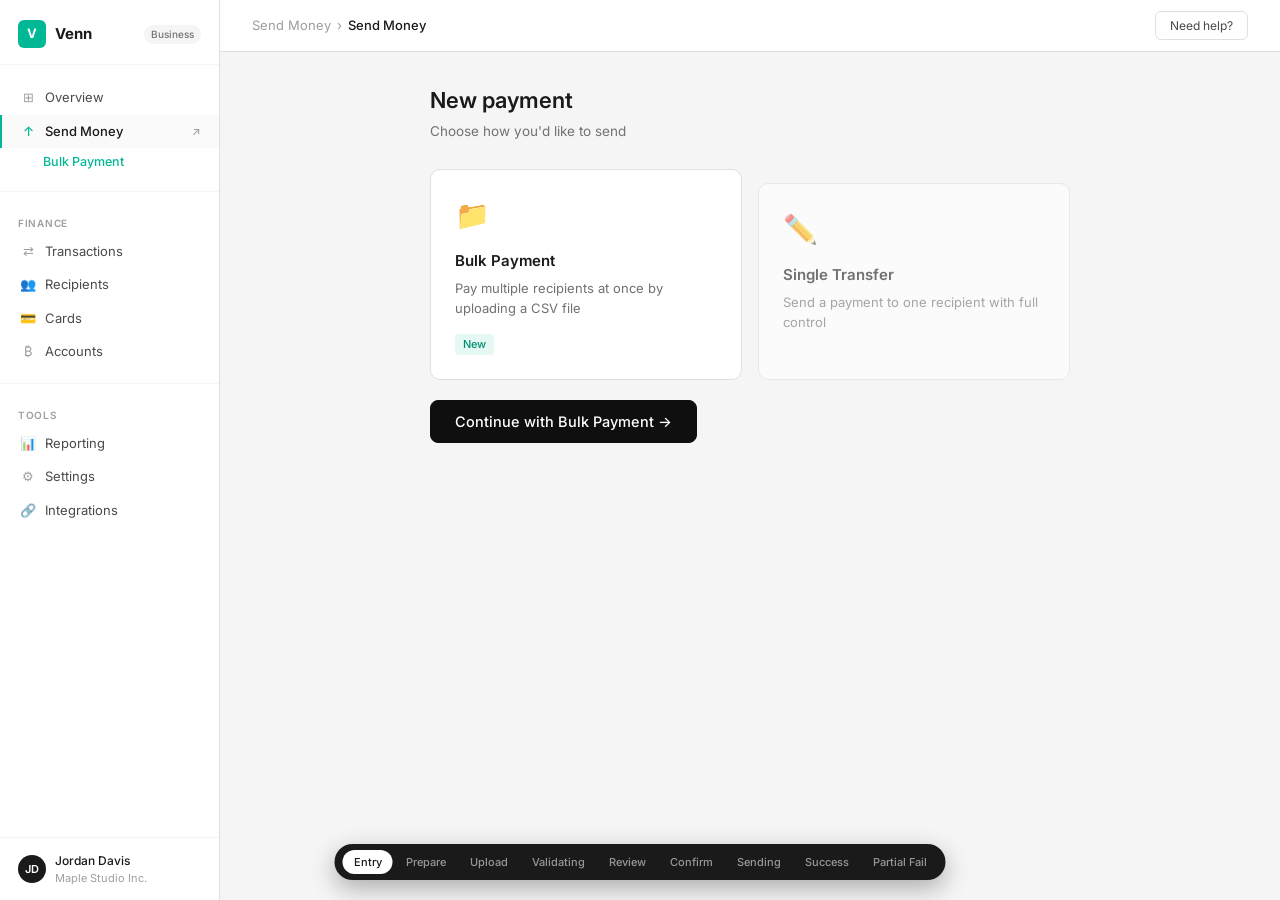
<file: venn-bulk-payments/venn-day3-prototype.html>
<!DOCTYPE html>
<html lang="en">
<head>
<meta charset="UTF-8">
<meta name="viewport" content="width=device-width, initial-scale=1.0">
<title>Venn — Bulk Payments</title>
<link href="https://fonts.googleapis.com/css2?family=Inter:wght@300;400;450;500;600;700&display=swap" rel="stylesheet">
<style>

/* ─── VENN DESIGN TOKENS ───────────────────────── */
:root {
  /* Core */
  --teal:        #00B896;
  --teal-light:  #E6F8F4;
  --teal-mid:    #CCF0E9;
  --teal-dark:   #008F74;
  --black:       #0F0F0F;
  --grey-900:    #1A1A1A;
  --grey-700:    #4A4A4A;
  --grey-500:    #717171;
  --grey-400:    #9E9E9E;
  --grey-200:    #E0E0E0;
  --grey-100:    #F5F5F5;
  --grey-50:     #FAFAFA;
  --white:       #FFFFFF;

  /* Semantic */
  --error:       #D93025;
  --error-light: #FEF0EE;
  --error-mid:   #FBCAC7;
  --warning:     #E67E22;
  --warn-light:  #FEF8EE;
  --warn-mid:    #FAD9A8;
  --success:     #00B896;
  --success-light: #E6F8F4;

  /* App shell */
  --sidebar-w:   220px;
  --content-max: 880px;

  /* Typography */
  --font: 'Inter', -apple-system, sans-serif;
}

/* ─── RESET ─────────────────────────────────────── */
*, *::before, *::after { box-sizing: border-box; margin: 0; padding: 0; }
body { font-family: var(--font); background: var(--grey-100); color: var(--grey-900); font-size: 14px; line-height: 1.5; -webkit-font-smoothing: antialiased; }
button { font-family: var(--font); cursor: pointer; border: none; background: none; }
input, select, textarea { font-family: var(--font); }
a { text-decoration: none; color: inherit; }

/* ─── APP SHELL ──────────────────────────────────── */
.app { display: flex; min-height: 100vh; }

/* SIDEBAR */
.sidebar {
  width: var(--sidebar-w); flex-shrink: 0;
  background: var(--white); border-right: 1px solid var(--grey-200);
  display: flex; flex-direction: column;
  position: fixed; top: 0; left: 0; height: 100vh;
  z-index: 50; overflow-y: auto;
}
.sidebar-logo {
  padding: 20px 18px 16px;
  font-size: 16px; font-weight: 700; color: var(--grey-900);
  border-bottom: 1px solid var(--grey-100);
  display: flex; align-items: center; justify-content: space-between;
}
.sidebar-logo .logo-mark {
  width: 28px; height: 28px; background: var(--teal); border-radius: 6px;
  display: flex; align-items: center; justify-content: center;
  color: white; font-weight: 700; font-size: 13px; letter-spacing: -.5px;
}
.sidebar-logo .logo-name { font-weight: 700; font-size: 15px; color: var(--grey-900); }
.sidebar-logo .logo-badge {
  font-size: 10px; background: var(--grey-100); color: var(--grey-500);
  padding: 2px 7px; border-radius: 10px; font-weight: 500;
}
.sidebar-section { padding: 16px 0 6px; }
.sidebar-section-label {
  font-size: 10px; font-weight: 600; color: var(--grey-400);
  letter-spacing: .07em; text-transform: uppercase; padding: 0 18px; margin-bottom: 4px;
}
.sidebar-item {
  display: flex; align-items: center; gap: 9px;
  padding: 7px 18px; font-size: 13px; color: var(--grey-700);
  cursor: pointer; position: relative; transition: background .12s;
  border-left: 2px solid transparent;
}
.sidebar-item:hover { background: var(--grey-50); }
.sidebar-item.active { color: var(--grey-900); font-weight: 500; background: var(--grey-50); border-left-color: var(--teal); }
.sidebar-item .si-icon { width: 16px; height: 16px; display: flex; align-items: center; justify-content: center; flex-shrink: 0; color: var(--grey-400); font-size: 13px; }
.sidebar-item.active .si-icon { color: var(--teal); }
.sidebar-item .si-sub { font-size: 11px; color: var(--grey-400); margin-left: auto; }
.sidebar-sub-item {
  padding: 5px 18px 5px 43px; font-size: 12.5px; color: var(--grey-500);
  cursor: pointer; transition: background .12s;
}
.sidebar-sub-item:hover { background: var(--grey-50); color: var(--grey-900); }
.sidebar-sub-item.active { color: var(--teal); font-weight: 500; }
.sidebar-divider { height: 1px; background: var(--grey-100); margin: 8px 0; }
.sidebar-account {
  margin-top: auto; padding: 14px 18px; border-top: 1px solid var(--grey-100);
  display: flex; align-items: center; gap: 9px;
}
.account-avatar {
  width: 28px; height: 28px; background: var(--grey-900); border-radius: 50%;
  display: flex; align-items: center; justify-content: center;
  color: white; font-size: 11px; font-weight: 600; flex-shrink: 0;
}
.account-info { flex: 1; overflow: hidden; }
.account-name { font-size: 12px; font-weight: 500; color: var(--grey-900); white-space: nowrap; overflow: hidden; text-overflow: ellipsis; }
.account-org  { font-size: 11px; color: var(--grey-400); }

/* MAIN CONTENT */
.main { margin-left: var(--sidebar-w); flex: 1; display: flex; flex-direction: column; min-height: 100vh; }

/* TOPBAR */
.topbar {
  height: 52px; background: var(--white); border-bottom: 1px solid var(--grey-200);
  display: flex; align-items: center; justify-content: space-between;
  padding: 0 32px; position: sticky; top: 0; z-index: 40;
}
.topbar-breadcrumb { display: flex; align-items: center; gap: 6px; font-size: 13px; color: var(--grey-400); }
.topbar-breadcrumb .crumb-active { color: var(--grey-900); font-weight: 500; }
.topbar-breadcrumb .crumb-sep { color: var(--grey-300); }
.topbar-actions { display: flex; align-items: center; gap: 10px; }
.topbar-btn {
  font-size: 12px; padding: 6px 14px; border-radius: 6px;
  border: 1px solid var(--grey-200); color: var(--grey-700); background: var(--white);
  cursor: pointer; transition: all .12s;
}
.topbar-btn:hover { border-color: var(--grey-400); color: var(--grey-900); }

/* PAGE */
.page-wrap { flex: 1; padding: 32px; display: none; }
.page-wrap.active { display: block; }
.page-center { max-width: var(--content-max); margin: 0 auto; }

/* ─── STEPPER ─────────────────────────────────── */
.stepper { display: flex; align-items: center; gap: 0; margin-bottom: 40px; }
.step-item { display: flex; align-items: center; gap: 8px; }
.step-dot {
  width: 20px; height: 20px; border-radius: 50%; border: 2px solid var(--grey-200);
  display: flex; align-items: center; justify-content: center;
  font-size: 10px; font-weight: 600; color: var(--grey-400); flex-shrink: 0;
  transition: all .2s;
}
.step-item.done .step-dot   { border-color: var(--teal); background: var(--teal); color: white; }
.step-item.active .step-dot { border-color: var(--grey-900); background: var(--grey-900); color: white; }
.step-label { font-size: 12.5px; color: var(--grey-400); font-weight: 400; white-space: nowrap; }
.step-item.active .step-label { color: var(--grey-900); font-weight: 500; }
.step-item.done .step-label   { color: var(--grey-500); }
.step-connector { flex: 1; height: 1.5px; background: var(--grey-200); margin: 0 10px; min-width: 32px; transition: background .2s; }
.step-connector.done { background: var(--teal); }

/* ─── PAGE TITLE ─────────────────────────────── */
.page-title { font-size: 22px; font-weight: 600; color: var(--grey-900); margin-bottom: 4px; }
.page-subtitle { font-size: 13.5px; color: var(--grey-500); margin-bottom: 28px; }

/* ─── CARDS / CONTAINERS ─────────────────────── */
.card {
  background: var(--white); border: 1px solid var(--grey-200);
  border-radius: 10px; padding: 24px;
}
.card-sm { padding: 16px 20px; }
.card + .card { margin-top: 14px; }

/* ─── FORM ───────────────────────────────────── */
.field { margin-bottom: 16px; }
.field:last-child { margin-bottom: 0; }
.label { font-size: 12px; font-weight: 500; color: var(--grey-700); margin-bottom: 6px; display: flex; align-items: center; gap: 4px; }
.label .req { color: var(--error); }
.input {
  width: 100%; border: 1.5px solid var(--grey-200); border-radius: 7px;
  padding: 9px 12px; font-size: 13.5px; color: var(--grey-900);
  background: var(--white); transition: border-color .15s, box-shadow .15s;
  outline: none;
}
.input:focus { border-color: var(--grey-900); box-shadow: 0 0 0 3px rgba(0,0,0,0.06); }
.input.err { border-color: var(--error); background: var(--error-light); }
.input.err:focus { box-shadow: 0 0 0 3px rgba(217,48,37,0.1); }
.input-hint { font-size: 11.5px; color: var(--grey-400); margin-top: 5px; }
.input-err-msg { font-size: 11.5px; color: var(--error); margin-top: 5px; display: flex; align-items: center; gap: 4px; }
.field-row { display: grid; gap: 12px; }
.field-row.cols-2 { grid-template-columns: 1fr 1fr; }
.field-row.cols-3 { grid-template-columns: 1fr 1fr 1fr; }

/* ─── BUTTONS ─────────────────────────────────── */
.btn {
  display: inline-flex; align-items: center; justify-content: center; gap: 6px;
  border-radius: 7px; font-size: 13.5px; font-weight: 500; padding: 9px 18px;
  transition: all .15s; cursor: pointer; white-space: nowrap; border: 1.5px solid;
}
.btn-primary { background: var(--black); border-color: var(--black); color: var(--white); }
.btn-primary:hover { background: #2d2d2d; }
.btn-primary:disabled { background: var(--grey-300); border-color: var(--grey-300); color: var(--grey-500); cursor: not-allowed; }
.btn-secondary { background: var(--white); border-color: var(--grey-200); color: var(--grey-900); }
.btn-secondary:hover { border-color: var(--grey-400); background: var(--grey-50); }
.btn-ghost { background: transparent; border-color: transparent; color: var(--grey-500); }
.btn-ghost:hover { color: var(--grey-900); background: var(--grey-50); }
.btn-danger { background: var(--error-light); border-color: var(--error-mid); color: var(--error); }
.btn-danger:hover { background: #fce0dd; }
.btn-teal { background: var(--teal); border-color: var(--teal); color: white; }
.btn-teal:hover { background: var(--teal-dark); }
.btn-sm { padding: 6px 12px; font-size: 12px; border-radius: 6px; }
.btn-lg { padding: 12px 24px; font-size: 14.5px; border-radius: 8px; }
.btn-full { width: 100%; }
.btn-row { display: flex; align-items: center; gap: 10px; margin-top: 24px; }
.btn-row .spacer { flex: 1; }

/* ─── BADGE / TAG ─────────────────────────────── */
.badge {
  display: inline-flex; align-items: center; gap: 3px;
  font-size: 11px; font-weight: 500; padding: 2px 8px; border-radius: 4px;
  white-space: nowrap;
}
.badge-teal  { background: var(--teal-light); color: var(--teal-dark); }
.badge-grey  { background: var(--grey-100); color: var(--grey-600); border: 1px solid var(--grey-200); }
.badge-err   { background: var(--error-light); color: var(--error); }
.badge-warn  { background: var(--warn-light); color: var(--warning); }
.badge-cad   { background: #FFF0F0; color: #C0392B; }
.badge-usd   { background: #EBF5FF; color: #1565C0; }
.badge-eur   { background: #F3EDFC; color: #6A1B9A; }
.badge-gbp   { background: #F0FFF4; color: #1B5E20; }
.badge-eft   { background: var(--grey-100); color: var(--grey-700); }
.badge-wire  { background: #FFF8E1; color: #E65100; }

/* ─── BANNERS ─────────────────────────────────── */
.banner {
  border-radius: 8px; padding: 12px 16px; display: flex; gap: 10px;
  align-items: flex-start; font-size: 13px; border: 1px solid;
}
.banner-err  { background: var(--error-light);  border-color: var(--error-mid); color: var(--grey-900); }
.banner-warn { background: var(--warn-light);   border-color: var(--warn-mid); color: var(--grey-900); }
.banner-ok   { background: var(--success-light); border-color: var(--teal-mid); color: var(--grey-900); }
.banner-icon { font-size: 15px; flex-shrink: 0; margin-top: 0px; }
.banner-body { flex: 1; line-height: 1.55; }
.banner-body strong { font-weight: 600; color: var(--grey-900); }
.banner-body a { color: var(--grey-900); font-weight: 500; text-decoration: underline; cursor: pointer; }
.banner + .banner, .banner + .card, .card + .banner { margin-top: 12px; }

/* ─── UPLOAD ZONE ─────────────────────────────── */
.upload-zone {
  border: 2px dashed var(--grey-200); border-radius: 10px;
  padding: 48px 32px; text-align: center; cursor: pointer;
  transition: all .15s; background: var(--white);
}
.upload-zone:hover { border-color: var(--grey-400); background: var(--grey-50); }
.upload-zone.drag  { border-color: var(--teal); background: var(--teal-light); }
.upload-zone.error { border-color: var(--error); background: var(--error-light); }
.uz-icon { font-size: 36px; margin-bottom: 14px; }
.uz-title { font-size: 16px; font-weight: 600; color: var(--grey-900); margin-bottom: 6px; }
.uz-sub { font-size: 13px; color: var(--grey-500); line-height: 1.55; }
.uz-sub a { color: var(--grey-900); font-weight: 500; text-decoration: underline; }
.uz-meta { font-size: 11.5px; color: var(--grey-400); margin-top: 14px; }

/* ─── PROGRESS ────────────────────────────────── */
.progress-bar { height: 4px; background: var(--grey-100); border-radius: 2px; overflow: hidden; }
.progress-fill { height: 100%; border-radius: 2px; transition: width .4s ease; background: var(--teal); }
.progress-fill.black { background: var(--black); }

/* ─── SUMMARY BAR ─────────────────────────────── */
.summary-bar {
  display: grid; grid-template-columns: repeat(4, 1fr);
  background: var(--white); border: 1px solid var(--grey-200); border-radius: 10px;
  overflow: hidden; margin-bottom: 16px;
}
.sum-cell { padding: 14px 18px; border-right: 1px solid var(--grey-100); }
.sum-cell:last-child { border-right: none; }
.sum-label { font-size: 11px; font-weight: 500; color: var(--grey-400); text-transform: uppercase; letter-spacing: .05em; margin-bottom: 5px; }
.sum-val { font-size: 20px; font-weight: 600; color: var(--grey-900); line-height: 1; }
.sum-val.err { color: var(--error); }
.sum-val.ok  { color: var(--teal); }
.sum-sub { font-size: 11px; color: var(--grey-400); margin-top: 3px; }

/* ─── TABLE ───────────────────────────────────── */
.table-wrap { background: var(--white); border: 1px solid var(--grey-200); border-radius: 10px; overflow: hidden; }
.table-toolbar {
  display: flex; align-items: center; gap: 8px; padding: 12px 14px;
  border-bottom: 1px solid var(--grey-100);
}
.search-wrap { position: relative; flex: 1; max-width: 280px; }
.search-icon { position: absolute; left: 10px; top: 50%; transform: translateY(-50%); color: var(--grey-400); font-size: 14px; pointer-events: none; }
.search-input {
  width: 100%; border: 1.5px solid var(--grey-200); border-radius: 6px;
  padding: 6px 10px 6px 32px; font-size: 12.5px; color: var(--grey-900); outline: none;
}
.search-input:focus { border-color: var(--grey-400); }
.filter-btn {
  display: flex; align-items: center; gap: 5px; padding: 6px 12px;
  border: 1.5px solid var(--grey-200); border-radius: 6px; font-size: 12px;
  color: var(--grey-600); background: var(--white); cursor: pointer; transition: all .12s;
}
.filter-btn:hover { border-color: var(--grey-400); }
.filter-btn.active { border-color: var(--error); color: var(--error); background: var(--error-light); }
.filter-btn .count-badge {
  background: var(--error); color: white; border-radius: 10px;
  font-size: 10px; font-weight: 600; padding: 1px 6px;
}
.tbl { width: 100%; border-collapse: collapse; }
.tbl th {
  font-size: 11px; font-weight: 600; color: var(--grey-400); text-align: left;
  padding: 10px 14px; background: var(--grey-50); border-bottom: 1px solid var(--grey-100);
  text-transform: uppercase; letter-spacing: .05em; white-space: nowrap;
}
.tbl td { padding: 11px 14px; border-bottom: 1px solid var(--grey-50); font-size: 13px; vertical-align: middle; color: var(--grey-900); }
.tbl tr:last-child td { border-bottom: none; }
.tbl tr:hover td { background: var(--grey-50); }
.tbl tr.row-err td { background: #fff8f7; }
.tbl tr.row-err:first-child td { }
.tbl tr.row-err td:first-child { border-left: 3px solid var(--error); }
.tbl tr.row-warn td { background: #fffdf5; }
.tbl tr.row-warn td:first-child { border-left: 3px solid var(--warning); }
.tbl tr.row-editing td { background: #f8f8f8; box-shadow: inset 0 0 0 1.5px var(--grey-200); }
.tbl tr.row-editing td:first-child { border-left: 3px solid var(--grey-900); }
.td-sub { font-size: 11.5px; color: var(--error); margin-top: 3px; display: flex; align-items: center; gap: 4px; }
.td-sub.warn { color: var(--warning); }
.td-mono { font-variant-numeric: tabular-nums; }
.tbl-action-btn {
  font-size: 12px; padding: 4px 10px; border-radius: 5px;
  border: 1.5px solid var(--grey-200); color: var(--grey-700); background: var(--white);
  cursor: pointer; transition: all .12s;
}
.tbl-action-btn:hover { border-color: var(--grey-400); color: var(--grey-900); }
.tbl-action-btn.danger { border-color: var(--error-mid); color: var(--error); background: var(--error-light); }
.cb { width: 15px; height: 15px; border-radius: 3.5px; border: 1.5px solid var(--grey-300); background: var(--white); flex-shrink: 0; cursor: pointer; display: inline-flex; align-items: center; justify-content: center; }
.cb.checked { background: var(--grey-900); border-color: var(--grey-900); }
.cb.checked::after { content: ''; width: 7px; height: 4px; border-left: 1.5px solid white; border-bottom: 1.5px solid white; transform: rotate(-45deg) translateY(-1px); display: block; }

/* ─── INLINE EDIT ─────────────────────────────── */
.inline-edit-row td { padding: 0 !important; }
.inline-edit-wrap { padding: 16px 14px; background: var(--white); border-top: 1.5px solid var(--grey-200); border-bottom: 1.5px solid var(--grey-200); }
.inline-edit-hdr { font-size: 13px; font-weight: 600; color: var(--grey-900); margin-bottom: 14px; display: flex; align-items: center; justify-content: space-between; }
.inline-edit-grid { display: grid; grid-template-columns: repeat(3, 1fr); gap: 12px; margin-bottom: 14px; }
.inline-edit-actions { display: flex; gap: 8px; align-items: center; }

/* ─── RECIPIENT CARD ──────────────────────────── */
.recipient-option {
  border: 1.5px solid var(--grey-200); border-radius: 8px; padding: 14px 16px;
  cursor: pointer; transition: all .15s; display: flex; gap: 12px; align-items: flex-start;
}
.recipient-option:hover  { border-color: var(--grey-400); }
.recipient-option.selected { border-color: var(--grey-900); background: var(--grey-50); }
.rec-radio {
  width: 16px; height: 16px; border-radius: 50%; border: 2px solid var(--grey-300);
  flex-shrink: 0; margin-top: 1px; display: flex; align-items: center; justify-content: center;
  transition: all .15s;
}
.rec-radio.on { border-color: var(--grey-900); }
.rec-radio.on::after { content: ''; width: 7px; height: 7px; border-radius: 50%; background: var(--grey-900); display: block; }
.rec-label { font-size: 13px; font-weight: 500; color: var(--grey-900); }
.rec-sub   { font-size: 12px; color: var(--grey-500); margin-top: 2px; font-variant-numeric: tabular-nums; }
.rec-sub.low { color: var(--error); }

/* ─── CONFIRMATION ROWS ───────────────────────── */
.conf-table { background: var(--white); border: 1px solid var(--grey-200); border-radius: 10px; overflow: hidden; }
.conf-section-hdr { font-size: 11px; font-weight: 600; color: var(--grey-400); text-transform: uppercase; letter-spacing: .07em; background: var(--grey-50); padding: 9px 18px; border-bottom: 1px solid var(--grey-100); }
.conf-row { display: flex; justify-content: space-between; align-items: center; padding: 12px 18px; border-bottom: 1px solid var(--grey-50); font-size: 13.5px; }
.conf-row:last-child { border-bottom: none; }
.conf-row-label { color: var(--grey-500); }
.conf-row-val { font-weight: 500; color: var(--grey-900); font-variant-numeric: tabular-nums; }
.conf-row-val.big { font-size: 18px; font-weight: 700; }
.conf-row-val.teal { color: var(--teal); }

/* ─── FX LOCK ─────────────────────────────────── */
.fx-lock {
  display: flex; align-items: center; gap: 10px;
  background: var(--grey-50); border: 1px solid var(--grey-200); border-radius: 7px;
  padding: 9px 14px; font-size: 12.5px; color: var(--grey-700); margin-bottom: 12px;
}
.fx-lock strong { color: var(--grey-900); font-weight: 500; }
.fx-timer { margin-left: auto; font-variant-numeric: tabular-nums; font-weight: 600; color: var(--warning); font-size: 13px; }

/* ─── OUTCOME GRID ───────────────────────────── */
.outcome-grid { display: grid; grid-template-columns: repeat(3,1fr); gap: 12px; margin-bottom: 20px; }
.outcome-cell { background: var(--white); border: 1px solid var(--grey-200); border-radius: 10px; padding: 20px 16px; text-align: center; }
.outcome-cell.ok   { border-color: var(--teal-mid); }
.outcome-cell.fail { border-color: var(--error-mid); }
.outcome-cell.proc { border-color: var(--grey-200); }
.outcome-num { font-size: 32px; font-weight: 700; line-height: 1; color: var(--grey-900); }
.outcome-num.ok   { color: var(--teal); }
.outcome-num.fail { color: var(--error); }
.outcome-label { font-size: 12px; color: var(--grey-400); margin-top: 5px; }

/* ─── SUCCESS ICON ───────────────────────────── */
.success-icon-wrap {
  width: 64px; height: 64px; border-radius: 50%; background: var(--teal-light);
  display: flex; align-items: center; justify-content: center; margin: 0 auto 20px;
}
.success-icon-wrap svg { color: var(--teal); }

/* ─── LOADING ─────────────────────────────────── */
.spinner {
  width: 18px; height: 18px; border: 2px solid var(--grey-200);
  border-top-color: var(--teal); border-radius: 50%;
  animation: spin .8s linear infinite; flex-shrink: 0;
}
@keyframes spin { to { transform: rotate(360deg); } }

/* ─── CHECKLIST ───────────────────────────────── */
.checklist { display: flex; flex-direction: column; gap: 10px; }
.check-item { display: flex; align-items: center; gap: 10px; font-size: 13px; }
.check-dot { width: 18px; height: 18px; border-radius: 50%; flex-shrink: 0; display: flex; align-items: center; justify-content: center; font-size: 10px; }
.check-dot.done { background: var(--teal-light); color: var(--teal); }
.check-dot.active { background: var(--grey-100); }
.check-dot.pending { background: transparent; border: 1.5px solid var(--grey-200); }
.check-text { color: var(--grey-700); }
.check-text.done { color: var(--grey-500); }
.check-text.active { color: var(--grey-900); font-weight: 500; }

/* ─── TWO-COL ─────────────────────────────────── */
.two-col { display: grid; grid-template-columns: 1.2fr 1fr; gap: 20px; }
.two-col-eq { display: grid; grid-template-columns: 1fr 1fr; gap: 16px; }

/* ─── TEMPLATE CARD ───────────────────────────── */
.tmpl-card {
  border: 1.5px solid var(--grey-200); border-radius: 9px; padding: 16px;
  cursor: pointer; transition: all .15s;
}
.tmpl-card:hover { border-color: var(--grey-900); }
.tmpl-card.selected { border-color: var(--grey-900); background: var(--grey-50); }
.tmpl-title { font-size: 13.5px; font-weight: 600; color: var(--grey-900); margin-bottom: 3px; }
.tmpl-desc  { font-size: 12px; color: var(--grey-500); margin-bottom: 12px; }
.tmpl-cols  { display: flex; flex-wrap: wrap; gap: 4px; }
.col-chip { font-size: 10.5px; background: var(--grey-100); border: 1px solid var(--grey-200); border-radius: 3px; padding: 2px 7px; color: var(--grey-600); }
.col-chip.req { background: #FFF0E6; border-color: #FBCFB0; color: #C05000; }

/* ─── FORMAT BOX ──────────────────────────────── */
.format-box { background: var(--white); border: 1px solid var(--grey-200); border-radius: 9px; padding: 16px 18px; }
.format-rule { display: flex; gap: 8px; align-items: flex-start; font-size: 12.5px; color: var(--grey-700); margin-bottom: 8px; line-height: 1.5; }
.format-rule:last-child { margin-bottom: 0; }
.format-rule .check { color: var(--teal); font-size: 13px; flex-shrink: 0; margin-top: 1px; }
.code-example { font-size: 11px; font-family: 'Courier New', monospace; background: var(--grey-50); border: 1px solid var(--grey-100); border-radius: 5px; padding: 8px 10px; color: var(--grey-600); line-height: 1.7; margin-top: 10px; }

/* ─── INSUFFICIENT FUNDS ──────────────────────── */
.insuf-block { background: var(--error-light); border: 1.5px solid var(--error-mid); border-radius: 9px; padding: 18px; margin-bottom: 14px; }
.insuf-title { font-size: 14px; font-weight: 600; color: var(--error); margin-bottom: 12px; display: flex; align-items: center; gap: 7px; }
.insuf-rows { border-radius: 6px; overflow: hidden; margin-bottom: 12px; }
.insuf-row { display: flex; justify-content: space-between; padding: 8px 12px; font-size: 12.5px; background: white; border-bottom: 1px solid var(--error-mid); }
.insuf-row:last-child { border-bottom: none; }
.insuf-gap { font-weight: 600; color: var(--error); }
.insuf-actions { display: flex; gap: 8px; }

/* ─── METHOD PICKER ───────────────────────────── */
.method-opts { border: 1.5px solid var(--grey-200); border-radius: 8px; overflow: hidden; }
.method-opt { display: flex; align-items: flex-start; gap: 11px; padding: 13px 15px; border-bottom: 1px solid var(--grey-100); cursor: pointer; transition: background .12s; }
.method-opt:last-child { border-bottom: none; }
.method-opt:hover { background: var(--grey-50); }
.method-opt.selected { background: var(--grey-50); }
.m-label { font-size: 13px; font-weight: 500; color: var(--grey-900); }
.m-detail { font-size: 11.5px; color: var(--grey-500); margin-top: 2px; }
.m-note { font-size: 11px; color: var(--warning); margin-top: 3px; }

/* ─── DIVIDER ─────────────────────────────────── */
.divider { height: 1px; background: var(--grey-100); margin: 20px 0; }

/* ─── SECTION TITLE ───────────────────────────── */
.section-title { font-size: 13px; font-weight: 600; color: var(--grey-900); margin-bottom: 10px; }
.section-sub   { font-size: 12.5px; color: var(--grey-500); margin-bottom: 14px; }

/* ─── PROTOTYPE NAV ───────────────────────────── */
.proto-nav {
  position: fixed; bottom: 20px; left: 50%; transform: translateX(-50%);
  background: var(--grey-900); border-radius: 100px; padding: 6px 8px;
  display: flex; gap: 2px; z-index: 200; box-shadow: 0 8px 24px rgba(0,0,0,0.3);
}
.pn-btn {
  font-size: 11px; font-weight: 500; color: rgba(255,255,255,0.55);
  padding: 5px 11px; border-radius: 100px; cursor: pointer;
  transition: all .15s; white-space: nowrap; background: transparent;
}
.pn-btn:hover { color: rgba(255,255,255,0.85); }
.pn-btn.active { background: white; color: var(--grey-900); }

/* ─── EMPTY STATE ─────────────────────────────── */
.empty-center { display: flex; flex-direction: column; align-items: center; justify-content: center; min-height: 340px; text-align: center; }
.empty-icon { font-size: 40px; margin-bottom: 16px; opacity: .4; }
.empty-title { font-size: 15px; font-weight: 600; color: var(--grey-700); margin-bottom: 6px; }
.empty-sub { font-size: 13px; color: var(--grey-400); max-width: 320px; line-height: 1.6; }

/* ─── ANIMATIONS ──────────────────────────────── */
.fade-in { animation: fadeIn .2s ease; }
@keyframes fadeIn { from { opacity: 0; transform: translateY(4px); } to { opacity: 1; transform: translateY(0); } }

/* hidden util */
.hidden { display: none !important; }

</style>
</head>
<body>

<div class="app">

  <!-- ════════ SIDEBAR ════════ -->
  <nav class="sidebar">
    <div class="sidebar-logo">
      <div style="display:flex;align-items:center;gap:9px;">
        <div class="logo-mark">V</div>
        <span class="logo-name">Venn</span>
      </div>
      <div class="logo-badge">Business</div>
    </div>

    <div class="sidebar-section">
      <div class="sidebar-item" onclick="goTo('overview')">
        <div class="si-icon">⊞</div> Overview
      </div>
      <div class="sidebar-item active" onclick="goTo('s0-entry')" id="nav-send">
        <div class="si-icon">↑</div> Send Money
        <div class="si-sub">↗</div>
      </div>
      <div class="sidebar-sub-item active">Bulk Payment</div>
    </div>

    <div class="sidebar-divider"></div>

    <div class="sidebar-section">
      <div class="sidebar-section-label">Finance</div>
      <div class="sidebar-item"><div class="si-icon">⇄</div> Transactions</div>
      <div class="sidebar-item"><div class="si-icon">👥</div> Recipients</div>
      <div class="sidebar-item"><div class="si-icon">💳</div> Cards</div>
      <div class="sidebar-item"><div class="si-icon">₿</div> Accounts</div>
    </div>

    <div class="sidebar-divider"></div>

    <div class="sidebar-section">
      <div class="sidebar-section-label">Tools</div>
      <div class="sidebar-item"><div class="si-icon">📊</div> Reporting</div>
      <div class="sidebar-item"><div class="si-icon">⚙</div> Settings</div>
      <div class="sidebar-item"><div class="si-icon">🔗</div> Integrations</div>
    </div>

    <div class="sidebar-account">
      <div class="account-avatar">JD</div>
      <div class="account-info">
        <div class="account-name">Jordan Davis</div>
        <div class="account-org">Maple Studio Inc.</div>
      </div>
    </div>
  </nav>

  <!-- ════════ MAIN ════════ -->
  <main class="main">

    <!-- TOPBAR -->
    <div class="topbar">
      <div class="topbar-breadcrumb">
        <span>Send Money</span>
        <span class="crumb-sep">›</span>
        <span class="crumb-active" id="topbar-title">Bulk Payment</span>
      </div>
      <div class="topbar-actions">
        <button class="topbar-btn">Need help?</button>
      </div>
    </div>


    <!-- ══════════════════════════════════════════
         S0 — ENTRY
    ══════════════════════════════════════════ -->
    <div class="page-wrap active" id="page-s0-entry">
      <div class="page-center" style="max-width:640px;">
        <div class="page-title">New payment</div>
        <div class="page-subtitle">Choose how you'd like to send</div>

        <div class="two-col-eq" style="margin-bottom:20px;">
          <div class="card" style="cursor:pointer;border-color:var(--grey-200);" onclick="goTo('s1-prepare')">
            <div style="font-size:28px;margin-bottom:14px;">📁</div>
            <div style="font-size:15px;font-weight:600;color:var(--grey-900);margin-bottom:5px;">Bulk Payment</div>
            <div style="font-size:13px;color:var(--grey-500);line-height:1.55;">Pay multiple recipients at once by uploading a CSV file</div>
            <div style="margin-top:14px;">
              <span class="badge badge-teal">New</span>
            </div>
          </div>
          <div class="card" style="cursor:pointer;opacity:0.6;">
            <div style="font-size:28px;margin-bottom:14px;">✏️</div>
            <div style="font-size:15px;font-weight:600;color:var(--grey-900);margin-bottom:5px;">Single Transfer</div>
            <div style="font-size:13px;color:var(--grey-500);line-height:1.55;">Send a payment to one recipient with full control</div>
          </div>
        </div>

        <div class="btn-row" style="margin-top:0;">
          <button class="btn btn-primary btn-lg" onclick="goTo('s1-prepare')">Continue with Bulk Payment →</button>
        </div>
      </div>
    </div>


    <!-- ══════════════════════════════════════════
         S1 — PREPARE / PRE-UPLOAD
    ══════════════════════════════════════════ -->
    <div class="page-wrap" id="page-s1-prepare">
      <div class="page-center">
        <div class="stepper">
          <div class="step-item active"><div class="step-dot">1</div><div class="step-label">Prepare file</div></div>
          <div class="step-connector"></div>
          <div class="step-item"><div class="step-dot">2</div><div class="step-label">Upload</div></div>
          <div class="step-connector"></div>
          <div class="step-item"><div class="step-dot">3</div><div class="step-label">Review</div></div>
          <div class="step-connector"></div>
          <div class="step-item"><div class="step-dot">4</div><div class="step-label">Confirm</div></div>
        </div>

        <div class="page-title">Prepare your file</div>
        <div class="page-subtitle">Download a template and fill in your payment details, or skip ahead if your file is ready.</div>

        <div class="two-col">
          <div>
            <div class="section-title">Choose a template</div>
            <div style="display:flex;flex-direction:column;gap:10px;margin-bottom:20px;">
              <div class="tmpl-card selected" id="tmpl-standard">
                <div style="display:flex;justify-content:space-between;align-items:flex-start;margin-bottom:3px;">
                  <div class="tmpl-title">Standard Bank Transfer</div>
                  <span class="badge badge-teal">Recommended</span>
                </div>
                <div class="tmpl-desc">EFT and Wire transfers in CAD, USD, EUR, or GBP</div>
                <div class="tmpl-cols">
                  <span class="col-chip req">recipient_name *</span>
                  <span class="col-chip req">account_number *</span>
                  <span class="col-chip req">amount *</span>
                  <span class="col-chip req">currency *</span>
                  <span class="col-chip">transit_number</span>
                  <span class="col-chip">payment_method</span>
                  <span class="col-chip">reference</span>
                </div>
                <button class="btn btn-secondary btn-sm" style="margin-top:12px;" onclick="event.stopPropagation()">↓ Download .CSV</button>
              </div>
              <div class="tmpl-card" id="tmpl-saved" onclick="toggleTemplate()">
                <div class="tmpl-title">Saved Recipients</div>
                <div class="tmpl-desc">Use your existing Venn contacts — account details pre-filled</div>
                <div class="tmpl-cols">
                  <span class="col-chip req">recipient_id *</span>
                  <span class="col-chip req">amount *</span>
                  <span class="col-chip req">currency *</span>
                  <span class="col-chip">reference</span>
                </div>
                <button class="btn btn-secondary btn-sm" style="margin-top:12px;" onclick="event.stopPropagation()">↓ Download .CSV</button>
              </div>
            </div>
          </div>

          <div>
            <div class="section-title">Format requirements</div>
            <div class="format-box" style="margin-bottom:14px;">
              <div class="format-rule"><span class="check">✓</span><span>File must be <strong>.csv</strong> format (max 500 rows)</span></div>
              <div class="format-rule"><span class="check">✓</span><span>First row must be column headers</span></div>
              <div class="format-rule"><span class="check">✓</span><span>Amounts as numbers only — no $ or commas (e.g. <code>1200.00</code>)</span></div>
              <div class="format-rule"><span class="check">✓</span><span>Currency as ISO 3-letter code: <strong>CAD</strong>, <strong>USD</strong>, <strong>EUR</strong>, <strong>GBP</strong></span></div>
              <div class="format-rule"><span class="check">✓</span><span>Payment method: <strong>EFT</strong> or <strong>Wire</strong> (defaults to EFT if blank)</span></div>
              <div class="code-example">
                <div style="color:var(--grey-400);font-size:10px;margin-bottom:4px;">EXAMPLE ROW</div>
                Acme Corp,003-12345,1200.00,CAD,00300,EFT,Q3 invoice
              </div>
            </div>

            <div class="btn-row" style="margin-top:0;flex-direction:column;align-items:stretch;gap:8px;">
              <button class="btn btn-primary btn-full" onclick="goTo('s2-upload')">My file is ready — Upload now →</button>
              <button class="btn btn-ghost btn-full" onclick="goTo('s0-entry')">← Back</button>
            </div>
          </div>
        </div>
      </div>
    </div>


    <!-- ══════════════════════════════════════════
         S2 — UPLOAD (empty + error state)
    ══════════════════════════════════════════ -->
    <div class="page-wrap" id="page-s2-upload">
      <div class="page-center" style="max-width:640px;">
        <div class="stepper">
          <div class="step-item done"><div class="step-dot">✓</div><div class="step-label">Prepare file</div></div>
          <div class="step-connector done"></div>
          <div class="step-item active"><div class="step-dot">2</div><div class="step-label">Upload</div></div>
          <div class="step-connector"></div>
          <div class="step-item"><div class="step-dot">3</div><div class="step-label">Review</div></div>
          <div class="step-connector"></div>
          <div class="step-item"><div class="step-dot">4</div><div class="step-label">Confirm</div></div>
        </div>

        <div class="page-title">Upload your CSV</div>
        <div class="page-subtitle">Drag and drop your file, or click to browse.</div>

        <!-- Normal upload state -->
        <div id="upload-normal">
          <div class="upload-zone" onclick="showUploadState('uploading')" id="dropzone">
            <div class="uz-icon">☁</div>
            <div class="uz-title">Drop your CSV here</div>
            <div class="uz-sub">or <a onclick="showUploadState('uploading')">browse to upload</a></div>
            <div class="uz-meta">Accepted: .csv · .xlsx &nbsp;·&nbsp; Max 500 payments</div>
          </div>
        </div>

        <!-- Upload file format error state -->
        <div id="upload-file-error" class="hidden">
          <div class="banner banner-err" style="margin-bottom:12px;">
            <div class="banner-icon">⚠</div>
            <div class="banner-body"><strong>We couldn't read your file.</strong> The column "acct_no" doesn't match an expected field. Required columns: <em>recipient_name, account_number, amount, currency</em>. <a onclick="goTo('s1-prepare')">View format guide</a></div>
          </div>
          <div class="upload-zone error">
            <div class="uz-icon">⚠️</div>
            <div class="uz-title" style="color:var(--error);">payments_export.csv</div>
            <div class="uz-sub">This file has format issues. <a onclick="showUploadState('normal')">Try a different file</a> or fix and re-upload.</div>
          </div>
        </div>

        <!-- Uploading / parsing state -->
        <div id="upload-uploading" class="hidden">
          <div class="card" style="text-align:center;padding:40px 32px;">
            <div style="font-size:32px;margin-bottom:16px;">📄</div>
            <div style="font-size:15px;font-weight:600;color:var(--grey-900);margin-bottom:4px;">November_vendors.csv</div>
            <div style="font-size:13px;color:var(--grey-500);margin-bottom:20px;">Uploading…</div>
            <div class="progress-bar" style="max-width:320px;margin:0 auto 8px;">
              <div class="progress-fill" id="upload-bar" style="width:0%;"></div>
            </div>
            <div style="font-size:12px;color:var(--grey-400);" id="upload-pct">0%</div>
          </div>
        </div>

        <div class="btn-row">
          <button class="btn btn-ghost" onclick="goTo('s1-prepare')">← Back</button>
          <div class="spacer"></div>
          <button class="btn btn-ghost btn-sm" style="font-size:12px;color:var(--grey-400);" onclick="showUploadState('file-error')">Try error state ↗</button>
        </div>
      </div>
    </div>


    <!-- ══════════════════════════════════════════
         S3 — VALIDATING
    ══════════════════════════════════════════ -->
    <div class="page-wrap" id="page-s3-validating">
      <div class="page-center" style="max-width:480px;">
        <div style="text-align:center;padding:20px 0 28px;">
          <div style="font-size:32px;margin-bottom:14px;">✅</div>
          <div style="font-size:17px;font-weight:600;color:var(--grey-900);margin-bottom:4px;" id="val-title">November_vendors.csv uploaded</div>
          <div style="font-size:13px;color:var(--grey-500);margin-bottom:24px;" id="val-sub">47 rows detected — validating now</div>
          <div class="progress-bar" style="margin:0 auto 10px;max-width:320px;">
            <div class="progress-fill" id="val-bar" style="width:0%;"></div>
          </div>
          <div style="font-size:12px;color:var(--grey-400);" id="val-label">Starting validation…</div>
        </div>

        <div class="card">
          <div class="checklist" id="val-checklist">
            <div class="check-item" id="vck-1">
              <div class="check-dot done">✓</div>
              <div class="check-text done">File format valid</div>
            </div>
            <div class="check-item" id="vck-2">
              <div class="check-dot done">✓</div>
              <div class="check-text done">47 rows parsed successfully</div>
            </div>
            <div class="check-item" id="vck-3">
              <div class="check-dot active"><div class="spinner" style="width:12px;height:12px;border-width:1.5px;"></div></div>
              <div class="check-text active">Validating account details…</div>
            </div>
            <div class="check-item" id="vck-4">
              <div class="check-dot pending"></div>
              <div class="check-text" style="color:var(--grey-400);">Checking funding account balance…</div>
            </div>
            <div class="check-item" id="vck-5">
              <div class="check-dot pending"></div>
              <div class="check-text" style="color:var(--grey-400);">Identifying payment methods…</div>
            </div>
          </div>
        </div>
      </div>
    </div>


    <!-- ══════════════════════════════════════════
         S4 — REVIEW TABLE (with errors)
    ══════════════════════════════════════════ -->
    <div class="page-wrap" id="page-s4-review">
      <div class="page-center" style="max-width:1040px;">
        <div class="stepper">
          <div class="step-item done"><div class="step-dot">✓</div><div class="step-label">Prepare file</div></div>
          <div class="step-connector done"></div>
          <div class="step-item done"><div class="step-dot">✓</div><div class="step-label">Upload</div></div>
          <div class="step-connector done"></div>
          <div class="step-item active"><div class="step-dot">3</div><div class="step-label">Review</div></div>
          <div class="step-connector"></div>
          <div class="step-item"><div class="step-dot">4</div><div class="step-label">Confirm</div></div>
        </div>

        <!-- Error banner -->
        <div class="banner banner-err" style="margin-bottom:12px;" id="review-error-banner">
          <div class="banner-icon">⚠</div>
          <div class="banner-body"><strong>3 payments need attention</strong> before you can confirm. Fix or remove them to proceed, or <a onclick="goTo('s5-confirm')">send the 9 clean rows now</a>.</div>
        </div>

        <!-- Summary bar -->
        <div class="summary-bar">
          <div class="sum-cell">
            <div class="sum-label">Payments</div>
            <div class="sum-val">12</div>
            <div class="sum-sub">recipients</div>
          </div>
          <div class="sum-cell">
            <div class="sum-label">Total</div>
            <div class="sum-val">$32,450</div>
            <div class="sum-sub">CAD + USD equiv.</div>
          </div>
          <div class="sum-cell">
            <div class="sum-label">Currencies</div>
            <div class="sum-val" style="font-size:13px;display:flex;gap:5px;flex-wrap:wrap;margin-top:4px;">
              <span class="badge badge-cad">CAD</span>
              <span class="badge badge-usd">USD</span>
            </div>
          </div>
          <div class="sum-cell">
            <div class="sum-label">Errors</div>
            <div class="sum-val err" id="error-count">3</div>
            <div class="sum-sub" id="error-sub">need attention</div>
          </div>
        </div>

        <!-- Toolbar -->
        <div class="table-wrap">
          <div class="table-toolbar">
            <div class="search-wrap">
              <div class="search-icon">⌕</div>
              <input class="search-input" placeholder="Search recipient…" />
            </div>
            <button class="filter-btn active" id="filter-errors-btn" onclick="toggleFilter()">
              ⚠ Errors only <span class="count-badge" id="filter-badge">3</span>
            </button>
            <button class="filter-btn" id="filter-all-btn" onclick="toggleFilter()">All (12)</button>
            <div style="margin-left:auto;display:flex;gap:8px;">
              <button class="btn btn-secondary btn-sm">↓ Export</button>
            </div>
          </div>

          <table class="tbl" id="review-table">
            <thead>
              <tr>
                <th style="width:36px;"><div class="cb checked"></div></th>
                <th style="width:36px;">#</th>
                <th>Recipient</th>
                <th>Amount</th>
                <th>Currency</th>
                <th>Method</th>
                <th>Reference</th>
                <th>Status</th>
                <th style="width:120px;"></th>
              </tr>
            </thead>
            <tbody id="review-tbody">

              <!-- Error row 1: missing account number -->
              <tr class="row-err" id="row-2" data-state="error">
                <td><div class="cb"></div></td>
                <td style="color:var(--grey-400);font-size:11px;">02</td>
                <td>
                  <div style="font-weight:500;">Jane Smith</div>
                  <div class="td-sub">⚠ Missing account number</div>
                </td>
                <td class="td-mono">$850.00</td>
                <td><span class="badge badge-usd">USD</span></td>
                <td><span class="badge badge-wire">Wire</span></td>
                <td style="color:var(--grey-400);font-size:12px;">Oct invoice</td>
                <td><span class="badge badge-err">✗ Error</span></td>
                <td>
                  <div style="display:flex;gap:5px;">
                    <button class="tbl-action-btn" onclick="openEdit('row-2')">Fix</button>
                    <button class="tbl-action-btn danger" onclick="removeRow('row-2')">Remove</button>
                  </div>
                </td>
              </tr>
              <!-- inline edit for row-2 -->
              <tr class="hidden" id="edit-row-2">
                <td colspan="9">
                  <div class="inline-edit-wrap fade-in">
                    <div class="inline-edit-hdr">
                      Editing: Jane Smith
                      <span class="badge badge-err">Row 2</span>
                    </div>
                    <div class="inline-edit-grid">
                      <div class="field">
                        <div class="label">Recipient Name</div>
                        <input class="input" value="Jane Smith" />
                      </div>
                      <div class="field">
                        <div class="label">Account Number <span class="req">*</span></div>
                        <input class="input err" placeholder="e.g. 1234567" id="edit-account-2" oninput="checkEditFix('2')" />
                        <div class="input-err-msg">⚠ Required — enter the recipient's bank account number</div>
                      </div>
                      <div class="field">
                        <div class="label">Transit / Routing Number</div>
                        <input class="input" value="021000021" />
                      </div>
                      <div class="field">
                        <div class="label">Amount</div>
                        <input class="input" value="850.00" />
                      </div>
                      <div class="field">
                        <div class="label">Currency</div>
                        <select class="input"><option selected>USD</option><option>CAD</option><option>EUR</option></select>
                      </div>
                      <div class="field">
                        <div class="label">Reference</div>
                        <input class="input" value="Oct invoice" />
                      </div>
                    </div>
                    <div class="inline-edit-actions">
                      <button class="btn btn-primary btn-sm" id="save-2-btn" onclick="saveEdit('2')" disabled>Save &amp; Validate</button>
                      <button class="btn btn-ghost btn-sm" onclick="closeEdit('row-2')">Cancel</button>
                      <div style="flex:1;"></div>
                      <button class="btn btn-danger btn-sm" onclick="removeRow('row-2')">Remove Row</button>
                    </div>
                  </div>
                </td>
              </tr>

              <!-- Valid row -->
              <tr data-state="valid">
                <td><div class="cb checked"></div></td>
                <td style="color:var(--grey-400);font-size:11px;">03</td>
                <td style="font-weight:500;">Acme Corp</td>
                <td class="td-mono">$1,200.00</td>
                <td><span class="badge badge-cad">CAD</span></td>
                <td><span class="badge badge-eft">EFT</span></td>
                <td style="color:var(--grey-400);font-size:12px;">Q3 services</td>
                <td><span class="badge badge-teal">✓ Valid</span></td>
                <td><button class="tbl-action-btn" onclick="openEdit('row-3')">Edit</button></td>
              </tr>
              <tr class="hidden" id="edit-row-3"><td colspan="9"><div class="inline-edit-wrap fade-in"><div class="inline-edit-hdr">Editing: Acme Corp</div><div class="inline-edit-grid"><div class="field"><div class="label">Recipient Name</div><input class="input" value="Acme Corp" /></div><div class="field"><div class="label">Account Number</div><input class="input" value="003-00123456" /></div><div class="field"><div class="label">Transit Number</div><input class="input" value="00300" /></div><div class="field"><div class="label">Amount</div><input class="input" value="1200.00" /></div><div class="field"><div class="label">Currency</div><select class="input"><option selected>CAD</option><option>USD</option></select></div><div class="field"><div class="label">Reference</div><input class="input" value="Q3 services" /></div></div><div class="inline-edit-actions"><button class="btn btn-primary btn-sm" onclick="closeEdit('row-3')">Save &amp; Validate</button><button class="btn btn-ghost btn-sm" onclick="closeEdit('row-3')">Cancel</button></div></div></td></tr>

              <!-- Error row 2: invalid transit -->
              <tr class="row-err" id="row-7" data-state="error">
                <td><div class="cb"></div></td>
                <td style="color:var(--grey-400);font-size:11px;">07</td>
                <td>
                  <div style="font-weight:500;">Green Peak Ltd.</div>
                  <div class="td-sub">⚠ Transit number must be 5 digits (got "003")</div>
                </td>
                <td class="td-mono">$4,500.00</td>
                <td><span class="badge badge-cad">CAD</span></td>
                <td><span class="badge badge-eft">EFT</span></td>
                <td style="color:var(--grey-400);font-size:12px;">Nov retainer</td>
                <td><span class="badge badge-err">✗ Error</span></td>
                <td>
                  <div style="display:flex;gap:5px;">
                    <button class="tbl-action-btn" onclick="openEdit('row-7')">Fix</button>
                    <button class="tbl-action-btn danger" onclick="removeRow('row-7')">Remove</button>
                  </div>
                </td>
              </tr>
              <tr class="hidden" id="edit-row-7"><td colspan="9"><div class="inline-edit-wrap fade-in"><div class="inline-edit-hdr">Editing: Green Peak Ltd. <span class="badge badge-err">Transit number error</span></div><div class="inline-edit-grid"><div class="field"><div class="label">Recipient Name</div><input class="input" value="Green Peak Ltd." /></div><div class="field"><div class="label">Account Number</div><input class="input" value="8876543" /></div><div class="field"><div class="label">Transit Number <span class="req">*</span></div><input class="input err" value="003" oninput="checkTransitFix(this)" id="transit-7" /><div class="input-err-msg">⚠ Must be exactly 5 digits — e.g. 00300</div></div><div class="field"><div class="label">Amount</div><input class="input" value="4500.00" /></div><div class="field"><div class="label">Currency</div><select class="input"><option selected>CAD</option><option>USD</option></select></div><div class="field"><div class="label">Reference</div><input class="input" value="Nov retainer" /></div></div><div class="inline-edit-actions"><button class="btn btn-primary btn-sm" id="save-7-btn" onclick="saveEditTransit()" disabled>Save &amp; Validate</button><button class="btn btn-ghost btn-sm" onclick="closeEdit('row-7')">Cancel</button><div style="flex:1;"></div><button class="btn btn-danger btn-sm" onclick="removeRow('row-7')">Remove Row</button></div></div></td></tr>

              <!-- Warning row: multi-method -->
              <tr class="row-warn" id="row-9" data-state="warning">
                <td><div class="cb"></div></td>
                <td style="color:var(--grey-400);font-size:11px;">09</td>
                <td>
                  <div style="font-weight:500;">Torres &amp; Associates</div>
                  <div class="td-sub warn">⚡ Recipient has 2 payment methods — select one</div>
                </td>
                <td class="td-mono">$1,200.00</td>
                <td><span class="badge badge-usd">USD</span></td>
                <td><span class="badge badge-grey">Unset</span></td>
                <td style="color:var(--grey-400);font-size:12px;"></td>
                <td><span class="badge badge-warn">! Choose</span></td>
                <td><button class="tbl-action-btn" onclick="openEdit('row-9')">Select</button></td>
              </tr>
              <tr class="hidden" id="edit-row-9">
                <td colspan="9">
                  <div class="inline-edit-wrap fade-in">
                    <div class="inline-edit-hdr">Torres &amp; Associates — Select payment method</div>
                    <div style="font-size:13px;color:var(--grey-500);margin-bottom:14px;">This recipient has multiple payment methods. Choose how to send <strong>$1,200.00 USD</strong>.</div>
                    <div class="method-opts" style="max-width:520px;margin-bottom:14px;">
                      <div class="method-opt selected" id="method-wire" onclick="selectMethod('wire')">
                        <div class="rec-radio on" id="mr-wire"></div>
                        <div>
                          <div class="m-label">Wire Transfer (USD)</div>
                          <div class="m-detail">Account ****4821 · JP Morgan Chase · Routing 021000021</div>
                        </div>
                      </div>
                      <div class="method-opt" id="method-eft" onclick="selectMethod('eft')">
                        <div class="rec-radio" id="mr-eft"></div>
                        <div>
                          <div class="m-label">EFT (CAD)</div>
                          <div class="m-detail">Account ****7203 · TD Bank · Transit 03456</div>
                          <div class="m-note">⚡ Note: currency will change to CAD — FX conversion applies</div>
                        </div>
                      </div>
                    </div>
                    <div class="inline-edit-actions">
                      <button class="btn btn-primary btn-sm" onclick="resolveMethod()">Confirm Method</button>
                      <button class="btn btn-ghost btn-sm" onclick="closeEdit('row-9')">Skip for now</button>
                    </div>
                  </div>
                </td>
              </tr>

              <!-- Valid rows -->
              <tr data-state="valid"><td><div class="cb checked"></div></td><td style="color:var(--grey-400);font-size:11px;">04</td><td style="font-weight:500;">Bright Collective</td><td class="td-mono">$2,400.00</td><td><span class="badge badge-cad">CAD</span></td><td><span class="badge badge-eft">EFT</span></td><td style="color:var(--grey-400);font-size:12px;">Design work</td><td><span class="badge badge-teal">✓ Valid</span></td><td><button class="tbl-action-btn">Edit</button></td></tr>
              <tr data-state="valid"><td><div class="cb checked"></div></td><td style="color:var(--grey-400);font-size:11px;">05</td><td style="font-weight:500;">NorthStar Inc.</td><td class="td-mono">$500.00</td><td><span class="badge badge-cad">CAD</span></td><td><span class="badge badge-eft">EFT</span></td><td style="color:var(--grey-400);font-size:12px;"></td><td><span class="badge badge-teal">✓ Valid</span></td><td><button class="tbl-action-btn">Edit</button></td></tr>
              <tr data-state="valid"><td><div class="cb checked"></div></td><td style="color:var(--grey-400);font-size:11px;">06</td><td style="font-weight:500;">Rideau Logistics</td><td class="td-mono">$3,200.00</td><td><span class="badge badge-usd">USD</span></td><td><span class="badge badge-wire">Wire</span></td><td style="color:var(--grey-400);font-size:12px;">Freight Nov</td><td><span class="badge badge-teal">✓ Valid</span></td><td><button class="tbl-action-btn">Edit</button></td></tr>
              <tr data-state="valid"><td><div class="cb checked"></div></td><td style="color:var(--grey-400);font-size:11px;">08</td><td style="font-weight:500;">Bluewater Media</td><td class="td-mono">$1,750.00</td><td><span class="badge badge-cad">CAD</span></td><td><span class="badge badge-eft">EFT</span></td><td style="color:var(--grey-400);font-size:12px;">Campaign</td><td><span class="badge badge-teal">✓ Valid</span></td><td><button class="tbl-action-btn">Edit</button></td></tr>
              <tr data-state="valid"><td><div class="cb checked"></div></td><td style="color:var(--grey-400);font-size:11px;">10</td><td style="font-weight:500;">Summit Advisory</td><td class="td-mono">$6,000.00</td><td><span class="badge badge-cad">CAD</span></td><td><span class="badge badge-eft">EFT</span></td><td style="color:var(--grey-400);font-size:12px;">Q4 retainer</td><td><span class="badge badge-teal">✓ Valid</span></td><td><button class="tbl-action-btn">Edit</button></td></tr>
              <tr data-state="valid"><td><div class="cb checked"></div></td><td style="color:var(--grey-400);font-size:11px;">11</td><td style="font-weight:500;">Pacific Imports</td><td class="td-mono">$2,100.00</td><td><span class="badge badge-usd">USD</span></td><td><span class="badge badge-wire">Wire</span></td><td style="color:var(--grey-400);font-size:12px;">Invoice #882</td><td><span class="badge badge-teal">✓ Valid</span></td><td><button class="tbl-action-btn">Edit</button></td></tr>
              <tr data-state="valid"><td><div class="cb checked"></div></td><td style="color:var(--grey-400);font-size:11px;">12</td><td style="font-weight:500;">Cedar &amp; Oak Co.</td><td class="td-mono">$950.00</td><td><span class="badge badge-cad">CAD</span></td><td><span class="badge badge-eft">EFT</span></td><td style="color:var(--grey-400);font-size:12px;"></td><td><span class="badge badge-teal">✓ Valid</span></td><td><button class="tbl-action-btn">Edit</button></td></tr>

            </tbody>
          </table>
        </div>

        <div class="btn-row">
          <button class="btn btn-ghost" onclick="goTo('s2-upload')">← Back</button>
          <div class="spacer"></div>
          <button class="btn btn-secondary" onclick="goTo('s5-confirm')" id="send-clean-btn">Send 9 clean rows</button>
          <button class="btn btn-primary" id="confirm-all-btn" onclick="checkConfirm()" disabled style="opacity:0.4;cursor:not-allowed;">Review &amp; Confirm →</button>
        </div>
      </div>
    </div>


    <!-- ══════════════════════════════════════════
         S5 — CONFIRM (with insufficient funds)
    ══════════════════════════════════════════ -->
    <div class="page-wrap" id="page-s5-confirm">
      <div class="page-center" style="max-width:820px;">
        <div class="stepper">
          <div class="step-item done"><div class="step-dot">✓</div><div class="step-label">Prepare file</div></div>
          <div class="step-connector done"></div>
          <div class="step-item done"><div class="step-dot">✓</div><div class="step-label">Upload</div></div>
          <div class="step-connector done"></div>
          <div class="step-item done"><div class="step-dot">✓</div><div class="step-label">Review</div></div>
          <div class="step-connector done"></div>
          <div class="step-item active"><div class="step-dot">4</div><div class="step-label">Confirm</div></div>
        </div>

        <div class="page-title">Confirm and send</div>
        <div class="page-subtitle">Review the details below. Bank transfers cannot be recalled once sent.</div>

        <!-- Insufficient funds banner (toggle) -->
        <div class="banner banner-err" id="insuf-banner" style="display:none;margin-bottom:14px;">
          <div class="banner-icon">⚠</div>
          <div class="banner-body"><strong>Insufficient USD balance.</strong> Your USD account is short by $1,350.00. <a onclick="showInsufficient()">See options →</a></div>
        </div>

        <div class="two-col">
          <div>
            <!-- FX lock -->
            <div class="fx-lock">
              🔒 <span>Exchange rates locked for this session</span>
              <span class="fx-timer" id="fx-countdown">14:32</span>
            </div>

            <!-- Confirmation summary -->
            <div class="conf-table" style="margin-bottom:14px;">
              <div class="conf-section-hdr">Batch summary</div>
              <div class="conf-row"><span class="conf-row-label">Payments</span><span class="conf-row-val" id="conf-count">9 recipients</span></div>
              <div class="conf-row"><span class="conf-row-label">CAD payments</span><span class="conf-row-val">$17,100.00 CAD</span></div>
              <div class="conf-row"><span class="conf-row-label">USD payments</span><span class="conf-row-val">$6,050.00 USD</span></div>
              <div class="conf-row"><span class="conf-row-label">USD → CAD (1 USD = 1.365 CAD)</span><span class="conf-row-val">$8,258.25 CAD</span></div>
              <div class="conf-row"><span class="conf-row-label">Venn fees</span><span class="conf-row-val teal">$0.00</span></div>
              <div class="conf-section-hdr">Total outflow</div>
              <div class="conf-row"><span class="conf-row-label">From CAD account</span><span class="conf-row-val big" id="conf-total">$25,358.25 CAD</span></div>
            </div>

            <!-- Irreversibility warning -->
            <div class="banner banner-warn" style="margin-bottom:20px;">
              <div class="banner-icon">ℹ</div>
              <div class="banner-body">Bank transfers <strong>cannot be recalled</strong> once sent. Please verify all recipient details before confirming.</div>
            </div>

            <div class="btn-row" style="margin-top:0;">
              <button class="btn btn-ghost" onclick="goTo('s4-review')">← Edit payments</button>
              <div class="spacer"></div>
              <button class="btn btn-primary btn-lg" onclick="goTo('s6-sending')" id="send-btn">Send $25,358.25 →</button>
            </div>
          </div>

          <div>
            <!-- Account selector -->
            <div class="section-title" style="margin-bottom:10px;">Pay from account</div>
            <div style="display:flex;flex-direction:column;gap:8px;margin-bottom:20px;">
              <div class="recipient-option selected" onclick="selectAccount('cad',this)">
                <div class="rec-radio on" id="acc-radio-cad"></div>
                <div style="font-size:18px;">🇨🇦</div>
                <div>
                  <div class="rec-label">CAD Business Account</div>
                  <div class="rec-sub">Balance: $42,180.00 CAD</div>
                </div>
              </div>
              <div class="recipient-option" onclick="selectAccount('usd',this)">
                <div class="rec-radio" id="acc-radio-usd"></div>
                <div style="font-size:18px;">🇺🇸</div>
                <div>
                  <div class="rec-label">USD Business Account</div>
                  <div class="rec-sub low" id="usd-bal-label">Balance: $4,700.00 USD — insufficient for USD payments</div>
                </div>
              </div>
            </div>

            <!-- Insufficient funds detail (hidden by default) -->
            <div id="insuf-detail" style="display:none;">
              <div class="insuf-block">
                <div class="insuf-title">⚠ USD balance shortfall</div>
                <div class="insuf-rows">
                  <div class="insuf-row"><span>USD payments total</span><span>$6,050.00 USD</span></div>
                  <div class="insuf-row"><span>Your USD balance</span><span>$4,700.00 USD</span></div>
                  <div class="insuf-row"><span style="font-weight:600;">Shortfall</span><span class="insuf-gap">−$1,350.00 USD</span></div>
                </div>
                <div class="insuf-actions">
                  <button class="btn btn-secondary btn-sm">↑ Top up USD</button>
                  <button class="btn btn-secondary btn-sm" onclick="goTo('s4-review')">← Edit payments</button>
                </div>
              </div>
              <div class="banner banner-warn" style="margin-top:10px;">
                <div class="banner-icon">💡</div>
                <div class="banner-body"><strong>Tip:</strong> You can fund USD payments from your CAD account — Venn will convert at today's locked rate. <a onclick="selectAccount('cad-only', null)">Use CAD for all payments</a></div>
              </div>
            </div>

            <!-- Batch label -->
            <div class="field">
              <div class="label">Batch label <span style="color:var(--grey-400);font-weight:400;">(optional)</span></div>
              <input class="input" placeholder="e.g. November vendor payments" value="November vendor payments" />
              <div class="input-hint">Used for internal tracking and transaction history</div>
            </div>
          </div>
        </div>
      </div>
    </div>


    <!-- ══════════════════════════════════════════
         S6 — SENDING
    ══════════════════════════════════════════ -->
    <div class="page-wrap" id="page-s6-sending">
      <div class="page-center" style="max-width:480px;">
        <div class="empty-center">
          <div style="font-size:40px;margin-bottom:20px;">⏳</div>
          <div style="font-size:18px;font-weight:600;color:var(--grey-900);margin-bottom:6px;">Sending 9 payments…</div>
          <div style="font-size:13.5px;color:var(--grey-500);margin-bottom:28px;">Don't close this tab. This usually takes a few seconds.</div>
          <div class="progress-bar" style="max-width:320px;width:100%;margin:0 auto 10px;">
            <div class="progress-fill black" id="send-bar" style="width:0%;"></div>
          </div>
          <div style="font-size:12.5px;color:var(--grey-400);" id="send-label">Initializing…</div>
          <div style="margin-top:28px;font-size:12px;color:var(--grey-400);line-height:1.7;text-align:center;max-width:320px;">
            EFT payments typically arrive in 1–2 business days.<br>Wire transfers usually arrive same or next day.
          </div>
        </div>
      </div>
    </div>


    <!-- ══════════════════════════════════════════
         S7 — FULL SUCCESS
    ══════════════════════════════════════════ -->
    <div class="page-wrap" id="page-s7-success">
      <div class="page-center" style="max-width:640px;">
        <div style="text-align:center;padding:32px 0 28px;">
          <div class="success-icon-wrap">
            <svg width="28" height="28" viewBox="0 0 24 24" fill="none" stroke="currentColor" stroke-width="2.5" stroke-linecap="round" stroke-linejoin="round"><polyline points="20 6 9 17 4 12"></polyline></svg>
          </div>
          <div style="font-size:22px;font-weight:700;color:var(--grey-900);margin-bottom:6px;">Your transfer has been sent</div>
          <div style="font-size:14px;color:var(--grey-500);">We've sent your <span style="color:var(--teal);font-weight:500;">$25,358.25 CAD</span> batch to 9 recipients</div>
        </div>

        <div class="outcome-grid">
          <div class="outcome-cell ok">
            <div class="outcome-num ok">9</div>
            <div class="outcome-label">Sent successfully</div>
          </div>
          <div class="outcome-cell proc">
            <div class="outcome-num" style="color:var(--grey-300);">—</div>
            <div class="outcome-label">Processing</div>
          </div>
          <div class="outcome-cell">
            <div class="outcome-num" style="color:var(--grey-300);">—</div>
            <div class="outcome-label">Failed</div>
          </div>
        </div>

        <div class="conf-table" style="margin-bottom:20px;">
          <div class="conf-section-hdr">Settlement timeline</div>
          <div class="conf-row"><span class="conf-row-label">EFT payments (6 recipients)</span><span class="conf-row-val">1–2 business days</span></div>
          <div class="conf-row"><span class="conf-row-label">Wire transfers (3 recipients)</span><span class="conf-row-val">Same or next business day</span></div>
          <div class="conf-section-hdr">Batch details</div>
          <div class="conf-row"><span class="conf-row-label">Batch label</span><span class="conf-row-val">November vendor payments</span></div>
          <div class="conf-row"><span class="conf-row-label">Reference</span><span class="conf-row-val" style="font-variant-numeric:tabular-nums;color:var(--grey-400);">VB-2024-11-0042</span></div>
        </div>

        <div class="btn-row" style="margin-top:0;">
          <button class="btn btn-secondary" onclick="goTo('s0-entry')">New transfer</button>
          <button class="btn btn-ghost">↓ Download receipt</button>
          <div class="spacer"></div>
          <button class="btn btn-primary" onclick="goTo('overview')">View transactions →</button>
        </div>
      </div>
    </div>


    <!-- ══════════════════════════════════════════
         S7-E — PARTIAL FAILURE
    ══════════════════════════════════════════ -->
    <div class="page-wrap" id="page-s7-partial">
      <div class="page-center" style="max-width:760px;">
        <div style="margin-bottom:20px;">
          <div style="font-size:20px;font-weight:700;color:var(--grey-900);margin-bottom:4px;">Batch partially completed</div>
          <div style="font-size:13.5px;color:var(--grey-500);">November vendor payments · $25,358.25 CAD submitted</div>
        </div>

        <div class="outcome-grid">
          <div class="outcome-cell ok">
            <div class="outcome-num ok">7</div>
            <div class="outcome-label">Sent successfully</div>
          </div>
          <div class="outcome-cell proc">
            <div class="outcome-num" style="color:var(--grey-600);font-size:28px;">1</div>
            <div class="outcome-label">Still processing</div>
          </div>
          <div class="outcome-cell fail">
            <div class="outcome-num fail">2</div>
            <div class="outcome-label">Failed</div>
          </div>
        </div>

        <div class="banner banner-err" style="margin-bottom:14px;">
          <div class="banner-icon">⚠</div>
          <div class="banner-body"><strong>2 payments failed.</strong> Funds have been returned to your CAD account. See the details below and choose how to proceed.</div>
        </div>

        <div class="section-title" style="margin-bottom:8px;">Failed payments</div>
        <div class="table-wrap" style="margin-bottom:16px;">
          <table class="tbl">
            <thead>
              <tr>
                <th>Recipient</th>
                <th>Amount</th>
                <th>Reason</th>
                <th>Action</th>
              </tr>
            </thead>
            <tbody>
              <tr class="row-err">
                <td style="font-weight:500;">Jane Smith</td>
                <td class="td-mono">$850.00 USD</td>
                <td>
                  <div style="font-size:12.5px;">Account number rejected by receiving bank</div>
                  <div class="td-sub">⚠ Verify account details and retry</div>
                </td>
                <td>
                  <div style="display:flex;gap:5px;">
                    <button class="btn btn-secondary btn-sm">Retry</button>
                    <button class="btn btn-ghost btn-sm">Edit</button>
                  </div>
                </td>
              </tr>
              <tr class="row-err">
                <td style="font-weight:500;">Green Peak Ltd.</td>
                <td class="td-mono">$4,500.00 CAD</td>
                <td>
                  <div style="font-size:12.5px;">Recipient bank unavailable (holiday closure)</div>
                  <div class="td-sub warn">⚡ Retry tomorrow — no action needed today</div>
                </td>
                <td>
                  <div style="display:flex;gap:5px;">
                    <button class="btn btn-secondary btn-sm">Retry</button>
                    <button class="btn btn-ghost btn-sm">Schedule</button>
                  </div>
                </td>
              </tr>
            </tbody>
          </table>
        </div>

        <div class="btn-row" style="margin-top:0;">
          <button class="btn btn-danger btn-sm">↓ Download failure report (.csv)</button>
          <button class="btn btn-secondary">Retry failed payments</button>
          <div class="spacer"></div>
          <button class="btn btn-primary" onclick="goTo('overview')">View all transactions →</button>
        </div>
      </div>
    </div>


    <!-- ══════════════════════════════════════════
         OVERVIEW PLACEHOLDER
    ══════════════════════════════════════════ -->
    <div class="page-wrap" id="page-overview">
      <div class="page-center">
        <div class="page-title">Overview</div>
        <div class="page-subtitle">Welcome back, Jordan</div>
        <div class="empty-center" style="min-height:280px;">
          <div class="empty-icon">⊞</div>
          <div class="empty-title">Dashboard</div>
          <div class="empty-sub">This prototype focuses on the Bulk Payment flow. Use the prototype nav below to jump to any screen.</div>
          <button class="btn btn-primary" style="margin-top:20px;" onclick="goTo('s0-entry')">Start Bulk Payment →</button>
        </div>
      </div>
    </div>

  </main>
</div>

<!-- ══════════════════════════════════════════
     PROTOTYPE NAV
══════════════════════════════════════════ -->
<div class="proto-nav" id="proto-nav">
  <button class="pn-btn" onclick="goTo('s0-entry')">Entry</button>
  <button class="pn-btn" onclick="goTo('s1-prepare')">Prepare</button>
  <button class="pn-btn" onclick="goTo('s2-upload')">Upload</button>
  <button class="pn-btn" onclick="goTo('s3-validating')">Validating</button>
  <button class="pn-btn active" onclick="goTo('s4-review')">Review</button>
  <button class="pn-btn" onclick="goTo('s5-confirm')">Confirm</button>
  <button class="pn-btn" onclick="goTo('s6-sending')">Sending</button>
  <button class="pn-btn" onclick="goTo('s7-success')">Success</button>
  <button class="pn-btn" onclick="goTo('s7-partial')">Partial Fail</button>
</div>


<script>
// ─── ROUTING ────────────────────────────────────────
const PAGES = {
  'overview':     'page-overview',
  's0-entry':     'page-s0-entry',
  's1-prepare':   'page-s1-prepare',
  's2-upload':    'page-s2-upload',
  's3-validating':'page-s3-validating',
  's4-review':    'page-s4-review',
  's5-confirm':   'page-s5-confirm',
  's6-sending':   'page-s6-sending',
  's7-success':   'page-s7-success',
  's7-partial':   'page-s7-partial',
};

const TITLES = {
  'overview':     'Overview',
  's0-entry':     'Send Money',
  's1-prepare':   'Prepare File',
  's2-upload':    'Upload CSV',
  's3-validating':'Validating…',
  's4-review':    'Review Payments',
  's5-confirm':   'Confirm & Send',
  's6-sending':   'Sending…',
  's7-success':   'Sent',
  's7-partial':   'Batch Result',
};

let current = 's0-entry';

function goTo(id) {
  // hide all
  document.querySelectorAll('.page-wrap').forEach(p => p.classList.remove('active'));
  // show target
  const el = document.getElementById(PAGES[id]);
  if (el) { el.classList.add('active'); el.classList.add('fade-in'); setTimeout(() => el.classList.remove('fade-in'), 300); }
  // update topbar
  document.getElementById('topbar-title').textContent = TITLES[id] || id;
  // update proto nav
  document.querySelectorAll('.pn-btn').forEach(b => b.classList.remove('active'));
  // find matching proto nav button
  const btns = document.querySelectorAll('.pn-btn');
  btns.forEach(b => { if (b.getAttribute('onclick') && b.getAttribute('onclick').includes(`'${id}'`)) b.classList.add('active'); });
  current = id;
  window.scrollTo({ top: 0, behavior: 'smooth' });

  // trigger page-specific animations
  if (id === 's3-validating') startValidation();
  if (id === 's6-sending')    startSending();
  if (id === 's5-confirm')    startFXTimer();
}

// ─── UPLOAD STATES ──────────────────────────────────
function showUploadState(state) {
  document.getElementById('upload-normal').classList.add('hidden');
  document.getElementById('upload-file-error').classList.add('hidden');
  document.getElementById('upload-uploading').classList.add('hidden');

  if (state === 'normal') {
    document.getElementById('upload-normal').classList.remove('hidden');
  } else if (state === 'file-error') {
    document.getElementById('upload-file-error').classList.remove('hidden');
  } else if (state === 'uploading') {
    document.getElementById('upload-uploading').classList.remove('hidden');
    animateUpload();
  }
}

function animateUpload() {
  let pct = 0;
  const bar = document.getElementById('upload-bar');
  const label = document.getElementById('upload-pct');
  const interval = setInterval(() => {
    pct += Math.random() * 18 + 4;
    if (pct >= 100) { pct = 100; clearInterval(interval); setTimeout(() => goTo('s3-validating'), 400); }
    bar.style.width = pct + '%';
    label.textContent = Math.round(pct) + '%';
  }, 140);
}

// ─── VALIDATION ANIMATION ──────────────────────────
function startValidation() {
  const bar = document.getElementById('val-bar');
  const sub = document.getElementById('val-label');
  const steps = [
    { pct: 20, label: 'Checking file format…', delay: 300 },
    { pct: 45, label: 'Parsing 47 rows…', delay: 900 },
    { pct: 70, label: 'Validating account details…', delay: 1600 },
    { pct: 90, label: 'Checking funding account balance…', delay: 2400 },
    { pct: 100, label: 'Validation complete', delay: 3200 },
  ];
  steps.forEach(s => {
    setTimeout(() => {
      bar.style.width = s.pct + '%';
      sub.textContent = s.label;
      if (s.pct === 100) {
        // update checklist
        ['vck-3','vck-4','vck-5'].forEach((id, i) => {
          setTimeout(() => {
            const row = document.getElementById(id);
            if (!row) return;
            row.querySelector('.check-dot').className = 'check-dot done';
            row.querySelector('.check-dot').textContent = '✓';
            row.querySelector('.check-text').className = 'check-text done';
          }, i * 200);
        });
        setTimeout(() => goTo('s4-review'), 800);
      }
    }, s.delay);
  });
}

// ─── SENDING ANIMATION ─────────────────────────────
function startSending() {
  let pct = 0;
  const bar = document.getElementById('send-bar');
  const label = document.getElementById('send-label');
  const msgs = ['Authorizing batch…','Sending to EFT network…','Processing wire transfers…','Confirming payments…','Finalizing…'];
  let msgIdx = 0;
  const interval = setInterval(() => {
    pct += Math.random() * 12 + 3;
    if (pct >= 100) {
      pct = 100;
      clearInterval(interval);
      label.textContent = 'All payments sent!';
      setTimeout(() => goTo('s7-success'), 600);
    } else {
      if (pct > (msgIdx+1) * 20) { label.textContent = msgs[Math.min(msgIdx++, msgs.length-1)]; }
    }
    bar.style.width = pct + '%';
  }, 180);
}

// ─── FX TIMER ──────────────────────────────────────
let fxInterval = null;
function startFXTimer() {
  if (fxInterval) clearInterval(fxInterval);
  let secs = 14 * 60 + 32;
  const el = document.getElementById('fx-countdown');
  fxInterval = setInterval(() => {
    if (!el) return;
    secs = Math.max(0, secs - 1);
    const m = Math.floor(secs / 60), s = secs % 60;
    el.textContent = `${m}:${s.toString().padStart(2,'0')}`;
    if (secs <= 120) el.style.color = 'var(--error)';
    if (secs === 0) clearInterval(fxInterval);
  }, 1000);
}

// ─── INLINE EDIT ──────────────────────────────────
let openEdits = {};
function openEdit(rowId) {
  const editRow = document.getElementById('edit-' + rowId);
  if (editRow) {
    editRow.classList.remove('hidden');
    openEdits[rowId] = true;
  }
}
function closeEdit(rowId) {
  const editRow = document.getElementById('edit-' + rowId);
  if (editRow) { editRow.classList.add('hidden'); delete openEdits[rowId]; }
}

// Fix: row 2 (account number)
let errCount = 3;
function checkEditFix(row) {
  const val = document.getElementById('edit-account-' + row)?.value;
  const btn = document.getElementById('save-' + row + '-btn');
  if (btn) { btn.disabled = !val || val.trim().length < 3; }
}
function saveEdit(row) {
  const rowEl = document.getElementById('row-' + row);
  if (rowEl) {
    rowEl.className = '';
    rowEl.setAttribute('data-state','valid');
    const cells = rowEl.querySelectorAll('td');
    // update status
    cells[7].innerHTML = '<span class="badge badge-teal">✓ Valid</span>';
    cells[8].innerHTML = '<button class="tbl-action-btn">Edit</button>';
    // remove error message
    cells[2].querySelector('.td-sub')?.remove();
  }
  closeEdit('row-' + row);
  decrementErrors();
}

// Fix: row 7 (transit)
function checkTransitFix(input) {
  const btn = document.getElementById('save-7-btn');
  const isValid = /^\d{5}$/.test(input.value.trim());
  btn.disabled = !isValid;
  if (isValid) { input.classList.remove('err'); input.nextElementSibling?.remove(); }
}
function saveEditTransit() {
  const rowEl = document.getElementById('row-7');
  if (rowEl) {
    rowEl.className = '';
    rowEl.setAttribute('data-state','valid');
    rowEl.cells[7].innerHTML = '<span class="badge badge-teal">✓ Valid</span>';
    rowEl.cells[8].innerHTML = '<button class="tbl-action-btn">Edit</button>';
    rowEl.cells[2].querySelector('.td-sub')?.remove();
  }
  closeEdit('row-7');
  decrementErrors();
}

// Resolve method (row 9)
let selectedMethod = 'wire';
function selectMethod(m) {
  selectedMethod = m;
  ['wire','eft'].forEach(id => {
    document.getElementById('method-' + id)?.classList.remove('selected');
    document.getElementById('mr-' + id)?.classList.remove('on');
  });
  document.getElementById('method-' + m)?.classList.add('selected');
  document.getElementById('mr-' + m)?.classList.add('on');
}
function resolveMethod() {
  const rowEl = document.getElementById('row-9');
  if (rowEl) {
    rowEl.className = '';
    rowEl.setAttribute('data-state','valid');
    const methodText = selectedMethod === 'wire' ? 'Wire' : 'EFT';
    const badge = selectedMethod === 'wire' ? 'badge-wire' : 'badge-eft';
    rowEl.cells[5].innerHTML = `<span class="badge ${badge}">${methodText}</span>`;
    rowEl.cells[7].innerHTML = '<span class="badge badge-teal">✓ Valid</span>';
    rowEl.cells[8].innerHTML = '<button class="tbl-action-btn">Edit</button>';
    rowEl.cells[2].querySelector('.td-sub')?.remove();
  }
  closeEdit('row-9');
  decrementErrors();
}

function removeRow(rowId) {
  const row = document.getElementById(rowId);
  const editRow = document.getElementById('edit-' + rowId);
  if (row && row.getAttribute('data-state') !== 'valid') {
    row.style.transition = 'opacity .2s';
    row.style.opacity = '0';
    if (editRow) { editRow.style.opacity = '0'; editRow.style.transition = 'opacity .2s'; }
    setTimeout(() => {
      row.remove();
      editRow?.remove();
      decrementErrors();
    }, 200);
  } else if (row) {
    row.style.transition = 'opacity .2s';
    row.style.opacity = '0';
    setTimeout(() => row.remove(), 200);
  }
}

function decrementErrors() {
  errCount = Math.max(0, errCount - 1);
  const countEl = document.getElementById('error-count');
  const subEl = document.getElementById('error-sub');
  const badgeEl = document.getElementById('filter-badge');
  const filterBtn = document.getElementById('filter-errors-btn');
  const confirmBtn = document.getElementById('confirm-all-btn');
  const banner = document.getElementById('review-error-banner');
  if (countEl) {
    countEl.textContent = errCount;
    if (errCount === 0) {
      countEl.className = 'sum-val ok';
      countEl.textContent = '0';
      if (subEl) subEl.textContent = 'all valid';
      if (filterBtn) filterBtn.classList.remove('active');
      if (banner) banner.style.display = 'none';
      if (confirmBtn) {
        confirmBtn.disabled = false;
        confirmBtn.style.opacity = '1';
        confirmBtn.style.cursor = 'pointer';
        confirmBtn.textContent = 'Review & Confirm →';
      }
    } else {
      if (badgeEl) badgeEl.textContent = errCount;
    }
  }
}

function checkConfirm() {
  if (errCount === 0) goTo('s5-confirm');
}

// ─── FILTER TOGGLE ─────────────────────────────────
let showingErrors = true;
function toggleFilter() {
  showingErrors = !showingErrors;
  const errBtn = document.getElementById('filter-errors-btn');
  const allBtn = document.getElementById('filter-all-btn');
  const rows = document.querySelectorAll('#review-tbody tr:not(.hidden)');
  rows.forEach(row => {
    if (!row.id || row.id.startsWith('edit-')) return;
    const state = row.getAttribute('data-state');
    if (showingErrors) {
      row.style.display = (state === 'error' || state === 'warning') ? '' : 'none';
    } else {
      row.style.display = '';
    }
  });
  errBtn.classList.toggle('active', showingErrors);
  allBtn.classList.toggle('active', !showingErrors);
}

// ─── CONFIRM — ACCOUNT SELECTION ──────────────────
function selectAccount(type, el) {
  document.querySelectorAll('.recipient-option').forEach(o => {
    o.classList.remove('selected');
    o.querySelector('.rec-radio')?.classList.remove('on');
  });
  if (el) {
    el.classList.add('selected');
    el.querySelector('.rec-radio')?.classList.add('on');
  }
  if (type === 'usd') {
    document.getElementById('insuf-banner').style.display = 'flex';
    showInsufficient();
  } else {
    document.getElementById('insuf-banner').style.display = 'none';
    document.getElementById('insuf-detail').style.display = 'none';
  }
}
function showInsufficient() {
  document.getElementById('insuf-detail').style.display = 'block';
}

// ─── TEMPLATE TOGGLE ───────────────────────────────
let selectedTmpl = 'standard';
function toggleTemplate() {
  const std  = document.getElementById('tmpl-standard');
  const saved = document.getElementById('tmpl-saved');
  if (selectedTmpl === 'standard') {
    std.classList.remove('selected');
    saved.classList.add('selected');
    selectedTmpl = 'saved';
  } else {
    saved.classList.remove('selected');
    std.classList.add('selected');
    selectedTmpl = 'standard';
  }
}

// ─── INIT ──────────────────────────────────────────
goTo('s0-entry');
</script>
</body>
</html>
</file>
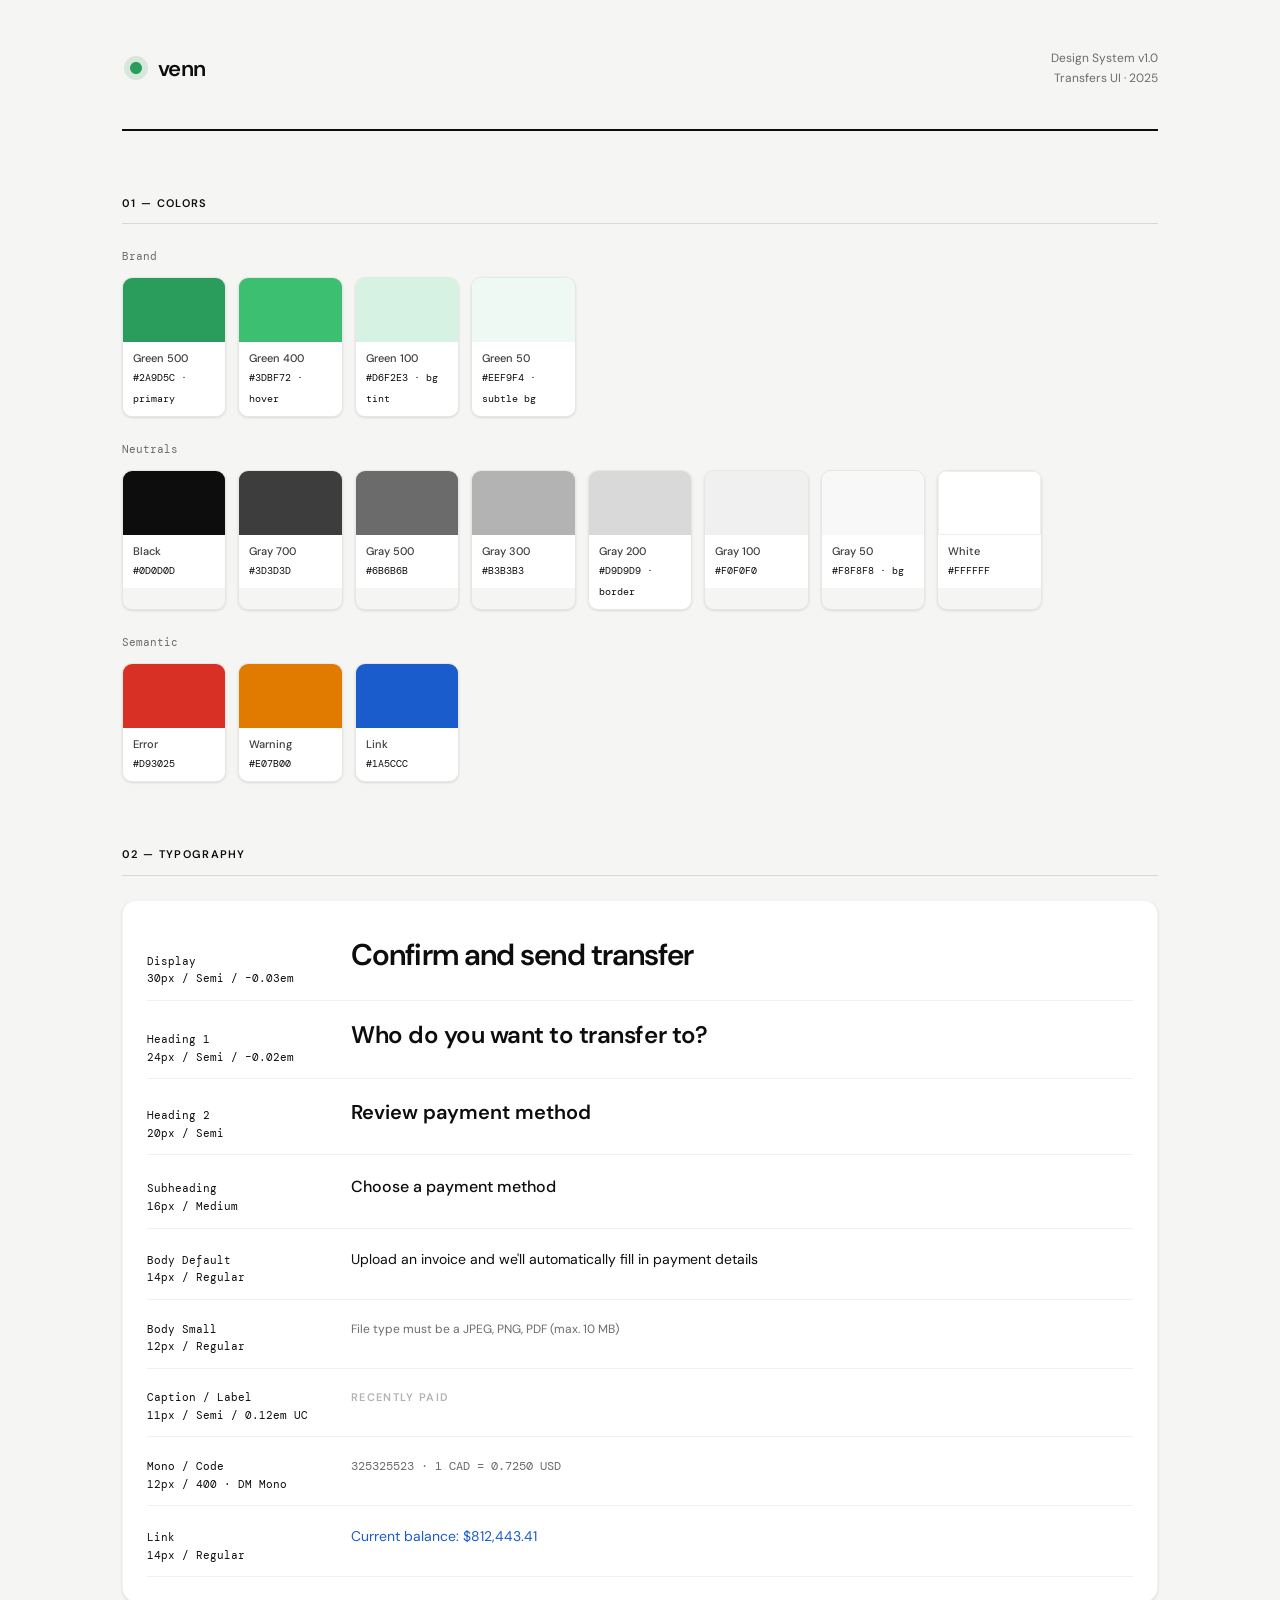
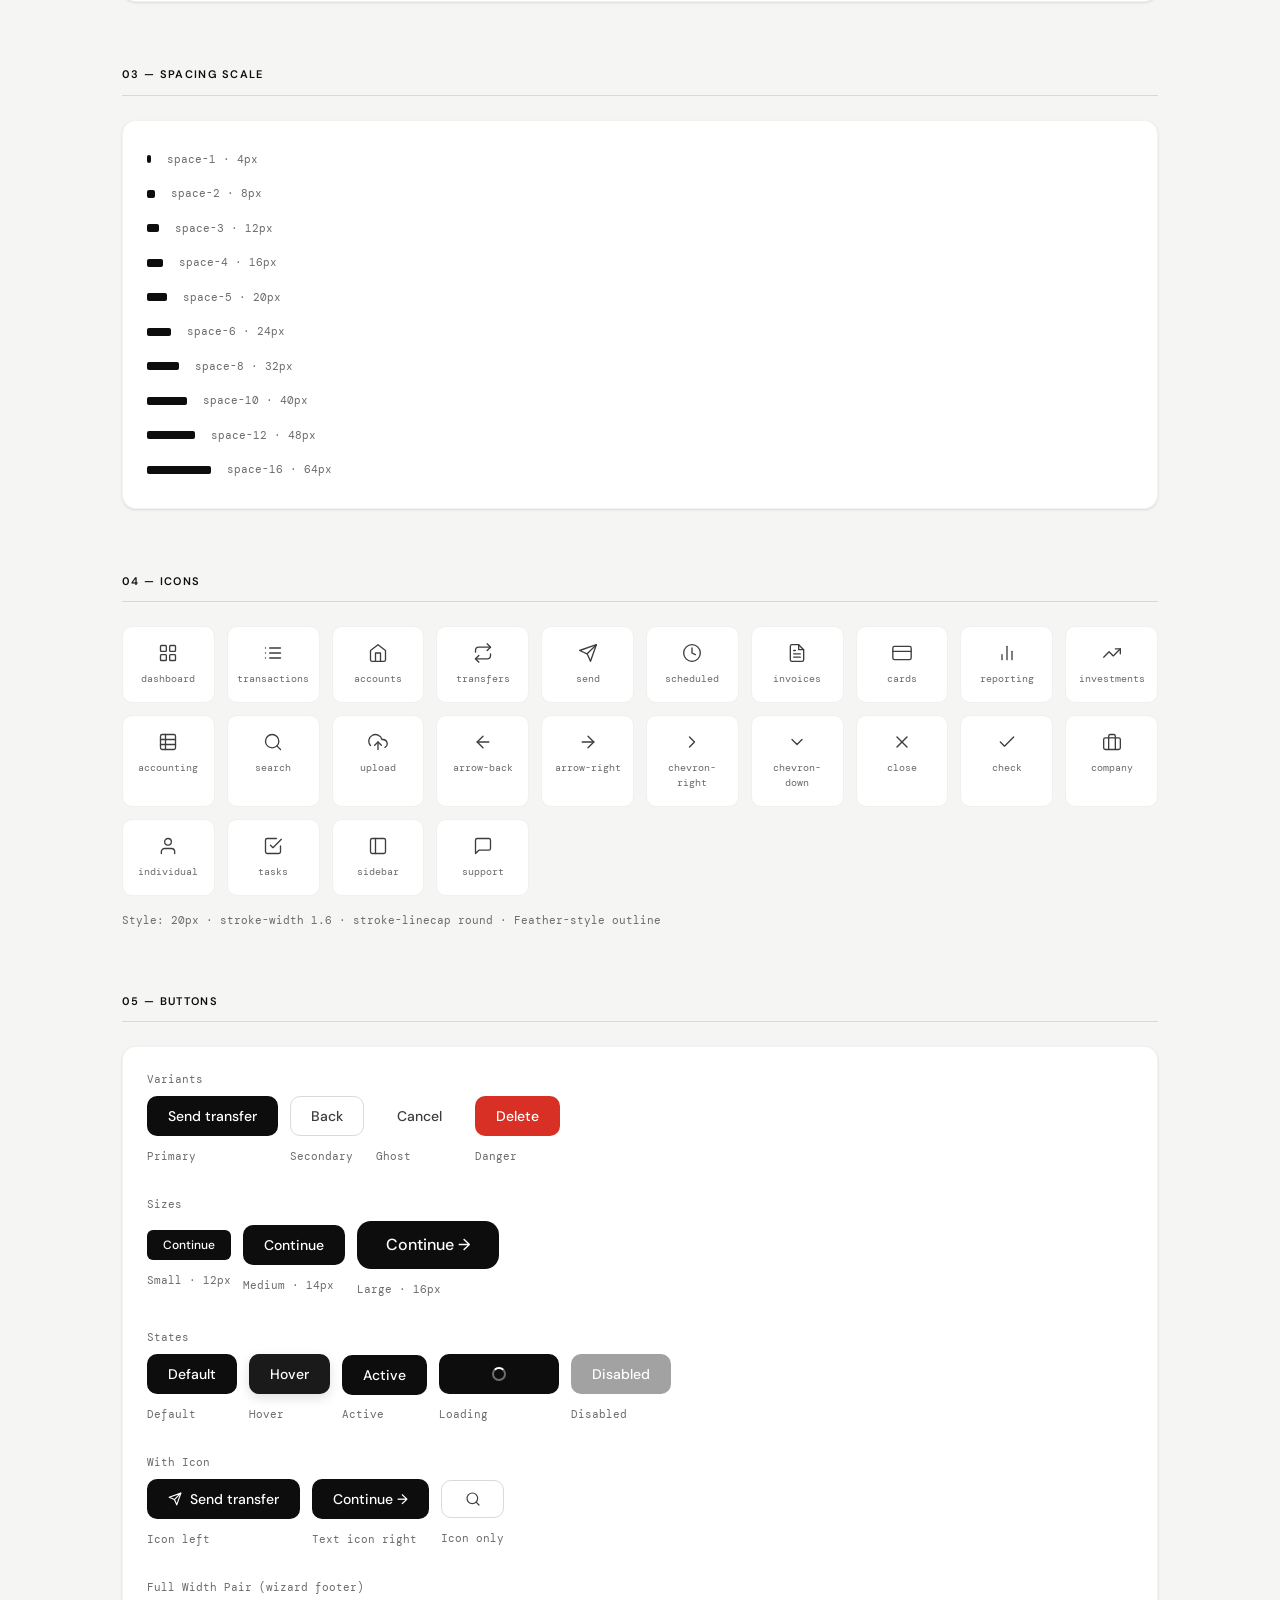
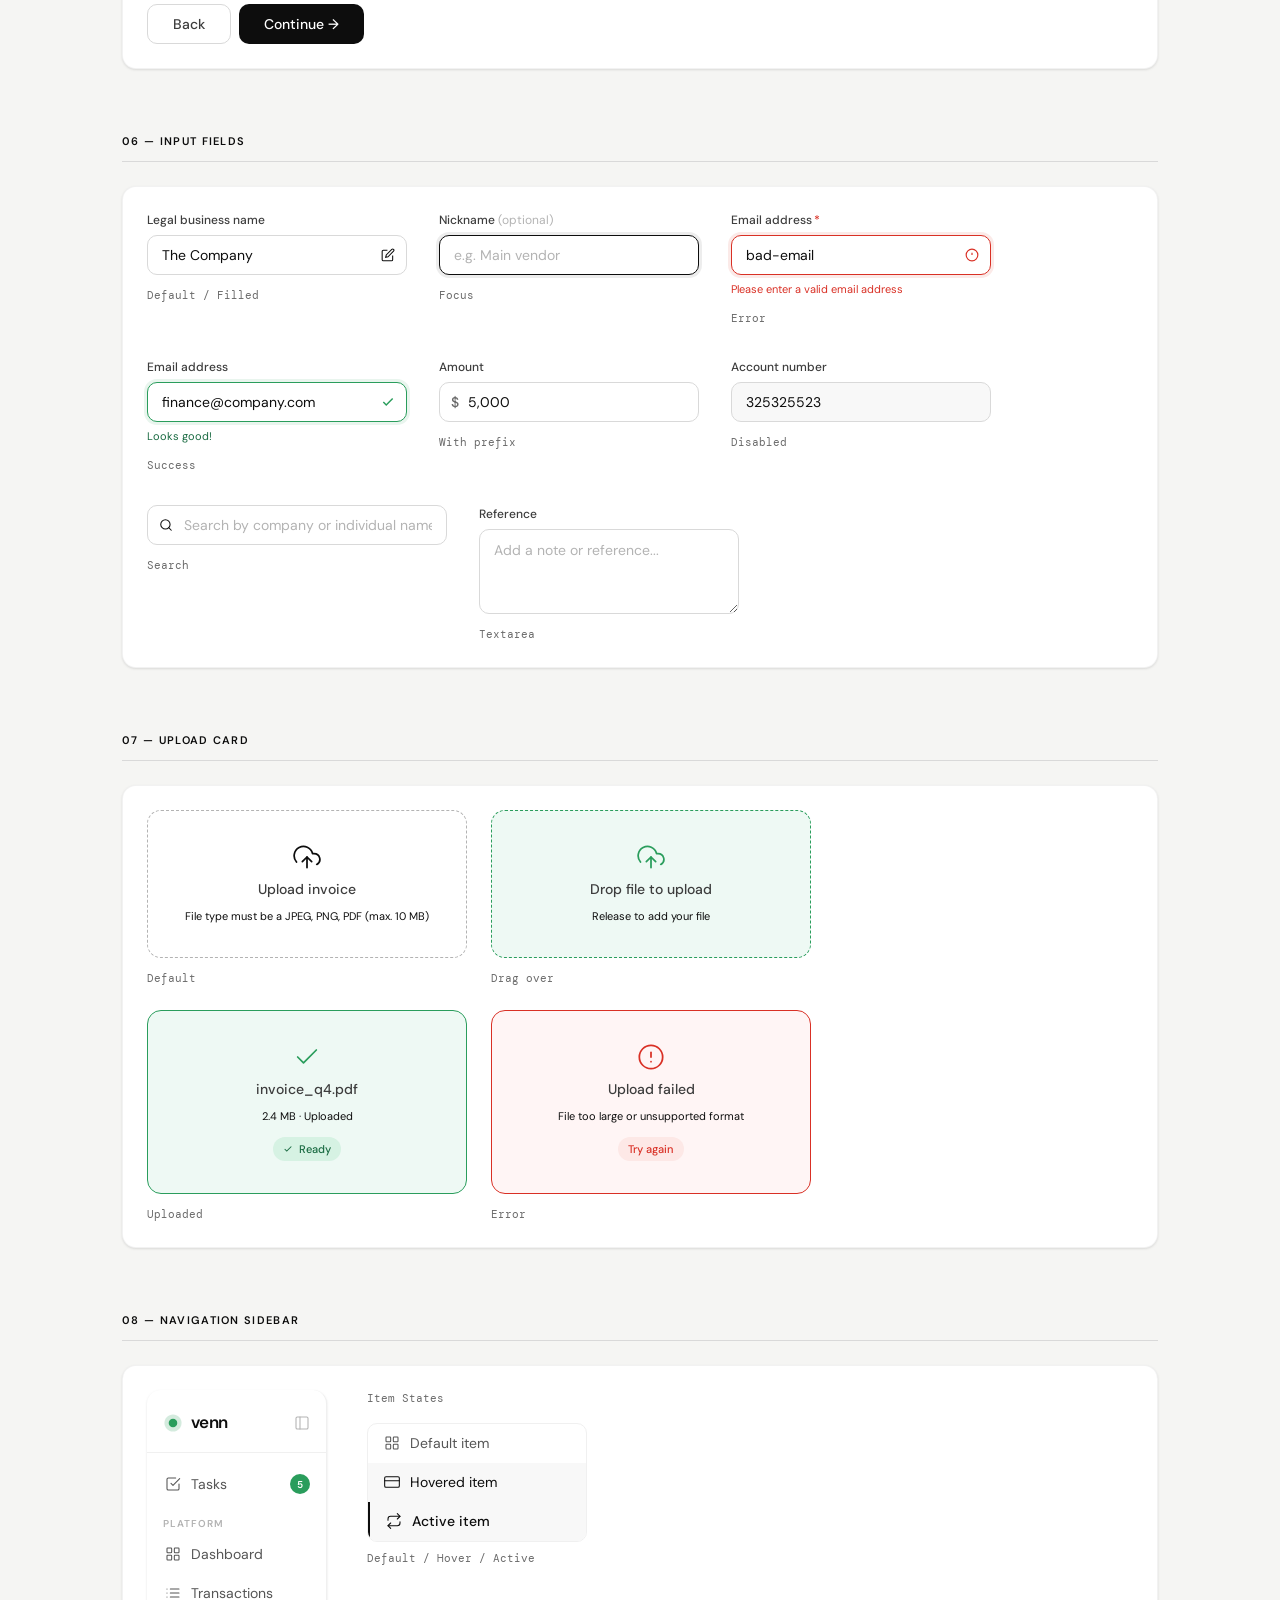
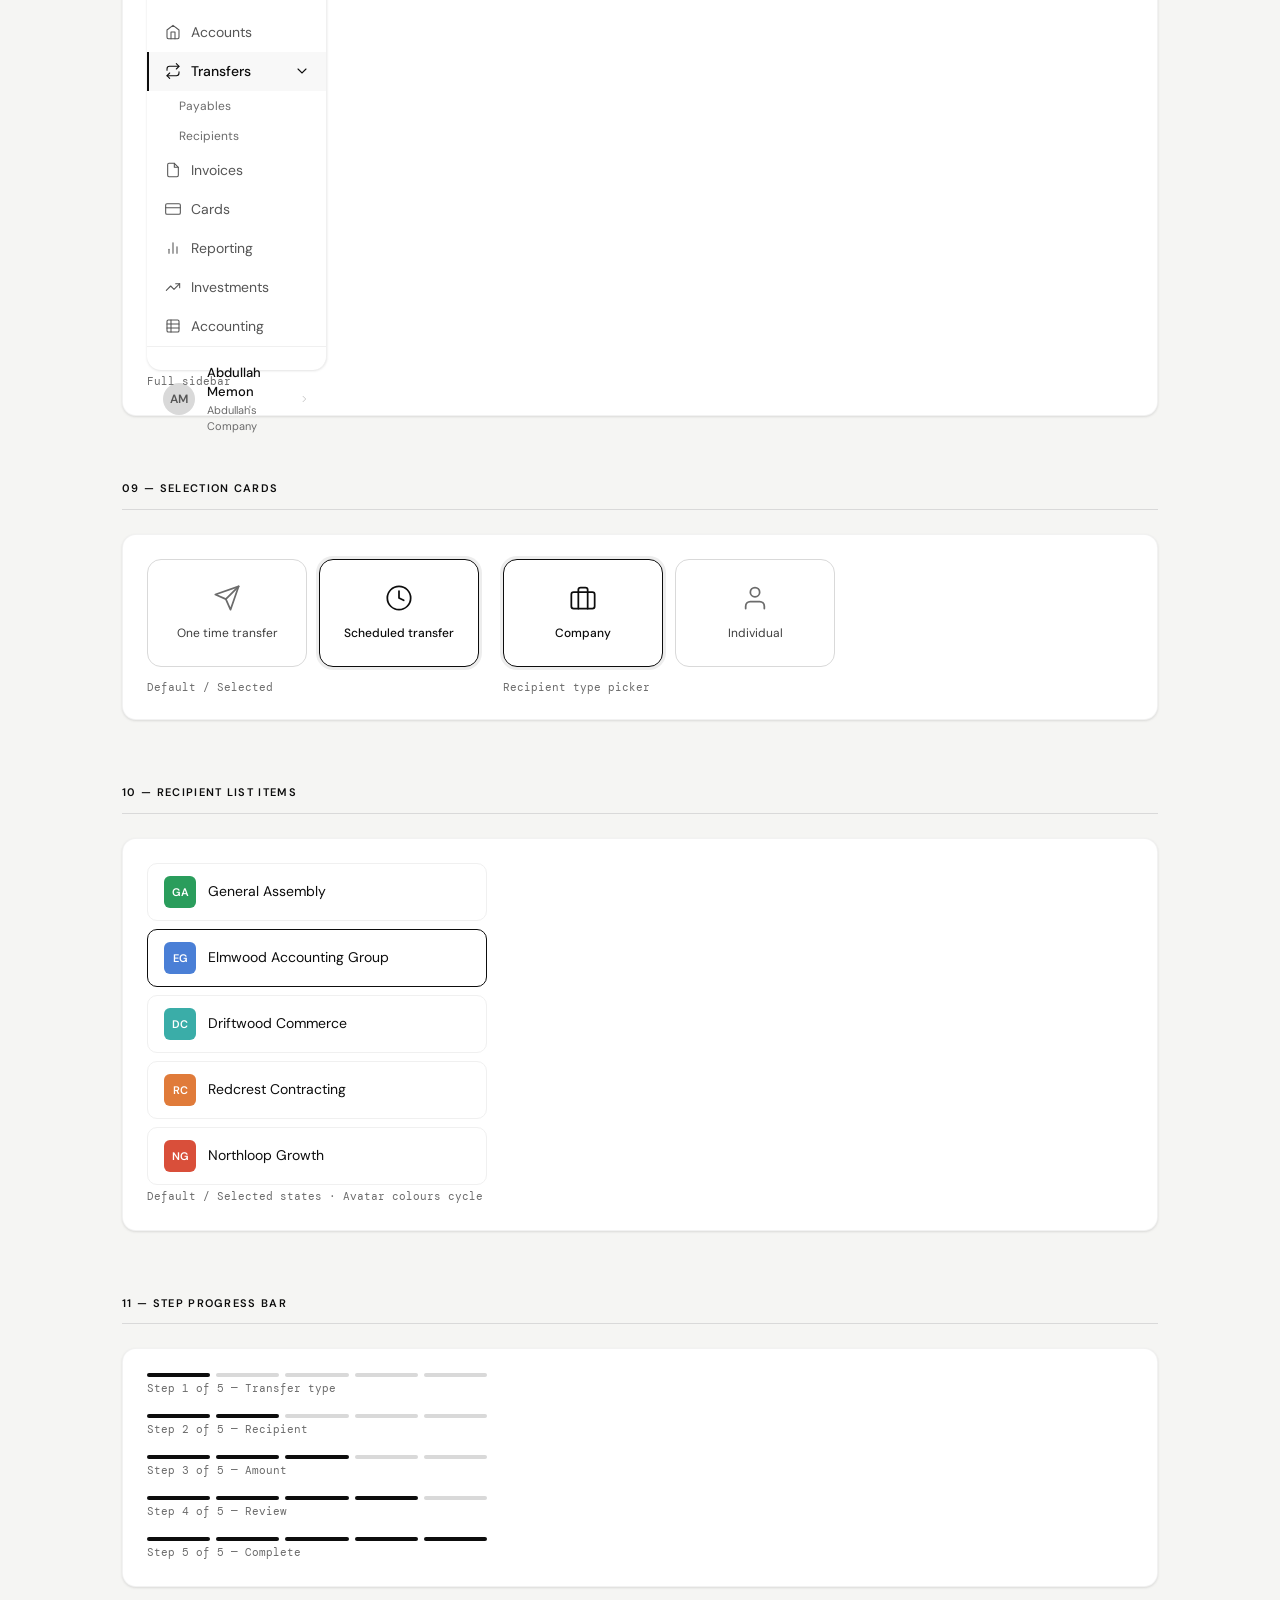
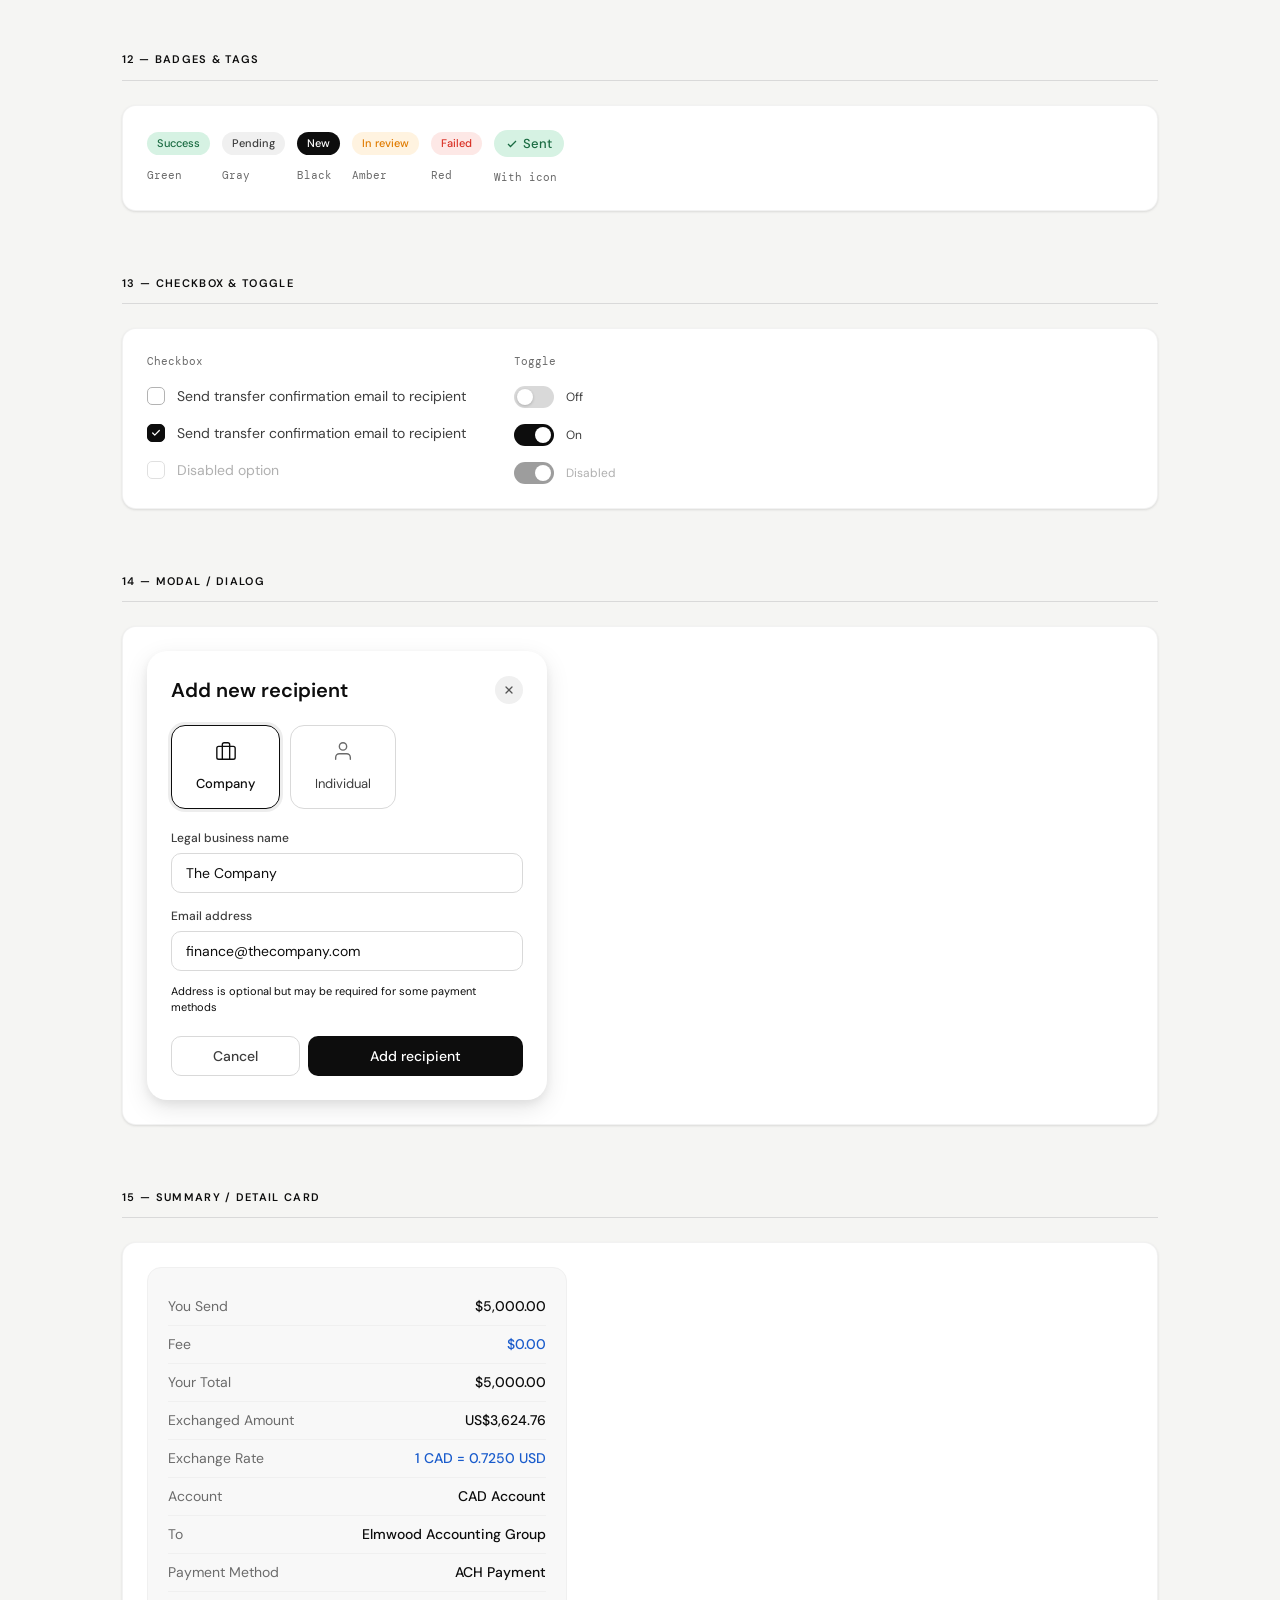
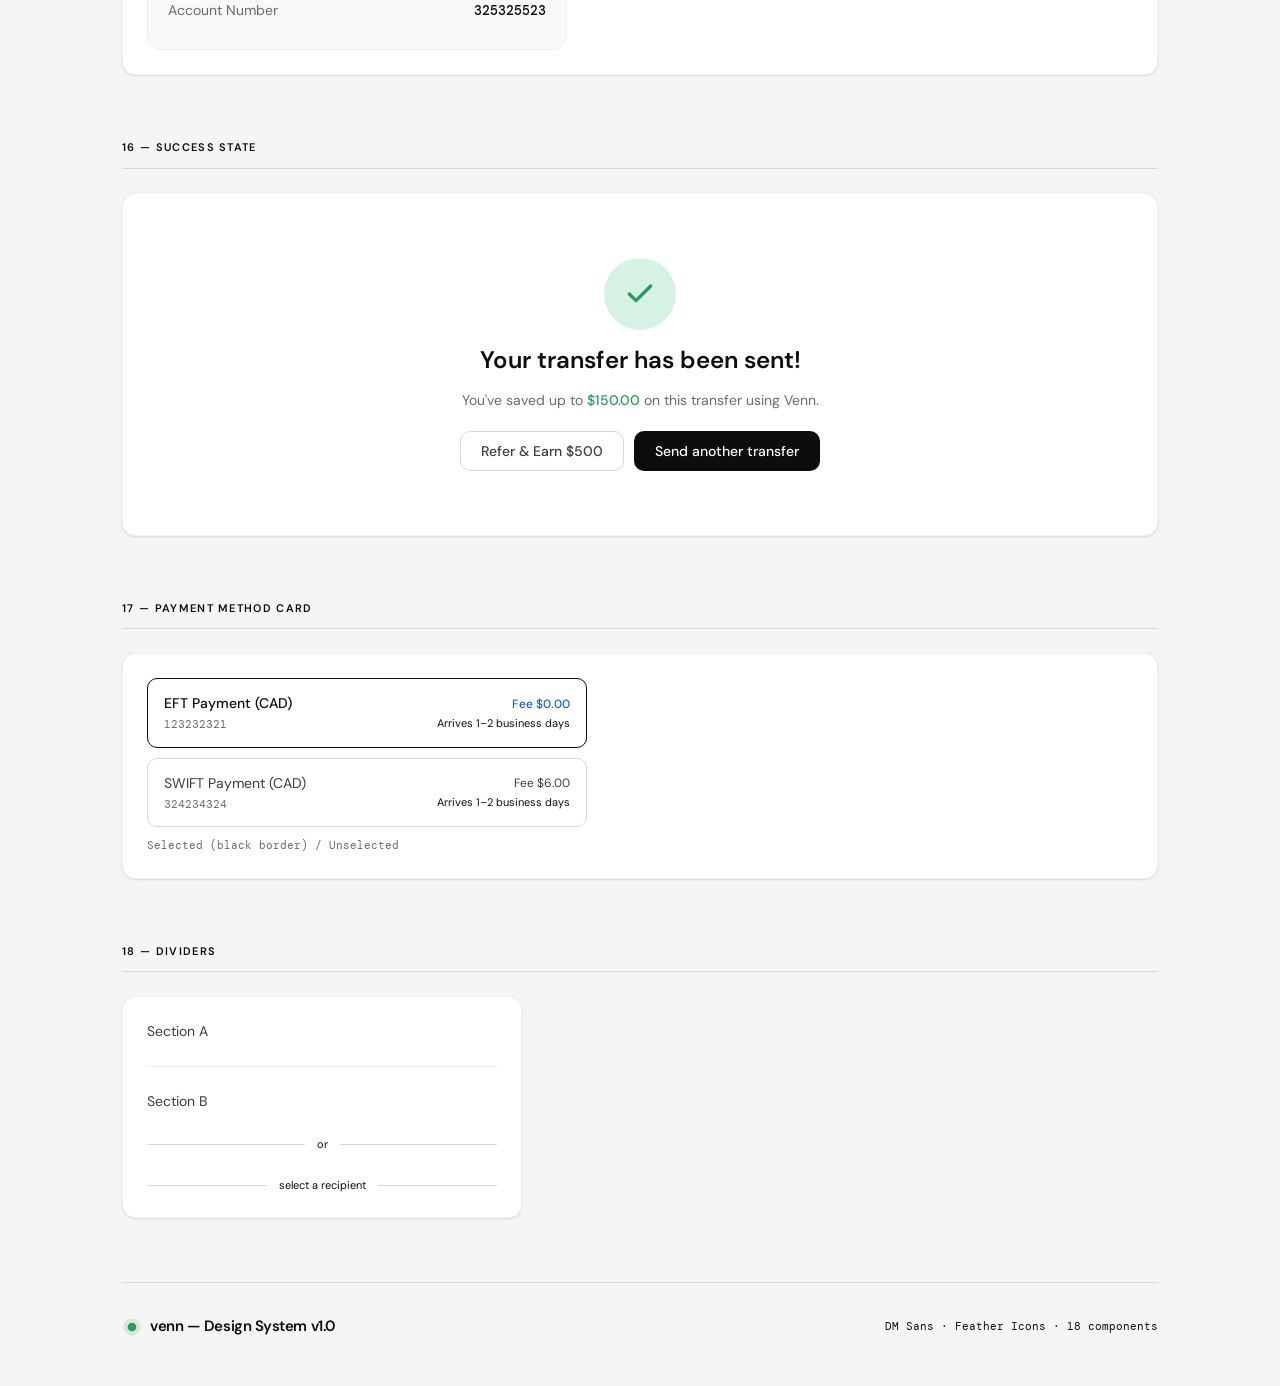
<file: venn-bulk-payments/venn-design-system.html>
<!DOCTYPE html>
<html lang="en">
<head>
<meta charset="UTF-8">
<meta name="viewport" content="width=device-width, initial-scale=1.0">
<title>Venn — Design System</title>
<link rel="preconnect" href="https://fonts.googleapis.com">
<link href="https://fonts.googleapis.com/css2?family=DM+Sans:wght@300;400;500;600&family=DM+Mono:wght@400;500&display=swap" rel="stylesheet">
<style>
  /* ─────────────────────────────────────────────
     TOKENS
  ───────────────────────────────────────────── */
  :root {
    /* Colors */
    --color-black:         #0D0D0D;
    --color-gray-900:      #1A1A1A;
    --color-gray-700:      #3D3D3D;
    --color-gray-500:      #6B6B6B;
    --color-gray-300:      #B3B3B3;
    --color-gray-200:      #D9D9D9;
    --color-gray-100:      #F0F0F0;
    --color-gray-50:       #F8F8F8;
    --color-white:         #FFFFFF;

    --color-green-700:     #1A6B42;
    --color-green-500:     #2A9D5C;   /* primary brand */
    --color-green-400:     #3DBF72;
    --color-green-100:     #D6F2E3;
    --color-green-50:      #EEF9F4;

    --color-blue-link:     #1A5CCC;
    --color-red-error:     #D93025;
    --color-amber-warn:    #E07B00;

    /* Typography */
    --font-sans: 'DM Sans', sans-serif;
    --font-mono: 'DM Mono', monospace;

    --text-xs:   11px;
    --text-sm:   12px;
    --text-base: 14px;
    --text-md:   16px;
    --text-lg:   20px;
    --text-xl:   24px;
    --text-2xl:  30px;

    --weight-regular: 400;
    --weight-medium:  500;
    --weight-semi:    600;

    --leading-tight:  1.2;
    --leading-normal: 1.5;
    --leading-loose:  1.7;

    /* Spacing */
    --space-1:  4px;
    --space-2:  8px;
    --space-3:  12px;
    --space-4:  16px;
    --space-5:  20px;
    --space-6:  24px;
    --space-8:  32px;
    --space-10: 40px;
    --space-12: 48px;
    --space-16: 64px;

    /* Radii */
    --radius-sm:   6px;
    --radius-md:   10px;
    --radius-lg:   14px;
    --radius-xl:   20px;
    --radius-full: 9999px;

    /* Shadows */
    --shadow-sm:  0 1px 3px rgba(0,0,0,0.08), 0 1px 2px rgba(0,0,0,0.04);
    --shadow-md:  0 4px 12px rgba(0,0,0,0.08), 0 2px 4px rgba(0,0,0,0.04);
    --shadow-lg:  0 8px 24px rgba(0,0,0,0.10), 0 4px 8px rgba(0,0,0,0.06);

    /* Transitions */
    --ease-out: cubic-bezier(0.22, 1, 0.36, 1);
    --duration-fast:   120ms;
    --duration-normal: 200ms;

    /* Page */
    --page-bg: #F5F5F3;
  }

  /* ─────────────────────────────────────────────
     RESET / BASE
  ───────────────────────────────────────────── */
  *, *::before, *::after { box-sizing: border-box; margin: 0; padding: 0; }
  body {
    font-family: var(--font-sans);
    font-size: var(--text-base);
    color: var(--color-black);
    background: var(--page-bg);
    line-height: var(--leading-normal);
    -webkit-font-smoothing: antialiased;
  }
  a { color: var(--color-blue-link); text-decoration: none; }

  /* ─────────────────────────────────────────────
     LAYOUT HELPERS
  ───────────────────────────────────────────── */
  .ds-page {
    max-width: 1100px;
    margin: 0 auto;
    padding: var(--space-12) var(--space-8);
  }
  .ds-section {
    margin-bottom: var(--space-16);
  }
  .ds-section-title {
    font-size: var(--text-xs);
    font-weight: var(--weight-semi);
    letter-spacing: 0.12em;
    text-transform: uppercase;
    color: var(--color-gray-400);
    margin-bottom: var(--space-6);
    padding-bottom: var(--space-3);
    border-bottom: 1px solid var(--color-gray-200);
  }
  .ds-row {
    display: flex;
    flex-wrap: wrap;
    gap: var(--space-4);
    align-items: flex-start;
  }
  .ds-col { display: flex; flex-direction: column; gap: var(--space-3); }
  .ds-label {
    font-size: var(--text-xs);
    color: var(--color-gray-500);
    font-family: var(--font-mono);
  }
  .ds-card {
    background: var(--color-white);
    border-radius: var(--radius-lg);
    padding: var(--space-6);
    box-shadow: var(--shadow-sm);
    border: 1px solid rgba(0,0,0,0.05);
  }

  /* ─────────────────────────────────────────────
     COVER
  ───────────────────────────────────────────── */
  .ds-cover {
    display: flex;
    align-items: center;
    gap: var(--space-4);
    margin-bottom: var(--space-16);
    padding-bottom: var(--space-10);
    border-bottom: 2px solid var(--color-black);
  }
  .ds-cover-logo {
    font-family: var(--font-sans);
    font-size: 22px;
    font-weight: var(--weight-semi);
    letter-spacing: -0.03em;
    display: flex;
    align-items: center;
    gap: 8px;
  }
  .ds-cover-logo svg { width: 28px; height: 28px; }
  .ds-cover-meta {
    margin-left: auto;
    font-size: var(--text-sm);
    color: var(--color-gray-500);
    text-align: right;
    line-height: var(--leading-loose);
  }

  /* ─────────────────────────────────────────────
     COLOR SWATCHES
  ───────────────────────────────────────────── */
  .swatch-grid {
    display: grid;
    grid-template-columns: repeat(auto-fill, minmax(100px, 1fr));
    gap: var(--space-3);
  }
  .swatch {
    border-radius: var(--radius-md);
    overflow: hidden;
    box-shadow: var(--shadow-sm);
    border: 1px solid rgba(0,0,0,0.06);
  }
  .swatch-color { height: 64px; }
  .swatch-info {
    background: var(--color-white);
    padding: 8px 10px;
  }
  .swatch-name {
    font-size: 11px;
    font-weight: var(--weight-medium);
    color: var(--color-gray-700);
    display: block;
  }
  .swatch-hex {
    font-size: 10px;
    color: var(--color-gray-400);
    font-family: var(--font-mono);
  }

  /* ─────────────────────────────────────────────
     TYPOGRAPHY SPECIMENS
  ───────────────────────────────────────────── */
  .type-specimen { display: flex; flex-direction: column; gap: var(--space-2); }
  .type-row {
    display: flex;
    align-items: baseline;
    gap: var(--space-6);
    padding: var(--space-3) 0;
    border-bottom: 1px solid var(--color-gray-100);
  }
  .type-meta {
    width: 180px;
    flex-shrink: 0;
    font-size: 11px;
    font-family: var(--font-mono);
    color: var(--color-gray-400);
    line-height: 1.6;
  }

  /* ─────────────────────────────────────────────
     ICON GRID
  ───────────────────────────────────────────── */
  .icon-grid {
    display: grid;
    grid-template-columns: repeat(auto-fill, minmax(90px, 1fr));
    gap: var(--space-3);
  }
  .icon-item {
    background: var(--color-white);
    border: 1px solid var(--color-gray-100);
    border-radius: var(--radius-md);
    padding: var(--space-4) var(--space-3);
    text-align: center;
    display: flex;
    flex-direction: column;
    align-items: center;
    gap: var(--space-2);
    transition: box-shadow var(--duration-fast);
  }
  .icon-item:hover { box-shadow: var(--shadow-md); }
  .icon-item svg { width: 20px; height: 20px; color: var(--color-gray-700); }
  .icon-name { font-size: 10px; font-family: var(--font-mono); color: var(--color-gray-500); }

  /* ─────────────────────────────────────────────
     BUTTON COMPONENT
  ───────────────────────────────────────────── */
  .btn {
    display: inline-flex;
    align-items: center;
    justify-content: center;
    gap: var(--space-2);
    font-family: var(--font-sans);
    font-size: var(--text-base);
    font-weight: var(--weight-medium);
    line-height: 1;
    padding: 12px 20px;
    border-radius: var(--radius-md);
    border: 1.5px solid transparent;
    cursor: pointer;
    transition: background var(--duration-fast) var(--ease-out),
                color var(--duration-fast) var(--ease-out),
                box-shadow var(--duration-fast) var(--ease-out),
                transform var(--duration-fast) var(--ease-out),
                opacity var(--duration-fast);
    white-space: nowrap;
    text-decoration: none;
  }
  /* Primary */
  .btn-primary {
    background: var(--color-black);
    color: var(--color-white);
  }
  .btn-primary:hover { background: var(--color-gray-900); box-shadow: var(--shadow-md); }
  .btn-primary:active { transform: translateY(1px); box-shadow: none; }
  /* Secondary */
  .btn-secondary {
    background: var(--color-white);
    color: var(--color-gray-700);
    border-color: var(--color-gray-200);
  }
  .btn-secondary:hover { border-color: var(--color-gray-400); background: var(--color-gray-50); }
  /* Ghost */
  .btn-ghost {
    background: transparent;
    color: var(--color-gray-700);
    border-color: transparent;
  }
  .btn-ghost:hover { background: var(--color-gray-100); }
  /* Danger */
  .btn-danger {
    background: var(--color-red-error);
    color: var(--color-white);
  }
  .btn-danger:hover { background: #b5271e; }
  /* Disabled */
  .btn-disabled, .btn:disabled {
    opacity: 0.38;
    cursor: not-allowed;
    pointer-events: none;
  }
  /* Sizes */
  .btn-sm { font-size: var(--text-sm); padding: 8px 14px; border-radius: var(--radius-sm); }
  .btn-lg { font-size: var(--text-md); padding: 15px 28px; border-radius: var(--radius-lg); }
  /* Icon only */
  .btn-icon { padding: 10px; border-radius: var(--radius-md); }
  /* Loading */
  .btn-loading { position: relative; color: transparent !important; }
  .btn-loading::after {
    content: '';
    position: absolute;
    width: 14px; height: 14px;
    border: 2px solid rgba(255,255,255,0.4);
    border-top-color: #fff;
    border-radius: 50%;
    animation: spin 0.7s linear infinite;
  }
  @keyframes spin { to { transform: rotate(360deg); } }

  /* ─────────────────────────────────────────────
     INPUT COMPONENT
  ───────────────────────────────────────────── */
  .input-group { display: flex; flex-direction: column; gap: 6px; width: 260px; }
  .input-label {
    font-size: var(--text-sm);
    font-weight: var(--weight-medium);
    color: var(--color-gray-700);
  }
  .input-label .req { color: var(--color-red-error); margin-left: 2px; }
  .input-wrap { position: relative; }
  .input-field {
    width: 100%;
    font-family: var(--font-sans);
    font-size: var(--text-base);
    color: var(--color-black);
    background: var(--color-white);
    border: 1.5px solid var(--color-gray-200);
    border-radius: var(--radius-md);
    padding: 10px 14px;
    outline: none;
    transition: border-color var(--duration-fast), box-shadow var(--duration-fast);
  }
  .input-field::placeholder { color: var(--color-gray-300); }
  .input-field:hover { border-color: var(--color-gray-400); }
  .input-field:focus {
    border-color: var(--color-black);
    box-shadow: 0 0 0 3px rgba(0,0,0,0.07);
  }
  .input-field.error {
    border-color: var(--color-red-error);
    box-shadow: 0 0 0 3px rgba(217,48,37,0.10);
  }
  .input-field.success {
    border-color: var(--color-green-500);
    box-shadow: 0 0 0 3px rgba(42,157,92,0.10);
  }
  .input-field:disabled {
    background: var(--color-gray-50);
    color: var(--color-gray-400);
    cursor: not-allowed;
  }
  .input-hint { font-size: var(--text-xs); color: var(--color-gray-500); }
  .input-hint.error { color: var(--color-red-error); }
  .input-hint.success { color: var(--color-green-700); }
  .input-icon-right {
    position: absolute;
    right: 12px; top: 50%; transform: translateY(-50%);
    color: var(--color-gray-400);
    pointer-events: none;
  }
  .input-prefix {
    position: absolute;
    left: 12px; top: 50%; transform: translateY(-50%);
    color: var(--color-gray-500);
    font-size: var(--text-base);
  }
  .input-field.has-prefix { padding-left: 28px; }

  /* Search input */
  .input-search-wrap { position: relative; }
  .input-search-wrap .search-icon {
    position: absolute;
    left: 12px; top: 50%; transform: translateY(-50%);
    color: var(--color-gray-400);
    pointer-events: none;
  }
  .input-field.search { padding-left: 36px; }

  /* ─────────────────────────────────────────────
     UPLOAD CARD COMPONENT
  ───────────────────────────────────────────── */
  .upload-card {
    border: 1.5px dashed var(--color-gray-300);
    border-radius: var(--radius-lg);
    background: var(--color-white);
    padding: var(--space-8) var(--space-6);
    display: flex;
    flex-direction: column;
    align-items: center;
    gap: var(--space-2);
    text-align: center;
    cursor: pointer;
    transition: border-color var(--duration-normal), background var(--duration-normal);
    width: 320px;
  }
  .upload-card:hover {
    border-color: var(--color-gray-500);
    background: var(--color-gray-50);
  }
  .upload-card.drag-over {
    border-color: var(--color-green-500);
    background: var(--color-green-50);
  }
  .upload-card.uploaded {
    border-style: solid;
    border-color: var(--color-green-500);
    background: var(--color-green-50);
  }
  .upload-card.error-state {
    border-style: solid;
    border-color: var(--color-red-error);
    background: #fff5f5;
  }
  .upload-icon { color: var(--color-gray-400); }
  .upload-card.drag-over .upload-icon { color: var(--color-green-500); }
  .upload-card.uploaded .upload-icon { color: var(--color-green-500); }
  .upload-card.error-state .upload-icon { color: var(--color-red-error); }
  .upload-title {
    font-size: var(--text-base);
    font-weight: var(--weight-medium);
    color: var(--color-gray-700);
  }
  .upload-subtitle {
    font-size: var(--text-xs);
    color: var(--color-gray-400);
  }
  .upload-badge {
    display: inline-flex;
    align-items: center;
    gap: 6px;
    font-size: var(--text-xs);
    font-weight: var(--weight-medium);
    padding: 4px 10px;
    border-radius: var(--radius-full);
    margin-top: 4px;
  }
  .upload-badge.green { background: var(--color-green-100); color: var(--color-green-700); }
  .upload-badge.red   { background: #fde8e6; color: var(--color-red-error); }

  /* ─────────────────────────────────────────────
     NAVBAR COMPONENT
  ───────────────────────────────────────────── */
  .navbar {
    width: 180px;
    background: var(--color-white);
    border-right: 1px solid var(--color-gray-100);
    padding: var(--space-5) 0;
    border-radius: var(--radius-lg);
    box-shadow: var(--shadow-sm);
    flex-shrink: 0;
  }
  .nav-logo {
    display: flex;
    align-items: center;
    gap: 8px;
    padding: 0 var(--space-4) var(--space-4);
    font-size: 17px;
    font-weight: var(--weight-semi);
    letter-spacing: -0.03em;
    border-bottom: 1px solid var(--color-gray-100);
    margin-bottom: var(--space-3);
  }
  .nav-badge {
    display: inline-flex;
    align-items: center;
    justify-content: center;
    min-width: 20px; height: 20px;
    border-radius: var(--radius-full);
    background: var(--color-green-500);
    color: var(--color-white);
    font-size: 10px;
    font-weight: var(--weight-semi);
    margin-left: auto;
    padding: 0 5px;
  }
  .nav-section-label {
    font-size: 10px;
    font-weight: var(--weight-semi);
    letter-spacing: 0.10em;
    text-transform: uppercase;
    color: var(--color-gray-300);
    padding: var(--space-3) var(--space-4) var(--space-1);
  }
  .nav-item {
    display: flex;
    align-items: center;
    gap: 10px;
    padding: 9px var(--space-4);
    font-size: var(--text-base);
    color: var(--color-gray-600, #555);
    cursor: pointer;
    transition: background var(--duration-fast);
    border-left: 2.5px solid transparent;
    position: relative;
  }
  .nav-item:hover { background: var(--color-gray-50); color: var(--color-black); }
  .nav-item.active {
    color: var(--color-black);
    font-weight: var(--weight-medium);
    border-left-color: var(--color-black);
    background: var(--color-gray-50);
  }
  .nav-item svg { width: 16px; height: 16px; flex-shrink: 0; }
  .nav-sub {
    padding-left: var(--space-8);
    font-size: var(--text-sm);
    color: var(--color-gray-500);
    padding-top: 6px;
    padding-bottom: 6px;
    cursor: pointer;
  }
  .nav-sub:hover { color: var(--color-black); }
  .nav-footer {
    margin-top: auto;
    padding: var(--space-4);
    border-top: 1px solid var(--color-gray-100);
    display: flex;
    align-items: center;
    gap: var(--space-3);
    cursor: pointer;
    transition: background var(--duration-fast);
    border-radius: 0 0 var(--radius-lg) var(--radius-lg);
  }
  .nav-footer:hover { background: var(--color-gray-50); }
  .nav-avatar {
    width: 32px; height: 32px;
    border-radius: var(--radius-full);
    background: var(--color-gray-200);
    display: flex; align-items: center; justify-content: center;
    font-size: 12px; font-weight: var(--weight-semi);
    color: var(--color-gray-600, #555);
    flex-shrink: 0;
  }
  .nav-user-name { font-size: 13px; font-weight: var(--weight-medium); }
  .nav-user-org  { font-size: 11px; color: var(--color-gray-500); }

  /* ─────────────────────────────────────────────
     SELECTION CARD COMPONENT
  ───────────────────────────────────────────── */
  .select-card {
    border: 1.5px solid var(--color-gray-200);
    border-radius: var(--radius-lg);
    background: var(--color-white);
    padding: var(--space-6) var(--space-5);
    display: flex;
    flex-direction: column;
    align-items: center;
    gap: var(--space-3);
    cursor: pointer;
    transition: border-color var(--duration-fast), box-shadow var(--duration-fast);
    width: 160px;
    text-align: center;
  }
  .select-card:hover {
    border-color: var(--color-gray-400);
    box-shadow: var(--shadow-md);
  }
  .select-card.selected {
    border-color: var(--color-black);
    box-shadow: 0 0 0 3px rgba(0,0,0,0.07);
  }
  .select-card svg { color: var(--color-gray-500); width: 28px; height: 28px; }
  .select-card.selected svg { color: var(--color-black); }
  .select-card-label { font-size: var(--text-sm); color: var(--color-gray-700); }
  .select-card.selected .select-card-label { font-weight: var(--weight-medium); color: var(--color-black); }

  /* ─────────────────────────────────────────────
     BADGE / TAG COMPONENT
  ───────────────────────────────────────────── */
  .badge {
    display: inline-flex;
    align-items: center;
    gap: 5px;
    font-size: var(--text-xs);
    font-weight: var(--weight-medium);
    padding: 3px 10px;
    border-radius: var(--radius-full);
  }
  .badge-green   { background: var(--color-green-100);  color: var(--color-green-700); }
  .badge-gray    { background: var(--color-gray-100);   color: var(--color-gray-700);  }
  .badge-black   { background: var(--color-black);       color: var(--color-white);     }
  .badge-amber   { background: #FFF3E0;                  color: var(--color-amber-warn); }
  .badge-red     { background: #fde8e6;                  color: var(--color-red-error);  }

  /* ─────────────────────────────────────────────
     RECIPIENT LIST ITEM
  ───────────────────────────────────────────── */
  .recipient-item {
    display: flex;
    align-items: center;
    gap: var(--space-3);
    padding: var(--space-3) var(--space-4);
    border: 1.5px solid var(--color-gray-100);
    border-radius: var(--radius-md);
    background: var(--color-white);
    cursor: pointer;
    transition: border-color var(--duration-fast), background var(--duration-fast);
    width: 340px;
  }
  .recipient-item:hover { border-color: var(--color-gray-300); background: var(--color-gray-50); }
  .recipient-item.selected { border-color: var(--color-black); background: var(--color-white); }
  .recipient-avatar {
    width: 32px; height: 32px;
    border-radius: var(--radius-sm);
    display: flex; align-items: center; justify-content: center;
    font-size: 11px; font-weight: var(--weight-semi);
    color: var(--color-white);
    flex-shrink: 0;
  }
  .av-green { background: var(--color-green-500); }
  .av-blue  { background: #4A7FD6; }
  .av-teal  { background: #3AADA8; }
  .av-orange{ background: #E07B3A; }
  .av-red   { background: #D94F3A; }
  .recipient-name { font-size: var(--text-base); }

  /* ─────────────────────────────────────────────
     STEP PROGRESS BAR
  ───────────────────────────────────────────── */
  .step-bar { display: flex; gap: 6px; width: 340px; }
  .step-seg {
    flex: 1;
    height: 4px;
    border-radius: var(--radius-full);
    background: var(--color-gray-200);
  }
  .step-seg.done { background: var(--color-black); }

  /* ─────────────────────────────────────────────
     MODAL / DIALOG COMPONENT
  ───────────────────────────────────────────── */
  .modal-wrap {
    position: relative;
    width: 400px;
    background: var(--color-white);
    border-radius: var(--radius-xl);
    box-shadow: var(--shadow-lg);
    padding: var(--space-6);
  }
  .modal-header {
    display: flex;
    align-items: center;
    justify-content: space-between;
    margin-bottom: var(--space-5);
  }
  .modal-title { font-size: var(--text-lg); font-weight: var(--weight-semi); }
  .modal-close {
    width: 28px; height: 28px;
    border-radius: var(--radius-full);
    border: none;
    background: var(--color-gray-100);
    color: var(--color-gray-600, #555);
    display: flex; align-items: center; justify-content: center;
    cursor: pointer;
    transition: background var(--duration-fast);
  }
  .modal-close:hover { background: var(--color-gray-200); }

  /* ─────────────────────────────────────────────
     SUMMARY / DETAIL ROW
  ───────────────────────────────────────────── */
  .summary-card {
    background: var(--color-gray-50);
    border: 1px solid var(--color-gray-100);
    border-radius: var(--radius-lg);
    padding: var(--space-5);
    width: 420px;
  }
  .summary-row {
    display: flex;
    justify-content: space-between;
    align-items: baseline;
    padding: var(--space-2) 0;
    font-size: var(--text-base);
  }
  .summary-row + .summary-row {
    border-top: 1px solid var(--color-gray-100);
  }
  .summary-key { color: var(--color-gray-500); }
  .summary-val { font-weight: var(--weight-medium); }
  .summary-val.green { color: var(--color-green-700); }
  .summary-val.blue  { color: var(--color-blue-link); }

  /* ─────────────────────────────────────────────
     CHECKBOX COMPONENT
  ───────────────────────────────────────────── */
  .checkbox-row {
    display: flex;
    align-items: center;
    gap: var(--space-3);
    cursor: pointer;
  }
  .checkbox-box {
    width: 18px; height: 18px;
    border-radius: 5px;
    border: 1.5px solid var(--color-gray-300);
    background: var(--color-white);
    display: flex; align-items: center; justify-content: center;
    flex-shrink: 0;
    transition: border-color var(--duration-fast), background var(--duration-fast);
  }
  .checkbox-box.checked {
    background: var(--color-black);
    border-color: var(--color-black);
  }
  .checkbox-box.checked svg { display: block; }
  .checkbox-box svg { display: none; color: #fff; width: 10px; height: 10px; }
  .checkbox-label { font-size: var(--text-base); color: var(--color-gray-700); }

  /* ─────────────────────────────────────────────
     TOGGLE COMPONENT
  ───────────────────────────────────────────── */
  .toggle-wrap {
    display: flex;
    align-items: center;
    gap: var(--space-3);
  }
  .toggle-track {
    width: 40px; height: 22px;
    border-radius: var(--radius-full);
    background: var(--color-gray-200);
    position: relative;
    cursor: pointer;
    transition: background var(--duration-normal);
  }
  .toggle-track.on { background: var(--color-black); }
  .toggle-thumb {
    position: absolute;
    top: 3px; left: 3px;
    width: 16px; height: 16px;
    border-radius: var(--radius-full);
    background: var(--color-white);
    box-shadow: 0 1px 3px rgba(0,0,0,0.2);
    transition: left var(--duration-normal) var(--ease-out);
  }
  .toggle-track.on .toggle-thumb { left: 21px; }
  .toggle-label { font-size: var(--text-sm); color: var(--color-gray-700); }

  /* ─────────────────────────────────────────────
     SUCCESS STATE COMPONENT
  ───────────────────────────────────────────── */
  .success-state {
    display: flex;
    flex-direction: column;
    align-items: center;
    gap: var(--space-3);
    padding: var(--space-10);
    text-align: center;
  }
  .success-icon-circle {
    width: 72px; height: 72px;
    border-radius: var(--radius-full);
    background: var(--color-green-100);
    display: flex; align-items: center; justify-content: center;
  }
  .success-icon-circle svg { width: 32px; height: 32px; color: var(--color-green-500); }
  .success-title { font-size: var(--text-xl); font-weight: var(--weight-semi); }
  .success-subtitle { font-size: var(--text-base); color: var(--color-gray-500); }
  .success-highlight { color: var(--color-green-500); font-weight: var(--weight-medium); }

  /* ─────────────────────────────────────────────
     DIVIDER
  ───────────────────────────────────────────── */
  .divider {
    height: 1px;
    background: var(--color-gray-100);
    margin: var(--space-6) 0;
  }
  .divider-or {
    display: flex;
    align-items: center;
    gap: var(--space-3);
    color: var(--color-gray-400);
    font-size: var(--text-xs);
  }
  .divider-or::before, .divider-or::after {
    content: '';
    flex: 1;
    height: 1px;
    background: var(--color-gray-200);
  }

  /* ─────────────────────────────────────────────
     SPACING SCALE VIZ
  ───────────────────────────────────────────── */
  .spacing-row {
    display: flex;
    align-items: center;
    gap: var(--space-4);
    padding: 6px 0;
  }
  .spacing-bar { height: 8px; background: var(--color-black); border-radius: 2px; }
  .spacing-info { font-size: 11px; font-family: var(--font-mono); color: var(--color-gray-500); }

  /* ─────────────────────────────────────────────
     MISC UTIL
  ───────────────────────────────────────────── */
  .mt-2 { margin-top: var(--space-2); }
  .mt-4 { margin-top: var(--space-4); }
  .mb-2 { margin-bottom: var(--space-2); }

  .color-gray-400 { color: var(--color-gray-400); }
  svg { display: block; }
</style>
</head>
<body>
<div class="ds-page">

  <!-- COVER -->
  <div class="ds-cover">
    <div class="ds-cover-logo">
      <svg viewBox="0 0 28 28" fill="none" xmlns="http://www.w3.org/2000/svg">
        <path d="M14 2C7.373 2 2 7.373 2 14s5.373 12 12 12 12-5.373 12-12S20.627 2 14 2Z" fill="#2A9D5C" opacity=".15"/>
        <path d="M8 14C8 10.686 10.686 8 14 8s6 2.686 6 6-2.686 6-6 6-6-2.686-6-6Z" fill="#2A9D5C"/>
      </svg>
      venn
    </div>
    <div class="ds-cover-meta">
      Design System v1.0<br>
      <span style="color:var(--color-gray-400)">Transfers UI · 2025</span>
    </div>
  </div>

  <!-- ══════════════════════════════════════════
       1. FOUNDATIONS
  ══════════════════════════════════════════ -->

  <!-- 1A. COLOR -->
  <section class="ds-section">
    <p class="ds-section-title">01 — Colors</p>

    <p class="ds-label mb-2" style="margin-bottom:12px">Brand</p>
    <div class="swatch-grid" style="margin-bottom:24px">
      <div class="swatch">
        <div class="swatch-color" style="background:#2A9D5C"></div>
        <div class="swatch-info">
          <span class="swatch-name">Green 500</span>
          <span class="swatch-hex">#2A9D5C · primary</span>
        </div>
      </div>
      <div class="swatch">
        <div class="swatch-color" style="background:#3DBF72"></div>
        <div class="swatch-info">
          <span class="swatch-name">Green 400</span>
          <span class="swatch-hex">#3DBF72 · hover</span>
        </div>
      </div>
      <div class="swatch">
        <div class="swatch-color" style="background:#D6F2E3"></div>
        <div class="swatch-info">
          <span class="swatch-name">Green 100</span>
          <span class="swatch-hex">#D6F2E3 · bg tint</span>
        </div>
      </div>
      <div class="swatch">
        <div class="swatch-color" style="background:#EEF9F4"></div>
        <div class="swatch-info">
          <span class="swatch-name">Green 50</span>
          <span class="swatch-hex">#EEF9F4 · subtle bg</span>
        </div>
      </div>
    </div>

    <p class="ds-label mb-2" style="margin-bottom:12px">Neutrals</p>
    <div class="swatch-grid" style="margin-bottom:24px">
      <div class="swatch">
        <div class="swatch-color" style="background:#0D0D0D"></div>
        <div class="swatch-info"><span class="swatch-name">Black</span><span class="swatch-hex">#0D0D0D</span></div>
      </div>
      <div class="swatch">
        <div class="swatch-color" style="background:#3D3D3D"></div>
        <div class="swatch-info"><span class="swatch-name">Gray 700</span><span class="swatch-hex">#3D3D3D</span></div>
      </div>
      <div class="swatch">
        <div class="swatch-color" style="background:#6B6B6B"></div>
        <div class="swatch-info"><span class="swatch-name">Gray 500</span><span class="swatch-hex">#6B6B6B</span></div>
      </div>
      <div class="swatch">
        <div class="swatch-color" style="background:#B3B3B3"></div>
        <div class="swatch-info"><span class="swatch-name">Gray 300</span><span class="swatch-hex">#B3B3B3</span></div>
      </div>
      <div class="swatch">
        <div class="swatch-color" style="background:#D9D9D9"></div>
        <div class="swatch-info"><span class="swatch-name">Gray 200</span><span class="swatch-hex">#D9D9D9 · border</span></div>
      </div>
      <div class="swatch">
        <div class="swatch-color" style="background:#F0F0F0"></div>
        <div class="swatch-info"><span class="swatch-name">Gray 100</span><span class="swatch-hex">#F0F0F0</span></div>
      </div>
      <div class="swatch">
        <div class="swatch-color" style="background:#F8F8F8"></div>
        <div class="swatch-info"><span class="swatch-name">Gray 50</span><span class="swatch-hex">#F8F8F8 · bg</span></div>
      </div>
      <div class="swatch">
        <div class="swatch-color" style="background:#FFFFFF; border:1px solid #eee"></div>
        <div class="swatch-info"><span class="swatch-name">White</span><span class="swatch-hex">#FFFFFF</span></div>
      </div>
    </div>

    <p class="ds-label mb-2" style="margin-bottom:12px">Semantic</p>
    <div class="swatch-grid">
      <div class="swatch">
        <div class="swatch-color" style="background:#D93025"></div>
        <div class="swatch-info"><span class="swatch-name">Error</span><span class="swatch-hex">#D93025</span></div>
      </div>
      <div class="swatch">
        <div class="swatch-color" style="background:#E07B00"></div>
        <div class="swatch-info"><span class="swatch-name">Warning</span><span class="swatch-hex">#E07B00</span></div>
      </div>
      <div class="swatch">
        <div class="swatch-color" style="background:#1A5CCC"></div>
        <div class="swatch-info"><span class="swatch-name">Link</span><span class="swatch-hex">#1A5CCC</span></div>
      </div>
    </div>
  </section>

  <!-- 1B. TYPOGRAPHY -->
  <section class="ds-section">
    <p class="ds-section-title">02 — Typography</p>
    <div class="ds-card">
      <div class="type-specimen">
        <div class="type-row">
          <div class="type-meta">Display<br>30px / Semi / –0.03em</div>
          <div style="font-size:30px;font-weight:600;letter-spacing:-0.03em;line-height:1.2">Confirm and send transfer</div>
        </div>
        <div class="type-row">
          <div class="type-meta">Heading 1<br>24px / Semi / –0.02em</div>
          <div style="font-size:24px;font-weight:600;letter-spacing:-0.02em;line-height:1.2">Who do you want to transfer to?</div>
        </div>
        <div class="type-row">
          <div class="type-meta">Heading 2<br>20px / Semi</div>
          <div style="font-size:20px;font-weight:600;line-height:1.3">Review payment method</div>
        </div>
        <div class="type-row">
          <div class="type-meta">Subheading<br>16px / Medium</div>
          <div style="font-size:16px;font-weight:500">Choose a payment method</div>
        </div>
        <div class="type-row">
          <div class="type-meta">Body Default<br>14px / Regular</div>
          <div style="font-size:14px;line-height:1.5">Upload an invoice and we'll automatically fill in payment details</div>
        </div>
        <div class="type-row">
          <div class="type-meta">Body Small<br>12px / Regular</div>
          <div style="font-size:12px;color:#6B6B6B;line-height:1.5">File type must be a JPEG, PNG, PDF (max. 10 MB)</div>
        </div>
        <div class="type-row">
          <div class="type-meta">Caption / Label<br>11px / Semi / 0.12em UC</div>
          <div style="font-size:11px;font-weight:600;letter-spacing:0.12em;text-transform:uppercase;color:#B3B3B3">Recently paid</div>
        </div>
        <div class="type-row">
          <div class="type-meta">Mono / Code<br>12px / 400 · DM Mono</div>
          <div style="font-size:12px;font-family:'DM Mono',monospace;color:#6B6B6B">325325523 · 1 CAD = 0.7250 USD</div>
        </div>
        <div class="type-row">
          <div class="type-meta">Link<br>14px / Regular</div>
          <div style="font-size:14px;color:#1A5CCC">Current balance: $812,443.41</div>
        </div>
      </div>
    </div>
  </section>

  <!-- 1C. SPACING -->
  <section class="ds-section">
    <p class="ds-section-title">03 — Spacing Scale</p>
    <div class="ds-card">
      <div class="ds-row" style="flex-direction:column;gap:6px">
        <div class="spacing-row"><div class="spacing-bar" style="width:4px"></div><span class="spacing-info">space-1 · 4px</span></div>
        <div class="spacing-row"><div class="spacing-bar" style="width:8px"></div><span class="spacing-info">space-2 · 8px</span></div>
        <div class="spacing-row"><div class="spacing-bar" style="width:12px"></div><span class="spacing-info">space-3 · 12px</span></div>
        <div class="spacing-row"><div class="spacing-bar" style="width:16px"></div><span class="spacing-info">space-4 · 16px</span></div>
        <div class="spacing-row"><div class="spacing-bar" style="width:20px"></div><span class="spacing-info">space-5 · 20px</span></div>
        <div class="spacing-row"><div class="spacing-bar" style="width:24px"></div><span class="spacing-info">space-6 · 24px</span></div>
        <div class="spacing-row"><div class="spacing-bar" style="width:32px"></div><span class="spacing-info">space-8 · 32px</span></div>
        <div class="spacing-row"><div class="spacing-bar" style="width:40px"></div><span class="spacing-info">space-10 · 40px</span></div>
        <div class="spacing-row"><div class="spacing-bar" style="width:48px"></div><span class="spacing-info">space-12 · 48px</span></div>
        <div class="spacing-row"><div class="spacing-bar" style="width:64px"></div><span class="spacing-info">space-16 · 64px</span></div>
      </div>
    </div>
  </section>

  <!-- 1D. ICONS -->
  <section class="ds-section">
    <p class="ds-section-title">04 — Icons</p>
    <div class="icon-grid">
      <!-- Dashboard -->
      <div class="icon-item">
        <svg viewBox="0 0 24 24" fill="none" stroke="currentColor" stroke-width="1.6" stroke-linecap="round" stroke-linejoin="round"><rect x="3" y="3" width="7" height="7" rx="1"/><rect x="14" y="3" width="7" height="7" rx="1"/><rect x="3" y="14" width="7" height="7" rx="1"/><rect x="14" y="14" width="7" height="7" rx="1"/></svg>
        <span class="icon-name">dashboard</span>
      </div>
      <!-- Transactions -->
      <div class="icon-item">
        <svg viewBox="0 0 24 24" fill="none" stroke="currentColor" stroke-width="1.6" stroke-linecap="round" stroke-linejoin="round"><line x1="8" y1="6" x2="21" y2="6"/><line x1="8" y1="12" x2="21" y2="12"/><line x1="8" y1="18" x2="21" y2="18"/><line x1="3" y1="6" x2="3.01" y2="6"/><line x1="3" y1="12" x2="3.01" y2="12"/><line x1="3" y1="18" x2="3.01" y2="18"/></svg>
        <span class="icon-name">transactions</span>
      </div>
      <!-- Accounts -->
      <div class="icon-item">
        <svg viewBox="0 0 24 24" fill="none" stroke="currentColor" stroke-width="1.6" stroke-linecap="round" stroke-linejoin="round"><path d="M3 9l9-7 9 7v11a2 2 0 01-2 2H5a2 2 0 01-2-2z"/><polyline points="9 22 9 12 15 12 15 22"/></svg>
        <span class="icon-name">accounts</span>
      </div>
      <!-- Transfer -->
      <div class="icon-item">
        <svg viewBox="0 0 24 24" fill="none" stroke="currentColor" stroke-width="1.6" stroke-linecap="round" stroke-linejoin="round"><polyline points="17 1 21 5 17 9"/><path d="M3 11V9a4 4 0 014-4h14"/><polyline points="7 23 3 19 7 15"/><path d="M21 13v2a4 4 0 01-4 4H3"/></svg>
        <span class="icon-name">transfers</span>
      </div>
      <!-- Send -->
      <div class="icon-item">
        <svg viewBox="0 0 24 24" fill="none" stroke="currentColor" stroke-width="1.6" stroke-linecap="round" stroke-linejoin="round"><line x1="22" y1="2" x2="11" y2="13"/><polygon points="22 2 15 22 11 13 2 9 22 2"/></svg>
        <span class="icon-name">send</span>
      </div>
      <!-- Clock / Scheduled -->
      <div class="icon-item">
        <svg viewBox="0 0 24 24" fill="none" stroke="currentColor" stroke-width="1.6" stroke-linecap="round" stroke-linejoin="round"><circle cx="12" cy="12" r="10"/><polyline points="12 6 12 12 16 14"/></svg>
        <span class="icon-name">scheduled</span>
      </div>
      <!-- Invoices -->
      <div class="icon-item">
        <svg viewBox="0 0 24 24" fill="none" stroke="currentColor" stroke-width="1.6" stroke-linecap="round" stroke-linejoin="round"><path d="M14 2H6a2 2 0 00-2 2v16a2 2 0 002 2h12a2 2 0 002-2V8z"/><polyline points="14 2 14 8 20 8"/><line x1="16" y1="13" x2="8" y2="13"/><line x1="16" y1="17" x2="8" y2="17"/><polyline points="10 9 9 9 8 9"/></svg>
        <span class="icon-name">invoices</span>
      </div>
      <!-- Cards -->
      <div class="icon-item">
        <svg viewBox="0 0 24 24" fill="none" stroke="currentColor" stroke-width="1.6" stroke-linecap="round" stroke-linejoin="round"><rect x="1" y="4" width="22" height="16" rx="2" ry="2"/><line x1="1" y1="10" x2="23" y2="10"/></svg>
        <span class="icon-name">cards</span>
      </div>
      <!-- Reporting -->
      <div class="icon-item">
        <svg viewBox="0 0 24 24" fill="none" stroke="currentColor" stroke-width="1.6" stroke-linecap="round" stroke-linejoin="round"><line x1="18" y1="20" x2="18" y2="10"/><line x1="12" y1="20" x2="12" y2="4"/><line x1="6" y1="20" x2="6" y2="14"/></svg>
        <span class="icon-name">reporting</span>
      </div>
      <!-- Investments -->
      <div class="icon-item">
        <svg viewBox="0 0 24 24" fill="none" stroke="currentColor" stroke-width="1.6" stroke-linecap="round" stroke-linejoin="round"><polyline points="22 7 13.5 15.5 8.5 10.5 2 17"/><polyline points="16 7 22 7 22 13"/></svg>
        <span class="icon-name">investments</span>
      </div>
      <!-- Accounting -->
      <div class="icon-item">
        <svg viewBox="0 0 24 24" fill="none" stroke="currentColor" stroke-width="1.6" stroke-linecap="round" stroke-linejoin="round"><rect x="3" y="3" width="18" height="18" rx="2"/><line x1="3" y1="9" x2="21" y2="9"/><line x1="3" y1="15" x2="21" y2="15"/><line x1="9" y1="3" x2="9" y2="21"/></svg>
        <span class="icon-name">accounting</span>
      </div>
      <!-- Search -->
      <div class="icon-item">
        <svg viewBox="0 0 24 24" fill="none" stroke="currentColor" stroke-width="1.6" stroke-linecap="round" stroke-linejoin="round"><circle cx="11" cy="11" r="8"/><line x1="21" y1="21" x2="16.65" y2="16.65"/></svg>
        <span class="icon-name">search</span>
      </div>
      <!-- Upload -->
      <div class="icon-item">
        <svg viewBox="0 0 24 24" fill="none" stroke="currentColor" stroke-width="1.6" stroke-linecap="round" stroke-linejoin="round"><polyline points="16 16 12 12 8 16"/><line x1="12" y1="12" x2="12" y2="21"/><path d="M20.39 18.39A5 5 0 0018 9h-1.26A8 8 0 103 16.3"/></svg>
        <span class="icon-name">upload</span>
      </div>
      <!-- Arrow back -->
      <div class="icon-item">
        <svg viewBox="0 0 24 24" fill="none" stroke="currentColor" stroke-width="1.6" stroke-linecap="round" stroke-linejoin="round"><line x1="19" y1="12" x2="5" y2="12"/><polyline points="12 19 5 12 12 5"/></svg>
        <span class="icon-name">arrow-back</span>
      </div>
      <!-- Arrow right -->
      <div class="icon-item">
        <svg viewBox="0 0 24 24" fill="none" stroke="currentColor" stroke-width="1.6" stroke-linecap="round" stroke-linejoin="round"><line x1="5" y1="12" x2="19" y2="12"/><polyline points="12 5 19 12 12 19"/></svg>
        <span class="icon-name">arrow-right</span>
      </div>
      <!-- Chevron right -->
      <div class="icon-item">
        <svg viewBox="0 0 24 24" fill="none" stroke="currentColor" stroke-width="1.6" stroke-linecap="round" stroke-linejoin="round"><polyline points="9 18 15 12 9 6"/></svg>
        <span class="icon-name">chevron-right</span>
      </div>
      <!-- Chevron down -->
      <div class="icon-item">
        <svg viewBox="0 0 24 24" fill="none" stroke="currentColor" stroke-width="1.6" stroke-linecap="round" stroke-linejoin="round"><polyline points="6 9 12 15 18 9"/></svg>
        <span class="icon-name">chevron-down</span>
      </div>
      <!-- X close -->
      <div class="icon-item">
        <svg viewBox="0 0 24 24" fill="none" stroke="currentColor" stroke-width="1.6" stroke-linecap="round" stroke-linejoin="round"><line x1="18" y1="6" x2="6" y2="18"/><line x1="6" y1="6" x2="18" y2="18"/></svg>
        <span class="icon-name">close</span>
      </div>
      <!-- Check -->
      <div class="icon-item">
        <svg viewBox="0 0 24 24" fill="none" stroke="currentColor" stroke-width="1.6" stroke-linecap="round" stroke-linejoin="round"><polyline points="20 6 9 17 4 12"/></svg>
        <span class="icon-name">check</span>
      </div>
      <!-- Company -->
      <div class="icon-item">
        <svg viewBox="0 0 24 24" fill="none" stroke="currentColor" stroke-width="1.6" stroke-linecap="round" stroke-linejoin="round"><rect x="2" y="7" width="20" height="14" rx="2"/><path d="M16 21V5a2 2 0 00-2-2h-4a2 2 0 00-2 2v16"/></svg>
        <span class="icon-name">company</span>
      </div>
      <!-- Individual -->
      <div class="icon-item">
        <svg viewBox="0 0 24 24" fill="none" stroke="currentColor" stroke-width="1.6" stroke-linecap="round" stroke-linejoin="round"><path d="M20 21v-2a4 4 0 00-4-4H8a4 4 0 00-4 4v2"/><circle cx="12" cy="7" r="4"/></svg>
        <span class="icon-name">individual</span>
      </div>
      <!-- Tasks badge -->
      <div class="icon-item">
        <svg viewBox="0 0 24 24" fill="none" stroke="currentColor" stroke-width="1.6" stroke-linecap="round" stroke-linejoin="round"><polyline points="9 11 12 14 22 4"/><path d="M21 12v7a2 2 0 01-2 2H5a2 2 0 01-2-2V5a2 2 0 012-2h11"/></svg>
        <span class="icon-name">tasks</span>
      </div>
      <!-- Sidebar toggle -->
      <div class="icon-item">
        <svg viewBox="0 0 24 24" fill="none" stroke="currentColor" stroke-width="1.6" stroke-linecap="round" stroke-linejoin="round"><rect x="3" y="3" width="18" height="18" rx="2"/><line x1="9" y1="3" x2="9" y2="21"/></svg>
        <span class="icon-name">sidebar</span>
      </div>
      <!-- Chat / support -->
      <div class="icon-item">
        <svg viewBox="0 0 24 24" fill="none" stroke="currentColor" stroke-width="1.6" stroke-linecap="round" stroke-linejoin="round"><path d="M21 15a2 2 0 01-2 2H7l-4 4V5a2 2 0 012-2h14a2 2 0 012 2z"/></svg>
        <span class="icon-name">support</span>
      </div>
    </div>
    <p class="ds-label" style="margin-top:16px">Style: 20px · stroke-width 1.6 · stroke-linecap round · Feather-style outline</p>
  </section>

  <!-- ══════════════════════════════════════════
       2. COMPONENTS
  ══════════════════════════════════════════ -->

  <!-- 2A. BUTTONS -->
  <section class="ds-section">
    <p class="ds-section-title">05 — Buttons</p>
    <div class="ds-card">
      <div class="ds-row" style="flex-direction:column;gap:32px">

        <!-- Variants -->
        <div>
          <p class="ds-label mb-2">Variants</p>
          <div class="ds-row" style="align-items:center;gap:12px;margin-top:8px">
            <div class="ds-col">
              <button class="btn btn-primary">Send transfer</button>
              <span class="ds-label">Primary</span>
            </div>
            <div class="ds-col">
              <button class="btn btn-secondary">Back</button>
              <span class="ds-label">Secondary</span>
            </div>
            <div class="ds-col">
              <button class="btn btn-ghost">Cancel</button>
              <span class="ds-label">Ghost</span>
            </div>
            <div class="ds-col">
              <button class="btn btn-danger">Delete</button>
              <span class="ds-label">Danger</span>
            </div>
          </div>
        </div>

        <!-- Sizes -->
        <div>
          <p class="ds-label mb-2">Sizes</p>
          <div class="ds-row" style="align-items:center;gap:12px;margin-top:8px">
            <div class="ds-col">
              <button class="btn btn-primary btn-sm">Continue</button>
              <span class="ds-label">Small · 12px</span>
            </div>
            <div class="ds-col">
              <button class="btn btn-primary">Continue</button>
              <span class="ds-label">Medium · 14px</span>
            </div>
            <div class="ds-col">
              <button class="btn btn-primary btn-lg">Continue →</button>
              <span class="ds-label">Large · 16px</span>
            </div>
          </div>
        </div>

        <!-- States -->
        <div>
          <p class="ds-label mb-2">States</p>
          <div class="ds-row" style="align-items:center;gap:12px;margin-top:8px">
            <div class="ds-col">
              <button class="btn btn-primary">Default</button>
              <span class="ds-label">Default</span>
            </div>
            <div class="ds-col">
              <button class="btn btn-primary" style="background:#1A1A1A;box-shadow:0 4px 12px rgba(0,0,0,0.12)">Hover</button>
              <span class="ds-label">Hover</span>
            </div>
            <div class="ds-col">
              <button class="btn btn-primary" style="transform:translateY(1px)">Active</button>
              <span class="ds-label">Active</span>
            </div>
            <div class="ds-col">
              <button class="btn btn-primary btn-loading" style="min-width:120px">Loading</button>
              <span class="ds-label">Loading</span>
            </div>
            <div class="ds-col">
              <button class="btn btn-primary btn-disabled">Disabled</button>
              <span class="ds-label">Disabled</span>
            </div>
          </div>
        </div>

        <!-- With icon -->
        <div>
          <p class="ds-label mb-2">With Icon</p>
          <div class="ds-row" style="align-items:center;gap:12px;margin-top:8px">
            <div class="ds-col">
              <button class="btn btn-primary">
                <svg width="14" height="14" viewBox="0 0 24 24" fill="none" stroke="currentColor" stroke-width="2" stroke-linecap="round" stroke-linejoin="round"><line x1="22" y1="2" x2="11" y2="13"/><polygon points="22 2 15 22 11 13 2 9 22 2"/></svg>
                Send transfer
              </button>
              <span class="ds-label">Icon left</span>
            </div>
            <div class="ds-col">
              <button class="btn btn-primary">
                Continue →
              </button>
              <span class="ds-label">Text icon right</span>
            </div>
            <div class="ds-col">
              <button class="btn btn-secondary btn-icon">
                <svg width="16" height="16" viewBox="0 0 24 24" fill="none" stroke="currentColor" stroke-width="1.8" stroke-linecap="round" stroke-linejoin="round"><circle cx="11" cy="11" r="8"/><line x1="21" y1="21" x2="16.65" y2="16.65"/></svg>
              </button>
              <span class="ds-label">Icon only</span>
            </div>
          </div>
        </div>

        <!-- Full width pair -->
        <div style="max-width:440px">
          <p class="ds-label mb-2">Full Width Pair (wizard footer)</p>
          <div class="ds-row" style="gap:8px;margin-top:8px">
            <button class="btn btn-secondary" style="flex:1">Back</button>
            <button class="btn btn-primary" style="flex:2">Continue →</button>
          </div>
        </div>

      </div>
    </div>
  </section>

  <!-- 2B. INPUT FIELDS -->
  <section class="ds-section">
    <p class="ds-section-title">06 — Input Fields</p>
    <div class="ds-card">
      <div class="ds-row" style="flex-wrap:wrap;gap:32px">

        <div class="ds-col">
          <div class="input-group">
            <label class="input-label">Legal business name</label>
            <div class="input-wrap">
              <input class="input-field" type="text" value="The Company" readonly>
              <span class="input-icon-right">
                <svg width="14" height="14" viewBox="0 0 24 24" fill="none" stroke="currentColor" stroke-width="1.8"><path d="M11 4H4a2 2 0 00-2 2v14a2 2 0 002 2h14a2 2 0 002-2v-7"/><path d="M18.5 2.5a2.121 2.121 0 013 3L12 15l-4 1 1-4 9.5-9.5z"/></svg>
              </span>
            </div>
          </div>
          <span class="ds-label">Default / Filled</span>
        </div>

        <div class="ds-col">
          <div class="input-group">
            <label class="input-label">Nickname <span style="color:#B3B3B3;font-weight:400">(optional)</span></label>
            <input class="input-field" type="text" placeholder="e.g. Main vendor" style="border-color:#0D0D0D;box-shadow:0 0 0 3px rgba(0,0,0,0.07)">
          </div>
          <span class="ds-label">Focus</span>
        </div>

        <div class="ds-col">
          <div class="input-group">
            <label class="input-label">Email address<span class="req">*</span></label>
            <div class="input-wrap">
              <input class="input-field error" type="email" value="bad-email">
              <span class="input-icon-right" style="color:var(--color-red-error)">
                <svg width="14" height="14" viewBox="0 0 24 24" fill="none" stroke="currentColor" stroke-width="2"><circle cx="12" cy="12" r="10"/><line x1="12" y1="8" x2="12" y2="12"/><line x1="12" y1="16" x2="12.01" y2="16"/></svg>
              </span>
            </div>
            <span class="input-hint error">Please enter a valid email address</span>
          </div>
          <span class="ds-label">Error</span>
        </div>

        <div class="ds-col">
          <div class="input-group">
            <label class="input-label">Email address</label>
            <div class="input-wrap">
              <input class="input-field success" type="email" value="finance@company.com">
              <span class="input-icon-right" style="color:var(--color-green-500)">
                <svg width="14" height="14" viewBox="0 0 24 24" fill="none" stroke="currentColor" stroke-width="2.5"><polyline points="20 6 9 17 4 12"/></svg>
              </span>
            </div>
            <span class="input-hint success">Looks good!</span>
          </div>
          <span class="ds-label">Success</span>
        </div>

        <div class="ds-col">
          <div class="input-group">
            <label class="input-label">Amount</label>
            <div class="input-wrap">
              <span class="input-prefix" style="font-weight:500">$</span>
              <input class="input-field has-prefix" type="text" value="5,000" placeholder="0.00">
            </div>
          </div>
          <span class="ds-label">With prefix</span>
        </div>

        <div class="ds-col">
          <div class="input-group">
            <label class="input-label">Account number</label>
            <input class="input-field" type="text" disabled value="325325523">
          </div>
          <span class="ds-label">Disabled</span>
        </div>

        <div class="ds-col">
          <div class="input-group" style="width:300px">
            <div class="input-search-wrap">
              <span class="search-icon">
                <svg width="14" height="14" viewBox="0 0 24 24" fill="none" stroke="currentColor" stroke-width="1.8" stroke-linecap="round"><circle cx="11" cy="11" r="8"/><line x1="21" y1="21" x2="16.65" y2="16.65"/></svg>
              </span>
              <input class="input-field search" type="text" placeholder="Search by company or individual name">
            </div>
          </div>
          <span class="ds-label">Search</span>
        </div>

        <div class="ds-col">
          <div class="input-group">
            <label class="input-label">Reference</label>
            <textarea class="input-field" rows="3" placeholder="Add a note or reference..." style="resize:vertical;line-height:1.5"></textarea>
          </div>
          <span class="ds-label">Textarea</span>
        </div>

      </div>
    </div>
  </section>

  <!-- 2C. UPLOAD CARD -->
  <section class="ds-section">
    <p class="ds-section-title">07 — Upload Card</p>
    <div class="ds-card">
      <div class="ds-row" style="gap:24px;flex-wrap:wrap">

        <div class="ds-col">
          <div class="upload-card">
            <span class="upload-icon">
              <svg width="28" height="28" viewBox="0 0 24 24" fill="none" stroke="currentColor" stroke-width="1.5" stroke-linecap="round" stroke-linejoin="round"><polyline points="16 16 12 12 8 16"/><line x1="12" y1="12" x2="12" y2="21"/><path d="M20.39 18.39A5 5 0 0018 9h-1.26A8 8 0 103 16.3"/></svg>
            </span>
            <p class="upload-title">Upload invoice</p>
            <p class="upload-subtitle">File type must be a JPEG, PNG, PDF (max. 10 MB)</p>
          </div>
          <span class="ds-label">Default</span>
        </div>

        <div class="ds-col">
          <div class="upload-card drag-over">
            <span class="upload-icon">
              <svg width="28" height="28" viewBox="0 0 24 24" fill="none" stroke="currentColor" stroke-width="1.5" stroke-linecap="round" stroke-linejoin="round"><polyline points="16 16 12 12 8 16"/><line x1="12" y1="12" x2="12" y2="21"/><path d="M20.39 18.39A5 5 0 0018 9h-1.26A8 8 0 103 16.3"/></svg>
            </span>
            <p class="upload-title">Drop file to upload</p>
            <p class="upload-subtitle">Release to add your file</p>
          </div>
          <span class="ds-label">Drag over</span>
        </div>

        <div class="ds-col">
          <div class="upload-card uploaded">
            <span class="upload-icon">
              <svg width="28" height="28" viewBox="0 0 24 24" fill="none" stroke="currentColor" stroke-width="1.5" stroke-linecap="round" stroke-linejoin="round"><polyline points="20 6 9 17 4 12"/></svg>
            </span>
            <p class="upload-title">invoice_q4.pdf</p>
            <p class="upload-subtitle">2.4 MB · Uploaded</p>
            <span class="upload-badge green">
              <svg width="10" height="10" viewBox="0 0 24 24" fill="none" stroke="currentColor" stroke-width="2.5"><polyline points="20 6 9 17 4 12"/></svg>
              Ready
            </span>
          </div>
          <span class="ds-label">Uploaded</span>
        </div>

        <div class="ds-col">
          <div class="upload-card error-state">
            <span class="upload-icon">
              <svg width="28" height="28" viewBox="0 0 24 24" fill="none" stroke="currentColor" stroke-width="1.5" stroke-linecap="round" stroke-linejoin="round"><circle cx="12" cy="12" r="10"/><line x1="12" y1="8" x2="12" y2="12"/><line x1="12" y1="16" x2="12.01" y2="16"/></svg>
            </span>
            <p class="upload-title">Upload failed</p>
            <p class="upload-subtitle">File too large or unsupported format</p>
            <span class="upload-badge red">Try again</span>
          </div>
          <span class="ds-label">Error</span>
        </div>

      </div>
    </div>
  </section>

  <!-- 2D. NAVBAR -->
  <section class="ds-section">
    <p class="ds-section-title">08 — Navigation Sidebar</p>
    <div class="ds-card">
      <div class="ds-row" style="gap:40px;align-items:flex-start">
        <!-- Full nav -->
        <div>
          <div class="navbar" style="height:580px;display:flex;flex-direction:column">
            <div class="nav-logo">
              <svg width="20" height="20" viewBox="0 0 28 28" fill="none"><path d="M14 2C7.373 2 2 7.373 2 14s5.373 12 12 12 12-5.373 12-12S20.627 2 14 2Z" fill="#2A9D5C" opacity=".2"/><path d="M8 14C8 10.686 10.686 8 14 8s6 2.686 6 6-2.686 6-6 6-6-2.686-6-6Z" fill="#2A9D5C"/></svg>
              venn
              <svg width="16" height="16" viewBox="0 0 24 24" fill="none" stroke="#B3B3B3" stroke-width="1.6" stroke-linecap="round" style="margin-left:auto"><rect x="3" y="3" width="18" height="18" rx="2"/><line x1="9" y1="3" x2="9" y2="21"/></svg>
            </div>

            <div class="nav-item" style="gap:10px">
              <svg width="16" height="16" viewBox="0 0 24 24" fill="none" stroke="currentColor" stroke-width="1.6" stroke-linecap="round" stroke-linejoin="round"><polyline points="9 11 12 14 22 4"/><path d="M21 12v7a2 2 0 01-2 2H5a2 2 0 01-2-2V5a2 2 0 012-2h11"/></svg>
              Tasks
              <span class="nav-badge">5</span>
            </div>

            <div class="nav-section-label">Platform</div>
            <div class="nav-item">
              <svg width="16" height="16" viewBox="0 0 24 24" fill="none" stroke="currentColor" stroke-width="1.6" stroke-linecap="round" stroke-linejoin="round"><rect x="3" y="3" width="7" height="7" rx="1"/><rect x="14" y="3" width="7" height="7" rx="1"/><rect x="3" y="14" width="7" height="7" rx="1"/><rect x="14" y="14" width="7" height="7" rx="1"/></svg>
              Dashboard
            </div>
            <div class="nav-item">
              <svg width="16" height="16" viewBox="0 0 24 24" fill="none" stroke="currentColor" stroke-width="1.6" stroke-linecap="round" stroke-linejoin="round"><line x1="8" y1="6" x2="21" y2="6"/><line x1="8" y1="12" x2="21" y2="12"/><line x1="8" y1="18" x2="21" y2="18"/><line x1="3" y1="6" x2="3.01" y2="6"/><line x1="3" y1="12" x2="3.01" y2="12"/><line x1="3" y1="18" x2="3.01" y2="18"/></svg>
              Transactions
            </div>
            <div class="nav-item">
              <svg width="16" height="16" viewBox="0 0 24 24" fill="none" stroke="currentColor" stroke-width="1.6" stroke-linecap="round" stroke-linejoin="round"><path d="M3 9l9-7 9 7v11a2 2 0 01-2 2H5a2 2 0 01-2-2z"/><polyline points="9 22 9 12 15 12 15 22"/></svg>
              Accounts
            </div>
            <div class="nav-item active">
              <svg width="16" height="16" viewBox="0 0 24 24" fill="none" stroke="currentColor" stroke-width="1.6" stroke-linecap="round" stroke-linejoin="round"><polyline points="17 1 21 5 17 9"/><path d="M3 11V9a4 4 0 014-4h14"/><polyline points="7 23 3 19 7 15"/><path d="M21 13v2a4 4 0 01-4 4H3"/></svg>
              Transfers
              <svg width="14" height="14" viewBox="0 0 24 24" fill="none" stroke="currentColor" stroke-width="1.6" stroke-linecap="round" style="margin-left:auto"><polyline points="6 9 12 15 18 9"/></svg>
            </div>
            <div class="nav-sub">Payables</div>
            <div class="nav-sub">Recipients</div>
            <div class="nav-item">
              <svg width="16" height="16" viewBox="0 0 24 24" fill="none" stroke="currentColor" stroke-width="1.6" stroke-linecap="round" stroke-linejoin="round"><path d="M14 2H6a2 2 0 00-2 2v16a2 2 0 002 2h12a2 2 0 002-2V8z"/><polyline points="14 2 14 8 20 8"/></svg>
              Invoices
            </div>
            <div class="nav-item">
              <svg width="16" height="16" viewBox="0 0 24 24" fill="none" stroke="currentColor" stroke-width="1.6" stroke-linecap="round" stroke-linejoin="round"><rect x="1" y="4" width="22" height="16" rx="2" ry="2"/><line x1="1" y1="10" x2="23" y2="10"/></svg>
              Cards
            </div>
            <div class="nav-item">
              <svg width="16" height="16" viewBox="0 0 24 24" fill="none" stroke="currentColor" stroke-width="1.6" stroke-linecap="round" stroke-linejoin="round"><line x1="18" y1="20" x2="18" y2="10"/><line x1="12" y1="20" x2="12" y2="4"/><line x1="6" y1="20" x2="6" y2="14"/></svg>
              Reporting
            </div>
            <div class="nav-item">
              <svg width="16" height="16" viewBox="0 0 24 24" fill="none" stroke="currentColor" stroke-width="1.6" stroke-linecap="round" stroke-linejoin="round"><polyline points="22 7 13.5 15.5 8.5 10.5 2 17"/><polyline points="16 7 22 7 22 13"/></svg>
              Investments
            </div>
            <div class="nav-item">
              <svg width="16" height="16" viewBox="0 0 24 24" fill="none" stroke="currentColor" stroke-width="1.6" stroke-linecap="round" stroke-linejoin="round"><rect x="3" y="3" width="18" height="18" rx="2"/><line x1="3" y1="9" x2="21" y2="9"/><line x1="3" y1="15" x2="21" y2="15"/><line x1="9" y1="3" x2="9" y2="21"/></svg>
              Accounting
            </div>

            <div style="flex:1"></div>
            <div class="nav-footer">
              <div class="nav-avatar">AM</div>
              <div>
                <div class="nav-user-name">Abdullah Memon</div>
                <div class="nav-user-org">Abdullah's Company</div>
              </div>
              <svg width="14" height="14" viewBox="0 0 24 24" fill="none" stroke="#B3B3B3" stroke-width="1.6" stroke-linecap="round" style="margin-left:auto"><polyline points="9 18 15 12 9 6"/></svg>
            </div>
          </div>
          <span class="ds-label" style="margin-top:8px">Full sidebar</span>
        </div>

        <!-- Nav states breakdown -->
        <div class="ds-col" style="gap:8px">
          <p class="ds-label mb-2">Item States</p>
          <div style="width:220px;background:var(--color-white);border-radius:var(--radius-md);overflow:hidden;border:1px solid var(--color-gray-100)">
            <div class="nav-item" style="border-left:none">
              <svg width="16" height="16" viewBox="0 0 24 24" fill="none" stroke="currentColor" stroke-width="1.6" stroke-linecap="round" stroke-linejoin="round"><rect x="3" y="3" width="7" height="7" rx="1"/><rect x="14" y="3" width="7" height="7" rx="1"/><rect x="3" y="14" width="7" height="7" rx="1"/><rect x="14" y="14" width="7" height="7" rx="1"/></svg>
              Default item
            </div>
            <div class="nav-item" style="background:var(--color-gray-50);color:var(--color-black);border-left:none">
              <svg width="16" height="16" viewBox="0 0 24 24" fill="none" stroke="currentColor" stroke-width="1.6" stroke-linecap="round" stroke-linejoin="round"><rect x="1" y="4" width="22" height="16" rx="2" ry="2"/><line x1="1" y1="10" x2="23" y2="10"/></svg>
              Hovered item
            </div>
            <div class="nav-item active" style="border-left-color:var(--color-black)">
              <svg width="16" height="16" viewBox="0 0 24 24" fill="none" stroke="currentColor" stroke-width="1.6" stroke-linecap="round" stroke-linejoin="round"><polyline points="17 1 21 5 17 9"/><path d="M3 11V9a4 4 0 014-4h14"/><polyline points="7 23 3 19 7 15"/><path d="M21 13v2a4 4 0 01-4 4H3"/></svg>
              Active item
            </div>
          </div>
          <span class="ds-label">Default / Hover / Active</span>
        </div>
      </div>
    </div>
  </section>

  <!-- 2E. SELECTION CARD -->
  <section class="ds-section">
    <p class="ds-section-title">09 — Selection Cards</p>
    <div class="ds-card">
      <div class="ds-row" style="gap:24px;flex-wrap:wrap">
        <div class="ds-col">
          <div class="ds-row" style="gap:12px">
            <div>
              <div class="select-card">
                <svg viewBox="0 0 24 24" fill="none" stroke="currentColor" stroke-width="1.5" stroke-linecap="round" stroke-linejoin="round"><line x1="22" y1="2" x2="11" y2="13"/><polygon points="22 2 15 22 11 13 2 9 22 2"/></svg>
                <span class="select-card-label">One time transfer</span>
              </div>
            </div>
            <div>
              <div class="select-card selected">
                <svg viewBox="0 0 24 24" fill="none" stroke="currentColor" stroke-width="1.5" stroke-linecap="round" stroke-linejoin="round"><circle cx="12" cy="12" r="10"/><polyline points="12 6 12 12 16 14"/></svg>
                <span class="select-card-label">Scheduled transfer</span>
              </div>
            </div>
          </div>
          <span class="ds-label">Default / Selected</span>
        </div>

        <div class="ds-col">
          <div class="ds-row" style="gap:12px">
            <div>
              <div class="select-card selected">
                <svg viewBox="0 0 24 24" fill="none" stroke="currentColor" stroke-width="1.5" stroke-linecap="round" stroke-linejoin="round"><rect x="2" y="7" width="20" height="14" rx="2"/><path d="M16 21V5a2 2 0 00-2-2h-4a2 2 0 00-2 2v16"/></svg>
                <span class="select-card-label">Company</span>
              </div>
            </div>
            <div>
              <div class="select-card">
                <svg viewBox="0 0 24 24" fill="none" stroke="currentColor" stroke-width="1.5" stroke-linecap="round" stroke-linejoin="round"><path d="M20 21v-2a4 4 0 00-4-4H8a4 4 0 00-4 4v2"/><circle cx="12" cy="7" r="4"/></svg>
                <span class="select-card-label">Individual</span>
              </div>
            </div>
          </div>
          <span class="ds-label">Recipient type picker</span>
        </div>
      </div>
    </div>
  </section>

  <!-- 2F. RECIPIENT LIST -->
  <section class="ds-section">
    <p class="ds-section-title">10 — Recipient List Items</p>
    <div class="ds-card">
      <div class="ds-col" style="gap:8px">
        <div class="recipient-item">
          <div class="recipient-avatar av-green">GA</div>
          <span class="recipient-name">General Assembly</span>
        </div>
        <div class="recipient-item selected">
          <div class="recipient-avatar av-blue">EG</div>
          <span class="recipient-name">Elmwood Accounting Group</span>
        </div>
        <div class="recipient-item">
          <div class="recipient-avatar av-teal">DC</div>
          <span class="recipient-name">Driftwood Commerce</span>
        </div>
        <div class="recipient-item">
          <div class="recipient-avatar av-orange">RC</div>
          <span class="recipient-name">Redcrest Contracting</span>
        </div>
        <div class="recipient-item">
          <div class="recipient-avatar av-red">NG</div>
          <span class="recipient-name">Northloop Growth</span>
        </div>
      </div>
      <span class="ds-label" style="margin-top:8px">Default / Selected states · Avatar colours cycle</span>
    </div>
  </section>

  <!-- 2G. STEP PROGRESS BAR -->
  <section class="ds-section">
    <p class="ds-section-title">11 — Step Progress Bar</p>
    <div class="ds-card">
      <div class="ds-col" style="gap:16px">
        <div>
          <div class="step-bar">
            <div class="step-seg done"></div>
            <div class="step-seg"></div>
            <div class="step-seg"></div>
            <div class="step-seg"></div>
            <div class="step-seg"></div>
          </div>
          <span class="ds-label" style="margin-top:6px">Step 1 of 5 — Transfer type</span>
        </div>
        <div>
          <div class="step-bar">
            <div class="step-seg done"></div>
            <div class="step-seg done"></div>
            <div class="step-seg"></div>
            <div class="step-seg"></div>
            <div class="step-seg"></div>
          </div>
          <span class="ds-label" style="margin-top:6px">Step 2 of 5 — Recipient</span>
        </div>
        <div>
          <div class="step-bar">
            <div class="step-seg done"></div>
            <div class="step-seg done"></div>
            <div class="step-seg done"></div>
            <div class="step-seg"></div>
            <div class="step-seg"></div>
          </div>
          <span class="ds-label" style="margin-top:6px">Step 3 of 5 — Amount</span>
        </div>
        <div>
          <div class="step-bar">
            <div class="step-seg done"></div>
            <div class="step-seg done"></div>
            <div class="step-seg done"></div>
            <div class="step-seg done"></div>
            <div class="step-seg"></div>
          </div>
          <span class="ds-label" style="margin-top:6px">Step 4 of 5 — Review</span>
        </div>
        <div>
          <div class="step-bar">
            <div class="step-seg done"></div>
            <div class="step-seg done"></div>
            <div class="step-seg done"></div>
            <div class="step-seg done"></div>
            <div class="step-seg done"></div>
          </div>
          <span class="ds-label" style="margin-top:6px">Step 5 of 5 — Complete</span>
        </div>
      </div>
    </div>
  </section>

  <!-- 2H. BADGES -->
  <section class="ds-section">
    <p class="ds-section-title">12 — Badges & Tags</p>
    <div class="ds-card">
      <div class="ds-row" style="gap:12px;align-items:center;flex-wrap:wrap">
        <div class="ds-col"><span class="badge badge-green">Success</span><span class="ds-label">Green</span></div>
        <div class="ds-col"><span class="badge badge-gray">Pending</span><span class="ds-label">Gray</span></div>
        <div class="ds-col"><span class="badge badge-black">New</span><span class="ds-label">Black</span></div>
        <div class="ds-col"><span class="badge badge-amber">In review</span><span class="ds-label">Amber</span></div>
        <div class="ds-col"><span class="badge badge-red">Failed</span><span class="ds-label">Red</span></div>
        <div class="ds-col">
          <span class="badge badge-green" style="padding:4px 12px;font-size:13px">
            <svg width="12" height="12" viewBox="0 0 24 24" fill="none" stroke="currentColor" stroke-width="2.5"><polyline points="20 6 9 17 4 12"/></svg>
            Sent
          </span>
          <span class="ds-label">With icon</span>
        </div>
      </div>
    </div>
  </section>

  <!-- 2I. CHECKBOX & TOGGLE -->
  <section class="ds-section">
    <p class="ds-section-title">13 — Checkbox & Toggle</p>
    <div class="ds-card">
      <div class="ds-row" style="gap:48px;align-items:flex-start;flex-wrap:wrap">

        <div class="ds-col" style="gap:16px">
          <p class="ds-label">Checkbox</p>
          <div class="checkbox-row">
            <div class="checkbox-box"></div>
            <span class="checkbox-label">Send transfer confirmation email to recipient</span>
          </div>
          <div class="checkbox-row">
            <div class="checkbox-box checked">
              <svg viewBox="0 0 24 24" fill="none" stroke="white" stroke-width="3" stroke-linecap="round" stroke-linejoin="round"><polyline points="20 6 9 17 4 12"/></svg>
            </div>
            <span class="checkbox-label">Send transfer confirmation email to recipient</span>
          </div>
          <div class="checkbox-row" style="opacity:0.4;cursor:not-allowed">
            <div class="checkbox-box"></div>
            <span class="checkbox-label">Disabled option</span>
          </div>
        </div>

        <div class="ds-col" style="gap:16px">
          <p class="ds-label">Toggle</p>
          <div class="toggle-wrap">
            <div class="toggle-track">
              <div class="toggle-thumb"></div>
            </div>
            <span class="toggle-label">Off</span>
          </div>
          <div class="toggle-wrap">
            <div class="toggle-track on">
              <div class="toggle-thumb"></div>
            </div>
            <span class="toggle-label">On</span>
          </div>
          <div class="toggle-wrap" style="opacity:0.4">
            <div class="toggle-track on">
              <div class="toggle-thumb"></div>
            </div>
            <span class="toggle-label">Disabled</span>
          </div>
        </div>

      </div>
    </div>
  </section>

  <!-- 2J. MODAL -->
  <section class="ds-section">
    <p class="ds-section-title">14 — Modal / Dialog</p>
    <div class="ds-card">
      <div class="modal-wrap">
        <div class="modal-header">
          <h2 class="modal-title">Add new recipient</h2>
          <button class="modal-close">
            <svg width="12" height="12" viewBox="0 0 24 24" fill="none" stroke="currentColor" stroke-width="2.5" stroke-linecap="round"><line x1="18" y1="6" x2="6" y2="18"/><line x1="6" y1="6" x2="18" y2="18"/></svg>
          </button>
        </div>
        <div class="ds-row" style="gap:10px;margin-bottom:20px">
          <div class="select-card selected" style="width:auto;padding:14px 24px">
            <svg viewBox="0 0 24 24" fill="none" stroke="currentColor" stroke-width="1.5" stroke-linecap="round" stroke-linejoin="round" style="width:22px;height:22px"><rect x="2" y="7" width="20" height="14" rx="2"/><path d="M16 21V5a2 2 0 00-2-2h-4a2 2 0 00-2 2v16"/></svg>
            <span class="select-card-label" style="font-size:13px">Company</span>
          </div>
          <div class="select-card" style="width:auto;padding:14px 24px">
            <svg viewBox="0 0 24 24" fill="none" stroke="currentColor" stroke-width="1.5" stroke-linecap="round" stroke-linejoin="round" style="width:22px;height:22px"><path d="M20 21v-2a4 4 0 00-4-4H8a4 4 0 00-4 4v2"/><circle cx="12" cy="7" r="4"/></svg>
            <span class="select-card-label" style="font-size:13px">Individual</span>
          </div>
        </div>
        <div class="ds-col" style="gap:14px">
          <div class="input-group" style="width:100%">
            <label class="input-label">Legal business name</label>
            <div class="input-wrap">
              <input class="input-field" type="text" value="The Company" style="width:100%">
            </div>
          </div>
          <div class="input-group" style="width:100%">
            <label class="input-label">Email address</label>
            <input class="input-field" type="email" value="finance@thecompany.com" style="width:100%">
          </div>
        </div>
        <p style="font-size:11px;color:var(--color-gray-400);margin-top:12px">Address is optional but may be required for some payment methods</p>
        <div class="ds-row" style="gap:8px;margin-top:20px">
          <button class="btn btn-secondary" style="flex:1">Cancel</button>
          <button class="btn btn-primary" style="flex:2">Add recipient</button>
        </div>
      </div>
    </div>
  </section>

  <!-- 2K. SUMMARY CARD -->
  <section class="ds-section">
    <p class="ds-section-title">15 — Summary / Detail Card</p>
    <div class="ds-card">
      <div class="summary-card">
        <div class="summary-row">
          <span class="summary-key">You Send</span>
          <span class="summary-val">$5,000.00</span>
        </div>
        <div class="summary-row">
          <span class="summary-key">Fee</span>
          <span class="summary-val blue">$0.00</span>
        </div>
        <div class="summary-row">
          <span class="summary-key">Your Total</span>
          <span class="summary-val">$5,000.00</span>
        </div>
        <div class="summary-row">
          <span class="summary-key">Exchanged Amount</span>
          <span class="summary-val">US$3,624.76</span>
        </div>
        <div class="summary-row">
          <span class="summary-key">Exchange Rate</span>
          <span class="summary-val blue">1 CAD = 0.7250 USD</span>
        </div>
        <div class="summary-row">
          <span class="summary-key">Account</span>
          <span class="summary-val">CAD Account</span>
        </div>
        <div class="summary-row">
          <span class="summary-key">To</span>
          <span class="summary-val">Elmwood Accounting Group</span>
        </div>
        <div class="summary-row">
          <span class="summary-key">Payment Method</span>
          <span class="summary-val">ACH Payment</span>
        </div>
        <div class="summary-row">
          <span class="summary-key">Account Number</span>
          <span class="summary-val" style="font-family:var(--font-mono);font-size:13px">325325523</span>
        </div>
      </div>
    </div>
  </section>

  <!-- 2L. SUCCESS STATE -->
  <section class="ds-section">
    <p class="ds-section-title">16 — Success State</p>
    <div class="ds-card">
      <div class="success-state">
        <div class="success-icon-circle">
          <svg viewBox="0 0 24 24" fill="none" stroke="currentColor" stroke-width="2.5" stroke-linecap="round" stroke-linejoin="round"><polyline points="20 6 9 17 4 12"/></svg>
        </div>
        <h2 class="success-title">Your transfer has been sent!</h2>
        <p class="success-subtitle">You've saved up to <span class="success-highlight">$150.00</span> on this transfer using Venn.</p>
        <div class="ds-row" style="gap:10px;margin-top:8px">
          <button class="btn btn-secondary">Refer &amp; Earn $500</button>
          <button class="btn btn-primary">Send another transfer</button>
        </div>
      </div>
    </div>
  </section>

  <!-- 2M. PAYMENT METHOD CARD -->
  <section class="ds-section">
    <p class="ds-section-title">17 — Payment Method Card</p>
    <div class="ds-card">
      <div class="ds-col" style="gap:10px;max-width:440px">
        <div style="border:1.5px solid var(--color-black);border-radius:var(--radius-md);padding:14px 16px;background:var(--color-white);display:flex;justify-content:space-between;align-items:center;">
          <div>
            <p style="font-weight:var(--weight-medium);font-size:var(--text-base)">EFT Payment (CAD)</p>
            <p style="font-size:var(--text-xs);color:var(--color-gray-500);font-family:var(--font-mono);margin-top:2px">123232321</p>
          </div>
          <div style="text-align:right">
            <p style="font-size:var(--text-sm);color:var(--color-blue-link);font-weight:var(--weight-medium)">Fee $0.00</p>
            <p style="font-size:var(--text-xs);color:var(--color-gray-400);margin-top:2px">Arrives 1–2 business days</p>
          </div>
        </div>
        <div style="border:1.5px solid var(--color-gray-200);border-radius:var(--radius-md);padding:14px 16px;background:var(--color-white);display:flex;justify-content:space-between;align-items:center;">
          <div>
            <p style="font-size:var(--text-base);color:var(--color-gray-700)">SWIFT Payment (CAD)</p>
            <p style="font-size:var(--text-xs);color:var(--color-gray-500);font-family:var(--font-mono);margin-top:2px">324234324</p>
          </div>
          <div style="text-align:right">
            <p style="font-size:var(--text-sm);color:var(--color-gray-700)">Fee $6.00</p>
            <p style="font-size:var(--text-xs);color:var(--color-gray-400);margin-top:2px">Arrives 1–2 business days</p>
          </div>
        </div>
        <span class="ds-label">Selected (black border) / Unselected</span>
      </div>
    </div>
  </section>

  <!-- 2N. DIVIDERS -->
  <section class="ds-section">
    <p class="ds-section-title">18 — Dividers</p>
    <div class="ds-card" style="max-width:400px">
      <p style="font-size:14px;color:var(--color-gray-700)">Section A</p>
      <div class="divider"></div>
      <p style="font-size:14px;color:var(--color-gray-700)">Section B</p>
      <div style="margin:24px 0">
        <div class="divider-or">or</div>
      </div>
      <div class="divider-or">select a recipient</div>
    </div>
  </section>

  <!-- FOOTER -->
  <div style="padding-top:var(--space-8);border-top:1px solid var(--color-gray-200);display:flex;justify-content:space-between;align-items:center">
    <div class="ds-cover-logo" style="font-size:15px">
      <svg viewBox="0 0 28 28" fill="none" style="width:20px;height:20px"><path d="M14 2C7.373 2 2 7.373 2 14s5.373 12 12 12 12-5.373 12-12S20.627 2 14 2Z" fill="#2A9D5C" opacity=".15"/><path d="M8 14C8 10.686 10.686 8 14 8s6 2.686 6 6-2.686 6-6 6-6-2.686-6-6Z" fill="#2A9D5C"/></svg>
      venn — Design System v1.0
    </div>
    <span style="font-size:11px;color:var(--color-gray-400);font-family:var(--font-mono)">DM Sans · Feather Icons · 18 components</span>
  </div>

</div>
</body>
</html>
</file>
